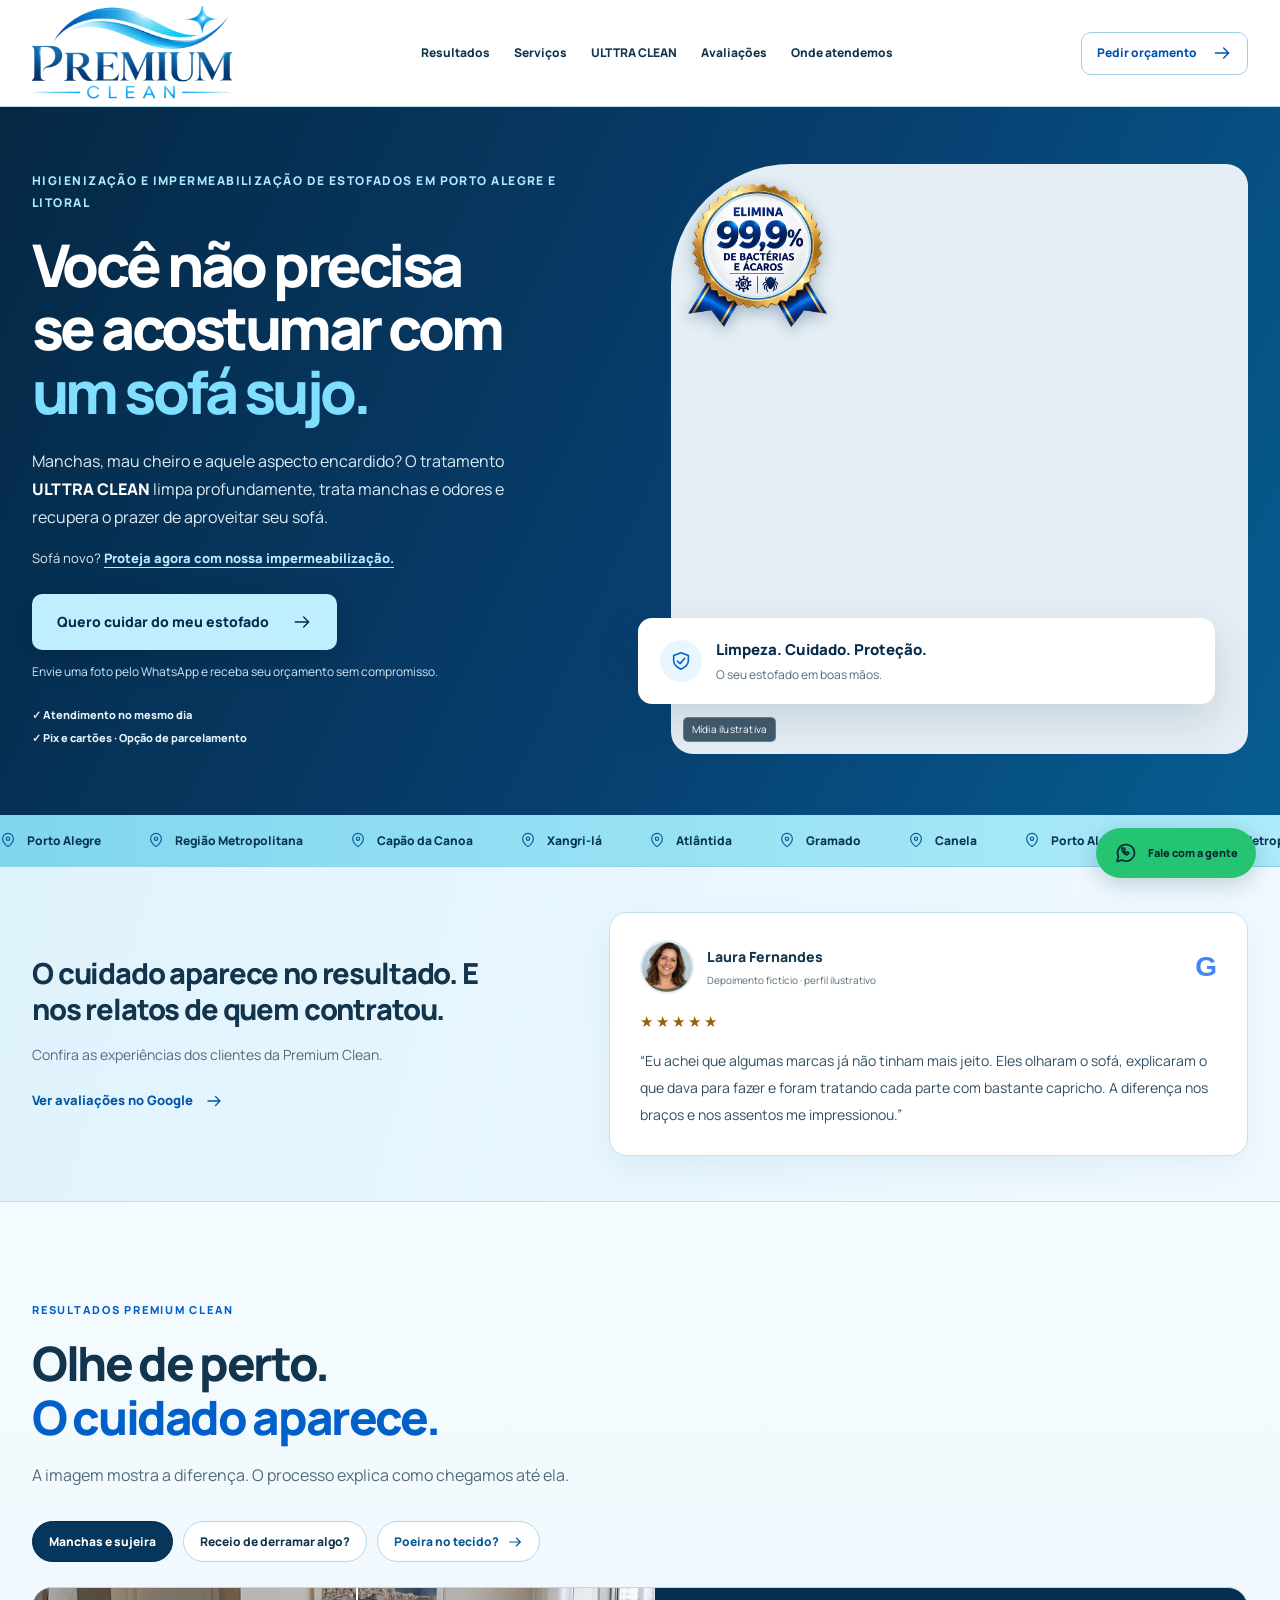
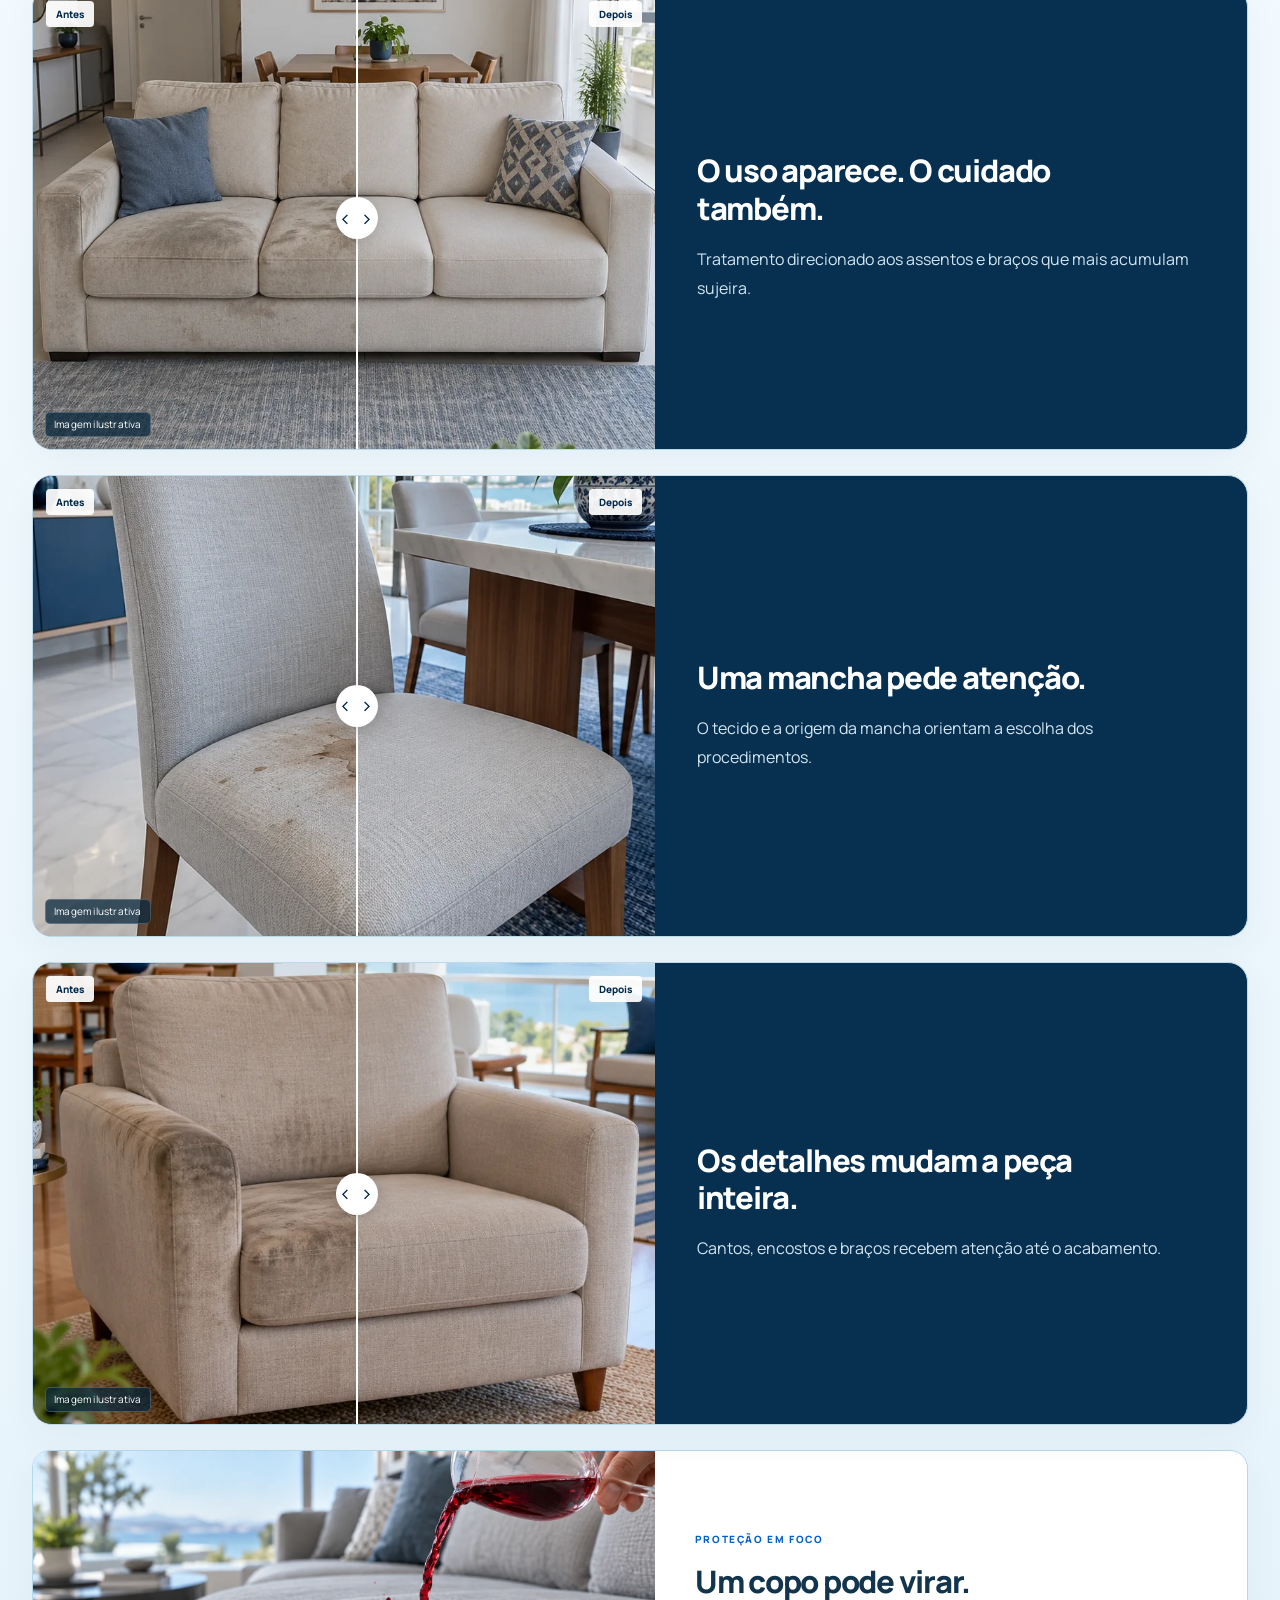
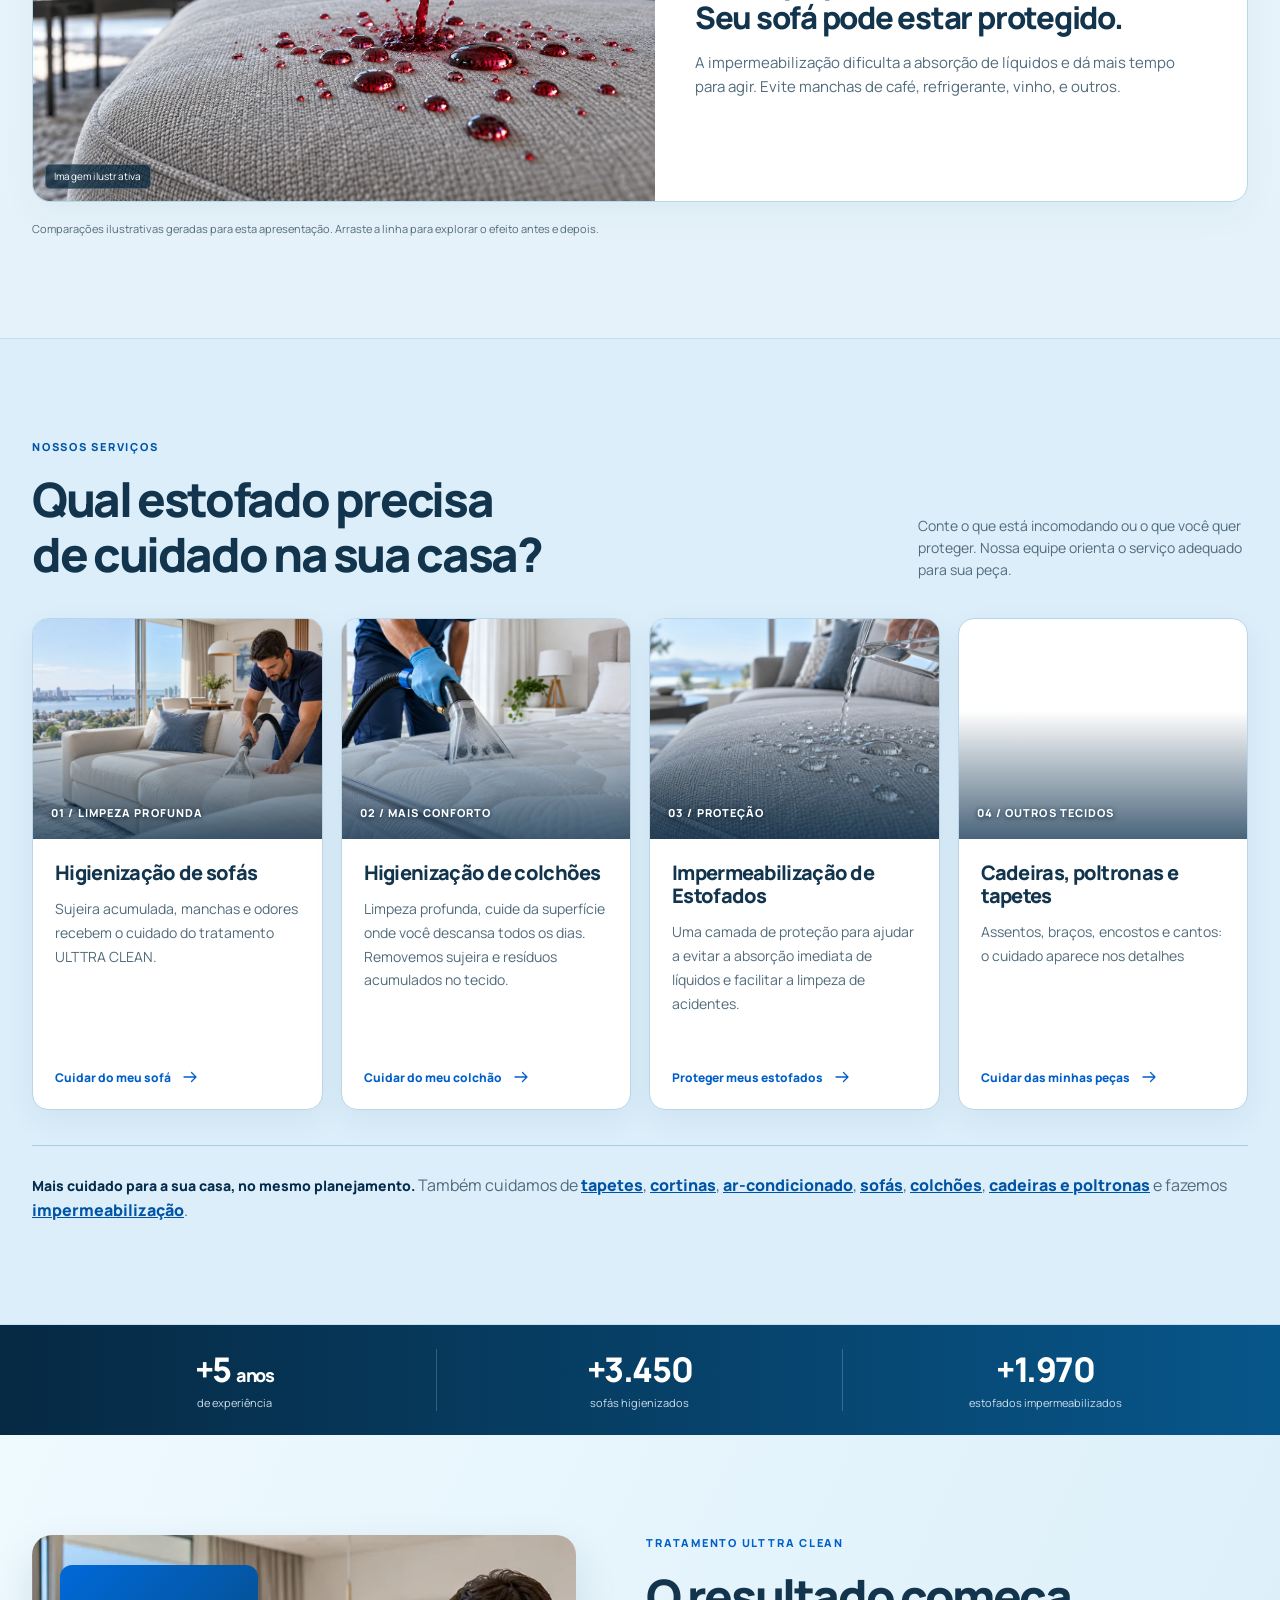
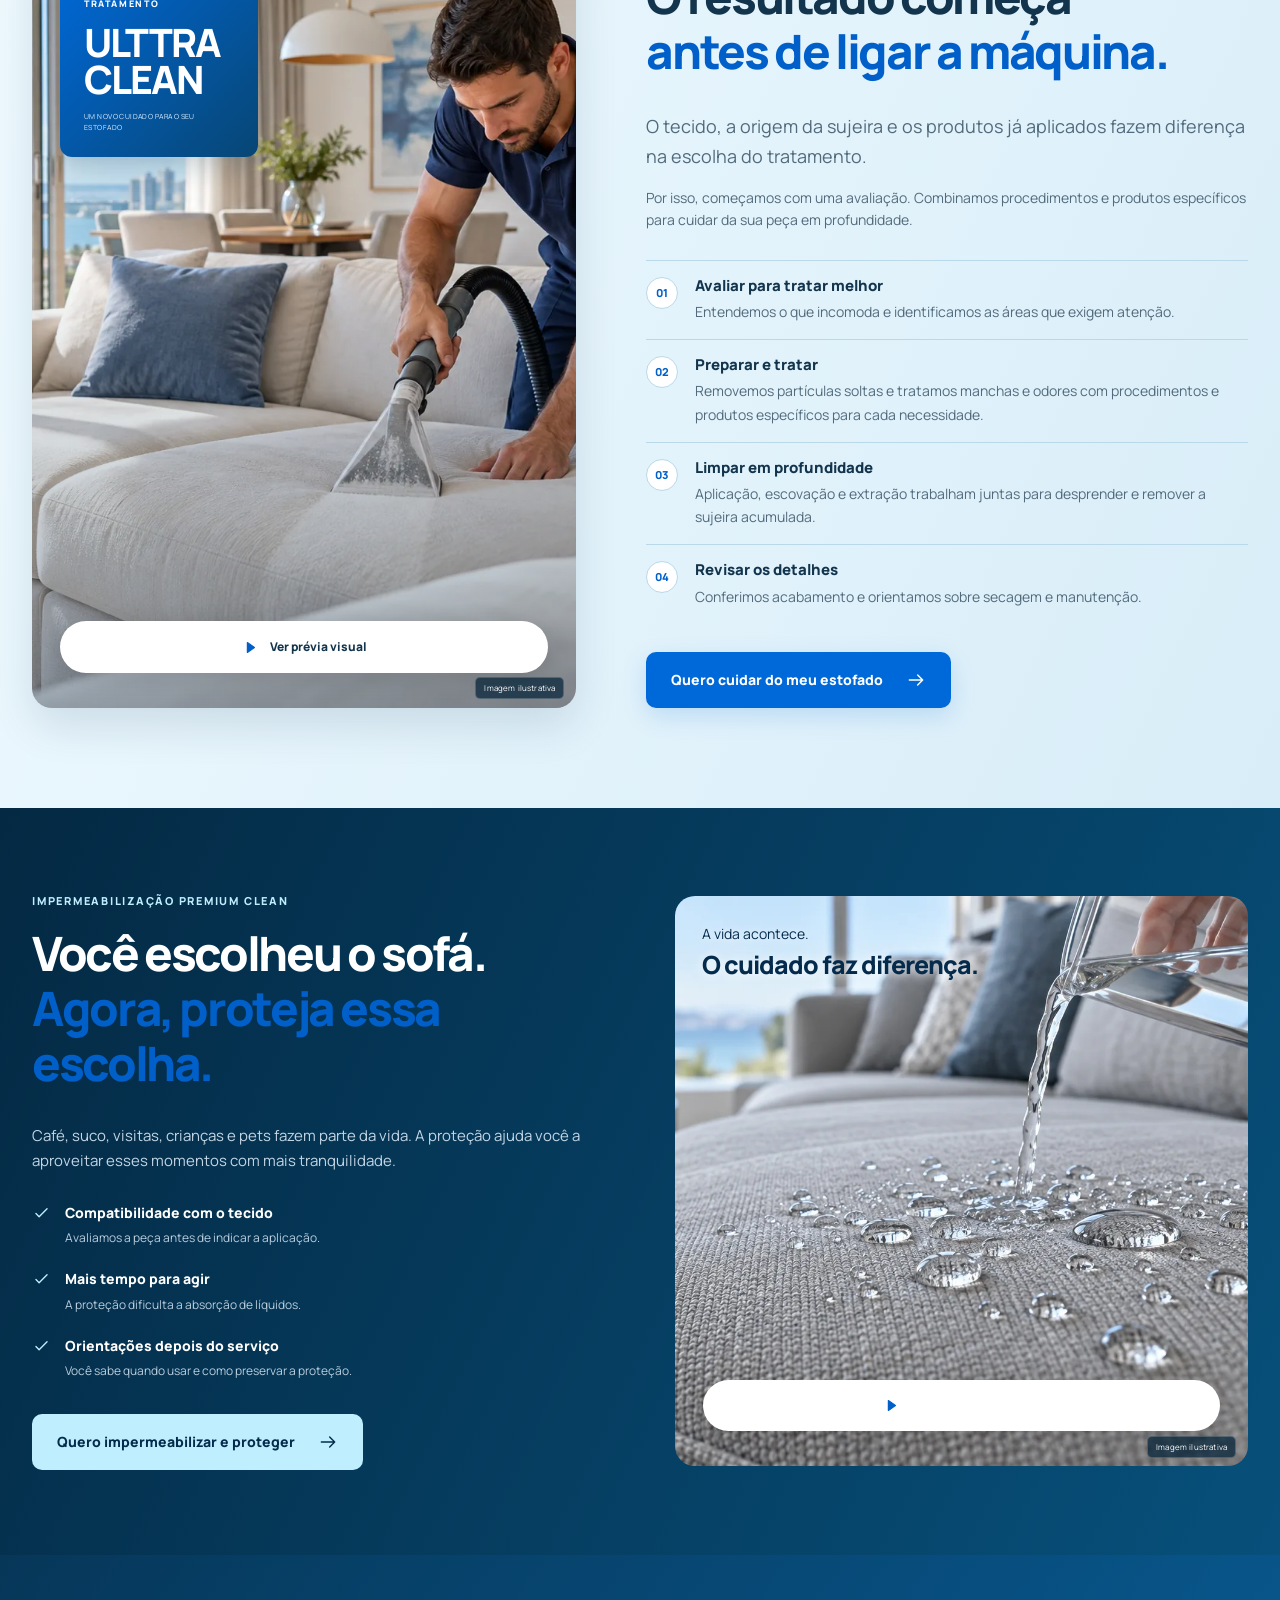
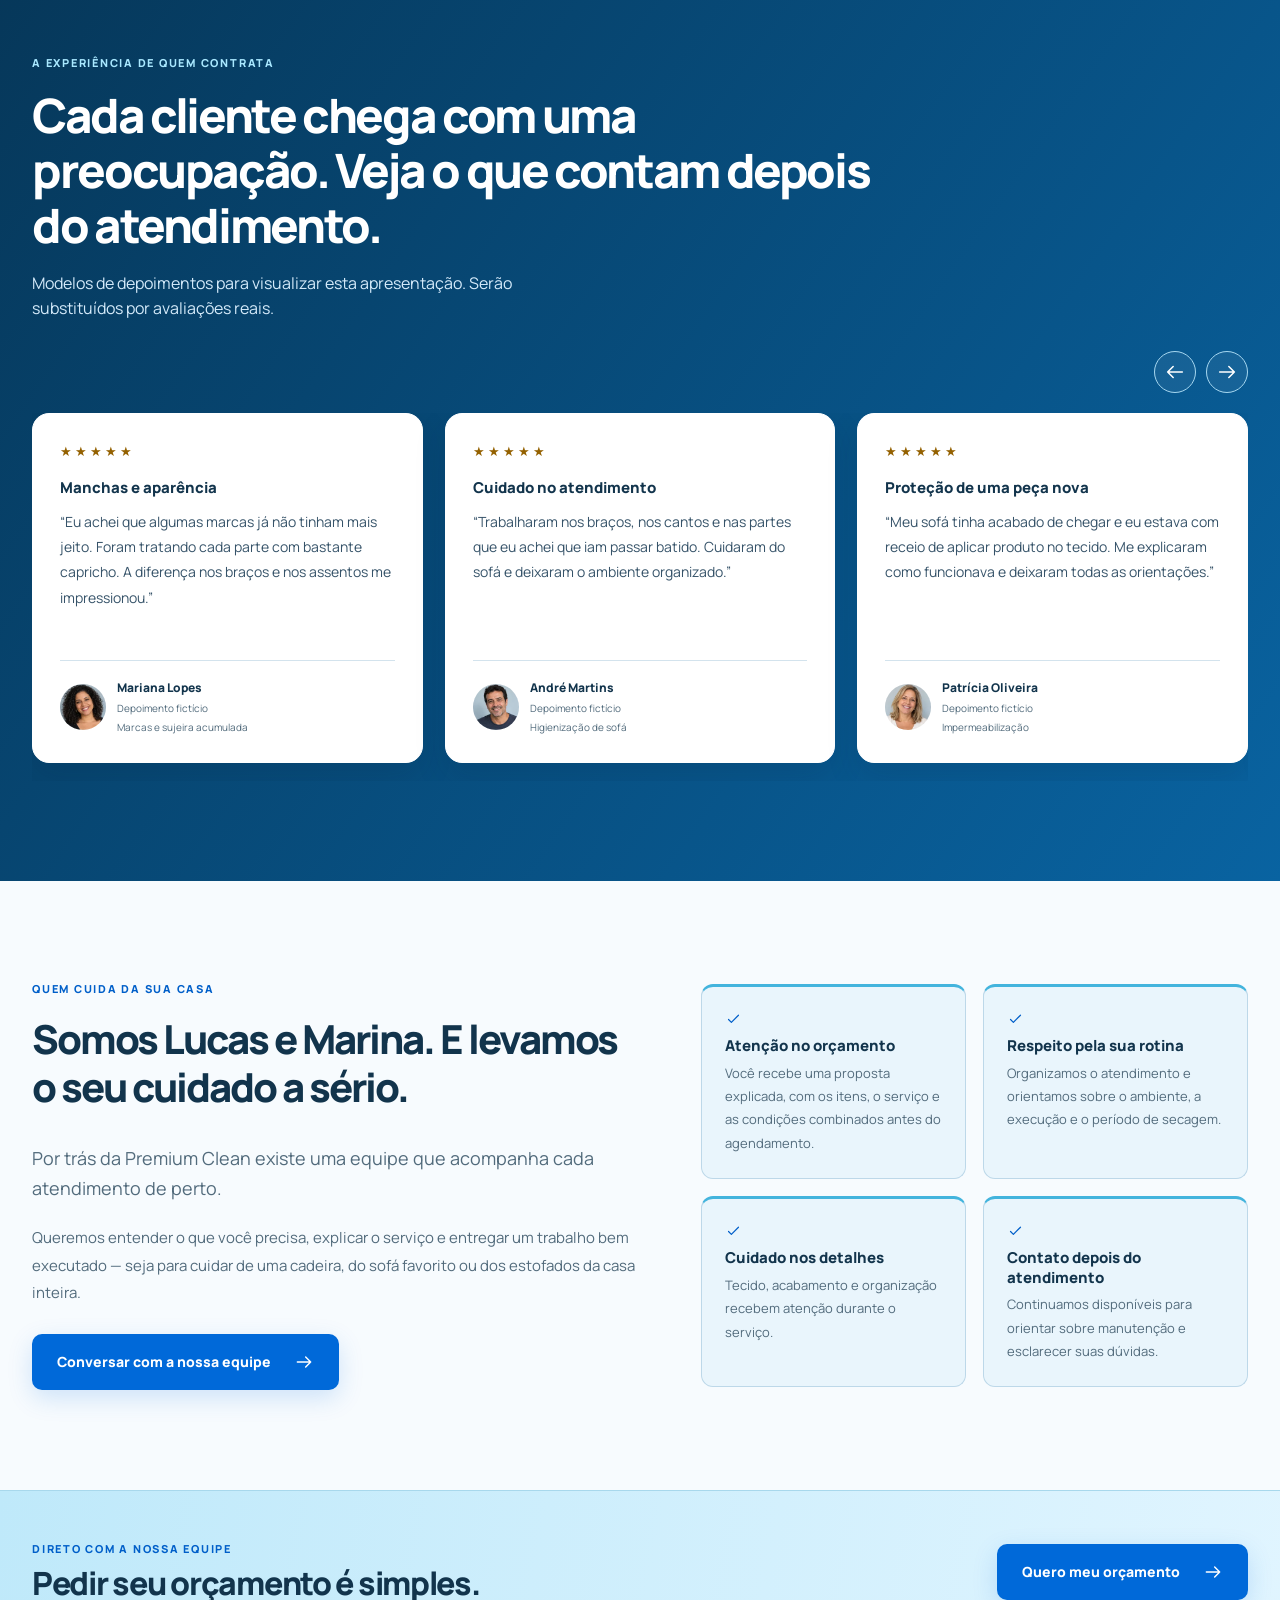
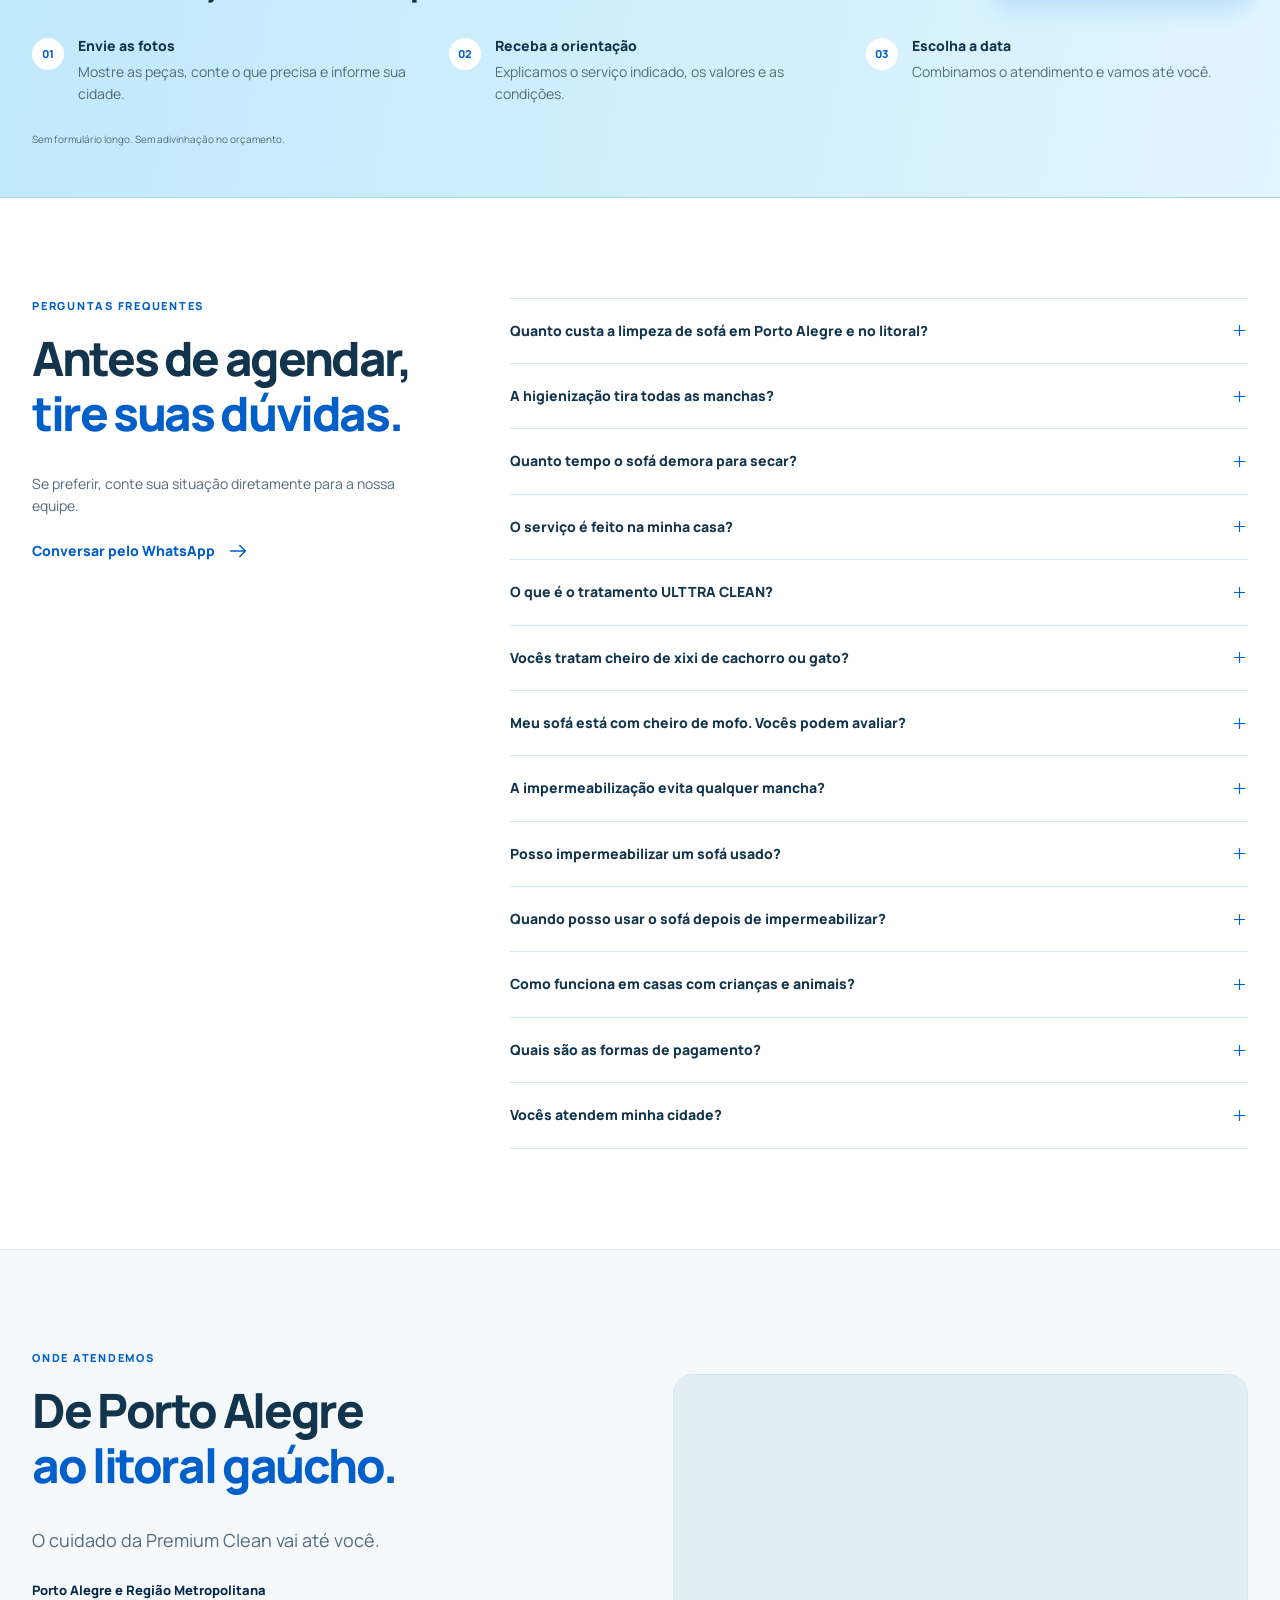
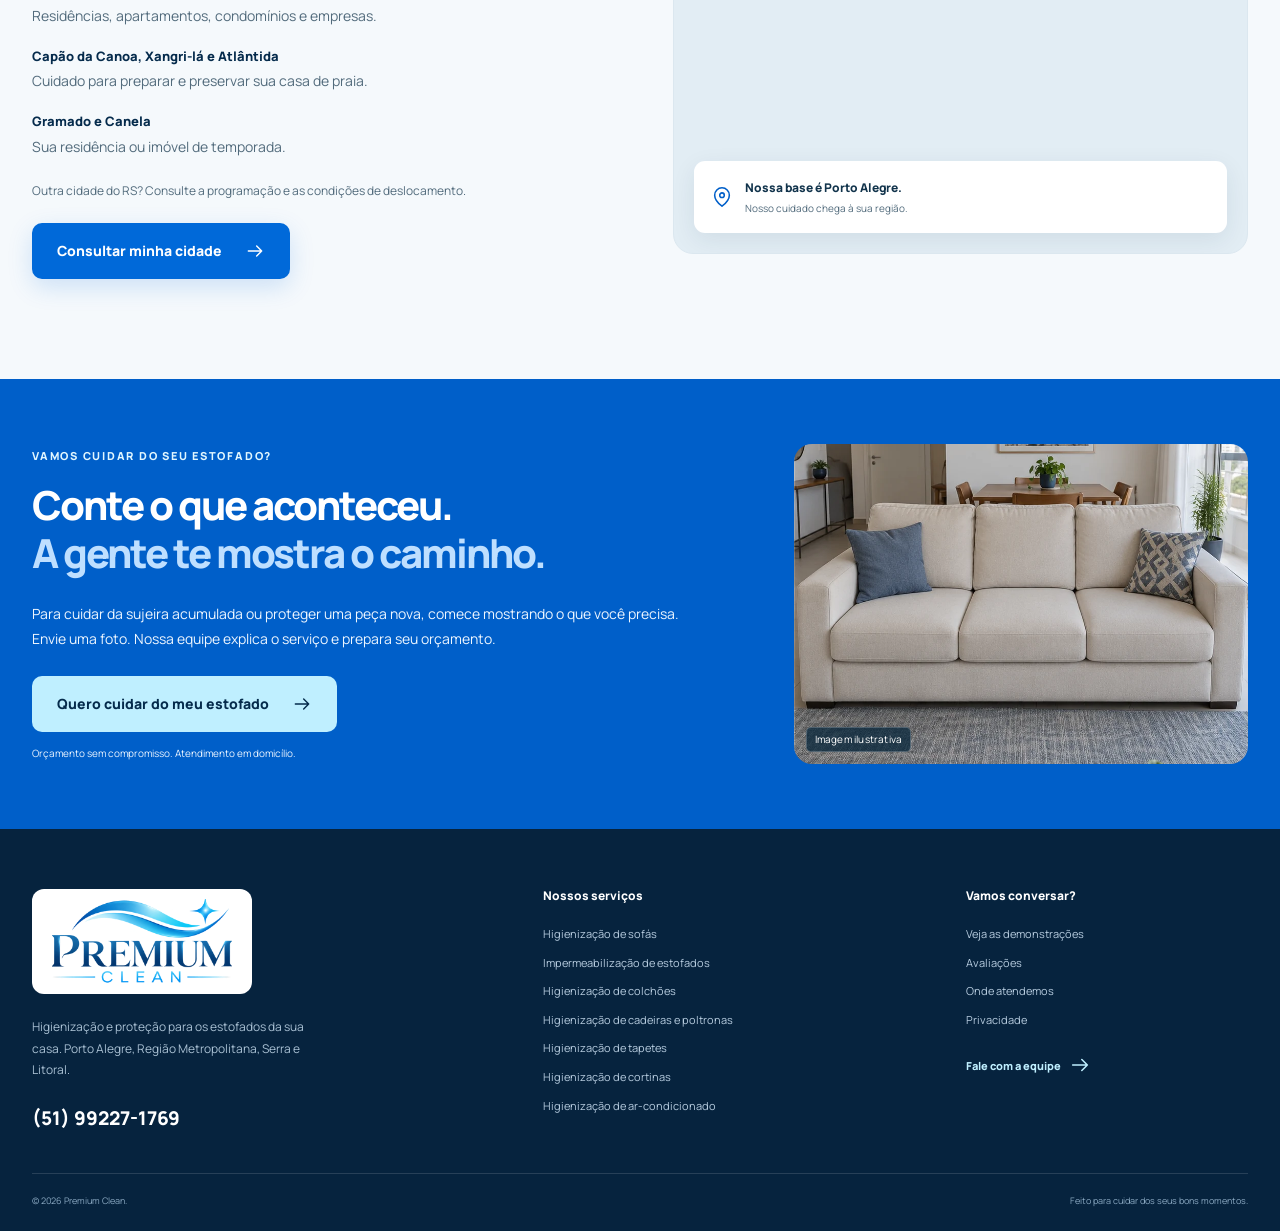
<file: index.html>
<!doctype html><html lang="pt-BR"><head><meta charset="utf-8"><meta name="viewport" content="width=device-width, initial-scale=1"><meta name="theme-color" content="#075be8"><title>Higienização de Estofados em Porto Alegre e Litoral | Premium Clean</title><meta name="description" content="Limpeza de sofás, colchões e cadeiras com ULTTRA CLEAN e impermeabilização. Porto Alegre e Litoral Gaúcho. Peça seu orçamento."><link rel="canonical" href="https://lorensatto.github.io/premiumclean2/"><meta property="og:type" content="website"><meta property="og:locale" content="pt_BR"><meta property="og:title" content="Higienização de Estofados em Porto Alegre e Litoral | Premium Clean"><meta property="og:description" content="Limpeza de sofás, colchões e cadeiras com ULTTRA CLEAN e impermeabilização. Porto Alegre e Litoral Gaúcho. Peça seu orçamento."><meta property="og:url" content="https://lorensatto.github.io/premiumclean2/"><meta property="og:image" content="https://lorensatto.github.io/premiumclean2/higienizacao-sofa.webp"><meta name="twitter:card" content="summary_large_image"><link rel="icon" type="image/png" href="pc-favicon.png"><link rel="apple-touch-icon" href="pc-favicon.png"><link rel="preload" href="pc-manrope-800.woff2" as="font" type="font/woff2" crossorigin><link rel="stylesheet" href="pc-styles.css?v=20261026-2"><script type="application/ld+json">{"@context": "https://schema.org", "@type": "LocalBusiness", "@id": "https://lorensatto.github.io/premiumclean2/#empresa", "name": "Premium Clean", "url": "https://lorensatto.github.io/premiumclean2/", "telephone": "+55-51-99227-1769", "description": "Higienização e impermeabilização de estofados em Porto Alegre e no Litoral Gaúcho", "areaServed": ["Porto Alegre", "Região Metropolitana de Porto Alegre", "Capão da Canoa", "Xangri-lá", "Atlântida", "Gramado", "Canela"], "logo": "https://lorensatto.github.io/premiumclean2/pc-logo.webp"}</script><style>.other-services p b{display:inline}.other-services p a{display:inline;font-size:inherit;text-decoration:underline}.hero-features{flex-direction:column;gap:3px}.hero .media-tag{left:auto;right:18px;top:18px;display:flex;background:#fff;color:#07538a;padding:10px 13px;border-radius:10px;box-shadow:0 3px 16px #06334b30;line-height:1.35;letter-spacing:.02em;font-size:10px}.hero .media-tag .icon{flex:none}@media(max-width:600px){.header .nav{min-height:64px}.header .brand-logo{width:128px;height:60px}.header .nav nav{top:64px}html{scroll-padding-top:70px}.hero .media-tag{font-size:9px;right:12px;top:14px}.hero-features{gap:2px;font-size:11px;line-height:1.5}}.hero .media-tag.clean-seal{display:flex;flex-direction:column;justify-content:center;align-items:center;text-align:center;gap:2px;width:142px;height:142px;padding:12px;border:4px solid #fff;border-radius:50%;background:linear-gradient(145deg,#087fc1,#064b93);color:#fff;box-shadow:0 0 0 3px #0876b2,0 6px 18px #002b5980;line-height:1;letter-spacing:.08em}.clean-seal:before{content:"";position:absolute;inset:7px;border:1px solid #ffffff91;border-radius:50%;pointer-events:none}.clean-seal .seal-top{font-size:10px;font-weight:800}.clean-seal strong{font-size:37px;font-weight:900;letter-spacing:-.05em;line-height:1}.clean-seal strong span{font-size:20px}.clean-seal .seal-bottom{font-size:9px;font-weight:800;line-height:1.25;letter-spacing:.07em}@media(max-width:600px){.hero .media-tag.clean-seal{width:112px;height:112px;right:12px;top:14px;padding:9px}.clean-seal .seal-top{font-size:8px}.clean-seal strong{font-size:29px}.clean-seal strong span{font-size:16px}.clean-seal .seal-bottom{font-size:7.5px}}.region-band .region-track{animation-play-state:paused}.region-band.is-visible .region-track{animation-play-state:running}.region-band.is-visible:hover .region-track{animation-play-state:paused}.hero .seal-seven{position:absolute;z-index:2;top:14px;left:14px;width:145px;height:auto;filter:drop-shadow(0 4px 8px #002b5955)}@media(max-width:600px){.hero .seal-seven{top:10px;left:10px;width:112px}}</style></head><body><a href="#conteudo" class="skip">Pular para o conteúdo</a><header class="header"><div class="wrap nav"><a class="brand" href="index.html"><img class="brand-logo" src="pc-logo.webp" alt="Premium Clean — Higienização e proteção de estofados" width="200" height="95"></a><nav id="navigation" aria-label="Menu principal"><a href="index.html#resultados">Resultados</a><a href="index.html#servicos">Serviços</a><a href="index.html#ulttra">ULTTRA CLEAN</a><a href="index.html#avaliacoes">Avaliações</a><a href="index.html#regioes">Onde atendemos</a></nav><a class="btn btn-outline nav-button" href="https://wa.me/5551992271769?text=Ol%C3%A1%2C%20tudo%20bem%3F%20Vim%20pelo%20site%20e%20gostaria%20de%20higienizar%20meus%20estofados%21" data-wa="geral">Pedir orçamento<svg class="icon" viewBox="0 0 24 24" fill="none" stroke="currentColor" stroke-width="1.7" stroke-linecap="round" stroke-linejoin="round" aria-hidden="true"><path d="M4 12h16M14 6l6 6-6 6"/></svg></a><button class="menu-button" aria-controls="navigation" aria-expanded="false" aria-label="Abrir menu"><svg class="icon" viewBox="0 0 24 24" fill="none" stroke="currentColor" stroke-width="1.7" stroke-linecap="round" stroke-linejoin="round" aria-hidden="true"><path d="M4 7h16M4 12h16M4 17h16"/></svg></button></div></header><main id="conteudo"><section class="hero" id="inicio"><div class="wrap hero-grid"><div class="hero-copy"><span class="eyebrow hero-location">HIGIENIZAÇÃO E IMPERMEABILIZAÇÃO DE ESTOFADOS EM PORTO ALEGRE E LITORAL</span><h1>Você não precisa<br>se acostumar com<br><span>um sofá sujo.</span></h1><p class="hero-lead">Manchas, mau cheiro e aquele aspecto encardido? O tratamento <strong>ULTTRA CLEAN</strong> limpa profundamente, trata manchas e odores e recupera o prazer de aproveitar seu sofá.</p><p class="hero-protect">Sofá novo? <a href="impermeabilizacao-de-estofados.html">Proteja agora com nossa impermeabilização.</a></p><a class="btn btn-blue" href="https://wa.me/5551992271769?text=Ol%C3%A1%2C%20tudo%20bem%3F%20Vim%20pelo%20site%20e%20gostaria%20de%20higienizar%20meus%20estofados%21" data-wa="geral">Quero cuidar do meu estofado<svg class="icon" viewBox="0 0 24 24" fill="none" stroke="currentColor" stroke-width="1.7" stroke-linecap="round" stroke-linejoin="round" aria-hidden="true"><path d="M4 12h16M14 6l6 6-6 6"/></svg></a><p class="microcopy">Envie uma foto pelo WhatsApp e receba seu orçamento sem compromisso.</p><div class="hero-features"><span>✓ Atendimento no mesmo dia</span><span>✓ Pix e cartões · Opção de parcelamento</span></div></div><div class="hero-media"><img src="higienizacao-sofa.webp" alt="Imagem ilustrativa de higienização profissional de sofá" width="1600" height="1000" class="hero-poster" loading="eager" srcset="higienizacao-sofa-mobile.webp 800w, higienizacao-sofa.webp 1600w" sizes="(max-width: 600px) calc(100vw - 36px), 590px" decoding="async" fetchpriority="high"><video class="hero-video" muted loop playsinline preload="none" data-src="pc-hero.mp4" aria-label="Prévia visual ilustrativa da higienização"></video><img class="seal-seven" src="[data-uri]" alt="Elimina 99,9% de bactérias e ácaros" width="500" height="500"><span class="image-label">Mídia ilustrativa</span><div class="hero-float"><span class="float-icon"><svg class="icon" viewBox="0 0 24 24" fill="none" stroke="currentColor" stroke-width="1.7" stroke-linecap="round" stroke-linejoin="round" aria-hidden="true"><path d="m12 3 8 3v6c0 5-8 9-8 9s-8-4-8-9V6Z"/><path d="m8 12 3 3 5-6"/></svg></span><div><b>Limpeza. Cuidado. Proteção.</b><span>O seu estofado em boas mãos.</span></div></div><button class="video-toggle" aria-label="Pausar animação de fundo">Ⅱ</button></div></div></section><div class="region-band" aria-label="Atendemos Porto Alegre, região metropolitana, litoral e serra"><div class="region-track"><div><span><svg class="icon" viewBox="0 0 24 24" fill="none" stroke="currentColor" stroke-width="1.7" stroke-linecap="round" stroke-linejoin="round" aria-hidden="true"><path d="M20 10c0 6-8 12-8 12S4 16 4 10a8 8 0 1 1 16 0Z"/><circle cx="12" cy="10" r="2.5"/></svg>Porto Alegre</span><span><svg class="icon" viewBox="0 0 24 24" fill="none" stroke="currentColor" stroke-width="1.7" stroke-linecap="round" stroke-linejoin="round" aria-hidden="true"><path d="M20 10c0 6-8 12-8 12S4 16 4 10a8 8 0 1 1 16 0Z"/><circle cx="12" cy="10" r="2.5"/></svg>Região Metropolitana</span><span><svg class="icon" viewBox="0 0 24 24" fill="none" stroke="currentColor" stroke-width="1.7" stroke-linecap="round" stroke-linejoin="round" aria-hidden="true"><path d="M20 10c0 6-8 12-8 12S4 16 4 10a8 8 0 1 1 16 0Z"/><circle cx="12" cy="10" r="2.5"/></svg>Capão da Canoa</span><span><svg class="icon" viewBox="0 0 24 24" fill="none" stroke="currentColor" stroke-width="1.7" stroke-linecap="round" stroke-linejoin="round" aria-hidden="true"><path d="M20 10c0 6-8 12-8 12S4 16 4 10a8 8 0 1 1 16 0Z"/><circle cx="12" cy="10" r="2.5"/></svg>Xangri-lá</span><span><svg class="icon" viewBox="0 0 24 24" fill="none" stroke="currentColor" stroke-width="1.7" stroke-linecap="round" stroke-linejoin="round" aria-hidden="true"><path d="M20 10c0 6-8 12-8 12S4 16 4 10a8 8 0 1 1 16 0Z"/><circle cx="12" cy="10" r="2.5"/></svg>Atlântida</span><span><svg class="icon" viewBox="0 0 24 24" fill="none" stroke="currentColor" stroke-width="1.7" stroke-linecap="round" stroke-linejoin="round" aria-hidden="true"><path d="M20 10c0 6-8 12-8 12S4 16 4 10a8 8 0 1 1 16 0Z"/><circle cx="12" cy="10" r="2.5"/></svg>Gramado</span><span><svg class="icon" viewBox="0 0 24 24" fill="none" stroke="currentColor" stroke-width="1.7" stroke-linecap="round" stroke-linejoin="round" aria-hidden="true"><path d="M20 10c0 6-8 12-8 12S4 16 4 10a8 8 0 1 1 16 0Z"/><circle cx="12" cy="10" r="2.5"/></svg>Canela</span></div><div aria-hidden="true"><span><svg class="icon" viewBox="0 0 24 24" fill="none" stroke="currentColor" stroke-width="1.7" stroke-linecap="round" stroke-linejoin="round" aria-hidden="true"><path d="M20 10c0 6-8 12-8 12S4 16 4 10a8 8 0 1 1 16 0Z"/><circle cx="12" cy="10" r="2.5"/></svg>Porto Alegre</span><span><svg class="icon" viewBox="0 0 24 24" fill="none" stroke="currentColor" stroke-width="1.7" stroke-linecap="round" stroke-linejoin="round" aria-hidden="true"><path d="M20 10c0 6-8 12-8 12S4 16 4 10a8 8 0 1 1 16 0Z"/><circle cx="12" cy="10" r="2.5"/></svg>Região Metropolitana</span><span><svg class="icon" viewBox="0 0 24 24" fill="none" stroke="currentColor" stroke-width="1.7" stroke-linecap="round" stroke-linejoin="round" aria-hidden="true"><path d="M20 10c0 6-8 12-8 12S4 16 4 10a8 8 0 1 1 16 0Z"/><circle cx="12" cy="10" r="2.5"/></svg>Capão da Canoa</span><span><svg class="icon" viewBox="0 0 24 24" fill="none" stroke="currentColor" stroke-width="1.7" stroke-linecap="round" stroke-linejoin="round" aria-hidden="true"><path d="M20 10c0 6-8 12-8 12S4 16 4 10a8 8 0 1 1 16 0Z"/><circle cx="12" cy="10" r="2.5"/></svg>Xangri-lá</span><span><svg class="icon" viewBox="0 0 24 24" fill="none" stroke="currentColor" stroke-width="1.7" stroke-linecap="round" stroke-linejoin="round" aria-hidden="true"><path d="M20 10c0 6-8 12-8 12S4 16 4 10a8 8 0 1 1 16 0Z"/><circle cx="12" cy="10" r="2.5"/></svg>Atlântida</span><span><svg class="icon" viewBox="0 0 24 24" fill="none" stroke="currentColor" stroke-width="1.7" stroke-linecap="round" stroke-linejoin="round" aria-hidden="true"><path d="M20 10c0 6-8 12-8 12S4 16 4 10a8 8 0 1 1 16 0Z"/><circle cx="12" cy="10" r="2.5"/></svg>Gramado</span><span><svg class="icon" viewBox="0 0 24 24" fill="none" stroke="currentColor" stroke-width="1.7" stroke-linecap="round" stroke-linejoin="round" aria-hidden="true"><path d="M20 10c0 6-8 12-8 12S4 16 4 10a8 8 0 1 1 16 0Z"/><circle cx="12" cy="10" r="2.5"/></svg>Canela</span></div></div></div><section class="trust-strip"><div class="wrap trust-grid"><div class="trust-intro"><h2>O cuidado aparece no resultado. E nos relatos de quem contratou.</h2><p>Confira as experiências dos clientes da Premium Clean.</p><a class="trust-google" href="https://www.google.com/maps/search/?api=1&amp;query=Premium%20Clean%20Porto%20Alegre" target="_blank" rel="noopener noreferrer">Ver avaliações no Google <svg class="icon" viewBox="0 0 24 24" fill="none" stroke="currentColor" stroke-width="1.7" stroke-linecap="round" stroke-linejoin="round" aria-hidden="true"><path d="M4 12h16M14 6l6 6-6 6"/></svg></a></div><article class="featured-review"><div class="featured-review-top"><div class="review-identity"><img src="pc-cliente-1.webp" alt="Retrato fictício de Laura Fernandes" width="72" height="72" loading="lazy"><div><b>Laura Fernandes</b><small>Depoimento fictício · perfil ilustrativo</small></div></div><span class="google-g" aria-hidden="true">G</span></div><span class="stars" aria-label="Cinco estrelas ilustrativas">★★★★★</span><blockquote>“Eu achei que algumas marcas já não tinham mais jeito. Eles olharam o sofá, explicaram o que dava para fazer e foram tratando cada parte com bastante capricho. A diferença nos braços e nos assentos me impressionou.”</blockquote></article></div></section><section class="section results" id="resultados"><div class="wrap"><div class="section-title "><span class="eyebrow">RESULTADOS PREMIUM CLEAN</span><h2>Olhe de perto.<br><span>O cuidado aparece.</span></h2><p>A imagem mostra a diferença. O processo explica como chegamos até ela.</p></div><div class="need-tabs" role="group" aria-label="Veja a demonstração para sua necessidade"><button class="active" data-filter="higienizacao" aria-pressed="true">Manchas e sujeira</button><button data-filter="impermeabilizacao" aria-pressed="false">Receio de derramar algo?</button><a href="higienizacao-de-colchoes.html">Poeira no tecido?<svg class="icon" viewBox="0 0 24 24" fill="none" stroke="currentColor" stroke-width="1.7" stroke-linecap="round" stroke-linejoin="round" aria-hidden="true"><path d="M4 12h16M14 6l6 6-6 6"/></svg></a></div><div id="result-clean" class="result-grid"><article class="result-card"><div class="comparison" style="--position:52%"><div class="compare-layer compare-after"><img src="pc-antes-depois-sofa.webp" alt="Ilustração da peça após a limpeza" width="1600" height="1000" class="" loading="lazy" decoding="async"></div><div class="compare-layer compare-before"><img src="pc-antes-depois-sofa.webp" alt="Ilustração da peça antes da limpeza" width="1600" height="1000" class="" loading="lazy" decoding="async"></div><span class="compare-label before">Antes</span><span class="compare-label after">Depois</span><div class="compare-handle">‹ ›</div><input type="range" min="0" max="100" value="52" aria-label="Comparar antes e depois: O uso aparece. O cuidado também."><span class="image-label">Imagem ilustrativa</span></div><div class="result-text"><h3>O uso aparece. O cuidado também.</h3><p>Tratamento direcionado aos assentos e braços que mais acumulam sujeira.</p></div></article><article class="result-card"><div class="comparison" style="--position:52%"><div class="compare-layer compare-after"><img src="pc-antes-depois-cadeira.webp" alt="Ilustração da peça após a limpeza" width="1600" height="1000" class="" loading="lazy" decoding="async"></div><div class="compare-layer compare-before"><img src="pc-antes-depois-cadeira.webp" alt="Ilustração da peça antes da limpeza" width="1600" height="1000" class="" loading="lazy" decoding="async"></div><span class="compare-label before">Antes</span><span class="compare-label after">Depois</span><div class="compare-handle">‹ ›</div><input type="range" min="0" max="100" value="52" aria-label="Comparar antes e depois: Uma mancha pede atenção."><span class="image-label">Imagem ilustrativa</span></div><div class="result-text"><h3>Uma mancha pede atenção.</h3><p>O tecido e a origem da mancha orientam a escolha dos procedimentos.</p></div></article><article class="result-card"><div class="comparison" style="--position:52%"><div class="compare-layer compare-after"><img src="pc-antes-depois-poltrona.webp" alt="Ilustração da peça após a limpeza" width="1600" height="1000" class="" loading="lazy" decoding="async"></div><div class="compare-layer compare-before"><img src="pc-antes-depois-poltrona.webp" alt="Ilustração da peça antes da limpeza" width="1600" height="1000" class="" loading="lazy" decoding="async"></div><span class="compare-label before">Antes</span><span class="compare-label after">Depois</span><div class="compare-handle">‹ ›</div><input type="range" min="0" max="100" value="52" aria-label="Comparar antes e depois: Os detalhes mudam a peça inteira."><span class="image-label">Imagem ilustrativa</span></div><div class="result-text"><h3>Os detalhes mudam a peça inteira.</h3><p>Cantos, encostos e braços recebem atenção até o acabamento.</p></div></article></div><div class="result-protection" id="result-protect"><div><img src="impermeabilizacao-vinho.webp" alt="Demonstração ilustrativa de gotas sobre tecido protegido" width="1600" height="1000" class="" loading="lazy" decoding="async"><span class="image-label">Imagem ilustrativa</span></div><div><span class="eyebrow">PROTEÇÃO EM FOCO</span><h3>Um copo pode virar.<br>Seu sofá pode estar protegido.</h3><p>A impermeabilização dificulta a absorção de líquidos e dá mais tempo para agir. Evite manchas de café, refrigerante, vinho, e outros.</p></div></div><p class="section-footnote">Comparações ilustrativas geradas para esta apresentação. Arraste a linha para explorar o efeito antes e depois.</p></div></section><section class="section services" id="servicos"><div class="wrap"><div class="split-head"><div class="section-title "><span class="eyebrow">NOSSOS SERVIÇOS</span><h2>Qual estofado precisa<br>de cuidado na sua casa?</h2></div><p>Conte o que está incomodando ou o que você quer proteger. Nossa equipe orienta o serviço adequado para sua peça.</p></div><div class="service-grid"><article class="service-card"><a class="service-image" href="https://wa.me/5551992271769?text=Ol%C3%A1%2C%20tudo%20bem%3F%20Vim%20pelo%20site%20e%20gostaria%20de%20higienizar%20meus%20estofados%21" data-wa="higienizacao" aria-label="Pedir orçamento: Higienização de sofás"><img src="higienizacao-sofa.webp" alt="Imagem ilustrativa — Higienização de sofás" width="1600" height="1000" loading="lazy" decoding="async"><span class="service-number">01 / LIMPEZA PROFUNDA</span></a><div class="service-body"><h3><a href="https://wa.me/5551992271769?text=Ol%C3%A1%2C%20tudo%20bem%3F%20Vim%20pelo%20site%20e%20gostaria%20de%20higienizar%20meus%20estofados%21" data-wa="higienizacao">Higienização de sofás</a></h3><p>Sujeira acumulada, manchas e odores recebem o cuidado do tratamento ULTTRA CLEAN.</p><a class="service-link" href="https://wa.me/5551992271769?text=Ol%C3%A1%2C%20tudo%20bem%3F%20Vim%20pelo%20site%20e%20gostaria%20de%20higienizar%20meus%20estofados%21" data-wa="higienizacao">Cuidar do meu sofá<svg class="icon" viewBox="0 0 24 24" fill="none" stroke="currentColor" stroke-width="1.7" stroke-linecap="round" stroke-linejoin="round" aria-hidden="true"><path d="M4 12h16M14 6l6 6-6 6"/></svg></a></div></article><article class="service-card"><a class="service-image" href="https://wa.me/5551992271769?text=Ol%C3%A1%2C%20tudo%20bem%3F%20Vim%20pelo%20site%20e%20gostaria%20de%20higienizar%20meus%20estofados%21" data-wa="higienizacao" aria-label="Pedir orçamento: Higienização de colchões"><img src="higienizacao-colchao.webp" alt="Imagem ilustrativa — Higienização de colchões" width="1600" height="1000" loading="lazy" decoding="async"><span class="service-number">02 / MAIS CONFORTO</span></a><div class="service-body"><h3><a href="https://wa.me/5551992271769?text=Ol%C3%A1%2C%20tudo%20bem%3F%20Vim%20pelo%20site%20e%20gostaria%20de%20higienizar%20meus%20estofados%21" data-wa="higienizacao">Higienização de colchões</a></h3><p>Limpeza profunda, cuide da superfície onde você descansa todos os dias. Removemos sujeira e resíduos acumulados no tecido.</p><a class="service-link" href="https://wa.me/5551992271769?text=Ol%C3%A1%2C%20tudo%20bem%3F%20Vim%20pelo%20site%20e%20gostaria%20de%20higienizar%20meus%20estofados%21" data-wa="higienizacao">Cuidar do meu colchão<svg class="icon" viewBox="0 0 24 24" fill="none" stroke="currentColor" stroke-width="1.7" stroke-linecap="round" stroke-linejoin="round" aria-hidden="true"><path d="M4 12h16M14 6l6 6-6 6"/></svg></a></div></article><article class="service-card"><a class="service-image" href="https://wa.me/5551992271769?text=Ol%C3%A1%2C%20tudo%20bem%3F%20Vim%20pelo%20site%20e%20gostaria%20de%20impermeabilizar%20meus%20estofados%21" data-wa="impermeabilizacao" aria-label="Pedir orçamento: Impermeabilização de Estofados"><img src="impermeabilizacao.webp" alt="Imagem ilustrativa — Impermeabilização de Estofados" width="1600" height="1000" loading="lazy" decoding="async"><span class="service-number">03 / PROTEÇÃO</span></a><div class="service-body"><h3><a href="https://wa.me/5551992271769?text=Ol%C3%A1%2C%20tudo%20bem%3F%20Vim%20pelo%20site%20e%20gostaria%20de%20impermeabilizar%20meus%20estofados%21" data-wa="impermeabilizacao">Impermeabilização de Estofados</a></h3><p>Uma camada de proteção para ajudar a evitar a absorção imediata de líquidos e facilitar a limpeza de acidentes.</p><a class="service-link" href="https://wa.me/5551992271769?text=Ol%C3%A1%2C%20tudo%20bem%3F%20Vim%20pelo%20site%20e%20gostaria%20de%20impermeabilizar%20meus%20estofados%21" data-wa="impermeabilizacao">Proteger meus estofados<svg class="icon" viewBox="0 0 24 24" fill="none" stroke="currentColor" stroke-width="1.7" stroke-linecap="round" stroke-linejoin="round" aria-hidden="true"><path d="M4 12h16M14 6l6 6-6 6"/></svg></a></div></article><article class="service-card"><a class="service-image" href="https://wa.me/5551992271769?text=Ol%C3%A1%2C%20tudo%20bem%3F%20Vim%20pelo%20site%20e%20gostaria%20de%20higienizar%20meus%20estofados%21" data-wa="higienizacao" aria-label="Pedir orçamento: Cadeiras, poltronas e tapetes"><img src="higienizacao-tapete.webp" alt="Imagem ilustrativa — Cadeiras, poltronas e tapetes" width="1600" height="1000" loading="lazy" decoding="async"><span class="service-number">04 / OUTROS TECIDOS</span></a><div class="service-body"><h3><a href="https://wa.me/5551992271769?text=Ol%C3%A1%2C%20tudo%20bem%3F%20Vim%20pelo%20site%20e%20gostaria%20de%20higienizar%20meus%20estofados%21" data-wa="higienizacao">Cadeiras, poltronas e tapetes</a></h3><p>Assentos, braços, encostos e cantos: o cuidado aparece nos detalhes</p><a class="service-link" href="https://wa.me/5551992271769?text=Ol%C3%A1%2C%20tudo%20bem%3F%20Vim%20pelo%20site%20e%20gostaria%20de%20higienizar%20meus%20estofados%21" data-wa="higienizacao">Cuidar das minhas peças<svg class="icon" viewBox="0 0 24 24" fill="none" stroke="currentColor" stroke-width="1.7" stroke-linecap="round" stroke-linejoin="round" aria-hidden="true"><path d="M4 12h16M14 6l6 6-6 6"/></svg></a></div></article></div><div class="other-services"><p><b>Mais cuidado para a sua casa, no mesmo planejamento.</b> Também cuidamos de <a href="higienizacao-de-tapetes.html">tapetes</a>, <a href="higienizacao-de-cortinas.html">cortinas</a>, <a href="higienizacao-de-ar-condicionado.html">ar-condicionado</a>, <a href="higienizacao-de-sofas.html">sofás</a>, <a href="higienizacao-de-colchoes.html">colchões</a>, <a href="higienizacao-de-cadeiras-e-poltronas.html">cadeiras e poltronas</a> e fazemos <a href="impermeabilizacao-de-estofados.html">impermeabilização</a>.</p></div></div></section><section class="numbers" aria-label="Experiência da Premium Clean"><div class="wrap number-grid"><div><strong>+5<span>anos</span></strong><small>de experiência</small></div><div><strong>+3.450</strong><small>sofás higienizados</small></div><div><strong>+1.970</strong><small>estofados impermeabilizados</small></div></div></section><section class="section treatment" id="ulttra"><div class="wrap treatment-grid"><div class="treatment-photo"><img src="higienizacao-sofa.webp" alt="Imagem ilustrativa de extração durante a higienização" width="1600" height="1000" class="" loading="lazy" decoding="async"><span class="image-label">Imagem ilustrativa</span><div class="ulttra-stamp"><span>TRATAMENTO</span><b>ULTTRA<br>CLEAN</b><small>UM NOVO CUIDADO PARA O SEU ESTOFADO</small></div><button class="video-pill" data-video="pc-hero.mp4"><svg class="icon" viewBox="0 0 24 24" fill="none" stroke="currentColor" stroke-width="1.7" stroke-linecap="round" stroke-linejoin="round" aria-hidden="true"><path d="m9 5 10 7-10 7z"/></svg>Ver prévia visual</button></div><div><div class="section-title "><span class="eyebrow">TRATAMENTO ULTTRA CLEAN</span><h2>O resultado começa<br><span>antes de ligar a máquina.</span></h2></div><p class="lead">O tecido, a origem da sujeira e os produtos já aplicados fazem diferença na escolha do tratamento.</p><p>Por isso, começamos com uma avaliação. Combinamos procedimentos e produtos específicos para cuidar da sua peça em profundidade.</p><ol class="process-steps"><li><span>01</span><div><h3>Avaliar para tratar melhor</h3><p>Entendemos o que incomoda e identificamos as áreas que exigem atenção.</p></div></li><li><span>02</span><div><h3>Preparar e tratar</h3><p>Removemos partículas soltas e tratamos manchas e odores com procedimentos e produtos específicos para cada necessidade.</p></div></li><li><span>03</span><div><h3>Limpar em profundidade</h3><p>Aplicação, escovação e extração trabalham juntas para desprender e remover a sujeira acumulada.</p></div></li><li><span>04</span><div><h3>Revisar os detalhes</h3><p>Conferimos acabamento e orientamos sobre secagem e manutenção.</p></div></li></ol><a class="btn btn-blue" href="https://wa.me/5551992271769?text=Ol%C3%A1%2C%20tudo%20bem%3F%20Vim%20pelo%20site%20e%20gostaria%20de%20higienizar%20meus%20estofados%21" data-wa="geral">Quero cuidar do meu estofado<svg class="icon" viewBox="0 0 24 24" fill="none" stroke="currentColor" stroke-width="1.7" stroke-linecap="round" stroke-linejoin="round" aria-hidden="true"><path d="M4 12h16M14 6l6 6-6 6"/></svg></a></div></div></section><section class="protection-section" id="protecao"><div class="wrap protection-grid"><div><div class="section-title light-title"><span class="eyebrow">IMPERMEABILIZAÇÃO PREMIUM CLEAN</span><h2>Você escolheu o sofá.<br><span>Agora, proteja essa escolha.</span></h2></div><p class="lead">Café, suco, visitas, crianças e pets fazem parte da vida. A proteção ajuda você a aproveitar esses momentos com mais tranquilidade.</p><ul class="feature-list"><li><svg class="icon" viewBox="0 0 24 24" fill="none" stroke="currentColor" stroke-width="1.7" stroke-linecap="round" stroke-linejoin="round" aria-hidden="true"><path d="m5 12 4 4L19 6"/></svg><span><b>Compatibilidade com o tecido</b>Avaliamos a peça antes de indicar a aplicação.</span></li><li><svg class="icon" viewBox="0 0 24 24" fill="none" stroke="currentColor" stroke-width="1.7" stroke-linecap="round" stroke-linejoin="round" aria-hidden="true"><path d="m5 12 4 4L19 6"/></svg><span><b>Mais tempo para agir</b>A proteção dificulta a absorção de líquidos.</span></li><li><svg class="icon" viewBox="0 0 24 24" fill="none" stroke="currentColor" stroke-width="1.7" stroke-linecap="round" stroke-linejoin="round" aria-hidden="true"><path d="m5 12 4 4L19 6"/></svg><span><b>Orientações depois do serviço</b>Você sabe quando usar e como preservar a proteção.</span></li></ul><a class="btn btn-lime" href="https://wa.me/5551992271769?text=Ol%C3%A1%2C%20tudo%20bem%3F%20Vim%20pelo%20site%20e%20gostaria%20de%20impermeabilizar%20meus%20estofados%21" data-wa="impermeabilização">Quero impermeabilizar e proteger<svg class="icon" viewBox="0 0 24 24" fill="none" stroke="currentColor" stroke-width="1.7" stroke-linecap="round" stroke-linejoin="round" aria-hidden="true"><path d="M4 12h16M14 6l6 6-6 6"/></svg></a></div><div class="protect-photo"><img src="impermeabilizacao.webp" alt="Ilustração de água formando gotas sobre tecido impermeabilizado" width="1600" height="1000" class="" loading="lazy" decoding="async"><span class="image-label">Imagem ilustrativa</span><button class="video-pill" data-video="pc-protecao.mp4"><svg class="icon" viewBox="0 0 24 24" fill="none" stroke="currentColor" stroke-width="1.7" stroke-linecap="round" stroke-linejoin="round" aria-hidden="true"><path d="m9 5 10 7-10 7z"/></svg>Ver prévia da proteção</button><span class="protect-caption">A vida acontece.<b>O cuidado faz diferença.</b></span></div></div></section><section class="section" id="avaliacoes"><div class="wrap"><div class="section-title "><span class="eyebrow">A EXPERIÊNCIA DE QUEM CONTRATA</span><h2>Cada cliente chega com uma preocupação. Veja o que contam depois do atendimento.</h2><p>Modelos de depoimentos para visualizar esta apresentação. Serão substituídos por avaliações reais.</p></div><div class="review-actions"><button class="prev" data-review-dir="-1" aria-label="Ver depoimentos anteriores"><svg class="icon" viewBox="0 0 24 24" fill="none" stroke="currentColor" stroke-width="1.7" stroke-linecap="round" stroke-linejoin="round" aria-hidden="true"><path d="M4 12h16M14 6l6 6-6 6"/></svg></button><button data-review-dir="1" aria-label="Ver próximos depoimentos"><svg class="icon" viewBox="0 0 24 24" fill="none" stroke="currentColor" stroke-width="1.7" stroke-linecap="round" stroke-linejoin="round" aria-hidden="true"><path d="M4 12h16M14 6l6 6-6 6"/></svg></button></div><div class="review-grid" tabindex="0" role="region" aria-label="Depoimentos fictícios para demonstração"><article class="review-card"><span class="stars" aria-label="Cinco estrelas ilustrativas">★★★★★</span><h3>Manchas e aparência</h3><blockquote>“Eu achei que algumas marcas já não tinham mais jeito. Foram tratando cada parte com bastante capricho. A diferença nos braços e nos assentos me impressionou.”</blockquote><div class="review-person"><img class="avatar-photo" src="pc-cliente-2.webp" alt="Retrato fictício de Mariana Lopes" width="48" height="48" loading="lazy"><div><b>Mariana Lopes</b><em>Depoimento fictício</em><small>Marcas e sujeira acumulada</small></div></div></article><article class="review-card"><span class="stars" aria-label="Cinco estrelas ilustrativas">★★★★★</span><h3>Cuidado no atendimento</h3><blockquote>“Trabalharam nos braços, nos cantos e nas partes que eu achei que iam passar batido. Cuidaram do sofá e deixaram o ambiente organizado.”</blockquote><div class="review-person"><img class="avatar-photo" src="pc-cliente-3.webp" alt="Retrato fictício de André Martins" width="48" height="48" loading="lazy"><div><b>André Martins</b><em>Depoimento fictício</em><small>Higienização de sofá</small></div></div></article><article class="review-card"><span class="stars" aria-label="Cinco estrelas ilustrativas">★★★★★</span><h3>Proteção de uma peça nova</h3><blockquote>“Meu sofá tinha acabado de chegar e eu estava com receio de aplicar produto no tecido. Me explicaram como funcionava e deixaram todas as orientações.”</blockquote><div class="review-person"><img class="avatar-photo" src="pc-cliente-4.webp" alt="Retrato fictício de Patrícia Oliveira" width="48" height="48" loading="lazy"><div><b>Patrícia Oliveira</b><em>Depoimento fictício</em><small>Impermeabilização</small></div></div></article><article class="review-card"><span class="stars" aria-label="Cinco estrelas ilustrativas">★★★★★</span><h3>Atendimento de várias peças</h3><blockquote>“Comecei pelo sofá e aproveitei para ver o colchão e as poltronas. Me explicaram o que cada peça precisava e os valores separados.”</blockquote><div class="review-person"><img class="avatar-photo" src="pc-cliente-5.webp" alt="Retrato fictício de Camila Souza" width="48" height="48" loading="lazy"><div><b>Camila Souza</b><em>Depoimento fictício</em><small>Cuidado com a casa</small></div></div></article><article class="review-card"><span class="stars" aria-label="Cinco estrelas ilustrativas">★★★★★</span><h3>Cuidado com a rotina da casa</h3><blockquote>“Sou do time das ‘ites’: rinite, sinusite… então sou bem chato com poeira em casa, hahaha. Aproveitei para cuidar do sofá, do colchão e das poltronas. Me explicaram os cuidados depois e como organizar a manutenção. Gostei de ter tudo bem orientado.”</blockquote><div class="review-person"><img class="avatar-photo" src="pc-cliente-6.webp" alt="Retrato fictício de Renato Almeida" width="48" height="48" loading="lazy"><div><b>Renato Almeida</b><em>Depoimento fictício</em><small>Manutenção dos estofados</small></div></div></article></div></div></section><section class="section team-section"><div class="wrap team-grid team-text-only"><div class="team-intro"><div class="section-title"><span class="eyebrow">QUEM CUIDA DA SUA CASA</span><h2>Somos Lucas e Marina. E levamos o seu cuidado a sério.</h2></div><p class="lead">Por trás da Premium Clean existe uma equipe que acompanha cada atendimento de perto.</p><p>Queremos entender o que você precisa, explicar o serviço e entregar um trabalho bem executado — seja para cuidar de uma cadeira, do sofá favorito ou dos estofados da casa inteira.</p><a class="btn btn-blue" data-wa="geral" href="https://wa.me/5551992271769?text=Ol%C3%A1%2C%20tudo%20bem%3F%20Vim%20pelo%20site%20e%20gostaria%20de%20higienizar%20meus%20estofados%21">Conversar com a nossa equipe<svg class="icon" viewBox="0 0 24 24" fill="none" stroke="currentColor" stroke-width="1.7" stroke-linecap="round" stroke-linejoin="round" aria-hidden="true"><path d="M4 12h16M14 6l6 6-6 6"/></svg></a></div><div class="commitment-grid"><div><svg class="icon" viewBox="0 0 24 24" fill="none" stroke="currentColor" stroke-width="1.7" stroke-linecap="round" stroke-linejoin="round" aria-hidden="true"><path d="m5 12 4 4L19 6"/></svg><h3>Atenção no orçamento</h3><p>Você recebe uma proposta explicada, com os itens, o serviço e as condições combinados antes do agendamento.</p></div><div><svg class="icon" viewBox="0 0 24 24" fill="none" stroke="currentColor" stroke-width="1.7" stroke-linecap="round" stroke-linejoin="round" aria-hidden="true"><path d="m5 12 4 4L19 6"/></svg><h3>Respeito pela sua rotina</h3><p>Organizamos o atendimento e orientamos sobre o ambiente, a execução e o período de secagem.</p></div><div><svg class="icon" viewBox="0 0 24 24" fill="none" stroke="currentColor" stroke-width="1.7" stroke-linecap="round" stroke-linejoin="round" aria-hidden="true"><path d="m5 12 4 4L19 6"/></svg><h3>Cuidado nos detalhes</h3><p>Tecido, acabamento e organização recebem atenção durante o serviço.</p></div><div><svg class="icon" viewBox="0 0 24 24" fill="none" stroke="currentColor" stroke-width="1.7" stroke-linecap="round" stroke-linejoin="round" aria-hidden="true"><path d="m5 12 4 4L19 6"/></svg><h3>Contato depois do atendimento</h3><p>Continuamos disponíveis para orientar sobre manutenção e esclarecer suas dúvidas.</p></div></div></div></section><section class="booking"><div class="wrap"><div class="booking-top"><div><span class="eyebrow">DIRETO COM A NOSSA EQUIPE</span><h2>Pedir seu orçamento é simples.</h2></div><a class="btn btn-blue" href="https://wa.me/5551992271769?text=Ol%C3%A1%2C%20tudo%20bem%3F%20Vim%20pelo%20site%20e%20gostaria%20de%20higienizar%20meus%20estofados%21" data-wa="geral">Quero meu orçamento<svg class="icon" viewBox="0 0 24 24" fill="none" stroke="currentColor" stroke-width="1.7" stroke-linecap="round" stroke-linejoin="round" aria-hidden="true"><path d="M4 12h16M14 6l6 6-6 6"/></svg></a></div><div class="booking-steps"><div><span>01</span><div><h3>Envie as fotos</h3><p>Mostre as peças, conte o que precisa e informe sua cidade.</p></div></div><div><span>02</span><div><h3>Receba a orientação</h3><p>Explicamos o serviço indicado, os valores e as condições.</p></div></div><div><span>03</span><div><h3>Escolha a data</h3><p>Combinamos o atendimento e vamos até você.</p></div></div></div><p class="booking-note">Sem formulário longo. Sem adivinhação no orçamento.</p></div></section><section class="section faq-section" id="duvidas"><div class="wrap faq-grid"><div class="faq-intro"><div class="section-title "><span class="eyebrow">PERGUNTAS FREQUENTES</span><h2>Antes de agendar,<br><span>tire suas dúvidas.</span></h2></div><p>Se preferir, conte sua situação diretamente para a nossa equipe.</p><a class="text-link" href="https://wa.me/5551992271769?text=Ol%C3%A1%2C%20tudo%20bem%3F%20Vim%20pelo%20site%20e%20gostaria%20de%20higienizar%20meus%20estofados%21" data-wa="geral">Conversar pelo WhatsApp<svg class="icon" viewBox="0 0 24 24" fill="none" stroke="currentColor" stroke-width="1.7" stroke-linecap="round" stroke-linejoin="round" aria-hidden="true"><path d="M4 12h16M14 6l6 6-6 6"/></svg></a></div><div class="faq-list"><details><summary>Quanto custa a limpeza de sofá em Porto Alegre e no litoral?<svg class="icon" viewBox="0 0 24 24" fill="none" stroke="currentColor" stroke-width="1.7" stroke-linecap="round" stroke-linejoin="round" aria-hidden="true"><path d="M12 5v14M5 12h14"/></svg></summary><p>O valor depende do tamanho, modelo, tecido, estado da peça e tratamentos necessários. Envie fotos e informe sua cidade pelo WhatsApp. Você recebe um orçamento com o serviço indicado e as condições antes de agendar.</p></details><details><summary>A higienização tira todas as manchas?<svg class="icon" viewBox="0 0 24 24" fill="none" stroke="currentColor" stroke-width="1.7" stroke-linecap="round" stroke-linejoin="round" aria-hidden="true"><path d="M12 5v14M5 12h14"/></svg></summary><p>Utilizamos tratamentos específicos, mas o resultado depende da origem da mancha, do tempo no tecido e de tentativas anteriores de limpeza. Nossa equipe avalia a peça e explica o que pode ser trabalhado.</p></details><details><summary>Quanto tempo o sofá demora para secar?<svg class="icon" viewBox="0 0 24 24" fill="none" stroke="currentColor" stroke-width="1.7" stroke-linecap="round" stroke-linejoin="round" aria-hidden="true"><path d="M12 5v14M5 12h14"/></svg></summary><p>A previsão habitual é de 8 a 10 horas, podendo variar conforme o tecido, o clima e a ventilação. Orientamos como favorecer a secagem e quando voltar a utilizar a peça.</p></details><details><summary>O serviço é feito na minha casa?<svg class="icon" viewBox="0 0 24 24" fill="none" stroke="currentColor" stroke-width="1.7" stroke-linecap="round" stroke-linejoin="round" aria-hidden="true"><path d="M12 5v14M5 12h14"/></svg></summary><p>Sim. Sofás, colchões, cadeiras e poltronas são atendidos no local. Para tapetes, cortinas e outros itens, explicamos a logística indicada durante o orçamento.</p></details><details><summary>O que é o tratamento ULTTRA CLEAN?<svg class="icon" viewBox="0 0 24 24" fill="none" stroke="currentColor" stroke-width="1.7" stroke-linecap="round" stroke-linejoin="round" aria-hidden="true"><path d="M12 5v14M5 12h14"/></svg></summary><p>É o processo de higienização da Premium Clean: avaliação, preparação, tratamento de manchas e odores, limpeza profunda, extração e acabamento. Os procedimentos e produtos são escolhidos conforme a necessidade da peça.</p></details><details><summary>Vocês tratam cheiro de xixi de cachorro ou gato?<svg class="icon" viewBox="0 0 24 24" fill="none" stroke="currentColor" stroke-width="1.7" stroke-linecap="round" stroke-linejoin="round" aria-hidden="true"><path d="M12 5v14M5 12h14"/></svg></summary><p>Sim. Conte onde aconteceu, há quanto tempo e o que já foi aplicado. A área afetada e a profundidade da contaminação entram na avaliação para indicar o tratamento.</p></details><details><summary>Meu sofá está com cheiro de mofo. Vocês podem avaliar?<svg class="icon" viewBox="0 0 24 24" fill="none" stroke="currentColor" stroke-width="1.7" stroke-linecap="round" stroke-linejoin="round" aria-hidden="true"><path d="M12 5v14M5 12h14"/></svg></summary><p>Sim. Precisamos observar o tecido, as condições da peça e a possível presença de umidade. Informe se houve infiltração ou armazenamento em local úmido, pois a origem do problema também precisa ser considerada.</p></details><details><summary>A impermeabilização evita qualquer mancha?<svg class="icon" viewBox="0 0 24 24" fill="none" stroke="currentColor" stroke-width="1.7" stroke-linecap="round" stroke-linejoin="round" aria-hidden="true"><path d="M12 5v14M5 12h14"/></svg></summary><p>Ela dificulta a absorção de líquidos e dá mais tempo para agir. Ainda é importante remover o líquido rapidamente e seguir as orientações. A proteção não torna o tecido imune a todo tipo de mancha.</p></details><details><summary>Posso impermeabilizar um sofá usado?<svg class="icon" viewBox="0 0 24 24" fill="none" stroke="currentColor" stroke-width="1.7" stroke-linecap="round" stroke-linejoin="round" aria-hidden="true"><path d="M12 5v14M5 12h14"/></svg></summary><p>Sim, se o tecido e as condições da peça forem adequados. Quando houver sujeira acumulada, planejamos a higienização, a secagem e a aplicação na sequência apropriada.</p></details><details><summary>Quando posso usar o sofá depois de impermeabilizar?<svg class="icon" viewBox="0 0 24 24" fill="none" stroke="currentColor" stroke-width="1.7" stroke-linecap="round" stroke-linejoin="round" aria-hidden="true"><path d="M12 5v14M5 12h14"/></svg></summary><p>É necessário respeitar o tempo de cura do produto. Você recebe a orientação para a sua aplicação e a liberação de uso da peça.</p></details><details><summary>Como funciona em casas com crianças e animais?<svg class="icon" viewBox="0 0 24 24" fill="none" stroke="currentColor" stroke-width="1.7" stroke-linecap="round" stroke-linejoin="round" aria-hidden="true"><path d="M12 5v14M5 12h14"/></svg></summary><p>Durante a execução, crianças e pets devem ficar afastados da área de trabalho. Ao finalizar, explicamos os cuidados e o momento adequado para voltar a utilizar o ambiente e as peças.</p></details><details><summary>Quais são as formas de pagamento?<svg class="icon" viewBox="0 0 24 24" fill="none" stroke="currentColor" stroke-width="1.7" stroke-linecap="round" stroke-linejoin="round" aria-hidden="true"><path d="M12 5v14M5 12h14"/></svg></summary><p>Apresentamos as opções disponíveis junto com o orçamento. Valores e condições ficam combinados antes da confirmação do atendimento.</p></details><details><summary>Vocês atendem minha cidade?<svg class="icon" viewBox="0 0 24 24" fill="none" stroke="currentColor" stroke-width="1.7" stroke-linecap="round" stroke-linejoin="round" aria-hidden="true"><path d="M12 5v14M5 12h14"/></svg></summary><p>Atendemos Porto Alegre, Região Metropolitana, Capão da Canoa, Xangri-lá, Atlântida, Gramado e Canela. Para outras cidades do RS, consulte nossa programação e as condições de deslocamento.</p></details></div></div></section><section class="section coverage" id="regioes"><div class="wrap coverage-grid"><div><div class="section-title "><span class="eyebrow">ONDE ATENDEMOS</span><h2>De Porto Alegre<br><span>ao litoral gaúcho.</span></h2></div><p class="lead">O cuidado da Premium Clean vai até você.</p><div class="region-list"><div><b>Porto Alegre e Região Metropolitana</b><span>Residências, apartamentos, condomínios e empresas.</span></div><div><b>Capão da Canoa, Xangri-lá e Atlântida</b><span>Cuidado para preparar e preservar sua casa de praia.</span></div><div><b>Gramado e Canela</b><span>Sua residência ou imóvel de temporada.</span></div></div><p>Outra cidade do RS? Consulte a programação e as condições de deslocamento.</p><a class="btn btn-blue" href="https://wa.me/5551992271769?text=Ol%C3%A1%2C%20tudo%20bem%3F%20Vim%20pelo%20site%20e%20gostaria%20de%20higienizar%20meus%20estofados%21" data-wa="regiao">Consultar minha cidade<svg class="icon" viewBox="0 0 24 24" fill="none" stroke="currentColor" stroke-width="1.7" stroke-linecap="round" stroke-linejoin="round" aria-hidden="true"><path d="M4 12h16M14 6l6 6-6 6"/></svg></a></div><div class="map-card"><iframe title="Mapa de Porto Alegre, Região Metropolitana, Serra e Litoral Gaúcho" loading="lazy" referrerpolicy="no-referrer" src="https://www.openstreetmap.org/export/embed.html?bbox=-51.75%2C-30.5%2C-49.3%2C-29.0&amp;layer=mapnik&amp;marker=-30.0346%2C-51.2177"></iframe><div class="map-note"><svg class="icon" viewBox="0 0 24 24" fill="none" stroke="currentColor" stroke-width="1.7" stroke-linecap="round" stroke-linejoin="round" aria-hidden="true"><path d="M20 10c0 6-8 12-8 12S4 16 4 10a8 8 0 1 1 16 0Z"/><circle cx="12" cy="10" r="2.5"/></svg><div><b>Nossa base é Porto Alegre.</b><span>Nosso cuidado chega à sua região.</span></div></div></div></div></section><section class="final-cta"><div class="wrap final-grid"><div><span class="eyebrow">VAMOS CUIDAR DO SEU ESTOFADO?</span><h2>Conte o que aconteceu.<br><span>A gente te mostra o caminho.</span></h2><p>Para cuidar da sujeira acumulada ou proteger uma peça nova, comece mostrando o que você precisa. Envie uma foto. Nossa equipe explica o serviço e prepara seu orçamento.</p><a class="btn btn-lime" href="https://wa.me/5551992271769?text=Ol%C3%A1%2C%20tudo%20bem%3F%20Vim%20pelo%20site%20e%20gostaria%20de%20higienizar%20meus%20estofados%21" data-wa="geral">Quero cuidar do meu estofado<svg class="icon" viewBox="0 0 24 24" fill="none" stroke="currentColor" stroke-width="1.7" stroke-linecap="round" stroke-linejoin="round" aria-hidden="true"><path d="M4 12h16M14 6l6 6-6 6"/></svg></a><small>Orçamento sem compromisso. Atendimento em domicílio.</small></div><div class="final-photo"><img src="pc-casa.webp" alt="Sala ilustrativa com sofá limpo e ambiente acolhedor" width="1600" height="1000" class="" loading="lazy" decoding="async"><span class="image-label">Imagem ilustrativa</span></div></div></section></main><footer class="footer"><div class="wrap footer-grid"><div><a class="brand" href="index.html"><img class="brand-logo" src="pc-logo.webp" alt="Premium Clean — Higienização e proteção de estofados" width="200" height="95"></a><p>Higienização e proteção para os estofados da sua casa. Porto Alegre, Região Metropolitana, Serra e Litoral.</p><a class="footer-phone" href="tel:+5551992271769">(51) 99227-1769</a></div><div><h3>Nossos serviços</h3><a href="higienizacao-de-sofas.html">Higienização de sofás</a><a href="impermeabilizacao-de-estofados.html">Impermeabilização de estofados</a><a href="higienizacao-de-colchoes.html">Higienização de colchões</a><a href="higienizacao-de-cadeiras-e-poltronas.html">Higienização de cadeiras e poltronas</a><a href="higienizacao-de-tapetes.html">Higienização de tapetes</a><a href="higienizacao-de-cortinas.html">Higienização de cortinas</a><a href="higienizacao-de-ar-condicionado.html">Higienização de ar-condicionado</a></div><div><h3>Vamos conversar?</h3><a href="index.html#resultados">Veja as demonstrações</a><a href="index.html#avaliacoes">Avaliações</a><a href="index.html#regioes">Onde atendemos</a><a href="privacidade.html">Privacidade</a><a class="footer-whatsapp" href="https://wa.me/5551992271769?text=Ol%C3%A1%2C%20tudo%20bem%3F%20Vim%20pelo%20site%20e%20gostaria%20de%20higienizar%20meus%20estofados%21" data-wa="geral">Fale com a equipe<svg class="icon" viewBox="0 0 24 24" fill="none" stroke="currentColor" stroke-width="1.7" stroke-linecap="round" stroke-linejoin="round" aria-hidden="true"><path d="M4 12h16M14 6l6 6-6 6"/></svg></a></div></div><div class="wrap footer-bottom"><span>© <span data-year>2026</span> Premium Clean.</span><span>Feito para cuidar dos seus bons momentos.</span></div></footer><a class="floating-wa" aria-label="Fale com a gente pelo WhatsApp" href="https://wa.me/5551992271769?text=Ol%C3%A1%2C%20tudo%20bem%3F%20Vim%20pelo%20site%20e%20gostaria%20de%20higienizar%20meus%20estofados%21" data-wa="geral"><svg class="icon" viewBox="0 0 24 24" fill="none" stroke="currentColor" stroke-width="1.7" stroke-linecap="round" stroke-linejoin="round" aria-hidden="true"><path d="M20.5 11.6a8.5 8.5 0 0 1-12.6 7.5L3 20.5l1.4-4.7a8.5 8.5 0 1 1 16.1-4.2Z"/><path d="M8 7c-1 3 2 6 5 7l2-2-2-1-1 1-2-2 1-1-1-2Z"/></svg><span>Fale com a gente</span><svg class="icon" viewBox="0 0 24 24" fill="none" stroke="currentColor" stroke-width="1.7" stroke-linecap="round" stroke-linejoin="round" aria-hidden="true"><path d="M4 12h16M14 6l6 6-6 6"/></svg></a><dialog id="media-dialog"><button class="dialog-close" aria-label="Fechar vídeo"><svg class="icon" viewBox="0 0 24 24" fill="none" stroke="currentColor" stroke-width="1.7" stroke-linecap="round" stroke-linejoin="round" aria-hidden="true"><path d="m6 6 12 12M18 6 6 18"/></svg></button><video controls playsinline preload="none"></video><p>Prévia ilustrativa animada a partir de imagem. Substituir pelo vídeo real do atendimento.</p></dialog><script src="pc-script.js?v=20261026-2" defer></script><script>(function(){var band=document.querySelector('.region-band');if(!band)return;if(!('IntersectionObserver' in window)){band.classList.add('is-visible');return}var observer=new IntersectionObserver(function(entries){if(entries.some(function(entry){return entry.isIntersecting})){band.classList.add('is-visible');observer.disconnect()}},{threshold:0.1});observer.observe(band)})();</script></body></html>
</file>
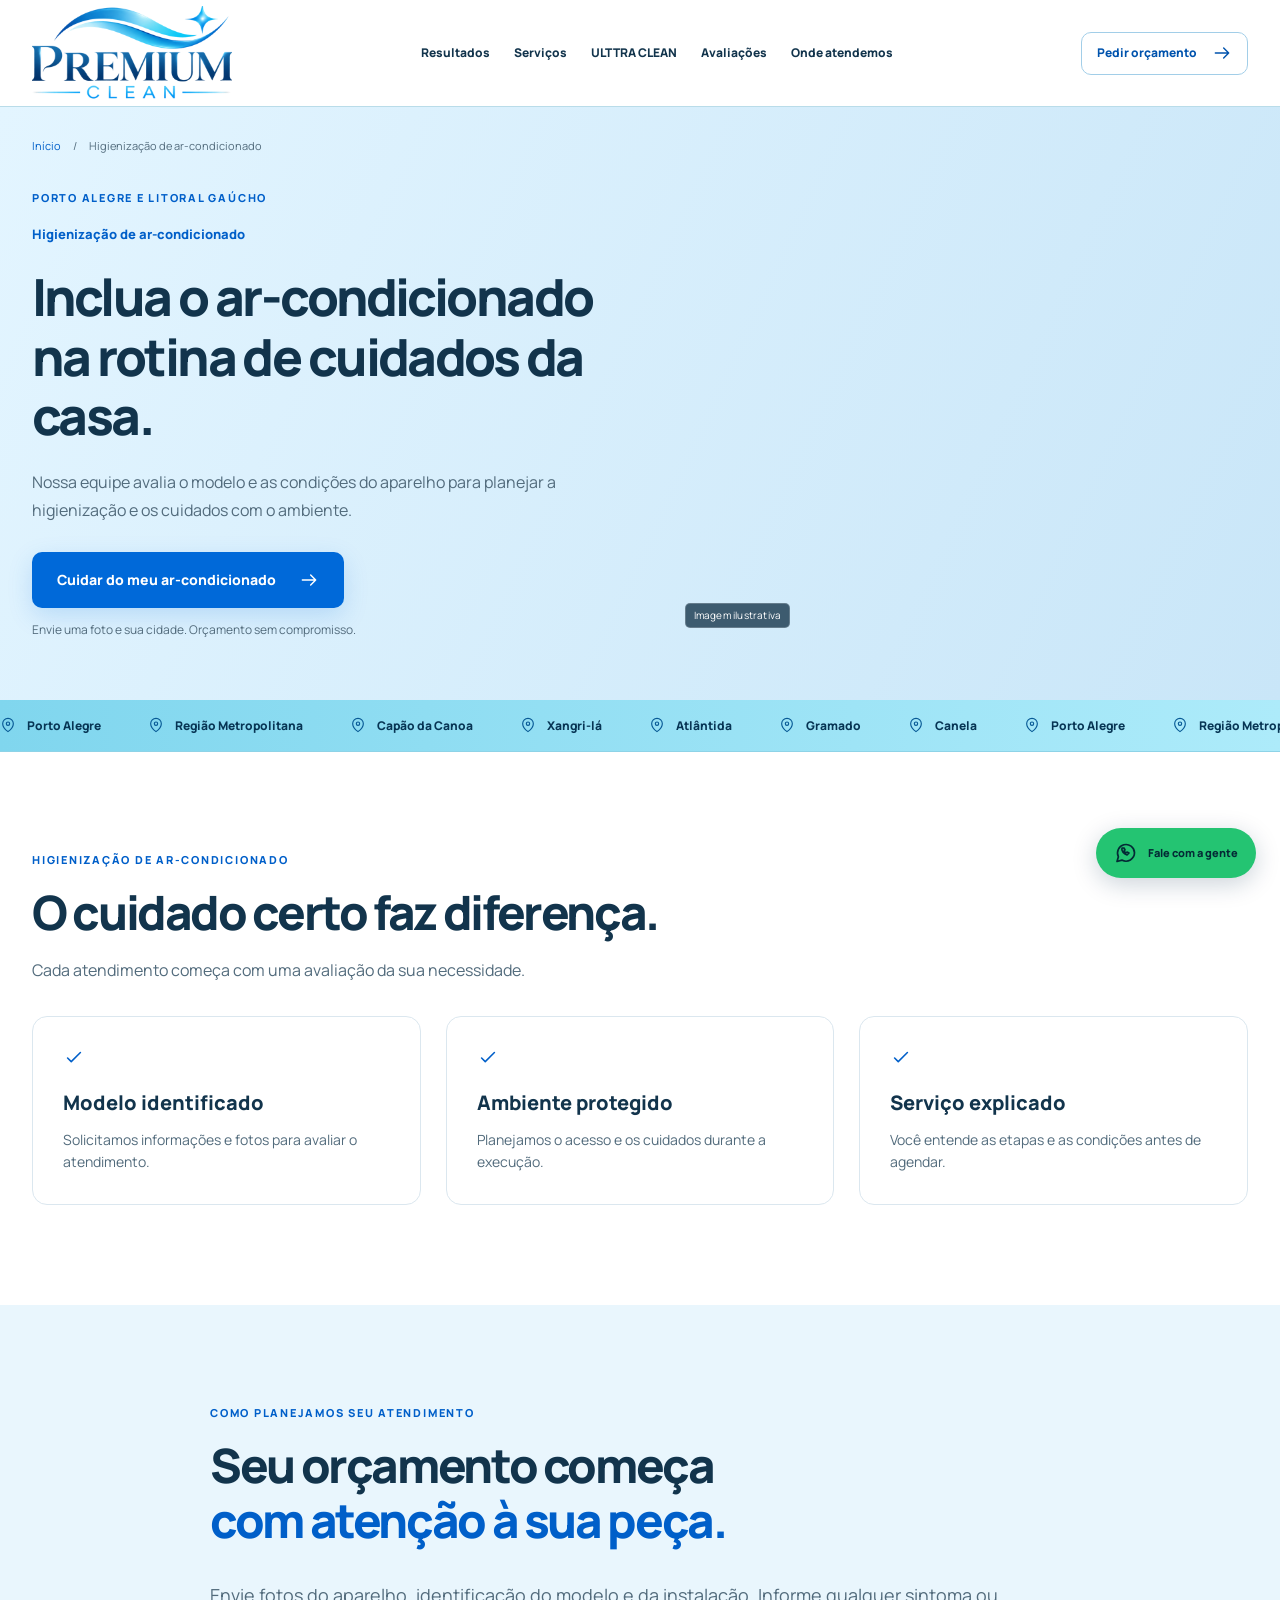
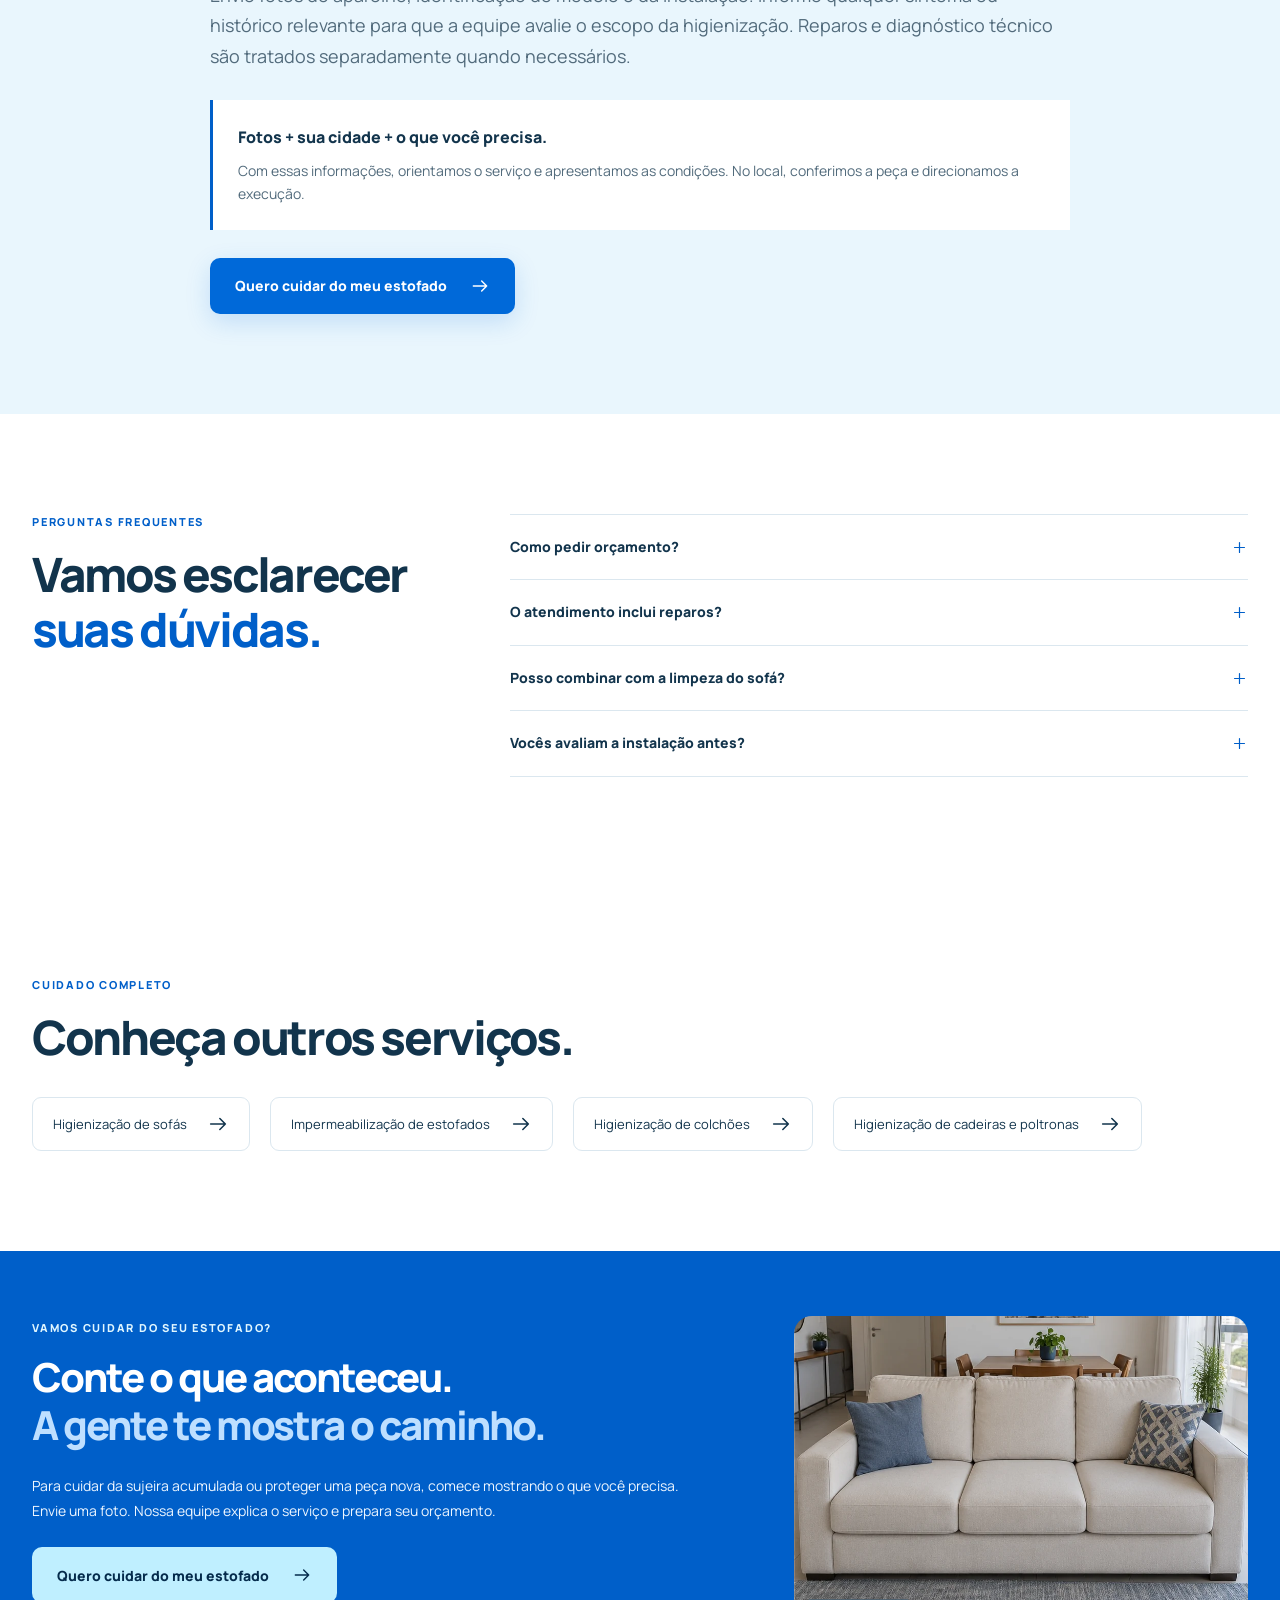
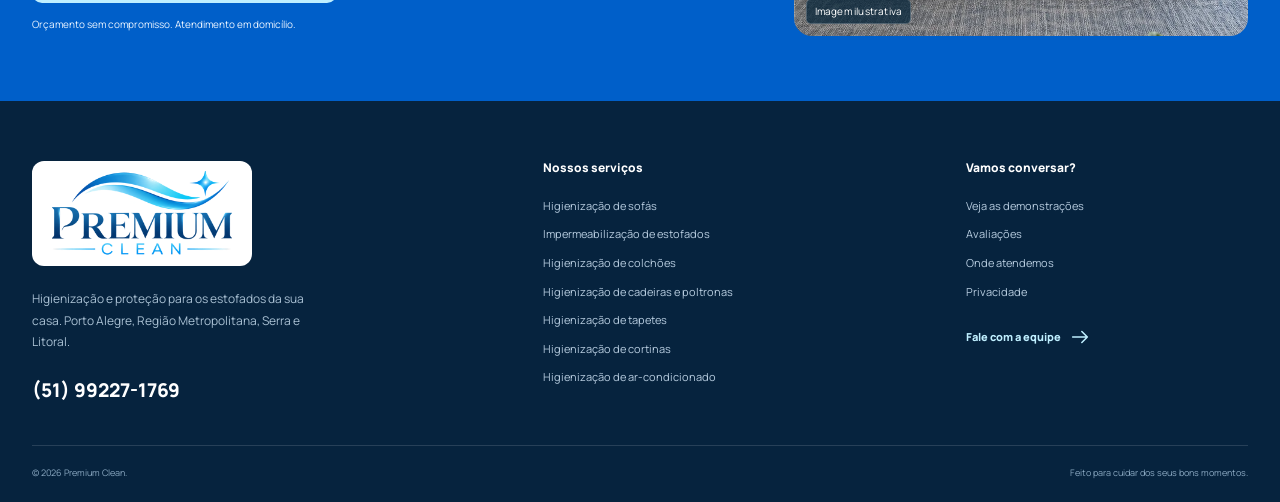
<file: higienizacao-de-ar-condicionado.html>
<!doctype html><html lang="pt-BR"><head><meta charset="utf-8"><meta name="viewport" content="width=device-width, initial-scale=1"><meta name="theme-color" content="#075be8"><title>Higienização de ar-condicionado em Porto Alegre e Litoral | Premium Clean</title><meta name="description" content="Nossa equipe avalia o modelo e as condições do aparelho para planejar a higienização e os cuidados com o ambiente. Atendimento no local. Peça seu orçamento."><link rel="canonical" href="https://lorensatto.github.io/premiumclean2/higienizacao-de-ar-condicionado.html"><meta property="og:type" content="website"><meta property="og:locale" content="pt_BR"><meta property="og:title" content="Higienização de ar-condicionado em Porto Alegre e Litoral | Premium Clean"><meta property="og:description" content="Nossa equipe avalia o modelo e as condições do aparelho para planejar a higienização e os cuidados com o ambiente. Atendimento no local. Peça seu orçamento."><meta property="og:url" content="https://lorensatto.github.io/premiumclean2/higienizacao-de-ar-condicionado.html"><meta property="og:image" content="https://lorensatto.github.io/premiumclean2/pc-casa.webp"><meta name="twitter:card" content="summary_large_image"><link rel="icon" type="image/png" href="pc-favicon.png"><link rel="apple-touch-icon" href="pc-favicon.png"><link rel="preload" href="pc-manrope-800.woff2" as="font" type="font/woff2" crossorigin><link rel="stylesheet" href="pc-styles.css?v=20261026-2"><script type="application/ld+json">{"@context": "https://schema.org", "@type": "Service", "name": "Higienização de ar-condicionado", "serviceType": "Higienização de ar-condicionado", "url": "https://lorensatto.github.io/premiumclean2/higienizacao-de-ar-condicionado.html", "provider": {"@type": "LocalBusiness", "name": "Premium Clean", "@id": "https://lorensatto.github.io/premiumclean2/#empresa", "url": "https://lorensatto.github.io/premiumclean2/", "telephone": "+55-51-99227-1769", "logo": "https://lorensatto.github.io/premiumclean2/pc-logo.webp"}, "areaServed": ["Porto Alegre", "Região Metropolitana de Porto Alegre", "Litoral Gaúcho", "Gramado", "Canela"]}</script></head><body><a href="#conteudo" class="skip">Pular para o conteúdo</a><header class="header"><div class="wrap nav"><a class="brand" href="index.html"><img class="brand-logo" src="pc-logo.webp" alt="Premium Clean — Higienização e proteção de estofados" width="200" height="95"></a><nav id="navigation" aria-label="Menu principal"><a href="index.html#resultados">Resultados</a><a href="index.html#servicos">Serviços</a><a href="index.html#ulttra">ULTTRA CLEAN</a><a href="index.html#avaliacoes">Avaliações</a><a href="index.html#regioes">Onde atendemos</a></nav><a class="btn btn-outline nav-button" href="https://wa.me/5551992271769?text=Ol%C3%A1%2C%20tudo%20bem%3F%20Vim%20pelo%20site%20e%20gostaria%20de%20higienizar%20meus%20estofados%21" data-wa="geral">Pedir orçamento<svg class="icon" viewBox="0 0 24 24" fill="none" stroke="currentColor" stroke-width="1.7" stroke-linecap="round" stroke-linejoin="round" aria-hidden="true"><path d="M4 12h16M14 6l6 6-6 6"/></svg></a><button class="menu-button" aria-controls="navigation" aria-expanded="false" aria-label="Abrir menu"><svg class="icon" viewBox="0 0 24 24" fill="none" stroke="currentColor" stroke-width="1.7" stroke-linecap="round" stroke-linejoin="round" aria-hidden="true"><path d="M4 7h16M4 12h16M4 17h16"/></svg></button></div></header><main id="conteudo"><section class="service-hero"><div class="wrap"><div class="breadcrumb"><a href="index.html">Início</a><span>/</span><span>Higienização de ar-condicionado</span></div><div class="service-hero-grid"><div><span class="eyebrow">PORTO ALEGRE E LITORAL GAÚCHO</span><p class="hero-category">Higienização de ar-condicionado</p><h1>Inclua o ar-condicionado na rotina de cuidados da casa.</h1><p class="lead">Nossa equipe avalia o modelo e as condições do aparelho para planejar a higienização e os cuidados com o ambiente.</p><a class="btn btn-blue" href="https://wa.me/5551992271769?text=Ol%C3%A1%2C%20tudo%20bem%3F%20Vim%20pelo%20site%20e%20gostaria%20de%20higienizar%20meus%20estofados%21" data-wa="Higienização de ar-condicionado">Cuidar do meu ar-condicionado<svg class="icon" viewBox="0 0 24 24" fill="none" stroke="currentColor" stroke-width="1.7" stroke-linecap="round" stroke-linejoin="round" aria-hidden="true"><path d="M4 12h16M14 6l6 6-6 6"/></svg></a><p class="microcopy">Envie uma foto e sua cidade. Orçamento sem compromisso.</p></div><div class="service-cover"><img src="pc-casa.webp" alt="Imagem ilustrativa — Higienização de ar-condicionado" width="1600" height="1000" class="" loading="eager" srcset="pc-casa-mobile.webp 800w, pc-casa.webp 1600w" sizes="(max-width: 600px) calc(100vw - 36px), 590px" decoding="async" fetchpriority="high"><span class="image-label">Imagem ilustrativa</span></div></div></div></section><div class="region-band" aria-label="Atendemos Porto Alegre, região metropolitana, litoral e serra"><div class="region-track"><div><span><svg class="icon" viewBox="0 0 24 24" fill="none" stroke="currentColor" stroke-width="1.7" stroke-linecap="round" stroke-linejoin="round" aria-hidden="true"><path d="M20 10c0 6-8 12-8 12S4 16 4 10a8 8 0 1 1 16 0Z"/><circle cx="12" cy="10" r="2.5"/></svg>Porto Alegre</span><span><svg class="icon" viewBox="0 0 24 24" fill="none" stroke="currentColor" stroke-width="1.7" stroke-linecap="round" stroke-linejoin="round" aria-hidden="true"><path d="M20 10c0 6-8 12-8 12S4 16 4 10a8 8 0 1 1 16 0Z"/><circle cx="12" cy="10" r="2.5"/></svg>Região Metropolitana</span><span><svg class="icon" viewBox="0 0 24 24" fill="none" stroke="currentColor" stroke-width="1.7" stroke-linecap="round" stroke-linejoin="round" aria-hidden="true"><path d="M20 10c0 6-8 12-8 12S4 16 4 10a8 8 0 1 1 16 0Z"/><circle cx="12" cy="10" r="2.5"/></svg>Capão da Canoa</span><span><svg class="icon" viewBox="0 0 24 24" fill="none" stroke="currentColor" stroke-width="1.7" stroke-linecap="round" stroke-linejoin="round" aria-hidden="true"><path d="M20 10c0 6-8 12-8 12S4 16 4 10a8 8 0 1 1 16 0Z"/><circle cx="12" cy="10" r="2.5"/></svg>Xangri-lá</span><span><svg class="icon" viewBox="0 0 24 24" fill="none" stroke="currentColor" stroke-width="1.7" stroke-linecap="round" stroke-linejoin="round" aria-hidden="true"><path d="M20 10c0 6-8 12-8 12S4 16 4 10a8 8 0 1 1 16 0Z"/><circle cx="12" cy="10" r="2.5"/></svg>Atlântida</span><span><svg class="icon" viewBox="0 0 24 24" fill="none" stroke="currentColor" stroke-width="1.7" stroke-linecap="round" stroke-linejoin="round" aria-hidden="true"><path d="M20 10c0 6-8 12-8 12S4 16 4 10a8 8 0 1 1 16 0Z"/><circle cx="12" cy="10" r="2.5"/></svg>Gramado</span><span><svg class="icon" viewBox="0 0 24 24" fill="none" stroke="currentColor" stroke-width="1.7" stroke-linecap="round" stroke-linejoin="round" aria-hidden="true"><path d="M20 10c0 6-8 12-8 12S4 16 4 10a8 8 0 1 1 16 0Z"/><circle cx="12" cy="10" r="2.5"/></svg>Canela</span></div><div aria-hidden="true"><span><svg class="icon" viewBox="0 0 24 24" fill="none" stroke="currentColor" stroke-width="1.7" stroke-linecap="round" stroke-linejoin="round" aria-hidden="true"><path d="M20 10c0 6-8 12-8 12S4 16 4 10a8 8 0 1 1 16 0Z"/><circle cx="12" cy="10" r="2.5"/></svg>Porto Alegre</span><span><svg class="icon" viewBox="0 0 24 24" fill="none" stroke="currentColor" stroke-width="1.7" stroke-linecap="round" stroke-linejoin="round" aria-hidden="true"><path d="M20 10c0 6-8 12-8 12S4 16 4 10a8 8 0 1 1 16 0Z"/><circle cx="12" cy="10" r="2.5"/></svg>Região Metropolitana</span><span><svg class="icon" viewBox="0 0 24 24" fill="none" stroke="currentColor" stroke-width="1.7" stroke-linecap="round" stroke-linejoin="round" aria-hidden="true"><path d="M20 10c0 6-8 12-8 12S4 16 4 10a8 8 0 1 1 16 0Z"/><circle cx="12" cy="10" r="2.5"/></svg>Capão da Canoa</span><span><svg class="icon" viewBox="0 0 24 24" fill="none" stroke="currentColor" stroke-width="1.7" stroke-linecap="round" stroke-linejoin="round" aria-hidden="true"><path d="M20 10c0 6-8 12-8 12S4 16 4 10a8 8 0 1 1 16 0Z"/><circle cx="12" cy="10" r="2.5"/></svg>Xangri-lá</span><span><svg class="icon" viewBox="0 0 24 24" fill="none" stroke="currentColor" stroke-width="1.7" stroke-linecap="round" stroke-linejoin="round" aria-hidden="true"><path d="M20 10c0 6-8 12-8 12S4 16 4 10a8 8 0 1 1 16 0Z"/><circle cx="12" cy="10" r="2.5"/></svg>Atlântida</span><span><svg class="icon" viewBox="0 0 24 24" fill="none" stroke="currentColor" stroke-width="1.7" stroke-linecap="round" stroke-linejoin="round" aria-hidden="true"><path d="M20 10c0 6-8 12-8 12S4 16 4 10a8 8 0 1 1 16 0Z"/><circle cx="12" cy="10" r="2.5"/></svg>Gramado</span><span><svg class="icon" viewBox="0 0 24 24" fill="none" stroke="currentColor" stroke-width="1.7" stroke-linecap="round" stroke-linejoin="round" aria-hidden="true"><path d="M20 10c0 6-8 12-8 12S4 16 4 10a8 8 0 1 1 16 0Z"/><circle cx="12" cy="10" r="2.5"/></svg>Canela</span></div></div></div><section class="section"><div class="wrap"><div class="section-title "><span class="eyebrow">HIGIENIZAÇÃO DE AR-CONDICIONADO</span><h2>O cuidado certo faz diferença.</h2><p>Cada atendimento começa com uma avaliação da sua necessidade.</p></div><div class="benefit-grid"><article><svg class="icon" viewBox="0 0 24 24" fill="none" stroke="currentColor" stroke-width="1.7" stroke-linecap="round" stroke-linejoin="round" aria-hidden="true"><path d="m5 12 4 4L19 6"/></svg><h3>Modelo identificado</h3><p>Solicitamos informações e fotos para avaliar o atendimento.</p></article><article><svg class="icon" viewBox="0 0 24 24" fill="none" stroke="currentColor" stroke-width="1.7" stroke-linecap="round" stroke-linejoin="round" aria-hidden="true"><path d="m5 12 4 4L19 6"/></svg><h3>Ambiente protegido</h3><p>Planejamos o acesso e os cuidados durante a execução.</p></article><article><svg class="icon" viewBox="0 0 24 24" fill="none" stroke="currentColor" stroke-width="1.7" stroke-linecap="round" stroke-linejoin="round" aria-hidden="true"><path d="m5 12 4 4L19 6"/></svg><h3>Serviço explicado</h3><p>Você entende as etapas e as condições antes de agendar.</p></article></div></div></section><section class="section service-detail"><div class="wrap narrow"><div class="section-title "><span class="eyebrow">COMO PLANEJAMOS SEU ATENDIMENTO</span><h2>Seu orçamento começa<br><span>com atenção à sua peça.</span></h2></div><p class="lead">Envie fotos do aparelho, identificação do modelo e da instalação. Informe qualquer sintoma ou histórico relevante para que a equipe avalie o escopo da higienização. Reparos e diagnóstico técnico são tratados separadamente quando necessários.</p><div class="detail-callout"><b>Fotos + sua cidade + o que você precisa.</b><p>Com essas informações, orientamos o serviço e apresentamos as condições. No local, conferimos a peça e direcionamos a execução.</p></div><a class="btn btn-blue" href="https://wa.me/5551992271769?text=Ol%C3%A1%2C%20tudo%20bem%3F%20Vim%20pelo%20site%20e%20gostaria%20de%20higienizar%20meus%20estofados%21" data-wa="Higienização de ar-condicionado">Quero cuidar do meu estofado<svg class="icon" viewBox="0 0 24 24" fill="none" stroke="currentColor" stroke-width="1.7" stroke-linecap="round" stroke-linejoin="round" aria-hidden="true"><path d="M4 12h16M14 6l6 6-6 6"/></svg></a></div></section><section class="section faq-section"><div class="wrap faq-grid"><div><div class="section-title "><span class="eyebrow">PERGUNTAS FREQUENTES</span><h2>Vamos esclarecer<br><span>suas dúvidas.</span></h2></div></div><div class="faq-list"><details><summary>Como pedir orçamento?<svg class="icon" viewBox="0 0 24 24" fill="none" stroke="currentColor" stroke-width="1.7" stroke-linecap="round" stroke-linejoin="round" aria-hidden="true"><path d="M12 5v14M5 12h14"/></svg></summary><p>Envie fotos, modelo, capacidade se souber e sua cidade. Mostre também a instalação e o acesso.</p></details><details><summary>O atendimento inclui reparos?<svg class="icon" viewBox="0 0 24 24" fill="none" stroke="currentColor" stroke-width="1.7" stroke-linecap="round" stroke-linejoin="round" aria-hidden="true"><path d="M12 5v14M5 12h14"/></svg></summary><p>O escopo aqui é higienização. Necessidades de manutenção ou reparo são identificadas e explicadas separadamente.</p></details><details><summary>Posso combinar com a limpeza do sofá?<svg class="icon" viewBox="0 0 24 24" fill="none" stroke="currentColor" stroke-width="1.7" stroke-linecap="round" stroke-linejoin="round" aria-hidden="true"><path d="M12 5v14M5 12h14"/></svg></summary><p>Sim. Informe todos os itens para planejarmos o atendimento e os valores.</p></details><details><summary>Vocês avaliam a instalação antes?<svg class="icon" viewBox="0 0 24 24" fill="none" stroke="currentColor" stroke-width="1.7" stroke-linecap="round" stroke-linejoin="round" aria-hidden="true"><path d="M12 5v14M5 12h14"/></svg></summary><p>As fotos e informações iniciais ajudam a verificar o acesso e as condições de execução.</p></details></div></div></section><section class="section related"><div class="wrap"><div class="section-title "><span class="eyebrow">CUIDADO COMPLETO</span><h2>Conheça outros serviços.</h2></div><div class="related-links"><a href="higienizacao-de-sofas.html">Higienização de sofás<svg class="icon" viewBox="0 0 24 24" fill="none" stroke="currentColor" stroke-width="1.7" stroke-linecap="round" stroke-linejoin="round" aria-hidden="true"><path d="M4 12h16M14 6l6 6-6 6"/></svg></a><a href="impermeabilizacao-de-estofados.html">Impermeabilização de estofados<svg class="icon" viewBox="0 0 24 24" fill="none" stroke="currentColor" stroke-width="1.7" stroke-linecap="round" stroke-linejoin="round" aria-hidden="true"><path d="M4 12h16M14 6l6 6-6 6"/></svg></a><a href="higienizacao-de-colchoes.html">Higienização de colchões<svg class="icon" viewBox="0 0 24 24" fill="none" stroke="currentColor" stroke-width="1.7" stroke-linecap="round" stroke-linejoin="round" aria-hidden="true"><path d="M4 12h16M14 6l6 6-6 6"/></svg></a><a href="higienizacao-de-cadeiras-e-poltronas.html">Higienização de cadeiras e poltronas<svg class="icon" viewBox="0 0 24 24" fill="none" stroke="currentColor" stroke-width="1.7" stroke-linecap="round" stroke-linejoin="round" aria-hidden="true"><path d="M4 12h16M14 6l6 6-6 6"/></svg></a></div></div></section><section class="final-cta"><div class="wrap final-grid"><div><span class="eyebrow">VAMOS CUIDAR DO SEU ESTOFADO?</span><h2>Conte o que aconteceu.<br><span>A gente te mostra o caminho.</span></h2><p>Para cuidar da sujeira acumulada ou proteger uma peça nova, comece mostrando o que você precisa. Envie uma foto. Nossa equipe explica o serviço e prepara seu orçamento.</p><a class="btn btn-lime" href="https://wa.me/5551992271769?text=Ol%C3%A1%2C%20tudo%20bem%3F%20Vim%20pelo%20site%20e%20gostaria%20de%20higienizar%20meus%20estofados%21" data-wa="Higienização de ar-condicionado">Quero cuidar do meu estofado<svg class="icon" viewBox="0 0 24 24" fill="none" stroke="currentColor" stroke-width="1.7" stroke-linecap="round" stroke-linejoin="round" aria-hidden="true"><path d="M4 12h16M14 6l6 6-6 6"/></svg></a><small>Orçamento sem compromisso. Atendimento em domicílio.</small></div><div class="final-photo"><img src="pc-casa.webp" alt="Sala ilustrativa com sofá limpo e ambiente acolhedor" width="1600" height="1000" class="" loading="lazy" decoding="async"><span class="image-label">Imagem ilustrativa</span></div></div></section></main><footer class="footer"><div class="wrap footer-grid"><div><a class="brand" href="index.html"><img class="brand-logo" src="pc-logo.webp" alt="Premium Clean — Higienização e proteção de estofados" width="200" height="95"></a><p>Higienização e proteção para os estofados da sua casa. Porto Alegre, Região Metropolitana, Serra e Litoral.</p><a class="footer-phone" href="tel:+5551992271769">(51) 99227-1769</a></div><div><h3>Nossos serviços</h3><a href="higienizacao-de-sofas.html">Higienização de sofás</a><a href="impermeabilizacao-de-estofados.html">Impermeabilização de estofados</a><a href="higienizacao-de-colchoes.html">Higienização de colchões</a><a href="higienizacao-de-cadeiras-e-poltronas.html">Higienização de cadeiras e poltronas</a><a href="higienizacao-de-tapetes.html">Higienização de tapetes</a><a href="higienizacao-de-cortinas.html">Higienização de cortinas</a><a href="higienizacao-de-ar-condicionado.html">Higienização de ar-condicionado</a></div><div><h3>Vamos conversar?</h3><a href="index.html#resultados">Veja as demonstrações</a><a href="index.html#avaliacoes">Avaliações</a><a href="index.html#regioes">Onde atendemos</a><a href="privacidade.html">Privacidade</a><a class="footer-whatsapp" href="https://wa.me/5551992271769?text=Ol%C3%A1%2C%20tudo%20bem%3F%20Vim%20pelo%20site%20e%20gostaria%20de%20higienizar%20meus%20estofados%21" data-wa="geral">Fale com a equipe<svg class="icon" viewBox="0 0 24 24" fill="none" stroke="currentColor" stroke-width="1.7" stroke-linecap="round" stroke-linejoin="round" aria-hidden="true"><path d="M4 12h16M14 6l6 6-6 6"/></svg></a></div></div><div class="wrap footer-bottom"><span>© <span data-year>2026</span> Premium Clean.</span><span>Feito para cuidar dos seus bons momentos.</span></div></footer><a class="floating-wa" aria-label="Fale com a gente pelo WhatsApp" href="https://wa.me/5551992271769?text=Ol%C3%A1%2C%20tudo%20bem%3F%20Vim%20pelo%20site%20e%20gostaria%20de%20higienizar%20meus%20estofados%21" data-wa="geral"><svg class="icon" viewBox="0 0 24 24" fill="none" stroke="currentColor" stroke-width="1.7" stroke-linecap="round" stroke-linejoin="round" aria-hidden="true"><path d="M20.5 11.6a8.5 8.5 0 0 1-12.6 7.5L3 20.5l1.4-4.7a8.5 8.5 0 1 1 16.1-4.2Z"/><path d="M8 7c-1 3 2 6 5 7l2-2-2-1-1 1-2-2 1-1-1-2Z"/></svg><span>Fale com a gente</span><svg class="icon" viewBox="0 0 24 24" fill="none" stroke="currentColor" stroke-width="1.7" stroke-linecap="round" stroke-linejoin="round" aria-hidden="true"><path d="M4 12h16M14 6l6 6-6 6"/></svg></a><dialog id="media-dialog"><button class="dialog-close" aria-label="Fechar vídeo"><svg class="icon" viewBox="0 0 24 24" fill="none" stroke="currentColor" stroke-width="1.7" stroke-linecap="round" stroke-linejoin="round" aria-hidden="true"><path d="m6 6 12 12M18 6 6 18"/></svg></button><video controls playsinline preload="none"></video><p>Prévia ilustrativa animada a partir de imagem. Substituir pelo vídeo real do atendimento.</p></dialog><script src="pc-script.js?v=20261026-2" defer></script></body></html>
</file>
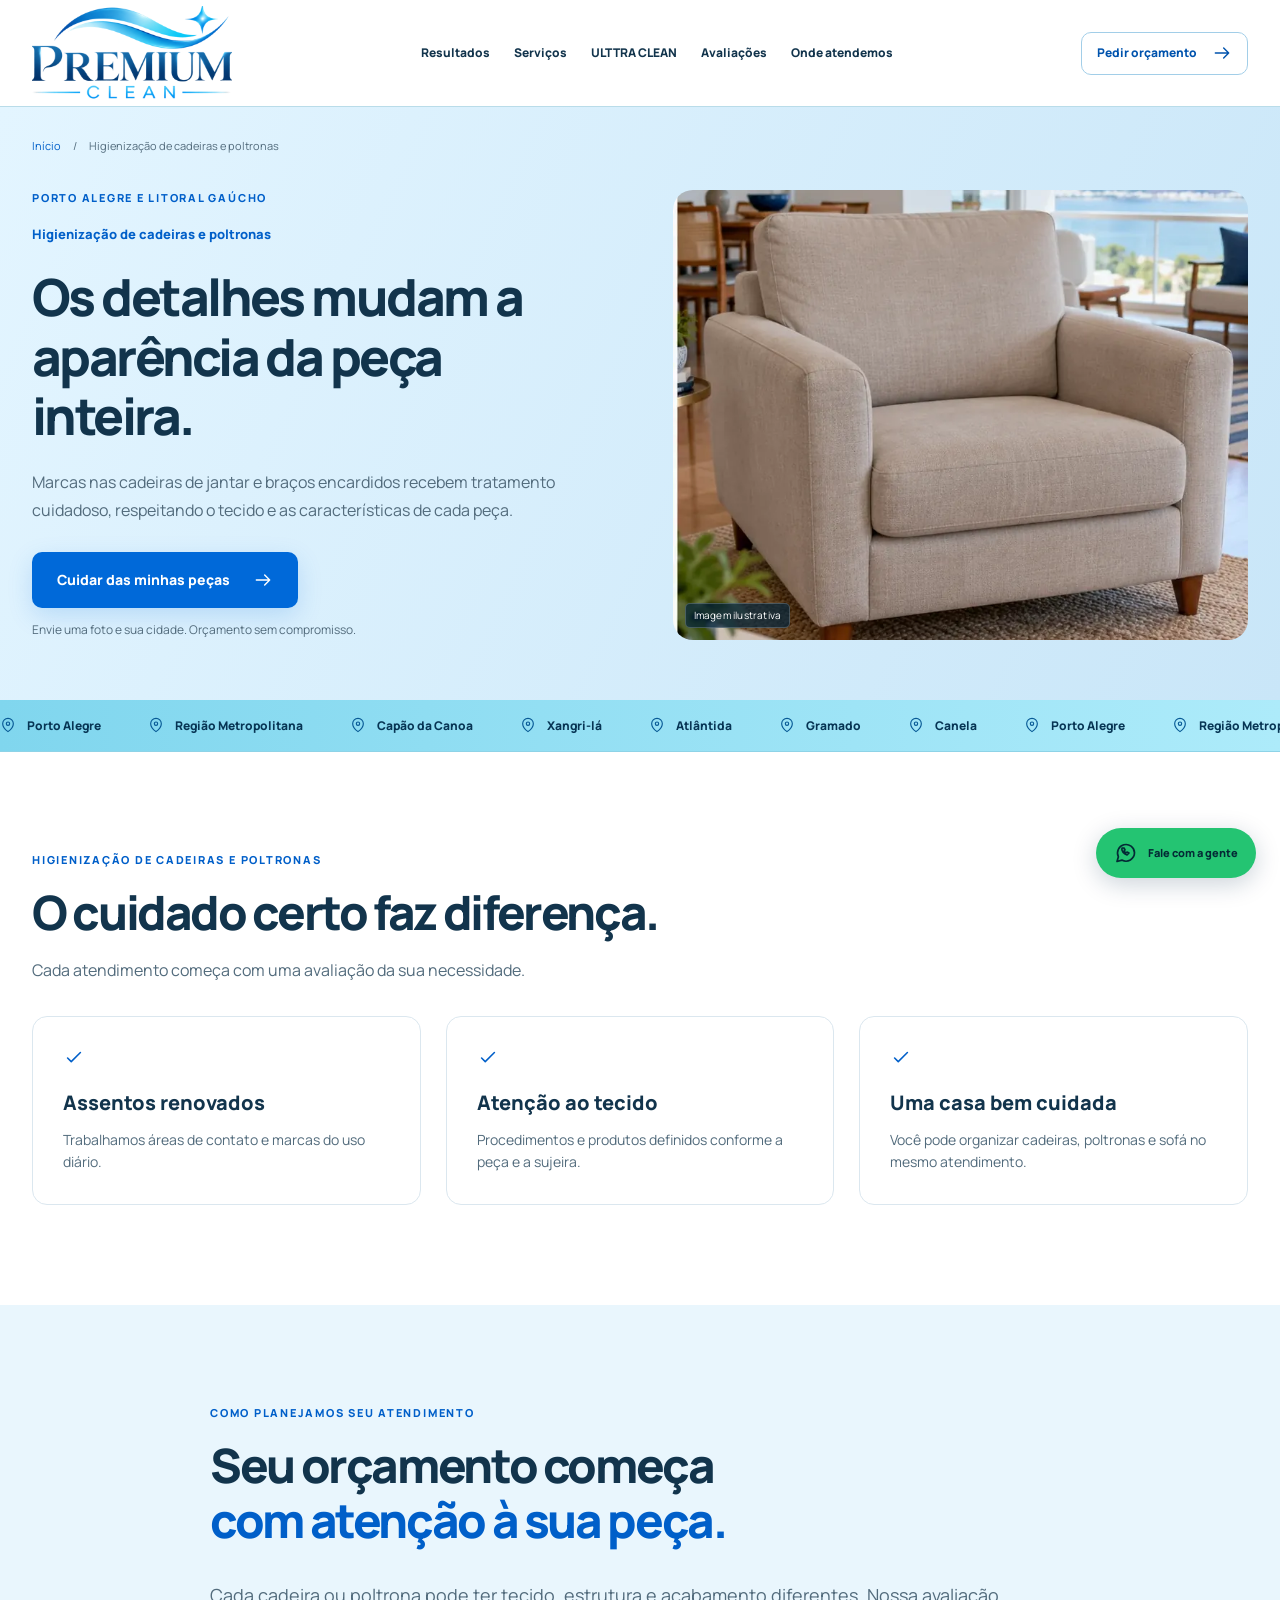
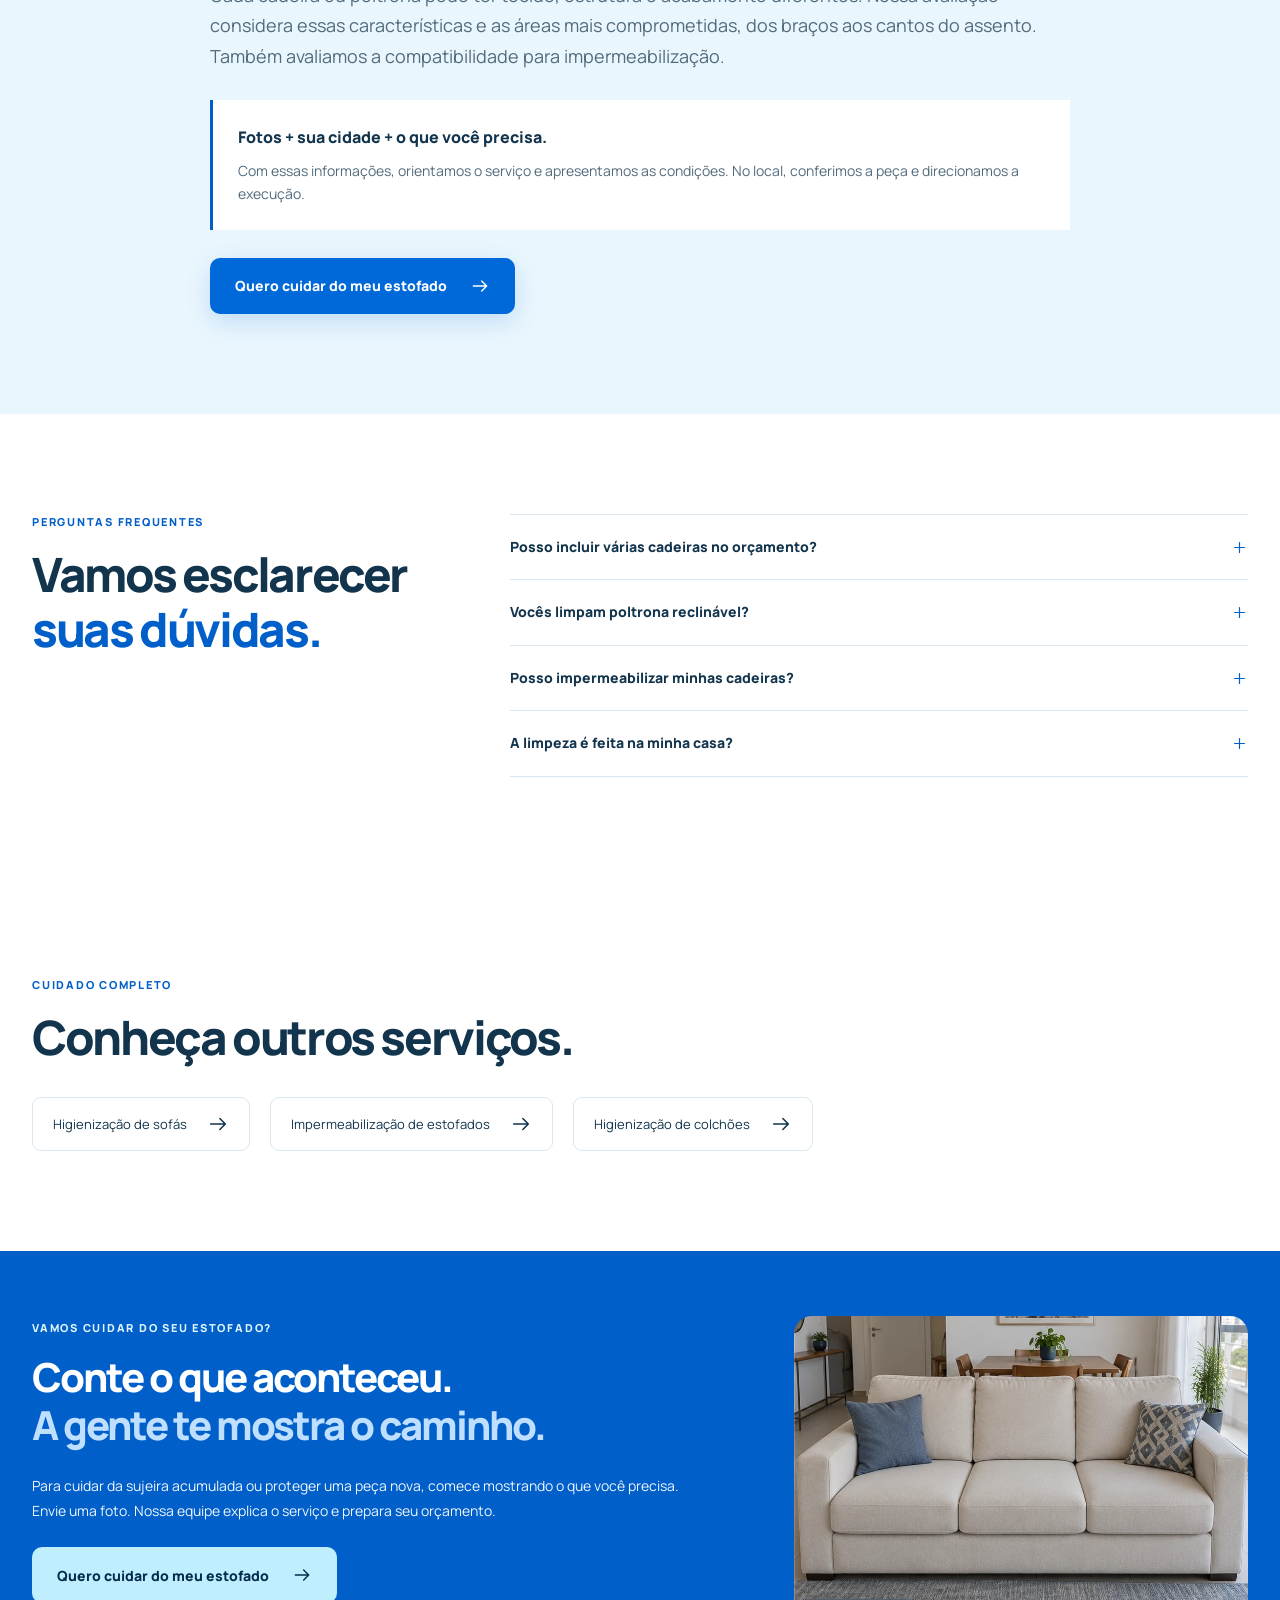
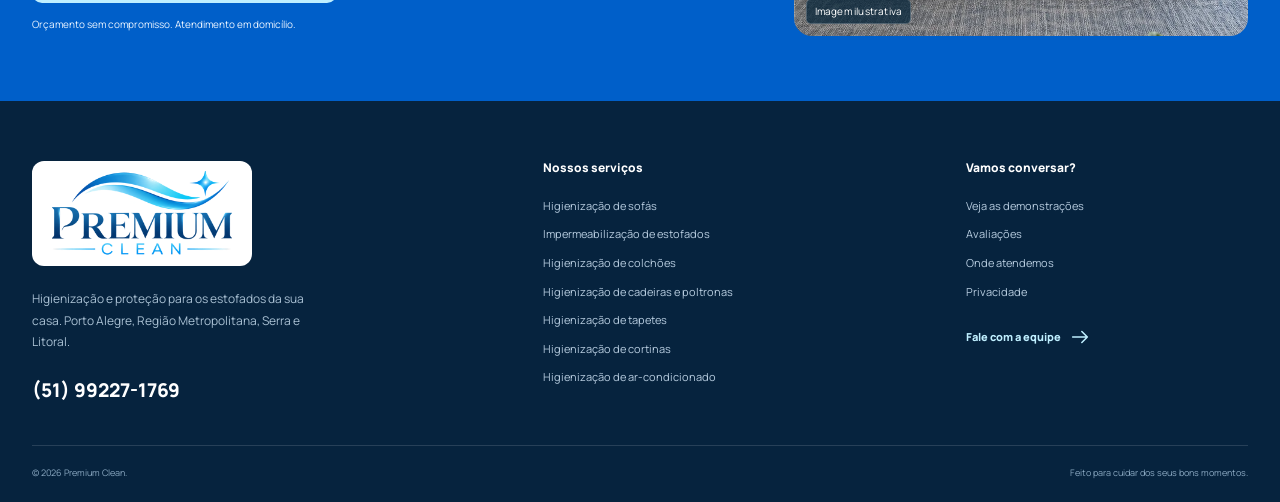
<file: higienizacao-de-cadeiras-e-poltronas.html>
<!doctype html><html lang="pt-BR"><head><meta charset="utf-8"><meta name="viewport" content="width=device-width, initial-scale=1"><meta name="theme-color" content="#075be8"><title>Higienização de cadeiras e poltronas em Porto Alegre e Litoral | Premium Clean</title><meta name="description" content="Marcas nas cadeiras de jantar e braços encardidos recebem tratamento cuidadoso, respeitando o tecido e as características de cada peça. Atendimento no local. Peça seu orçamento."><link rel="canonical" href="https://lorensatto.github.io/premiumclean2/higienizacao-de-cadeiras-e-poltronas.html"><meta property="og:type" content="website"><meta property="og:locale" content="pt_BR"><meta property="og:title" content="Higienização de cadeiras e poltronas em Porto Alegre e Litoral | Premium Clean"><meta property="og:description" content="Marcas nas cadeiras de jantar e braços encardidos recebem tratamento cuidadoso, respeitando o tecido e as características de cada peça. Atendimento no local. Peça seu orçamento."><meta property="og:url" content="https://lorensatto.github.io/premiumclean2/higienizacao-de-cadeiras-e-poltronas.html"><meta property="og:image" content="https://lorensatto.github.io/premiumclean2/pc-poltrona.webp"><meta name="twitter:card" content="summary_large_image"><link rel="icon" type="image/png" href="pc-favicon.png"><link rel="apple-touch-icon" href="pc-favicon.png"><link rel="preload" href="pc-manrope-800.woff2" as="font" type="font/woff2" crossorigin><link rel="stylesheet" href="pc-styles.css?v=20261026-2"><script type="application/ld+json">{"@context": "https://schema.org", "@type": "Service", "name": "Higienização de cadeiras e poltronas", "serviceType": "Higienização de cadeiras e poltronas", "url": "https://lorensatto.github.io/premiumclean2/higienizacao-de-cadeiras-e-poltronas.html", "provider": {"@type": "LocalBusiness", "name": "Premium Clean", "@id": "https://lorensatto.github.io/premiumclean2/#empresa", "url": "https://lorensatto.github.io/premiumclean2/", "telephone": "+55-51-99227-1769", "logo": "https://lorensatto.github.io/premiumclean2/pc-logo.webp"}, "areaServed": ["Porto Alegre", "Região Metropolitana de Porto Alegre", "Litoral Gaúcho", "Gramado", "Canela"]}</script></head><body><a href="#conteudo" class="skip">Pular para o conteúdo</a><header class="header"><div class="wrap nav"><a class="brand" href="index.html"><img class="brand-logo" src="pc-logo.webp" alt="Premium Clean — Higienização e proteção de estofados" width="200" height="95"></a><nav id="navigation" aria-label="Menu principal"><a href="index.html#resultados">Resultados</a><a href="index.html#servicos">Serviços</a><a href="index.html#ulttra">ULTTRA CLEAN</a><a href="index.html#avaliacoes">Avaliações</a><a href="index.html#regioes">Onde atendemos</a></nav><a class="btn btn-outline nav-button" href="https://wa.me/5551992271769?text=Ol%C3%A1%2C%20tudo%20bem%3F%20Vim%20pelo%20site%20e%20gostaria%20de%20higienizar%20meus%20estofados%21" data-wa="geral">Pedir orçamento<svg class="icon" viewBox="0 0 24 24" fill="none" stroke="currentColor" stroke-width="1.7" stroke-linecap="round" stroke-linejoin="round" aria-hidden="true"><path d="M4 12h16M14 6l6 6-6 6"/></svg></a><button class="menu-button" aria-controls="navigation" aria-expanded="false" aria-label="Abrir menu"><svg class="icon" viewBox="0 0 24 24" fill="none" stroke="currentColor" stroke-width="1.7" stroke-linecap="round" stroke-linejoin="round" aria-hidden="true"><path d="M4 7h16M4 12h16M4 17h16"/></svg></button></div></header><main id="conteudo"><section class="service-hero"><div class="wrap"><div class="breadcrumb"><a href="index.html">Início</a><span>/</span><span>Higienização de cadeiras e poltronas</span></div><div class="service-hero-grid"><div><span class="eyebrow">PORTO ALEGRE E LITORAL GAÚCHO</span><p class="hero-category">Higienização de cadeiras e poltronas</p><h1>Os detalhes mudam a aparência da peça inteira.</h1><p class="lead">Marcas nas cadeiras de jantar e braços encardidos recebem tratamento cuidadoso, respeitando o tecido e as características de cada peça.</p><a class="btn btn-blue" href="https://wa.me/5551992271769?text=Ol%C3%A1%2C%20tudo%20bem%3F%20Vim%20pelo%20site%20e%20gostaria%20de%20higienizar%20meus%20estofados%21" data-wa="Higienização de cadeiras e poltronas">Cuidar das minhas peças<svg class="icon" viewBox="0 0 24 24" fill="none" stroke="currentColor" stroke-width="1.7" stroke-linecap="round" stroke-linejoin="round" aria-hidden="true"><path d="M4 12h16M14 6l6 6-6 6"/></svg></a><p class="microcopy">Envie uma foto e sua cidade. Orçamento sem compromisso.</p></div><div class="service-cover"><img src="pc-poltrona.webp" alt="Imagem ilustrativa — Higienização de cadeiras e poltronas" width="1600" height="1000" class="" loading="eager" srcset="pc-poltrona-mobile.webp 800w, pc-poltrona.webp 1600w" sizes="(max-width: 600px) calc(100vw - 36px), 590px" decoding="async" fetchpriority="high"><span class="image-label">Imagem ilustrativa</span></div></div></div></section><div class="region-band" aria-label="Atendemos Porto Alegre, região metropolitana, litoral e serra"><div class="region-track"><div><span><svg class="icon" viewBox="0 0 24 24" fill="none" stroke="currentColor" stroke-width="1.7" stroke-linecap="round" stroke-linejoin="round" aria-hidden="true"><path d="M20 10c0 6-8 12-8 12S4 16 4 10a8 8 0 1 1 16 0Z"/><circle cx="12" cy="10" r="2.5"/></svg>Porto Alegre</span><span><svg class="icon" viewBox="0 0 24 24" fill="none" stroke="currentColor" stroke-width="1.7" stroke-linecap="round" stroke-linejoin="round" aria-hidden="true"><path d="M20 10c0 6-8 12-8 12S4 16 4 10a8 8 0 1 1 16 0Z"/><circle cx="12" cy="10" r="2.5"/></svg>Região Metropolitana</span><span><svg class="icon" viewBox="0 0 24 24" fill="none" stroke="currentColor" stroke-width="1.7" stroke-linecap="round" stroke-linejoin="round" aria-hidden="true"><path d="M20 10c0 6-8 12-8 12S4 16 4 10a8 8 0 1 1 16 0Z"/><circle cx="12" cy="10" r="2.5"/></svg>Capão da Canoa</span><span><svg class="icon" viewBox="0 0 24 24" fill="none" stroke="currentColor" stroke-width="1.7" stroke-linecap="round" stroke-linejoin="round" aria-hidden="true"><path d="M20 10c0 6-8 12-8 12S4 16 4 10a8 8 0 1 1 16 0Z"/><circle cx="12" cy="10" r="2.5"/></svg>Xangri-lá</span><span><svg class="icon" viewBox="0 0 24 24" fill="none" stroke="currentColor" stroke-width="1.7" stroke-linecap="round" stroke-linejoin="round" aria-hidden="true"><path d="M20 10c0 6-8 12-8 12S4 16 4 10a8 8 0 1 1 16 0Z"/><circle cx="12" cy="10" r="2.5"/></svg>Atlântida</span><span><svg class="icon" viewBox="0 0 24 24" fill="none" stroke="currentColor" stroke-width="1.7" stroke-linecap="round" stroke-linejoin="round" aria-hidden="true"><path d="M20 10c0 6-8 12-8 12S4 16 4 10a8 8 0 1 1 16 0Z"/><circle cx="12" cy="10" r="2.5"/></svg>Gramado</span><span><svg class="icon" viewBox="0 0 24 24" fill="none" stroke="currentColor" stroke-width="1.7" stroke-linecap="round" stroke-linejoin="round" aria-hidden="true"><path d="M20 10c0 6-8 12-8 12S4 16 4 10a8 8 0 1 1 16 0Z"/><circle cx="12" cy="10" r="2.5"/></svg>Canela</span></div><div aria-hidden="true"><span><svg class="icon" viewBox="0 0 24 24" fill="none" stroke="currentColor" stroke-width="1.7" stroke-linecap="round" stroke-linejoin="round" aria-hidden="true"><path d="M20 10c0 6-8 12-8 12S4 16 4 10a8 8 0 1 1 16 0Z"/><circle cx="12" cy="10" r="2.5"/></svg>Porto Alegre</span><span><svg class="icon" viewBox="0 0 24 24" fill="none" stroke="currentColor" stroke-width="1.7" stroke-linecap="round" stroke-linejoin="round" aria-hidden="true"><path d="M20 10c0 6-8 12-8 12S4 16 4 10a8 8 0 1 1 16 0Z"/><circle cx="12" cy="10" r="2.5"/></svg>Região Metropolitana</span><span><svg class="icon" viewBox="0 0 24 24" fill="none" stroke="currentColor" stroke-width="1.7" stroke-linecap="round" stroke-linejoin="round" aria-hidden="true"><path d="M20 10c0 6-8 12-8 12S4 16 4 10a8 8 0 1 1 16 0Z"/><circle cx="12" cy="10" r="2.5"/></svg>Capão da Canoa</span><span><svg class="icon" viewBox="0 0 24 24" fill="none" stroke="currentColor" stroke-width="1.7" stroke-linecap="round" stroke-linejoin="round" aria-hidden="true"><path d="M20 10c0 6-8 12-8 12S4 16 4 10a8 8 0 1 1 16 0Z"/><circle cx="12" cy="10" r="2.5"/></svg>Xangri-lá</span><span><svg class="icon" viewBox="0 0 24 24" fill="none" stroke="currentColor" stroke-width="1.7" stroke-linecap="round" stroke-linejoin="round" aria-hidden="true"><path d="M20 10c0 6-8 12-8 12S4 16 4 10a8 8 0 1 1 16 0Z"/><circle cx="12" cy="10" r="2.5"/></svg>Atlântida</span><span><svg class="icon" viewBox="0 0 24 24" fill="none" stroke="currentColor" stroke-width="1.7" stroke-linecap="round" stroke-linejoin="round" aria-hidden="true"><path d="M20 10c0 6-8 12-8 12S4 16 4 10a8 8 0 1 1 16 0Z"/><circle cx="12" cy="10" r="2.5"/></svg>Gramado</span><span><svg class="icon" viewBox="0 0 24 24" fill="none" stroke="currentColor" stroke-width="1.7" stroke-linecap="round" stroke-linejoin="round" aria-hidden="true"><path d="M20 10c0 6-8 12-8 12S4 16 4 10a8 8 0 1 1 16 0Z"/><circle cx="12" cy="10" r="2.5"/></svg>Canela</span></div></div></div><section class="section"><div class="wrap"><div class="section-title "><span class="eyebrow">HIGIENIZAÇÃO DE CADEIRAS E POLTRONAS</span><h2>O cuidado certo faz diferença.</h2><p>Cada atendimento começa com uma avaliação da sua necessidade.</p></div><div class="benefit-grid"><article><svg class="icon" viewBox="0 0 24 24" fill="none" stroke="currentColor" stroke-width="1.7" stroke-linecap="round" stroke-linejoin="round" aria-hidden="true"><path d="m5 12 4 4L19 6"/></svg><h3>Assentos renovados</h3><p>Trabalhamos áreas de contato e marcas do uso diário.</p></article><article><svg class="icon" viewBox="0 0 24 24" fill="none" stroke="currentColor" stroke-width="1.7" stroke-linecap="round" stroke-linejoin="round" aria-hidden="true"><path d="m5 12 4 4L19 6"/></svg><h3>Atenção ao tecido</h3><p>Procedimentos e produtos definidos conforme a peça e a sujeira.</p></article><article><svg class="icon" viewBox="0 0 24 24" fill="none" stroke="currentColor" stroke-width="1.7" stroke-linecap="round" stroke-linejoin="round" aria-hidden="true"><path d="m5 12 4 4L19 6"/></svg><h3>Uma casa bem cuidada</h3><p>Você pode organizar cadeiras, poltronas e sofá no mesmo atendimento.</p></article></div></div></section><section class="section service-detail"><div class="wrap narrow"><div class="section-title "><span class="eyebrow">COMO PLANEJAMOS SEU ATENDIMENTO</span><h2>Seu orçamento começa<br><span>com atenção à sua peça.</span></h2></div><p class="lead">Cada cadeira ou poltrona pode ter tecido, estrutura e acabamento diferentes. Nossa avaliação considera essas características e as áreas mais comprometidas, dos braços aos cantos do assento. Também avaliamos a compatibilidade para impermeabilização.</p><div class="detail-callout"><b>Fotos + sua cidade + o que você precisa.</b><p>Com essas informações, orientamos o serviço e apresentamos as condições. No local, conferimos a peça e direcionamos a execução.</p></div><a class="btn btn-blue" href="https://wa.me/5551992271769?text=Ol%C3%A1%2C%20tudo%20bem%3F%20Vim%20pelo%20site%20e%20gostaria%20de%20higienizar%20meus%20estofados%21" data-wa="Higienização de cadeiras e poltronas">Quero cuidar do meu estofado<svg class="icon" viewBox="0 0 24 24" fill="none" stroke="currentColor" stroke-width="1.7" stroke-linecap="round" stroke-linejoin="round" aria-hidden="true"><path d="M4 12h16M14 6l6 6-6 6"/></svg></a></div></section><section class="section faq-section"><div class="wrap faq-grid"><div><div class="section-title "><span class="eyebrow">PERGUNTAS FREQUENTES</span><h2>Vamos esclarecer<br><span>suas dúvidas.</span></h2></div></div><div class="faq-list"><details><summary>Posso incluir várias cadeiras no orçamento?<svg class="icon" viewBox="0 0 24 24" fill="none" stroke="currentColor" stroke-width="1.7" stroke-linecap="round" stroke-linejoin="round" aria-hidden="true"><path d="M12 5v14M5 12h14"/></svg></summary><p>Sim. Envie fotos e a quantidade. Apresentamos o valor e as condições para o conjunto.</p></details><details><summary>Vocês limpam poltrona reclinável?<svg class="icon" viewBox="0 0 24 24" fill="none" stroke="currentColor" stroke-width="1.7" stroke-linecap="round" stroke-linejoin="round" aria-hidden="true"><path d="M12 5v14M5 12h14"/></svg></summary><p>Avaliamos o modelo, tecido e partes acessíveis. Envie imagens da peça aberta e fechada para orientar o orçamento.</p></details><details><summary>Posso impermeabilizar minhas cadeiras?<svg class="icon" viewBox="0 0 24 24" fill="none" stroke="currentColor" stroke-width="1.7" stroke-linecap="round" stroke-linejoin="round" aria-hidden="true"><path d="M12 5v14M5 12h14"/></svg></summary><p>Sim, quando o tecido e as condições forem compatíveis. A avaliação indica a preparação e aplicação adequadas.</p></details><details><summary>A limpeza é feita na minha casa?<svg class="icon" viewBox="0 0 24 24" fill="none" stroke="currentColor" stroke-width="1.7" stroke-linecap="round" stroke-linejoin="round" aria-hidden="true"><path d="M12 5v14M5 12h14"/></svg></summary><p>Sim. Combinamos a preparação do ambiente e executamos o serviço no local.</p></details></div></div></section><section class="section related"><div class="wrap"><div class="section-title "><span class="eyebrow">CUIDADO COMPLETO</span><h2>Conheça outros serviços.</h2></div><div class="related-links"><a href="higienizacao-de-sofas.html">Higienização de sofás<svg class="icon" viewBox="0 0 24 24" fill="none" stroke="currentColor" stroke-width="1.7" stroke-linecap="round" stroke-linejoin="round" aria-hidden="true"><path d="M4 12h16M14 6l6 6-6 6"/></svg></a><a href="impermeabilizacao-de-estofados.html">Impermeabilização de estofados<svg class="icon" viewBox="0 0 24 24" fill="none" stroke="currentColor" stroke-width="1.7" stroke-linecap="round" stroke-linejoin="round" aria-hidden="true"><path d="M4 12h16M14 6l6 6-6 6"/></svg></a><a href="higienizacao-de-colchoes.html">Higienização de colchões<svg class="icon" viewBox="0 0 24 24" fill="none" stroke="currentColor" stroke-width="1.7" stroke-linecap="round" stroke-linejoin="round" aria-hidden="true"><path d="M4 12h16M14 6l6 6-6 6"/></svg></a></div></div></section><section class="final-cta"><div class="wrap final-grid"><div><span class="eyebrow">VAMOS CUIDAR DO SEU ESTOFADO?</span><h2>Conte o que aconteceu.<br><span>A gente te mostra o caminho.</span></h2><p>Para cuidar da sujeira acumulada ou proteger uma peça nova, comece mostrando o que você precisa. Envie uma foto. Nossa equipe explica o serviço e prepara seu orçamento.</p><a class="btn btn-lime" href="https://wa.me/5551992271769?text=Ol%C3%A1%2C%20tudo%20bem%3F%20Vim%20pelo%20site%20e%20gostaria%20de%20higienizar%20meus%20estofados%21" data-wa="Higienização de cadeiras e poltronas">Quero cuidar do meu estofado<svg class="icon" viewBox="0 0 24 24" fill="none" stroke="currentColor" stroke-width="1.7" stroke-linecap="round" stroke-linejoin="round" aria-hidden="true"><path d="M4 12h16M14 6l6 6-6 6"/></svg></a><small>Orçamento sem compromisso. Atendimento em domicílio.</small></div><div class="final-photo"><img src="pc-casa.webp" alt="Sala ilustrativa com sofá limpo e ambiente acolhedor" width="1600" height="1000" class="" loading="lazy" decoding="async"><span class="image-label">Imagem ilustrativa</span></div></div></section></main><footer class="footer"><div class="wrap footer-grid"><div><a class="brand" href="index.html"><img class="brand-logo" src="pc-logo.webp" alt="Premium Clean — Higienização e proteção de estofados" width="200" height="95"></a><p>Higienização e proteção para os estofados da sua casa. Porto Alegre, Região Metropolitana, Serra e Litoral.</p><a class="footer-phone" href="tel:+5551992271769">(51) 99227-1769</a></div><div><h3>Nossos serviços</h3><a href="higienizacao-de-sofas.html">Higienização de sofás</a><a href="impermeabilizacao-de-estofados.html">Impermeabilização de estofados</a><a href="higienizacao-de-colchoes.html">Higienização de colchões</a><a href="higienizacao-de-cadeiras-e-poltronas.html">Higienização de cadeiras e poltronas</a><a href="higienizacao-de-tapetes.html">Higienização de tapetes</a><a href="higienizacao-de-cortinas.html">Higienização de cortinas</a><a href="higienizacao-de-ar-condicionado.html">Higienização de ar-condicionado</a></div><div><h3>Vamos conversar?</h3><a href="index.html#resultados">Veja as demonstrações</a><a href="index.html#avaliacoes">Avaliações</a><a href="index.html#regioes">Onde atendemos</a><a href="privacidade.html">Privacidade</a><a class="footer-whatsapp" href="https://wa.me/5551992271769?text=Ol%C3%A1%2C%20tudo%20bem%3F%20Vim%20pelo%20site%20e%20gostaria%20de%20higienizar%20meus%20estofados%21" data-wa="geral">Fale com a equipe<svg class="icon" viewBox="0 0 24 24" fill="none" stroke="currentColor" stroke-width="1.7" stroke-linecap="round" stroke-linejoin="round" aria-hidden="true"><path d="M4 12h16M14 6l6 6-6 6"/></svg></a></div></div><div class="wrap footer-bottom"><span>© <span data-year>2026</span> Premium Clean.</span><span>Feito para cuidar dos seus bons momentos.</span></div></footer><a class="floating-wa" aria-label="Fale com a gente pelo WhatsApp" href="https://wa.me/5551992271769?text=Ol%C3%A1%2C%20tudo%20bem%3F%20Vim%20pelo%20site%20e%20gostaria%20de%20higienizar%20meus%20estofados%21" data-wa="geral"><svg class="icon" viewBox="0 0 24 24" fill="none" stroke="currentColor" stroke-width="1.7" stroke-linecap="round" stroke-linejoin="round" aria-hidden="true"><path d="M20.5 11.6a8.5 8.5 0 0 1-12.6 7.5L3 20.5l1.4-4.7a8.5 8.5 0 1 1 16.1-4.2Z"/><path d="M8 7c-1 3 2 6 5 7l2-2-2-1-1 1-2-2 1-1-1-2Z"/></svg><span>Fale com a gente</span><svg class="icon" viewBox="0 0 24 24" fill="none" stroke="currentColor" stroke-width="1.7" stroke-linecap="round" stroke-linejoin="round" aria-hidden="true"><path d="M4 12h16M14 6l6 6-6 6"/></svg></a><dialog id="media-dialog"><button class="dialog-close" aria-label="Fechar vídeo"><svg class="icon" viewBox="0 0 24 24" fill="none" stroke="currentColor" stroke-width="1.7" stroke-linecap="round" stroke-linejoin="round" aria-hidden="true"><path d="m6 6 12 12M18 6 6 18"/></svg></button><video controls playsinline preload="none"></video><p>Prévia ilustrativa animada a partir de imagem. Substituir pelo vídeo real do atendimento.</p></dialog><script src="pc-script.js?v=20261026-2" defer></script></body></html>
</file>
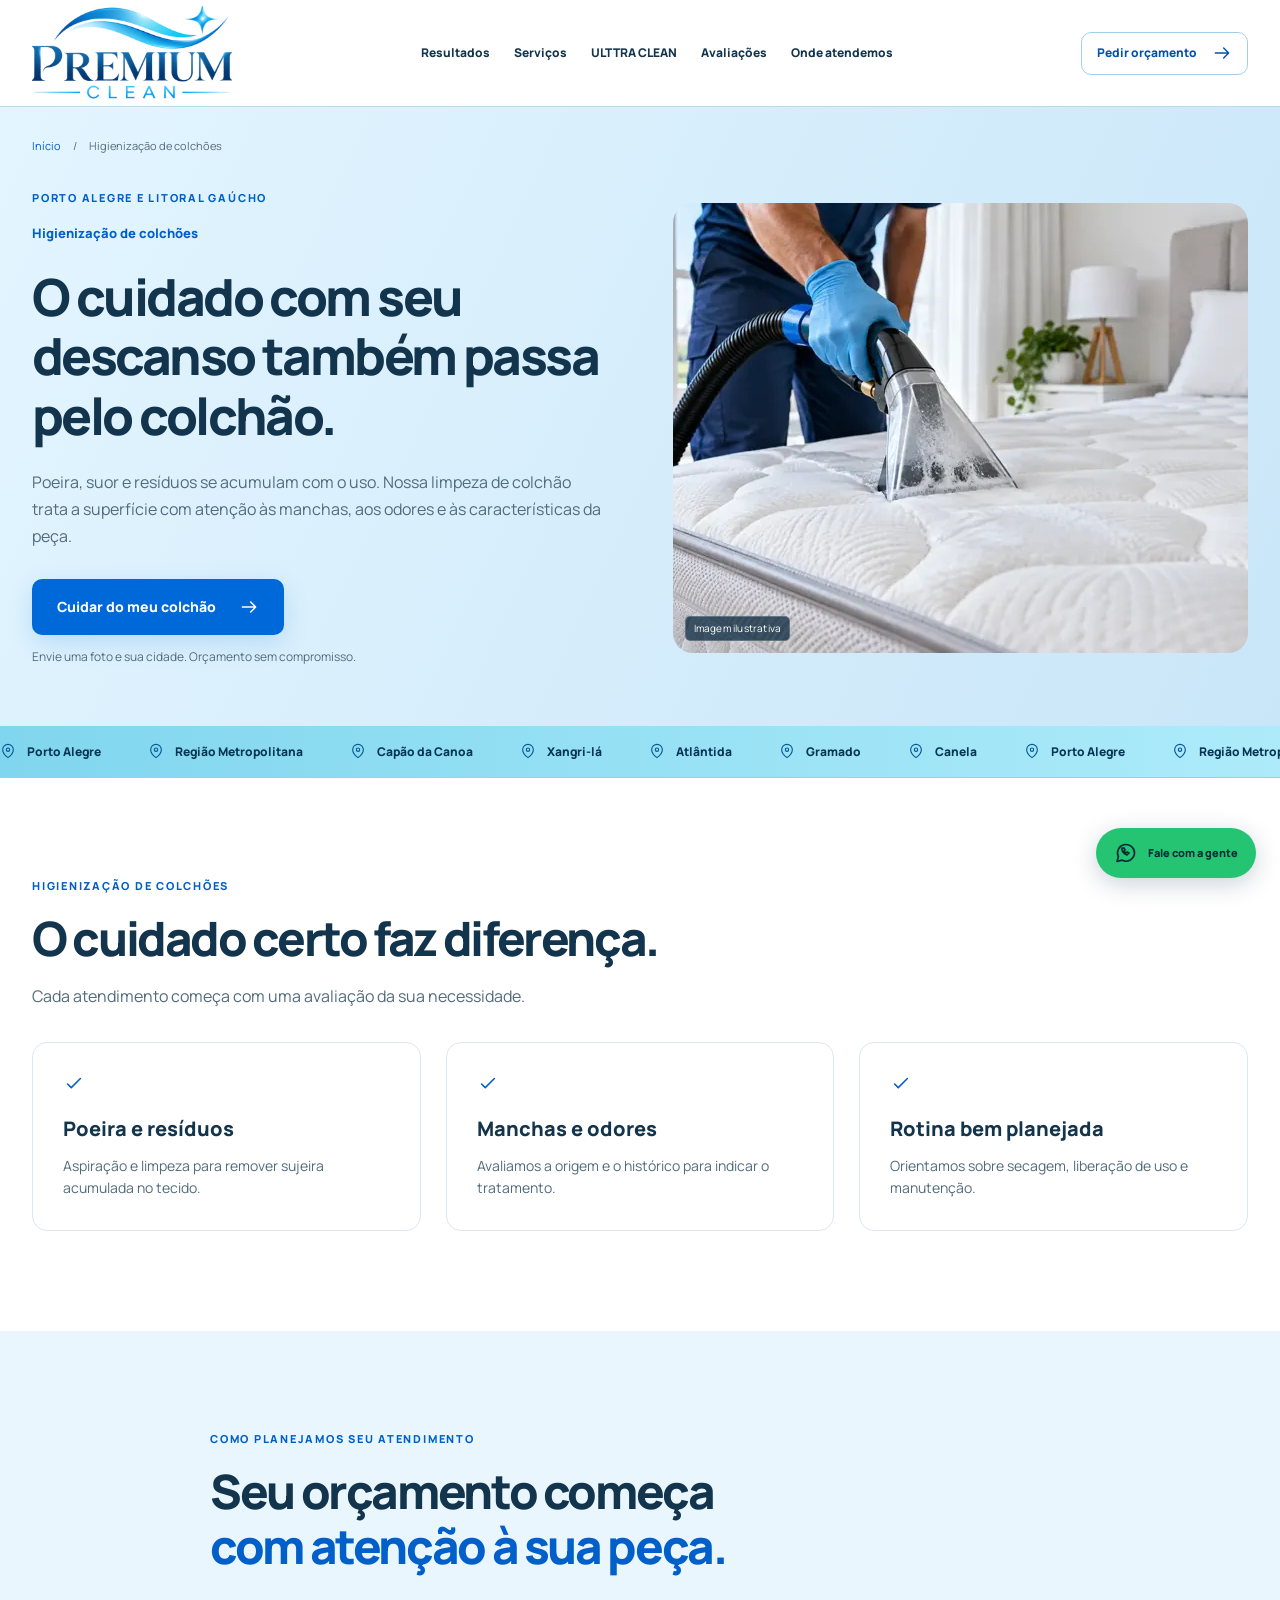
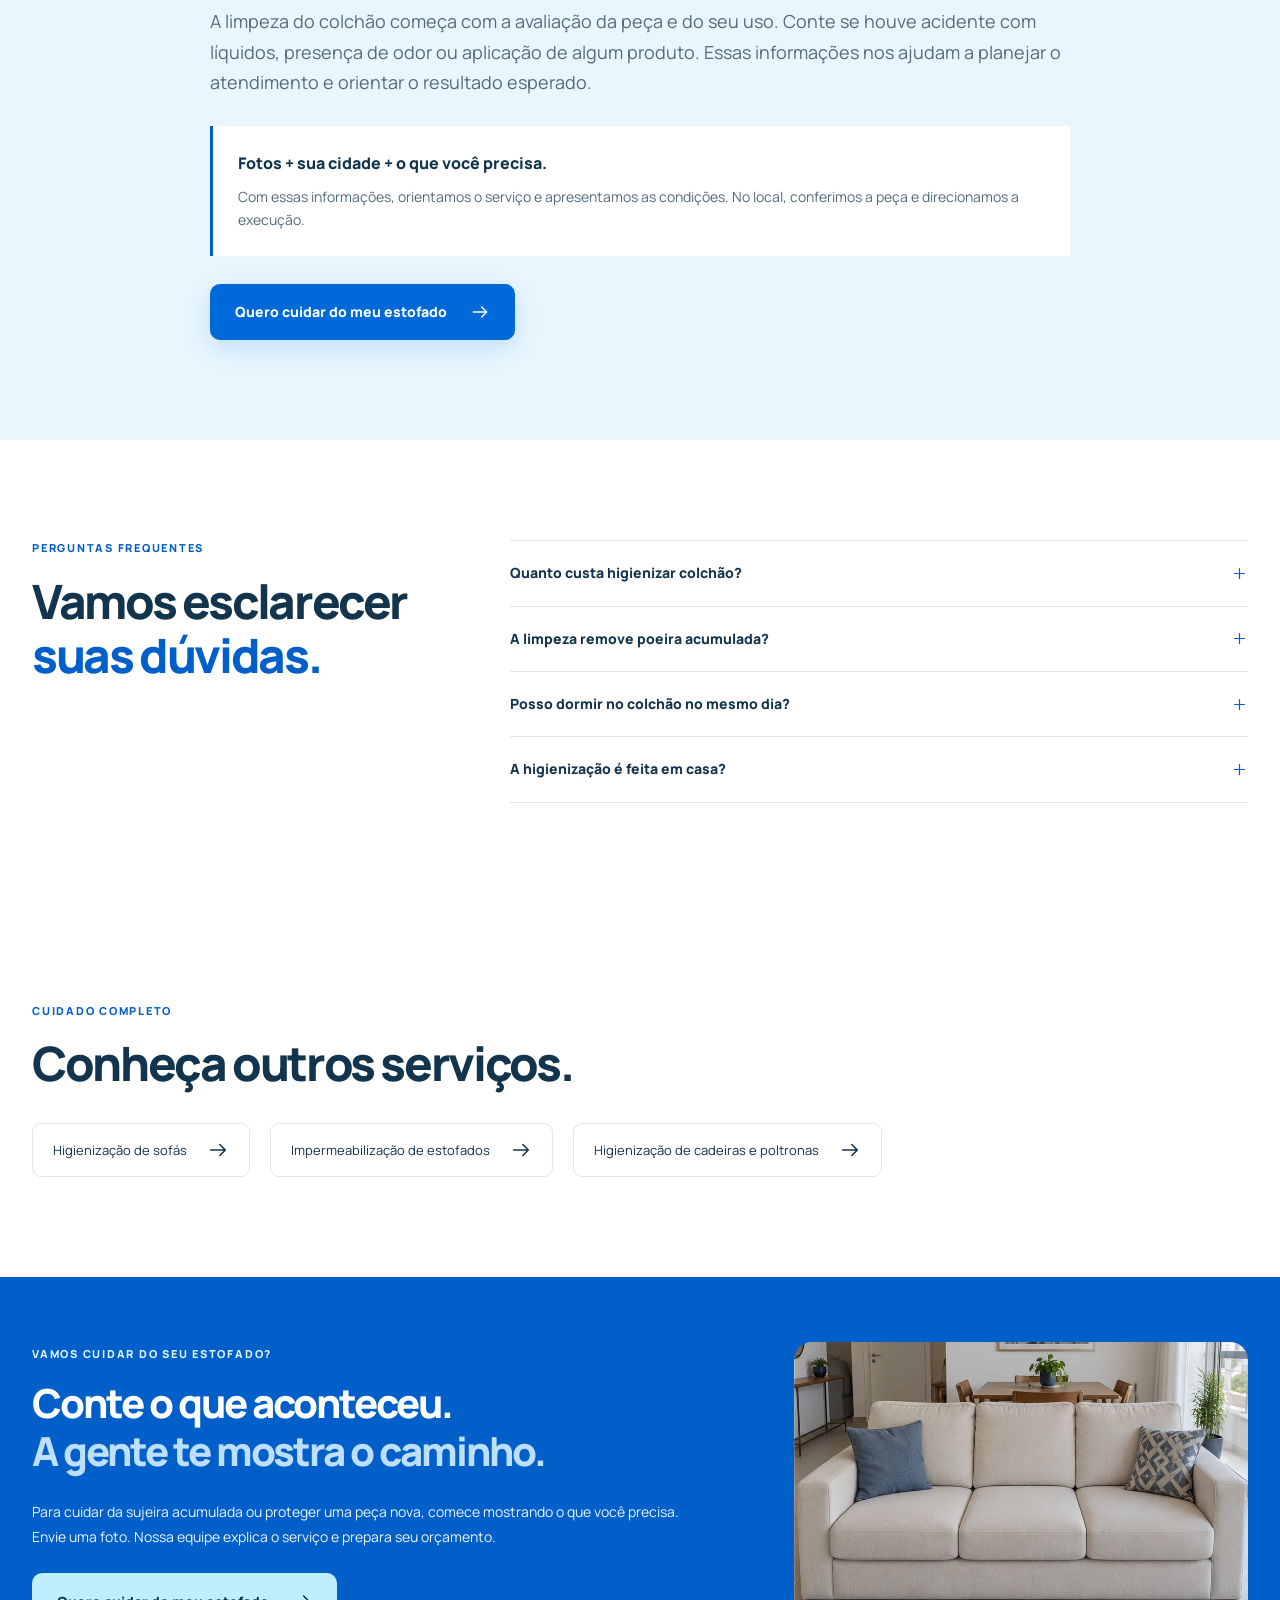
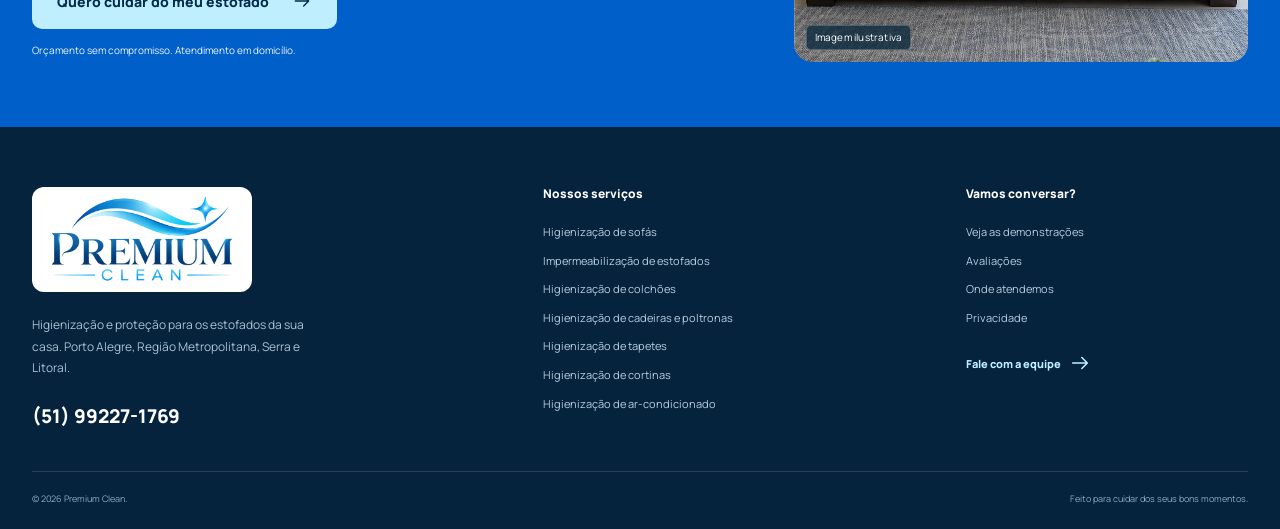
<file: higienizacao-de-colchoes.html>
<!doctype html><html lang="pt-BR"><head><meta charset="utf-8"><meta name="viewport" content="width=device-width, initial-scale=1"><meta name="theme-color" content="#075be8"><title>Higienização de colchões em Porto Alegre e Litoral | Premium Clean</title><meta name="description" content="Poeira, suor e resíduos se acumulam com o uso. Nossa limpeza de colchão trata a superfície com atenção às manchas, aos odores e às características da peça. Atendimento no local. Peça seu orçamento."><link rel="canonical" href="https://lorensatto.github.io/premiumclean2/higienizacao-de-colchoes.html"><meta property="og:type" content="website"><meta property="og:locale" content="pt_BR"><meta property="og:title" content="Higienização de colchões em Porto Alegre e Litoral | Premium Clean"><meta property="og:description" content="Poeira, suor e resíduos se acumulam com o uso. Nossa limpeza de colchão trata a superfície com atenção às manchas, aos odores e às características da peça. Atendimento no local. Peça seu orçamento."><meta property="og:url" content="https://lorensatto.github.io/premiumclean2/higienizacao-de-colchoes.html"><meta property="og:image" content="https://lorensatto.github.io/premiumclean2/higienizacao-colchao.webp"><meta name="twitter:card" content="summary_large_image"><link rel="icon" type="image/png" href="pc-favicon.png"><link rel="apple-touch-icon" href="pc-favicon.png"><link rel="preload" href="pc-manrope-800.woff2" as="font" type="font/woff2" crossorigin><link rel="stylesheet" href="pc-styles.css?v=20261026-2"><script type="application/ld+json">{"@context": "https://schema.org", "@type": "Service", "name": "Higienização de colchões", "serviceType": "Higienização de colchões", "url": "https://lorensatto.github.io/premiumclean2/higienizacao-de-colchoes.html", "provider": {"@type": "LocalBusiness", "name": "Premium Clean", "@id": "https://lorensatto.github.io/premiumclean2/#empresa", "url": "https://lorensatto.github.io/premiumclean2/", "telephone": "+55-51-99227-1769", "logo": "https://lorensatto.github.io/premiumclean2/pc-logo.webp"}, "areaServed": ["Porto Alegre", "Região Metropolitana de Porto Alegre", "Litoral Gaúcho", "Gramado", "Canela"]}</script></head><body><a href="#conteudo" class="skip">Pular para o conteúdo</a><header class="header"><div class="wrap nav"><a class="brand" href="index.html"><img class="brand-logo" src="pc-logo.webp" alt="Premium Clean — Higienização e proteção de estofados" width="200" height="95"></a><nav id="navigation" aria-label="Menu principal"><a href="index.html#resultados">Resultados</a><a href="index.html#servicos">Serviços</a><a href="index.html#ulttra">ULTTRA CLEAN</a><a href="index.html#avaliacoes">Avaliações</a><a href="index.html#regioes">Onde atendemos</a></nav><a class="btn btn-outline nav-button" href="https://wa.me/5551992271769?text=Ol%C3%A1%2C%20tudo%20bem%3F%20Vim%20pelo%20site%20e%20gostaria%20de%20higienizar%20meus%20estofados%21" data-wa="geral">Pedir orçamento<svg class="icon" viewBox="0 0 24 24" fill="none" stroke="currentColor" stroke-width="1.7" stroke-linecap="round" stroke-linejoin="round" aria-hidden="true"><path d="M4 12h16M14 6l6 6-6 6"/></svg></a><button class="menu-button" aria-controls="navigation" aria-expanded="false" aria-label="Abrir menu"><svg class="icon" viewBox="0 0 24 24" fill="none" stroke="currentColor" stroke-width="1.7" stroke-linecap="round" stroke-linejoin="round" aria-hidden="true"><path d="M4 7h16M4 12h16M4 17h16"/></svg></button></div></header><main id="conteudo"><section class="service-hero"><div class="wrap"><div class="breadcrumb"><a href="index.html">Início</a><span>/</span><span>Higienização de colchões</span></div><div class="service-hero-grid"><div><span class="eyebrow">PORTO ALEGRE E LITORAL GAÚCHO</span><p class="hero-category">Higienização de colchões</p><h1>O cuidado com seu descanso também passa pelo colchão.</h1><p class="lead">Poeira, suor e resíduos se acumulam com o uso. Nossa limpeza de colchão trata a superfície com atenção às manchas, aos odores e às características da peça.</p><a class="btn btn-blue" href="https://wa.me/5551992271769?text=Ol%C3%A1%2C%20tudo%20bem%3F%20Vim%20pelo%20site%20e%20gostaria%20de%20higienizar%20meus%20estofados%21" data-wa="Higienização de colchões">Cuidar do meu colchão<svg class="icon" viewBox="0 0 24 24" fill="none" stroke="currentColor" stroke-width="1.7" stroke-linecap="round" stroke-linejoin="round" aria-hidden="true"><path d="M4 12h16M14 6l6 6-6 6"/></svg></a><p class="microcopy">Envie uma foto e sua cidade. Orçamento sem compromisso.</p></div><div class="service-cover"><img src="higienizacao-colchao.webp" alt="Imagem ilustrativa — Higienização de colchões" width="1600" height="1000" class="" loading="eager" srcset="higienizacao-colchao-mobile.webp 800w, higienizacao-colchao.webp 1600w" sizes="(max-width: 600px) calc(100vw - 36px), 590px" decoding="async" fetchpriority="high"><span class="image-label">Imagem ilustrativa</span></div></div></div></section><div class="region-band" aria-label="Atendemos Porto Alegre, região metropolitana, litoral e serra"><div class="region-track"><div><span><svg class="icon" viewBox="0 0 24 24" fill="none" stroke="currentColor" stroke-width="1.7" stroke-linecap="round" stroke-linejoin="round" aria-hidden="true"><path d="M20 10c0 6-8 12-8 12S4 16 4 10a8 8 0 1 1 16 0Z"/><circle cx="12" cy="10" r="2.5"/></svg>Porto Alegre</span><span><svg class="icon" viewBox="0 0 24 24" fill="none" stroke="currentColor" stroke-width="1.7" stroke-linecap="round" stroke-linejoin="round" aria-hidden="true"><path d="M20 10c0 6-8 12-8 12S4 16 4 10a8 8 0 1 1 16 0Z"/><circle cx="12" cy="10" r="2.5"/></svg>Região Metropolitana</span><span><svg class="icon" viewBox="0 0 24 24" fill="none" stroke="currentColor" stroke-width="1.7" stroke-linecap="round" stroke-linejoin="round" aria-hidden="true"><path d="M20 10c0 6-8 12-8 12S4 16 4 10a8 8 0 1 1 16 0Z"/><circle cx="12" cy="10" r="2.5"/></svg>Capão da Canoa</span><span><svg class="icon" viewBox="0 0 24 24" fill="none" stroke="currentColor" stroke-width="1.7" stroke-linecap="round" stroke-linejoin="round" aria-hidden="true"><path d="M20 10c0 6-8 12-8 12S4 16 4 10a8 8 0 1 1 16 0Z"/><circle cx="12" cy="10" r="2.5"/></svg>Xangri-lá</span><span><svg class="icon" viewBox="0 0 24 24" fill="none" stroke="currentColor" stroke-width="1.7" stroke-linecap="round" stroke-linejoin="round" aria-hidden="true"><path d="M20 10c0 6-8 12-8 12S4 16 4 10a8 8 0 1 1 16 0Z"/><circle cx="12" cy="10" r="2.5"/></svg>Atlântida</span><span><svg class="icon" viewBox="0 0 24 24" fill="none" stroke="currentColor" stroke-width="1.7" stroke-linecap="round" stroke-linejoin="round" aria-hidden="true"><path d="M20 10c0 6-8 12-8 12S4 16 4 10a8 8 0 1 1 16 0Z"/><circle cx="12" cy="10" r="2.5"/></svg>Gramado</span><span><svg class="icon" viewBox="0 0 24 24" fill="none" stroke="currentColor" stroke-width="1.7" stroke-linecap="round" stroke-linejoin="round" aria-hidden="true"><path d="M20 10c0 6-8 12-8 12S4 16 4 10a8 8 0 1 1 16 0Z"/><circle cx="12" cy="10" r="2.5"/></svg>Canela</span></div><div aria-hidden="true"><span><svg class="icon" viewBox="0 0 24 24" fill="none" stroke="currentColor" stroke-width="1.7" stroke-linecap="round" stroke-linejoin="round" aria-hidden="true"><path d="M20 10c0 6-8 12-8 12S4 16 4 10a8 8 0 1 1 16 0Z"/><circle cx="12" cy="10" r="2.5"/></svg>Porto Alegre</span><span><svg class="icon" viewBox="0 0 24 24" fill="none" stroke="currentColor" stroke-width="1.7" stroke-linecap="round" stroke-linejoin="round" aria-hidden="true"><path d="M20 10c0 6-8 12-8 12S4 16 4 10a8 8 0 1 1 16 0Z"/><circle cx="12" cy="10" r="2.5"/></svg>Região Metropolitana</span><span><svg class="icon" viewBox="0 0 24 24" fill="none" stroke="currentColor" stroke-width="1.7" stroke-linecap="round" stroke-linejoin="round" aria-hidden="true"><path d="M20 10c0 6-8 12-8 12S4 16 4 10a8 8 0 1 1 16 0Z"/><circle cx="12" cy="10" r="2.5"/></svg>Capão da Canoa</span><span><svg class="icon" viewBox="0 0 24 24" fill="none" stroke="currentColor" stroke-width="1.7" stroke-linecap="round" stroke-linejoin="round" aria-hidden="true"><path d="M20 10c0 6-8 12-8 12S4 16 4 10a8 8 0 1 1 16 0Z"/><circle cx="12" cy="10" r="2.5"/></svg>Xangri-lá</span><span><svg class="icon" viewBox="0 0 24 24" fill="none" stroke="currentColor" stroke-width="1.7" stroke-linecap="round" stroke-linejoin="round" aria-hidden="true"><path d="M20 10c0 6-8 12-8 12S4 16 4 10a8 8 0 1 1 16 0Z"/><circle cx="12" cy="10" r="2.5"/></svg>Atlântida</span><span><svg class="icon" viewBox="0 0 24 24" fill="none" stroke="currentColor" stroke-width="1.7" stroke-linecap="round" stroke-linejoin="round" aria-hidden="true"><path d="M20 10c0 6-8 12-8 12S4 16 4 10a8 8 0 1 1 16 0Z"/><circle cx="12" cy="10" r="2.5"/></svg>Gramado</span><span><svg class="icon" viewBox="0 0 24 24" fill="none" stroke="currentColor" stroke-width="1.7" stroke-linecap="round" stroke-linejoin="round" aria-hidden="true"><path d="M20 10c0 6-8 12-8 12S4 16 4 10a8 8 0 1 1 16 0Z"/><circle cx="12" cy="10" r="2.5"/></svg>Canela</span></div></div></div><section class="section"><div class="wrap"><div class="section-title "><span class="eyebrow">HIGIENIZAÇÃO DE COLCHÕES</span><h2>O cuidado certo faz diferença.</h2><p>Cada atendimento começa com uma avaliação da sua necessidade.</p></div><div class="benefit-grid"><article><svg class="icon" viewBox="0 0 24 24" fill="none" stroke="currentColor" stroke-width="1.7" stroke-linecap="round" stroke-linejoin="round" aria-hidden="true"><path d="m5 12 4 4L19 6"/></svg><h3>Poeira e resíduos</h3><p>Aspiração e limpeza para remover sujeira acumulada no tecido.</p></article><article><svg class="icon" viewBox="0 0 24 24" fill="none" stroke="currentColor" stroke-width="1.7" stroke-linecap="round" stroke-linejoin="round" aria-hidden="true"><path d="m5 12 4 4L19 6"/></svg><h3>Manchas e odores</h3><p>Avaliamos a origem e o histórico para indicar o tratamento.</p></article><article><svg class="icon" viewBox="0 0 24 24" fill="none" stroke="currentColor" stroke-width="1.7" stroke-linecap="round" stroke-linejoin="round" aria-hidden="true"><path d="m5 12 4 4L19 6"/></svg><h3>Rotina bem planejada</h3><p>Orientamos sobre secagem, liberação de uso e manutenção.</p></article></div></div></section><section class="section service-detail"><div class="wrap narrow"><div class="section-title "><span class="eyebrow">COMO PLANEJAMOS SEU ATENDIMENTO</span><h2>Seu orçamento começa<br><span>com atenção à sua peça.</span></h2></div><p class="lead">A limpeza do colchão começa com a avaliação da peça e do seu uso. Conte se houve acidente com líquidos, presença de odor ou aplicação de algum produto. Essas informações nos ajudam a planejar o atendimento e orientar o resultado esperado.</p><div class="detail-callout"><b>Fotos + sua cidade + o que você precisa.</b><p>Com essas informações, orientamos o serviço e apresentamos as condições. No local, conferimos a peça e direcionamos a execução.</p></div><a class="btn btn-blue" href="https://wa.me/5551992271769?text=Ol%C3%A1%2C%20tudo%20bem%3F%20Vim%20pelo%20site%20e%20gostaria%20de%20higienizar%20meus%20estofados%21" data-wa="Higienização de colchões">Quero cuidar do meu estofado<svg class="icon" viewBox="0 0 24 24" fill="none" stroke="currentColor" stroke-width="1.7" stroke-linecap="round" stroke-linejoin="round" aria-hidden="true"><path d="M4 12h16M14 6l6 6-6 6"/></svg></a></div></section><section class="section faq-section"><div class="wrap faq-grid"><div><div class="section-title "><span class="eyebrow">PERGUNTAS FREQUENTES</span><h2>Vamos esclarecer<br><span>suas dúvidas.</span></h2></div></div><div class="faq-list"><details><summary>Quanto custa higienizar colchão?<svg class="icon" viewBox="0 0 24 24" fill="none" stroke="currentColor" stroke-width="1.7" stroke-linecap="round" stroke-linejoin="round" aria-hidden="true"><path d="M12 5v14M5 12h14"/></svg></summary><p>O tamanho, a quantidade de faces e a necessidade de tratamento influenciam o orçamento. Envie fotos e informe o modelo e sua cidade.</p></details><details><summary>A limpeza remove poeira acumulada?<svg class="icon" viewBox="0 0 24 24" fill="none" stroke="currentColor" stroke-width="1.7" stroke-linecap="round" stroke-linejoin="round" aria-hidden="true"><path d="M12 5v14M5 12h14"/></svg></summary><p>Sim. O processo remove poeira e resíduos presentes no tecido e permite tratar áreas que precisam de atenção.</p></details><details><summary>Posso dormir no colchão no mesmo dia?<svg class="icon" viewBox="0 0 24 24" fill="none" stroke="currentColor" stroke-width="1.7" stroke-linecap="round" stroke-linejoin="round" aria-hidden="true"><path d="M12 5v14M5 12h14"/></svg></summary><p>Depende da secagem completa. A equipe orienta sobre o prazo considerando tecido, clima e ventilação.</p></details><details><summary>A higienização é feita em casa?<svg class="icon" viewBox="0 0 24 24" fill="none" stroke="currentColor" stroke-width="1.7" stroke-linecap="round" stroke-linejoin="round" aria-hidden="true"><path d="M12 5v14M5 12h14"/></svg></summary><p>Sim. O atendimento é realizado no local, com a preparação e os cuidados necessários.</p></details></div></div></section><section class="section related"><div class="wrap"><div class="section-title "><span class="eyebrow">CUIDADO COMPLETO</span><h2>Conheça outros serviços.</h2></div><div class="related-links"><a href="higienizacao-de-sofas.html">Higienização de sofás<svg class="icon" viewBox="0 0 24 24" fill="none" stroke="currentColor" stroke-width="1.7" stroke-linecap="round" stroke-linejoin="round" aria-hidden="true"><path d="M4 12h16M14 6l6 6-6 6"/></svg></a><a href="impermeabilizacao-de-estofados.html">Impermeabilização de estofados<svg class="icon" viewBox="0 0 24 24" fill="none" stroke="currentColor" stroke-width="1.7" stroke-linecap="round" stroke-linejoin="round" aria-hidden="true"><path d="M4 12h16M14 6l6 6-6 6"/></svg></a><a href="higienizacao-de-cadeiras-e-poltronas.html">Higienização de cadeiras e poltronas<svg class="icon" viewBox="0 0 24 24" fill="none" stroke="currentColor" stroke-width="1.7" stroke-linecap="round" stroke-linejoin="round" aria-hidden="true"><path d="M4 12h16M14 6l6 6-6 6"/></svg></a></div></div></section><section class="final-cta"><div class="wrap final-grid"><div><span class="eyebrow">VAMOS CUIDAR DO SEU ESTOFADO?</span><h2>Conte o que aconteceu.<br><span>A gente te mostra o caminho.</span></h2><p>Para cuidar da sujeira acumulada ou proteger uma peça nova, comece mostrando o que você precisa. Envie uma foto. Nossa equipe explica o serviço e prepara seu orçamento.</p><a class="btn btn-lime" href="https://wa.me/5551992271769?text=Ol%C3%A1%2C%20tudo%20bem%3F%20Vim%20pelo%20site%20e%20gostaria%20de%20higienizar%20meus%20estofados%21" data-wa="Higienização de colchões">Quero cuidar do meu estofado<svg class="icon" viewBox="0 0 24 24" fill="none" stroke="currentColor" stroke-width="1.7" stroke-linecap="round" stroke-linejoin="round" aria-hidden="true"><path d="M4 12h16M14 6l6 6-6 6"/></svg></a><small>Orçamento sem compromisso. Atendimento em domicílio.</small></div><div class="final-photo"><img src="pc-casa.webp" alt="Sala ilustrativa com sofá limpo e ambiente acolhedor" width="1600" height="1000" class="" loading="lazy" decoding="async"><span class="image-label">Imagem ilustrativa</span></div></div></section></main><footer class="footer"><div class="wrap footer-grid"><div><a class="brand" href="index.html"><img class="brand-logo" src="pc-logo.webp" alt="Premium Clean — Higienização e proteção de estofados" width="200" height="95"></a><p>Higienização e proteção para os estofados da sua casa. Porto Alegre, Região Metropolitana, Serra e Litoral.</p><a class="footer-phone" href="tel:+5551992271769">(51) 99227-1769</a></div><div><h3>Nossos serviços</h3><a href="higienizacao-de-sofas.html">Higienização de sofás</a><a href="impermeabilizacao-de-estofados.html">Impermeabilização de estofados</a><a href="higienizacao-de-colchoes.html">Higienização de colchões</a><a href="higienizacao-de-cadeiras-e-poltronas.html">Higienização de cadeiras e poltronas</a><a href="higienizacao-de-tapetes.html">Higienização de tapetes</a><a href="higienizacao-de-cortinas.html">Higienização de cortinas</a><a href="higienizacao-de-ar-condicionado.html">Higienização de ar-condicionado</a></div><div><h3>Vamos conversar?</h3><a href="index.html#resultados">Veja as demonstrações</a><a href="index.html#avaliacoes">Avaliações</a><a href="index.html#regioes">Onde atendemos</a><a href="privacidade.html">Privacidade</a><a class="footer-whatsapp" href="https://wa.me/5551992271769?text=Ol%C3%A1%2C%20tudo%20bem%3F%20Vim%20pelo%20site%20e%20gostaria%20de%20higienizar%20meus%20estofados%21" data-wa="geral">Fale com a equipe<svg class="icon" viewBox="0 0 24 24" fill="none" stroke="currentColor" stroke-width="1.7" stroke-linecap="round" stroke-linejoin="round" aria-hidden="true"><path d="M4 12h16M14 6l6 6-6 6"/></svg></a></div></div><div class="wrap footer-bottom"><span>© <span data-year>2026</span> Premium Clean.</span><span>Feito para cuidar dos seus bons momentos.</span></div></footer><a class="floating-wa" aria-label="Fale com a gente pelo WhatsApp" href="https://wa.me/5551992271769?text=Ol%C3%A1%2C%20tudo%20bem%3F%20Vim%20pelo%20site%20e%20gostaria%20de%20higienizar%20meus%20estofados%21" data-wa="geral"><svg class="icon" viewBox="0 0 24 24" fill="none" stroke="currentColor" stroke-width="1.7" stroke-linecap="round" stroke-linejoin="round" aria-hidden="true"><path d="M20.5 11.6a8.5 8.5 0 0 1-12.6 7.5L3 20.5l1.4-4.7a8.5 8.5 0 1 1 16.1-4.2Z"/><path d="M8 7c-1 3 2 6 5 7l2-2-2-1-1 1-2-2 1-1-1-2Z"/></svg><span>Fale com a gente</span><svg class="icon" viewBox="0 0 24 24" fill="none" stroke="currentColor" stroke-width="1.7" stroke-linecap="round" stroke-linejoin="round" aria-hidden="true"><path d="M4 12h16M14 6l6 6-6 6"/></svg></a><dialog id="media-dialog"><button class="dialog-close" aria-label="Fechar vídeo"><svg class="icon" viewBox="0 0 24 24" fill="none" stroke="currentColor" stroke-width="1.7" stroke-linecap="round" stroke-linejoin="round" aria-hidden="true"><path d="m6 6 12 12M18 6 6 18"/></svg></button><video controls playsinline preload="none"></video><p>Prévia ilustrativa animada a partir de imagem. Substituir pelo vídeo real do atendimento.</p></dialog><script src="pc-script.js?v=20261026-2" defer></script></body></html>
</file>
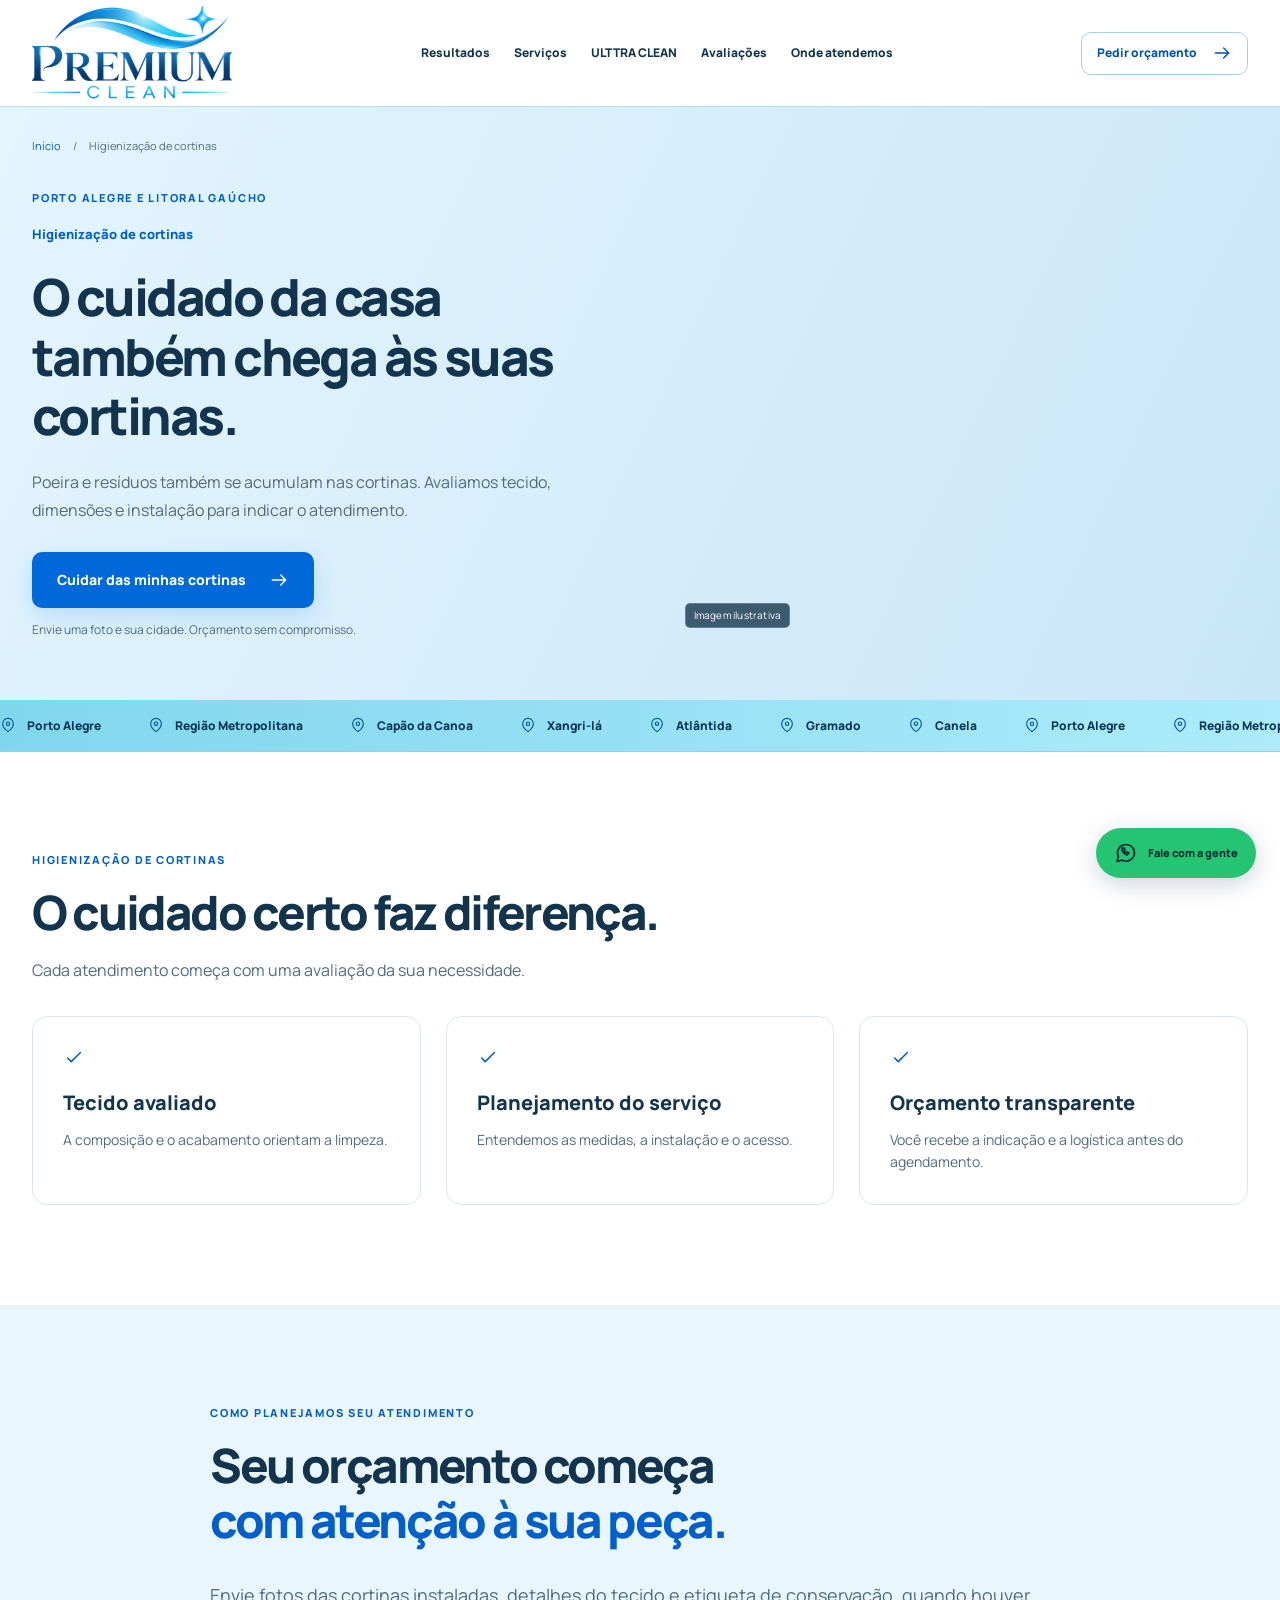
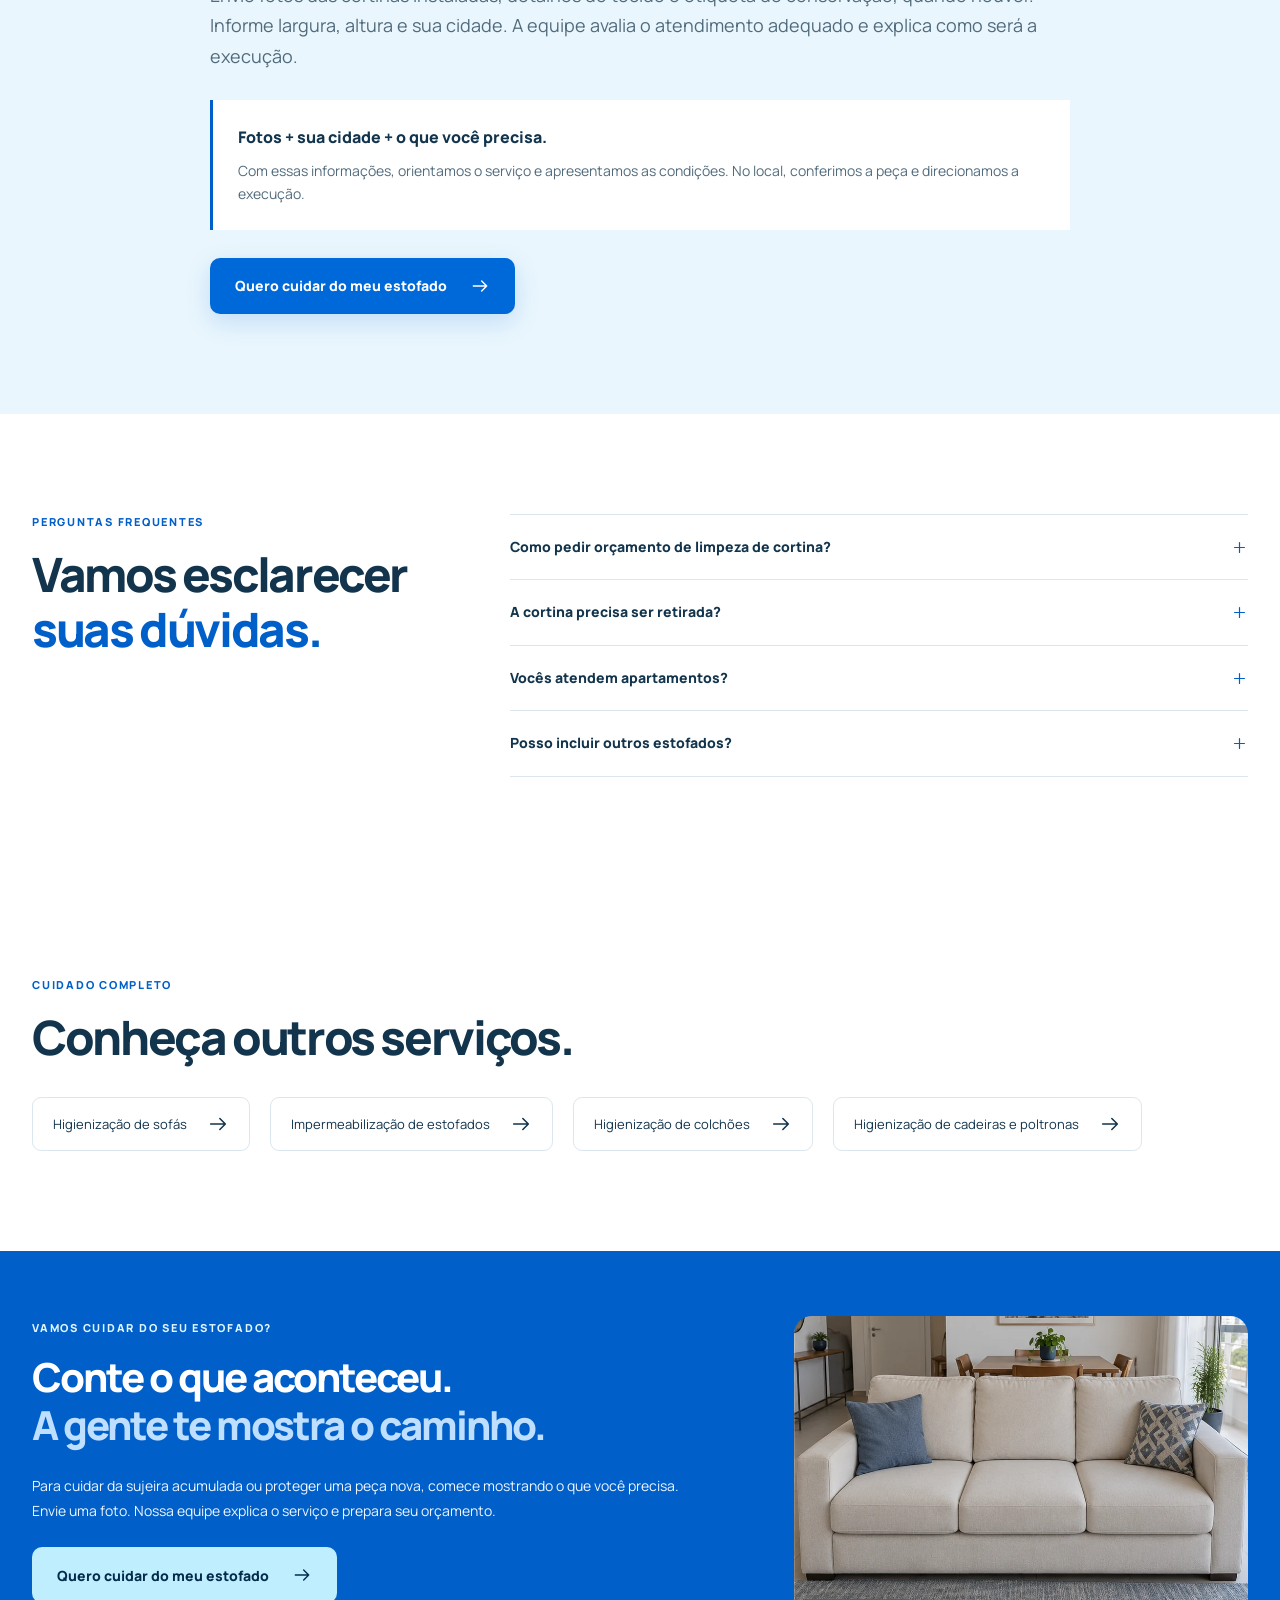
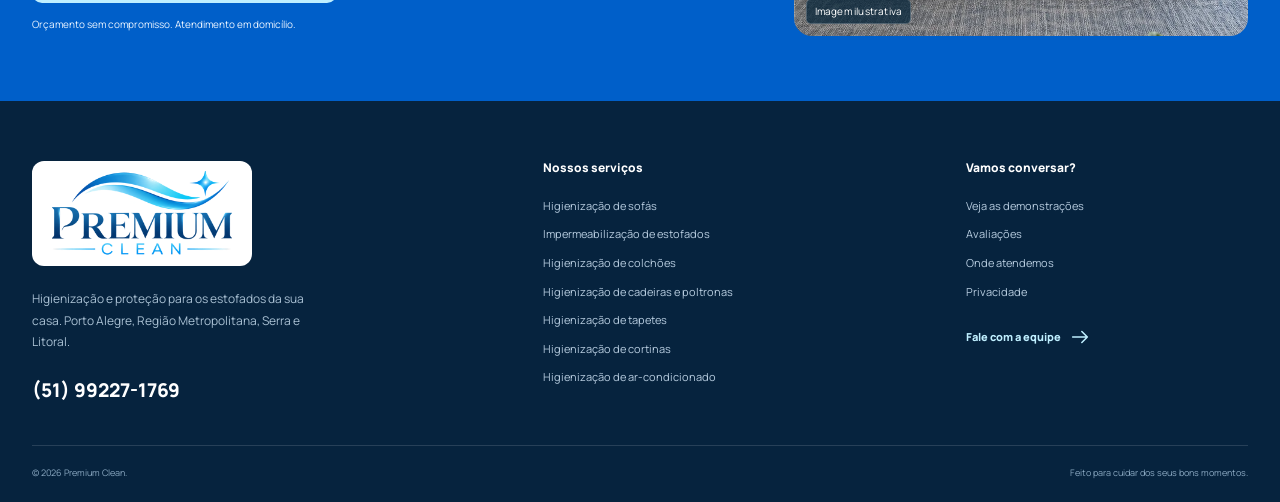
<file: higienizacao-de-cortinas.html>
<!doctype html><html lang="pt-BR"><head><meta charset="utf-8"><meta name="viewport" content="width=device-width, initial-scale=1"><meta name="theme-color" content="#075be8"><title>Higienização de cortinas em Porto Alegre e Litoral | Premium Clean</title><meta name="description" content="Poeira e resíduos também se acumulam nas cortinas. Avaliamos tecido, dimensões e instalação para indicar o atendimento. Atendimento no local. Peça seu orçamento."><link rel="canonical" href="https://lorensatto.github.io/premiumclean2/higienizacao-de-cortinas.html"><meta property="og:type" content="website"><meta property="og:locale" content="pt_BR"><meta property="og:title" content="Higienização de cortinas em Porto Alegre e Litoral | Premium Clean"><meta property="og:description" content="Poeira e resíduos também se acumulam nas cortinas. Avaliamos tecido, dimensões e instalação para indicar o atendimento. Atendimento no local. Peça seu orçamento."><meta property="og:url" content="https://lorensatto.github.io/premiumclean2/higienizacao-de-cortinas.html"><meta property="og:image" content="https://lorensatto.github.io/premiumclean2/pc-casa.webp"><meta name="twitter:card" content="summary_large_image"><link rel="icon" type="image/png" href="pc-favicon.png"><link rel="apple-touch-icon" href="pc-favicon.png"><link rel="preload" href="pc-manrope-800.woff2" as="font" type="font/woff2" crossorigin><link rel="stylesheet" href="pc-styles.css?v=20261026-2"><script type="application/ld+json">{"@context": "https://schema.org", "@type": "Service", "name": "Higienização de cortinas", "serviceType": "Higienização de cortinas", "url": "https://lorensatto.github.io/premiumclean2/higienizacao-de-cortinas.html", "provider": {"@type": "LocalBusiness", "name": "Premium Clean", "@id": "https://lorensatto.github.io/premiumclean2/#empresa", "url": "https://lorensatto.github.io/premiumclean2/", "telephone": "+55-51-99227-1769", "logo": "https://lorensatto.github.io/premiumclean2/pc-logo.webp"}, "areaServed": ["Porto Alegre", "Região Metropolitana de Porto Alegre", "Litoral Gaúcho", "Gramado", "Canela"]}</script></head><body><a href="#conteudo" class="skip">Pular para o conteúdo</a><header class="header"><div class="wrap nav"><a class="brand" href="index.html"><img class="brand-logo" src="pc-logo.webp" alt="Premium Clean — Higienização e proteção de estofados" width="200" height="95"></a><nav id="navigation" aria-label="Menu principal"><a href="index.html#resultados">Resultados</a><a href="index.html#servicos">Serviços</a><a href="index.html#ulttra">ULTTRA CLEAN</a><a href="index.html#avaliacoes">Avaliações</a><a href="index.html#regioes">Onde atendemos</a></nav><a class="btn btn-outline nav-button" href="https://wa.me/5551992271769?text=Ol%C3%A1%2C%20tudo%20bem%3F%20Vim%20pelo%20site%20e%20gostaria%20de%20higienizar%20meus%20estofados%21" data-wa="geral">Pedir orçamento<svg class="icon" viewBox="0 0 24 24" fill="none" stroke="currentColor" stroke-width="1.7" stroke-linecap="round" stroke-linejoin="round" aria-hidden="true"><path d="M4 12h16M14 6l6 6-6 6"/></svg></a><button class="menu-button" aria-controls="navigation" aria-expanded="false" aria-label="Abrir menu"><svg class="icon" viewBox="0 0 24 24" fill="none" stroke="currentColor" stroke-width="1.7" stroke-linecap="round" stroke-linejoin="round" aria-hidden="true"><path d="M4 7h16M4 12h16M4 17h16"/></svg></button></div></header><main id="conteudo"><section class="service-hero"><div class="wrap"><div class="breadcrumb"><a href="index.html">Início</a><span>/</span><span>Higienização de cortinas</span></div><div class="service-hero-grid"><div><span class="eyebrow">PORTO ALEGRE E LITORAL GAÚCHO</span><p class="hero-category">Higienização de cortinas</p><h1>O cuidado da casa também chega às suas cortinas.</h1><p class="lead">Poeira e resíduos também se acumulam nas cortinas. Avaliamos tecido, dimensões e instalação para indicar o atendimento.</p><a class="btn btn-blue" href="https://wa.me/5551992271769?text=Ol%C3%A1%2C%20tudo%20bem%3F%20Vim%20pelo%20site%20e%20gostaria%20de%20higienizar%20meus%20estofados%21" data-wa="Higienização de cortinas">Cuidar das minhas cortinas<svg class="icon" viewBox="0 0 24 24" fill="none" stroke="currentColor" stroke-width="1.7" stroke-linecap="round" stroke-linejoin="round" aria-hidden="true"><path d="M4 12h16M14 6l6 6-6 6"/></svg></a><p class="microcopy">Envie uma foto e sua cidade. Orçamento sem compromisso.</p></div><div class="service-cover"><img src="pc-casa.webp" alt="Imagem ilustrativa — Higienização de cortinas" width="1600" height="1000" class="" loading="eager" srcset="pc-casa-mobile.webp 800w, pc-casa.webp 1600w" sizes="(max-width: 600px) calc(100vw - 36px), 590px" decoding="async" fetchpriority="high"><span class="image-label">Imagem ilustrativa</span></div></div></div></section><div class="region-band" aria-label="Atendemos Porto Alegre, região metropolitana, litoral e serra"><div class="region-track"><div><span><svg class="icon" viewBox="0 0 24 24" fill="none" stroke="currentColor" stroke-width="1.7" stroke-linecap="round" stroke-linejoin="round" aria-hidden="true"><path d="M20 10c0 6-8 12-8 12S4 16 4 10a8 8 0 1 1 16 0Z"/><circle cx="12" cy="10" r="2.5"/></svg>Porto Alegre</span><span><svg class="icon" viewBox="0 0 24 24" fill="none" stroke="currentColor" stroke-width="1.7" stroke-linecap="round" stroke-linejoin="round" aria-hidden="true"><path d="M20 10c0 6-8 12-8 12S4 16 4 10a8 8 0 1 1 16 0Z"/><circle cx="12" cy="10" r="2.5"/></svg>Região Metropolitana</span><span><svg class="icon" viewBox="0 0 24 24" fill="none" stroke="currentColor" stroke-width="1.7" stroke-linecap="round" stroke-linejoin="round" aria-hidden="true"><path d="M20 10c0 6-8 12-8 12S4 16 4 10a8 8 0 1 1 16 0Z"/><circle cx="12" cy="10" r="2.5"/></svg>Capão da Canoa</span><span><svg class="icon" viewBox="0 0 24 24" fill="none" stroke="currentColor" stroke-width="1.7" stroke-linecap="round" stroke-linejoin="round" aria-hidden="true"><path d="M20 10c0 6-8 12-8 12S4 16 4 10a8 8 0 1 1 16 0Z"/><circle cx="12" cy="10" r="2.5"/></svg>Xangri-lá</span><span><svg class="icon" viewBox="0 0 24 24" fill="none" stroke="currentColor" stroke-width="1.7" stroke-linecap="round" stroke-linejoin="round" aria-hidden="true"><path d="M20 10c0 6-8 12-8 12S4 16 4 10a8 8 0 1 1 16 0Z"/><circle cx="12" cy="10" r="2.5"/></svg>Atlântida</span><span><svg class="icon" viewBox="0 0 24 24" fill="none" stroke="currentColor" stroke-width="1.7" stroke-linecap="round" stroke-linejoin="round" aria-hidden="true"><path d="M20 10c0 6-8 12-8 12S4 16 4 10a8 8 0 1 1 16 0Z"/><circle cx="12" cy="10" r="2.5"/></svg>Gramado</span><span><svg class="icon" viewBox="0 0 24 24" fill="none" stroke="currentColor" stroke-width="1.7" stroke-linecap="round" stroke-linejoin="round" aria-hidden="true"><path d="M20 10c0 6-8 12-8 12S4 16 4 10a8 8 0 1 1 16 0Z"/><circle cx="12" cy="10" r="2.5"/></svg>Canela</span></div><div aria-hidden="true"><span><svg class="icon" viewBox="0 0 24 24" fill="none" stroke="currentColor" stroke-width="1.7" stroke-linecap="round" stroke-linejoin="round" aria-hidden="true"><path d="M20 10c0 6-8 12-8 12S4 16 4 10a8 8 0 1 1 16 0Z"/><circle cx="12" cy="10" r="2.5"/></svg>Porto Alegre</span><span><svg class="icon" viewBox="0 0 24 24" fill="none" stroke="currentColor" stroke-width="1.7" stroke-linecap="round" stroke-linejoin="round" aria-hidden="true"><path d="M20 10c0 6-8 12-8 12S4 16 4 10a8 8 0 1 1 16 0Z"/><circle cx="12" cy="10" r="2.5"/></svg>Região Metropolitana</span><span><svg class="icon" viewBox="0 0 24 24" fill="none" stroke="currentColor" stroke-width="1.7" stroke-linecap="round" stroke-linejoin="round" aria-hidden="true"><path d="M20 10c0 6-8 12-8 12S4 16 4 10a8 8 0 1 1 16 0Z"/><circle cx="12" cy="10" r="2.5"/></svg>Capão da Canoa</span><span><svg class="icon" viewBox="0 0 24 24" fill="none" stroke="currentColor" stroke-width="1.7" stroke-linecap="round" stroke-linejoin="round" aria-hidden="true"><path d="M20 10c0 6-8 12-8 12S4 16 4 10a8 8 0 1 1 16 0Z"/><circle cx="12" cy="10" r="2.5"/></svg>Xangri-lá</span><span><svg class="icon" viewBox="0 0 24 24" fill="none" stroke="currentColor" stroke-width="1.7" stroke-linecap="round" stroke-linejoin="round" aria-hidden="true"><path d="M20 10c0 6-8 12-8 12S4 16 4 10a8 8 0 1 1 16 0Z"/><circle cx="12" cy="10" r="2.5"/></svg>Atlântida</span><span><svg class="icon" viewBox="0 0 24 24" fill="none" stroke="currentColor" stroke-width="1.7" stroke-linecap="round" stroke-linejoin="round" aria-hidden="true"><path d="M20 10c0 6-8 12-8 12S4 16 4 10a8 8 0 1 1 16 0Z"/><circle cx="12" cy="10" r="2.5"/></svg>Gramado</span><span><svg class="icon" viewBox="0 0 24 24" fill="none" stroke="currentColor" stroke-width="1.7" stroke-linecap="round" stroke-linejoin="round" aria-hidden="true"><path d="M20 10c0 6-8 12-8 12S4 16 4 10a8 8 0 1 1 16 0Z"/><circle cx="12" cy="10" r="2.5"/></svg>Canela</span></div></div></div><section class="section"><div class="wrap"><div class="section-title "><span class="eyebrow">HIGIENIZAÇÃO DE CORTINAS</span><h2>O cuidado certo faz diferença.</h2><p>Cada atendimento começa com uma avaliação da sua necessidade.</p></div><div class="benefit-grid"><article><svg class="icon" viewBox="0 0 24 24" fill="none" stroke="currentColor" stroke-width="1.7" stroke-linecap="round" stroke-linejoin="round" aria-hidden="true"><path d="m5 12 4 4L19 6"/></svg><h3>Tecido avaliado</h3><p>A composição e o acabamento orientam a limpeza.</p></article><article><svg class="icon" viewBox="0 0 24 24" fill="none" stroke="currentColor" stroke-width="1.7" stroke-linecap="round" stroke-linejoin="round" aria-hidden="true"><path d="m5 12 4 4L19 6"/></svg><h3>Planejamento do serviço</h3><p>Entendemos as medidas, a instalação e o acesso.</p></article><article><svg class="icon" viewBox="0 0 24 24" fill="none" stroke="currentColor" stroke-width="1.7" stroke-linecap="round" stroke-linejoin="round" aria-hidden="true"><path d="m5 12 4 4L19 6"/></svg><h3>Orçamento transparente</h3><p>Você recebe a indicação e a logística antes do agendamento.</p></article></div></div></section><section class="section service-detail"><div class="wrap narrow"><div class="section-title "><span class="eyebrow">COMO PLANEJAMOS SEU ATENDIMENTO</span><h2>Seu orçamento começa<br><span>com atenção à sua peça.</span></h2></div><p class="lead">Envie fotos das cortinas instaladas, detalhes do tecido e etiqueta de conservação, quando houver. Informe largura, altura e sua cidade. A equipe avalia o atendimento adequado e explica como será a execução.</p><div class="detail-callout"><b>Fotos + sua cidade + o que você precisa.</b><p>Com essas informações, orientamos o serviço e apresentamos as condições. No local, conferimos a peça e direcionamos a execução.</p></div><a class="btn btn-blue" href="https://wa.me/5551992271769?text=Ol%C3%A1%2C%20tudo%20bem%3F%20Vim%20pelo%20site%20e%20gostaria%20de%20higienizar%20meus%20estofados%21" data-wa="Higienização de cortinas">Quero cuidar do meu estofado<svg class="icon" viewBox="0 0 24 24" fill="none" stroke="currentColor" stroke-width="1.7" stroke-linecap="round" stroke-linejoin="round" aria-hidden="true"><path d="M4 12h16M14 6l6 6-6 6"/></svg></a></div></section><section class="section faq-section"><div class="wrap faq-grid"><div><div class="section-title "><span class="eyebrow">PERGUNTAS FREQUENTES</span><h2>Vamos esclarecer<br><span>suas dúvidas.</span></h2></div></div><div class="faq-list"><details><summary>Como pedir orçamento de limpeza de cortina?<svg class="icon" viewBox="0 0 24 24" fill="none" stroke="currentColor" stroke-width="1.7" stroke-linecap="round" stroke-linejoin="round" aria-hidden="true"><path d="M12 5v14M5 12h14"/></svg></summary><p>Envie fotos, medidas e, se possível, a etiqueta de conservação. Conte sua cidade e as condições de acesso.</p></details><details><summary>A cortina precisa ser retirada?<svg class="icon" viewBox="0 0 24 24" fill="none" stroke="currentColor" stroke-width="1.7" stroke-linecap="round" stroke-linejoin="round" aria-hidden="true"><path d="M12 5v14M5 12h14"/></svg></summary><p>Depende do modelo, tecido e processo indicado. A logística é combinada antes do serviço.</p></details><details><summary>Vocês atendem apartamentos?<svg class="icon" viewBox="0 0 24 24" fill="none" stroke="currentColor" stroke-width="1.7" stroke-linecap="round" stroke-linejoin="round" aria-hidden="true"><path d="M12 5v14M5 12h14"/></svg></summary><p>Sim. Precisamos avaliar a instalação, altura e condições de acesso.</p></details><details><summary>Posso incluir outros estofados?<svg class="icon" viewBox="0 0 24 24" fill="none" stroke="currentColor" stroke-width="1.7" stroke-linecap="round" stroke-linejoin="round" aria-hidden="true"><path d="M12 5v14M5 12h14"/></svg></summary><p>Sim. Podemos organizar os itens e apresentar os valores de cada serviço.</p></details></div></div></section><section class="section related"><div class="wrap"><div class="section-title "><span class="eyebrow">CUIDADO COMPLETO</span><h2>Conheça outros serviços.</h2></div><div class="related-links"><a href="higienizacao-de-sofas.html">Higienização de sofás<svg class="icon" viewBox="0 0 24 24" fill="none" stroke="currentColor" stroke-width="1.7" stroke-linecap="round" stroke-linejoin="round" aria-hidden="true"><path d="M4 12h16M14 6l6 6-6 6"/></svg></a><a href="impermeabilizacao-de-estofados.html">Impermeabilização de estofados<svg class="icon" viewBox="0 0 24 24" fill="none" stroke="currentColor" stroke-width="1.7" stroke-linecap="round" stroke-linejoin="round" aria-hidden="true"><path d="M4 12h16M14 6l6 6-6 6"/></svg></a><a href="higienizacao-de-colchoes.html">Higienização de colchões<svg class="icon" viewBox="0 0 24 24" fill="none" stroke="currentColor" stroke-width="1.7" stroke-linecap="round" stroke-linejoin="round" aria-hidden="true"><path d="M4 12h16M14 6l6 6-6 6"/></svg></a><a href="higienizacao-de-cadeiras-e-poltronas.html">Higienização de cadeiras e poltronas<svg class="icon" viewBox="0 0 24 24" fill="none" stroke="currentColor" stroke-width="1.7" stroke-linecap="round" stroke-linejoin="round" aria-hidden="true"><path d="M4 12h16M14 6l6 6-6 6"/></svg></a></div></div></section><section class="final-cta"><div class="wrap final-grid"><div><span class="eyebrow">VAMOS CUIDAR DO SEU ESTOFADO?</span><h2>Conte o que aconteceu.<br><span>A gente te mostra o caminho.</span></h2><p>Para cuidar da sujeira acumulada ou proteger uma peça nova, comece mostrando o que você precisa. Envie uma foto. Nossa equipe explica o serviço e prepara seu orçamento.</p><a class="btn btn-lime" href="https://wa.me/5551992271769?text=Ol%C3%A1%2C%20tudo%20bem%3F%20Vim%20pelo%20site%20e%20gostaria%20de%20higienizar%20meus%20estofados%21" data-wa="Higienização de cortinas">Quero cuidar do meu estofado<svg class="icon" viewBox="0 0 24 24" fill="none" stroke="currentColor" stroke-width="1.7" stroke-linecap="round" stroke-linejoin="round" aria-hidden="true"><path d="M4 12h16M14 6l6 6-6 6"/></svg></a><small>Orçamento sem compromisso. Atendimento em domicílio.</small></div><div class="final-photo"><img src="pc-casa.webp" alt="Sala ilustrativa com sofá limpo e ambiente acolhedor" width="1600" height="1000" class="" loading="lazy" decoding="async"><span class="image-label">Imagem ilustrativa</span></div></div></section></main><footer class="footer"><div class="wrap footer-grid"><div><a class="brand" href="index.html"><img class="brand-logo" src="pc-logo.webp" alt="Premium Clean — Higienização e proteção de estofados" width="200" height="95"></a><p>Higienização e proteção para os estofados da sua casa. Porto Alegre, Região Metropolitana, Serra e Litoral.</p><a class="footer-phone" href="tel:+5551992271769">(51) 99227-1769</a></div><div><h3>Nossos serviços</h3><a href="higienizacao-de-sofas.html">Higienização de sofás</a><a href="impermeabilizacao-de-estofados.html">Impermeabilização de estofados</a><a href="higienizacao-de-colchoes.html">Higienização de colchões</a><a href="higienizacao-de-cadeiras-e-poltronas.html">Higienização de cadeiras e poltronas</a><a href="higienizacao-de-tapetes.html">Higienização de tapetes</a><a href="higienizacao-de-cortinas.html">Higienização de cortinas</a><a href="higienizacao-de-ar-condicionado.html">Higienização de ar-condicionado</a></div><div><h3>Vamos conversar?</h3><a href="index.html#resultados">Veja as demonstrações</a><a href="index.html#avaliacoes">Avaliações</a><a href="index.html#regioes">Onde atendemos</a><a href="privacidade.html">Privacidade</a><a class="footer-whatsapp" href="https://wa.me/5551992271769?text=Ol%C3%A1%2C%20tudo%20bem%3F%20Vim%20pelo%20site%20e%20gostaria%20de%20higienizar%20meus%20estofados%21" data-wa="geral">Fale com a equipe<svg class="icon" viewBox="0 0 24 24" fill="none" stroke="currentColor" stroke-width="1.7" stroke-linecap="round" stroke-linejoin="round" aria-hidden="true"><path d="M4 12h16M14 6l6 6-6 6"/></svg></a></div></div><div class="wrap footer-bottom"><span>© <span data-year>2026</span> Premium Clean.</span><span>Feito para cuidar dos seus bons momentos.</span></div></footer><a class="floating-wa" aria-label="Fale com a gente pelo WhatsApp" href="https://wa.me/5551992271769?text=Ol%C3%A1%2C%20tudo%20bem%3F%20Vim%20pelo%20site%20e%20gostaria%20de%20higienizar%20meus%20estofados%21" data-wa="geral"><svg class="icon" viewBox="0 0 24 24" fill="none" stroke="currentColor" stroke-width="1.7" stroke-linecap="round" stroke-linejoin="round" aria-hidden="true"><path d="M20.5 11.6a8.5 8.5 0 0 1-12.6 7.5L3 20.5l1.4-4.7a8.5 8.5 0 1 1 16.1-4.2Z"/><path d="M8 7c-1 3 2 6 5 7l2-2-2-1-1 1-2-2 1-1-1-2Z"/></svg><span>Fale com a gente</span><svg class="icon" viewBox="0 0 24 24" fill="none" stroke="currentColor" stroke-width="1.7" stroke-linecap="round" stroke-linejoin="round" aria-hidden="true"><path d="M4 12h16M14 6l6 6-6 6"/></svg></a><dialog id="media-dialog"><button class="dialog-close" aria-label="Fechar vídeo"><svg class="icon" viewBox="0 0 24 24" fill="none" stroke="currentColor" stroke-width="1.7" stroke-linecap="round" stroke-linejoin="round" aria-hidden="true"><path d="m6 6 12 12M18 6 6 18"/></svg></button><video controls playsinline preload="none"></video><p>Prévia ilustrativa animada a partir de imagem. Substituir pelo vídeo real do atendimento.</p></dialog><script src="pc-script.js?v=20261026-2" defer></script></body></html>
</file>
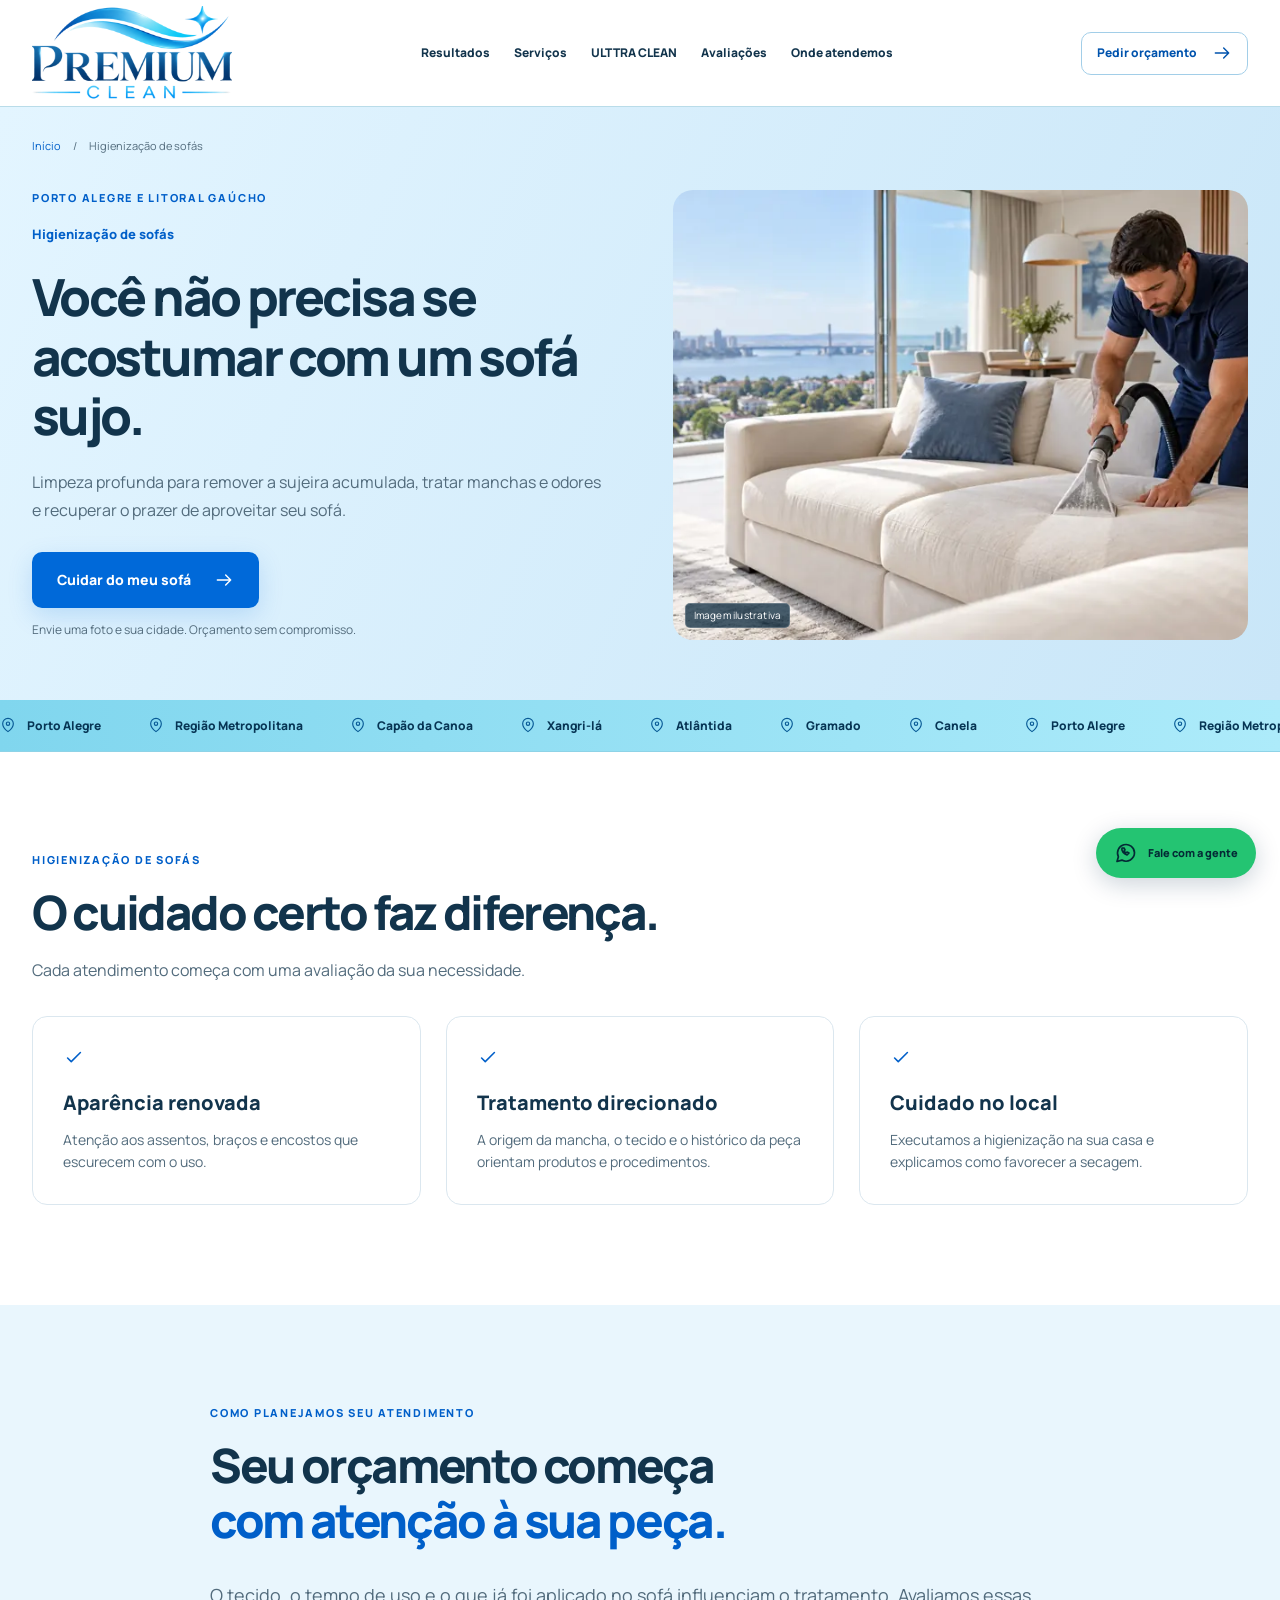
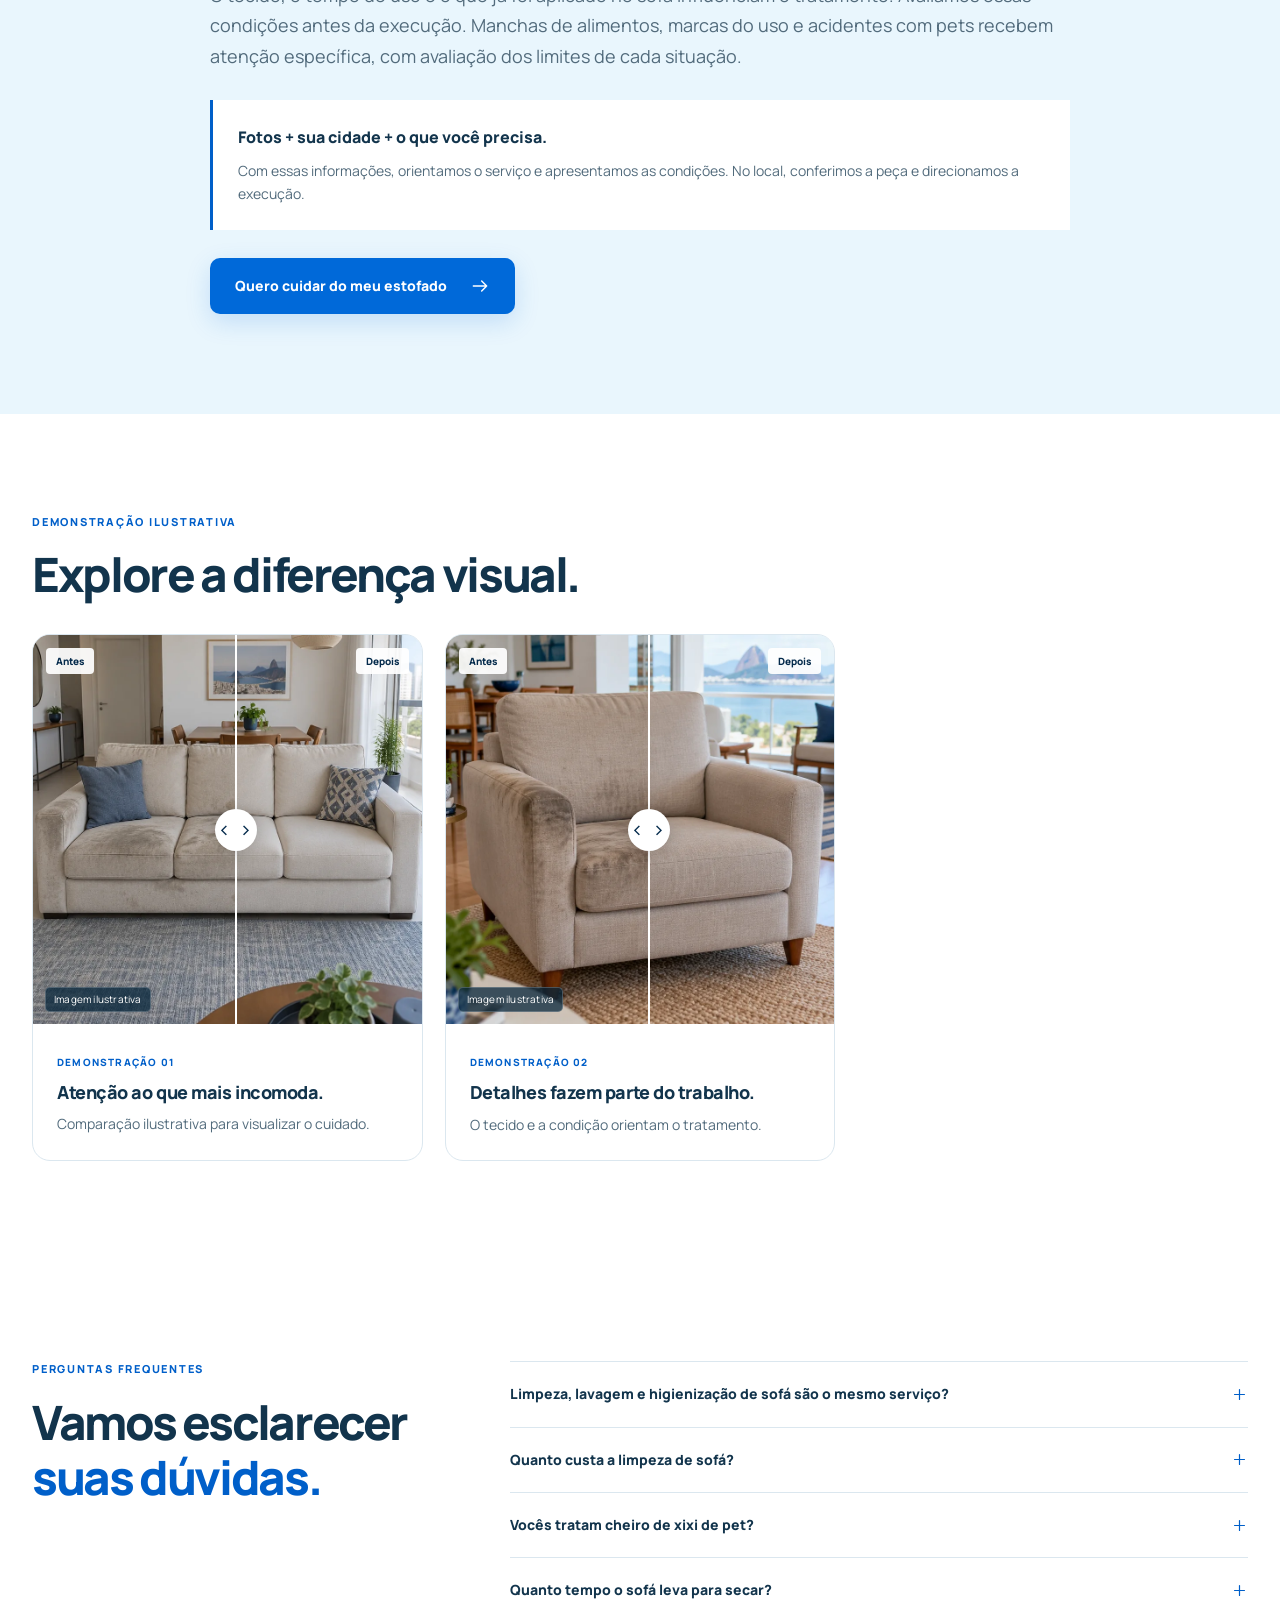
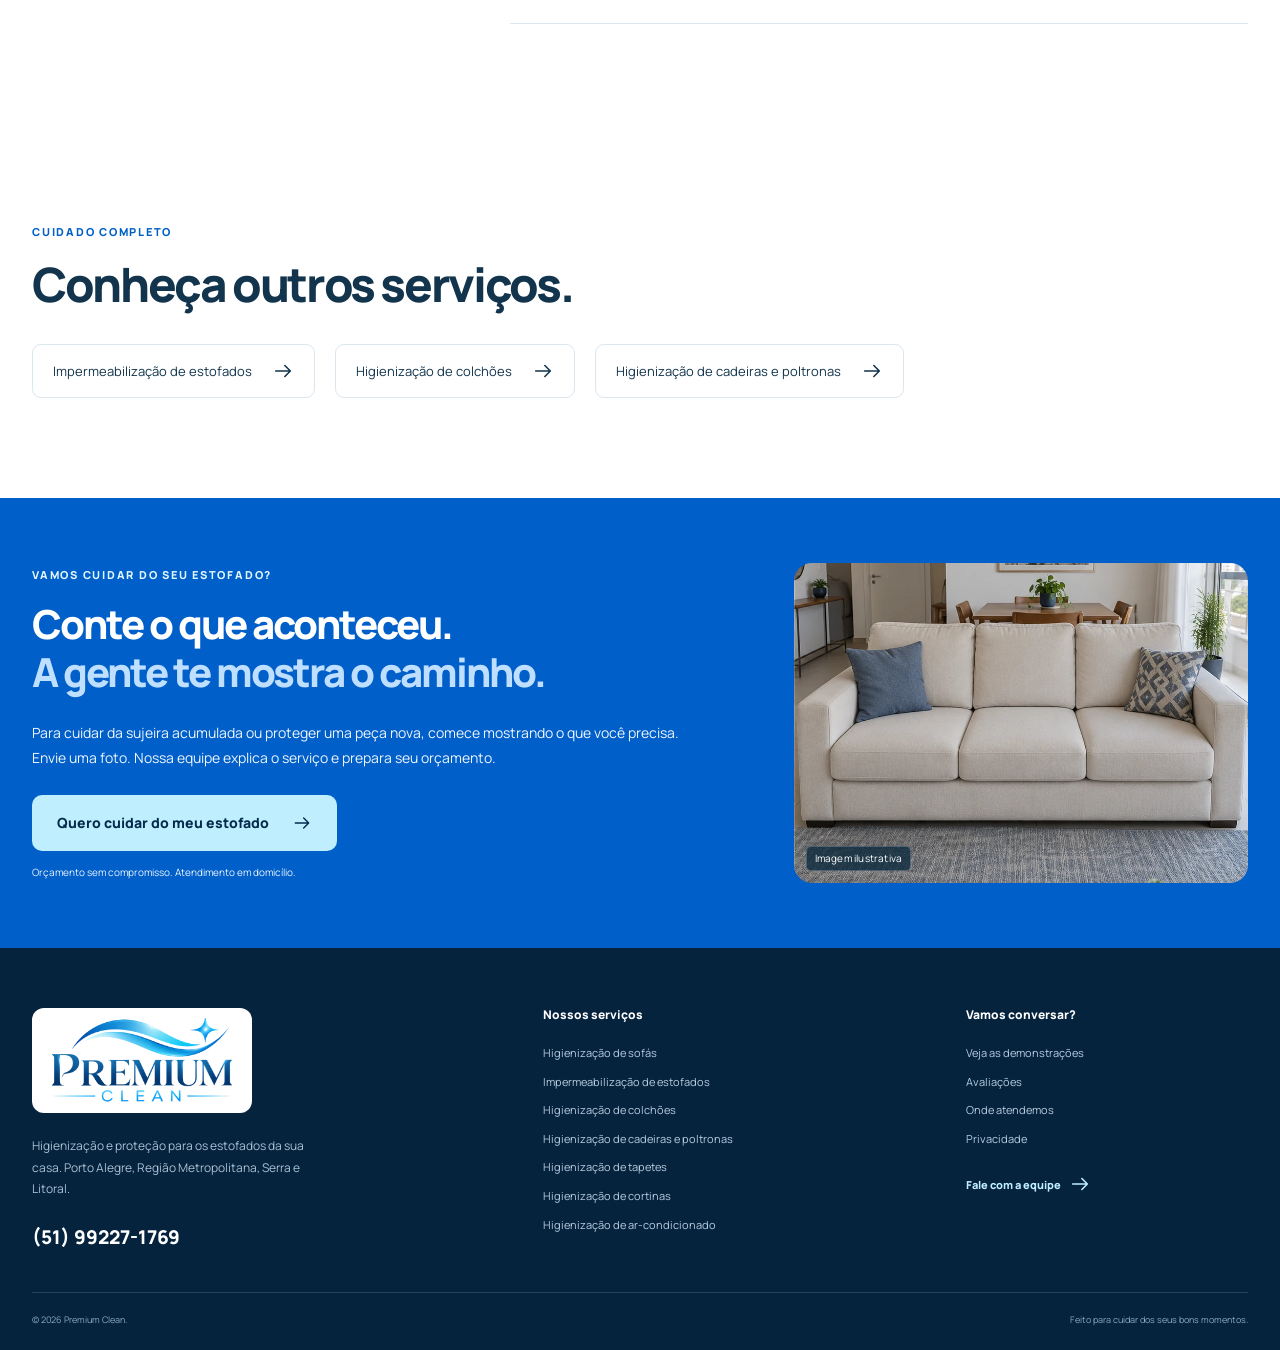
<file: higienizacao-de-sofas.html>
<!doctype html><html lang="pt-BR"><head><meta charset="utf-8"><meta name="viewport" content="width=device-width, initial-scale=1"><meta name="theme-color" content="#075be8"><title>Higienização de sofás em Porto Alegre e Litoral | Premium Clean</title><meta name="description" content="Limpeza profunda para remover a sujeira acumulada, tratar manchas e odores e recuperar o prazer de aproveitar seu sofá. Atendimento no local. Peça seu orçamento."><link rel="canonical" href="https://lorensatto.github.io/premiumclean2/higienizacao-de-sofas.html"><meta property="og:type" content="website"><meta property="og:locale" content="pt_BR"><meta property="og:title" content="Higienização de sofás em Porto Alegre e Litoral | Premium Clean"><meta property="og:description" content="Limpeza profunda para remover a sujeira acumulada, tratar manchas e odores e recuperar o prazer de aproveitar seu sofá. Atendimento no local. Peça seu orçamento."><meta property="og:url" content="https://lorensatto.github.io/premiumclean2/higienizacao-de-sofas.html"><meta property="og:image" content="https://lorensatto.github.io/premiumclean2/higienizacao-sofa.webp"><meta name="twitter:card" content="summary_large_image"><link rel="icon" type="image/png" href="pc-favicon.png"><link rel="apple-touch-icon" href="pc-favicon.png"><link rel="preload" href="pc-manrope-800.woff2" as="font" type="font/woff2" crossorigin><link rel="stylesheet" href="pc-styles.css?v=20261026-2"><script type="application/ld+json">{"@context": "https://schema.org", "@type": "Service", "name": "Higienização de sofás", "serviceType": "Higienização de sofás", "url": "https://lorensatto.github.io/premiumclean2/higienizacao-de-sofas.html", "provider": {"@type": "LocalBusiness", "name": "Premium Clean", "@id": "https://lorensatto.github.io/premiumclean2/#empresa", "url": "https://lorensatto.github.io/premiumclean2/", "telephone": "+55-51-99227-1769", "logo": "https://lorensatto.github.io/premiumclean2/pc-logo.webp"}, "areaServed": ["Porto Alegre", "Região Metropolitana de Porto Alegre", "Litoral Gaúcho", "Gramado", "Canela"]}</script></head><body><a href="#conteudo" class="skip">Pular para o conteúdo</a><header class="header"><div class="wrap nav"><a class="brand" href="index.html"><img class="brand-logo" src="pc-logo.webp" alt="Premium Clean — Higienização e proteção de estofados" width="200" height="95"></a><nav id="navigation" aria-label="Menu principal"><a href="index.html#resultados">Resultados</a><a href="index.html#servicos">Serviços</a><a href="index.html#ulttra">ULTTRA CLEAN</a><a href="index.html#avaliacoes">Avaliações</a><a href="index.html#regioes">Onde atendemos</a></nav><a class="btn btn-outline nav-button" href="https://wa.me/5551992271769?text=Ol%C3%A1%2C%20tudo%20bem%3F%20Vim%20pelo%20site%20e%20gostaria%20de%20higienizar%20meus%20estofados%21" data-wa="geral">Pedir orçamento<svg class="icon" viewBox="0 0 24 24" fill="none" stroke="currentColor" stroke-width="1.7" stroke-linecap="round" stroke-linejoin="round" aria-hidden="true"><path d="M4 12h16M14 6l6 6-6 6"/></svg></a><button class="menu-button" aria-controls="navigation" aria-expanded="false" aria-label="Abrir menu"><svg class="icon" viewBox="0 0 24 24" fill="none" stroke="currentColor" stroke-width="1.7" stroke-linecap="round" stroke-linejoin="round" aria-hidden="true"><path d="M4 7h16M4 12h16M4 17h16"/></svg></button></div></header><main id="conteudo"><section class="service-hero"><div class="wrap"><div class="breadcrumb"><a href="index.html">Início</a><span>/</span><span>Higienização de sofás</span></div><div class="service-hero-grid"><div><span class="eyebrow">PORTO ALEGRE E LITORAL GAÚCHO</span><p class="hero-category">Higienização de sofás</p><h1>Você não precisa se acostumar com um sofá sujo.</h1><p class="lead">Limpeza profunda para remover a sujeira acumulada, tratar manchas e odores e recuperar o prazer de aproveitar seu sofá.</p><a class="btn btn-blue" href="https://wa.me/5551992271769?text=Ol%C3%A1%2C%20tudo%20bem%3F%20Vim%20pelo%20site%20e%20gostaria%20de%20higienizar%20meus%20estofados%21" data-wa="Higienização de sofás">Cuidar do meu sofá<svg class="icon" viewBox="0 0 24 24" fill="none" stroke="currentColor" stroke-width="1.7" stroke-linecap="round" stroke-linejoin="round" aria-hidden="true"><path d="M4 12h16M14 6l6 6-6 6"/></svg></a><p class="microcopy">Envie uma foto e sua cidade. Orçamento sem compromisso.</p></div><div class="service-cover"><img src="higienizacao-sofa.webp" alt="Imagem ilustrativa — Higienização de sofás" width="1600" height="1000" class="" loading="eager" srcset="higienizacao-sofa-mobile.webp 800w, higienizacao-sofa.webp 1600w" sizes="(max-width: 600px) calc(100vw - 36px), 590px" decoding="async" fetchpriority="high"><span class="image-label">Imagem ilustrativa</span></div></div></div></section><div class="region-band" aria-label="Atendemos Porto Alegre, região metropolitana, litoral e serra"><div class="region-track"><div><span><svg class="icon" viewBox="0 0 24 24" fill="none" stroke="currentColor" stroke-width="1.7" stroke-linecap="round" stroke-linejoin="round" aria-hidden="true"><path d="M20 10c0 6-8 12-8 12S4 16 4 10a8 8 0 1 1 16 0Z"/><circle cx="12" cy="10" r="2.5"/></svg>Porto Alegre</span><span><svg class="icon" viewBox="0 0 24 24" fill="none" stroke="currentColor" stroke-width="1.7" stroke-linecap="round" stroke-linejoin="round" aria-hidden="true"><path d="M20 10c0 6-8 12-8 12S4 16 4 10a8 8 0 1 1 16 0Z"/><circle cx="12" cy="10" r="2.5"/></svg>Região Metropolitana</span><span><svg class="icon" viewBox="0 0 24 24" fill="none" stroke="currentColor" stroke-width="1.7" stroke-linecap="round" stroke-linejoin="round" aria-hidden="true"><path d="M20 10c0 6-8 12-8 12S4 16 4 10a8 8 0 1 1 16 0Z"/><circle cx="12" cy="10" r="2.5"/></svg>Capão da Canoa</span><span><svg class="icon" viewBox="0 0 24 24" fill="none" stroke="currentColor" stroke-width="1.7" stroke-linecap="round" stroke-linejoin="round" aria-hidden="true"><path d="M20 10c0 6-8 12-8 12S4 16 4 10a8 8 0 1 1 16 0Z"/><circle cx="12" cy="10" r="2.5"/></svg>Xangri-lá</span><span><svg class="icon" viewBox="0 0 24 24" fill="none" stroke="currentColor" stroke-width="1.7" stroke-linecap="round" stroke-linejoin="round" aria-hidden="true"><path d="M20 10c0 6-8 12-8 12S4 16 4 10a8 8 0 1 1 16 0Z"/><circle cx="12" cy="10" r="2.5"/></svg>Atlântida</span><span><svg class="icon" viewBox="0 0 24 24" fill="none" stroke="currentColor" stroke-width="1.7" stroke-linecap="round" stroke-linejoin="round" aria-hidden="true"><path d="M20 10c0 6-8 12-8 12S4 16 4 10a8 8 0 1 1 16 0Z"/><circle cx="12" cy="10" r="2.5"/></svg>Gramado</span><span><svg class="icon" viewBox="0 0 24 24" fill="none" stroke="currentColor" stroke-width="1.7" stroke-linecap="round" stroke-linejoin="round" aria-hidden="true"><path d="M20 10c0 6-8 12-8 12S4 16 4 10a8 8 0 1 1 16 0Z"/><circle cx="12" cy="10" r="2.5"/></svg>Canela</span></div><div aria-hidden="true"><span><svg class="icon" viewBox="0 0 24 24" fill="none" stroke="currentColor" stroke-width="1.7" stroke-linecap="round" stroke-linejoin="round" aria-hidden="true"><path d="M20 10c0 6-8 12-8 12S4 16 4 10a8 8 0 1 1 16 0Z"/><circle cx="12" cy="10" r="2.5"/></svg>Porto Alegre</span><span><svg class="icon" viewBox="0 0 24 24" fill="none" stroke="currentColor" stroke-width="1.7" stroke-linecap="round" stroke-linejoin="round" aria-hidden="true"><path d="M20 10c0 6-8 12-8 12S4 16 4 10a8 8 0 1 1 16 0Z"/><circle cx="12" cy="10" r="2.5"/></svg>Região Metropolitana</span><span><svg class="icon" viewBox="0 0 24 24" fill="none" stroke="currentColor" stroke-width="1.7" stroke-linecap="round" stroke-linejoin="round" aria-hidden="true"><path d="M20 10c0 6-8 12-8 12S4 16 4 10a8 8 0 1 1 16 0Z"/><circle cx="12" cy="10" r="2.5"/></svg>Capão da Canoa</span><span><svg class="icon" viewBox="0 0 24 24" fill="none" stroke="currentColor" stroke-width="1.7" stroke-linecap="round" stroke-linejoin="round" aria-hidden="true"><path d="M20 10c0 6-8 12-8 12S4 16 4 10a8 8 0 1 1 16 0Z"/><circle cx="12" cy="10" r="2.5"/></svg>Xangri-lá</span><span><svg class="icon" viewBox="0 0 24 24" fill="none" stroke="currentColor" stroke-width="1.7" stroke-linecap="round" stroke-linejoin="round" aria-hidden="true"><path d="M20 10c0 6-8 12-8 12S4 16 4 10a8 8 0 1 1 16 0Z"/><circle cx="12" cy="10" r="2.5"/></svg>Atlântida</span><span><svg class="icon" viewBox="0 0 24 24" fill="none" stroke="currentColor" stroke-width="1.7" stroke-linecap="round" stroke-linejoin="round" aria-hidden="true"><path d="M20 10c0 6-8 12-8 12S4 16 4 10a8 8 0 1 1 16 0Z"/><circle cx="12" cy="10" r="2.5"/></svg>Gramado</span><span><svg class="icon" viewBox="0 0 24 24" fill="none" stroke="currentColor" stroke-width="1.7" stroke-linecap="round" stroke-linejoin="round" aria-hidden="true"><path d="M20 10c0 6-8 12-8 12S4 16 4 10a8 8 0 1 1 16 0Z"/><circle cx="12" cy="10" r="2.5"/></svg>Canela</span></div></div></div><section class="section"><div class="wrap"><div class="section-title "><span class="eyebrow">HIGIENIZAÇÃO DE SOFÁS</span><h2>O cuidado certo faz diferença.</h2><p>Cada atendimento começa com uma avaliação da sua necessidade.</p></div><div class="benefit-grid"><article><svg class="icon" viewBox="0 0 24 24" fill="none" stroke="currentColor" stroke-width="1.7" stroke-linecap="round" stroke-linejoin="round" aria-hidden="true"><path d="m5 12 4 4L19 6"/></svg><h3>Aparência renovada</h3><p>Atenção aos assentos, braços e encostos que escurecem com o uso.</p></article><article><svg class="icon" viewBox="0 0 24 24" fill="none" stroke="currentColor" stroke-width="1.7" stroke-linecap="round" stroke-linejoin="round" aria-hidden="true"><path d="m5 12 4 4L19 6"/></svg><h3>Tratamento direcionado</h3><p>A origem da mancha, o tecido e o histórico da peça orientam produtos e procedimentos.</p></article><article><svg class="icon" viewBox="0 0 24 24" fill="none" stroke="currentColor" stroke-width="1.7" stroke-linecap="round" stroke-linejoin="round" aria-hidden="true"><path d="m5 12 4 4L19 6"/></svg><h3>Cuidado no local</h3><p>Executamos a higienização na sua casa e explicamos como favorecer a secagem.</p></article></div></div></section><section class="section service-detail"><div class="wrap narrow"><div class="section-title "><span class="eyebrow">COMO PLANEJAMOS SEU ATENDIMENTO</span><h2>Seu orçamento começa<br><span>com atenção à sua peça.</span></h2></div><p class="lead">O tecido, o tempo de uso e o que já foi aplicado no sofá influenciam o tratamento. Avaliamos essas condições antes da execução. Manchas de alimentos, marcas do uso e acidentes com pets recebem atenção específica, com avaliação dos limites de cada situação.</p><div class="detail-callout"><b>Fotos + sua cidade + o que você precisa.</b><p>Com essas informações, orientamos o serviço e apresentamos as condições. No local, conferimos a peça e direcionamos a execução.</p></div><a class="btn btn-blue" href="https://wa.me/5551992271769?text=Ol%C3%A1%2C%20tudo%20bem%3F%20Vim%20pelo%20site%20e%20gostaria%20de%20higienizar%20meus%20estofados%21" data-wa="Higienização de sofás">Quero cuidar do meu estofado<svg class="icon" viewBox="0 0 24 24" fill="none" stroke="currentColor" stroke-width="1.7" stroke-linecap="round" stroke-linejoin="round" aria-hidden="true"><path d="M4 12h16M14 6l6 6-6 6"/></svg></a></div></section><section class="section"><div class="wrap"><div class="section-title "><span class="eyebrow">DEMONSTRAÇÃO ILUSTRATIVA</span><h2>Explore a diferença visual.</h2></div><div class="result-grid"><article class="result-card"><div class="comparison" style="--position:52%"><div class="compare-layer compare-after"><img src="pc-antes-depois-sofa.webp" alt="Ilustração da peça após a limpeza" width="1600" height="1000" class="" loading="lazy" decoding="async"></div><div class="compare-layer compare-before"><img src="pc-antes-depois-sofa.webp" alt="Ilustração da peça antes da limpeza" width="1600" height="1000" class="" loading="lazy" decoding="async"></div><span class="compare-label before">Antes</span><span class="compare-label after">Depois</span><div class="compare-handle">‹ ›</div><input type="range" min="0" max="100" value="52" aria-label="Comparar antes e depois: Atenção ao que mais incomoda."><span class="image-label">Imagem ilustrativa</span></div><div class="result-text"><span class="mini-label">DEMONSTRAÇÃO 01</span><h3>Atenção ao que mais incomoda.</h3><p>Comparação ilustrativa para visualizar o cuidado.</p></div></article><article class="result-card"><div class="comparison" style="--position:52%"><div class="compare-layer compare-after"><img src="pc-antes-depois-poltrona.webp" alt="Ilustração da peça após a limpeza" width="1600" height="1000" class="" loading="lazy" decoding="async"></div><div class="compare-layer compare-before"><img src="pc-antes-depois-poltrona.webp" alt="Ilustração da peça antes da limpeza" width="1600" height="1000" class="" loading="lazy" decoding="async"></div><span class="compare-label before">Antes</span><span class="compare-label after">Depois</span><div class="compare-handle">‹ ›</div><input type="range" min="0" max="100" value="52" aria-label="Comparar antes e depois: Detalhes fazem parte do trabalho."><span class="image-label">Imagem ilustrativa</span></div><div class="result-text"><span class="mini-label">DEMONSTRAÇÃO 02</span><h3>Detalhes fazem parte do trabalho.</h3><p>O tecido e a condição orientam o tratamento.</p></div></article></div></div></section><section class="section faq-section"><div class="wrap faq-grid"><div><div class="section-title "><span class="eyebrow">PERGUNTAS FREQUENTES</span><h2>Vamos esclarecer<br><span>suas dúvidas.</span></h2></div></div><div class="faq-list"><details><summary>Limpeza, lavagem e higienização de sofá são o mesmo serviço?<svg class="icon" viewBox="0 0 24 24" fill="none" stroke="currentColor" stroke-width="1.7" stroke-linecap="round" stroke-linejoin="round" aria-hidden="true"><path d="M12 5v14M5 12h14"/></svg></summary><p>São expressões usadas para procurar a limpeza profissional de sofás. Na Premium Clean, o ULTTRA CLEAN identifica nosso processo de avaliação, preparação, tratamento, limpeza, extração e acabamento.</p></details><details><summary>Quanto custa a limpeza de sofá?<svg class="icon" viewBox="0 0 24 24" fill="none" stroke="currentColor" stroke-width="1.7" stroke-linecap="round" stroke-linejoin="round" aria-hidden="true"><path d="M12 5v14M5 12h14"/></svg></summary><p>O valor depende do tamanho, modelo, tecido e necessidade de tratamento. Envie fotos e sua cidade para receber o orçamento explicado antes de agendar.</p></details><details><summary>Vocês tratam cheiro de xixi de pet?<svg class="icon" viewBox="0 0 24 24" fill="none" stroke="currentColor" stroke-width="1.7" stroke-linecap="round" stroke-linejoin="round" aria-hidden="true"><path d="M12 5v14M5 12h14"/></svg></summary><p>Sim. Precisamos saber onde aconteceu, há quanto tempo e o que já foi aplicado. A profundidade da contaminação também entra na avaliação.</p></details><details><summary>Quanto tempo o sofá leva para secar?<svg class="icon" viewBox="0 0 24 24" fill="none" stroke="currentColor" stroke-width="1.7" stroke-linecap="round" stroke-linejoin="round" aria-hidden="true"><path d="M12 5v14M5 12h14"/></svg></summary><p>A previsão habitual é de 8 a 10 horas, podendo variar com tecido, clima e ventilação. Você recebe orientações para o seu ambiente.</p></details></div></div></section><section class="section related"><div class="wrap"><div class="section-title "><span class="eyebrow">CUIDADO COMPLETO</span><h2>Conheça outros serviços.</h2></div><div class="related-links"><a href="impermeabilizacao-de-estofados.html">Impermeabilização de estofados<svg class="icon" viewBox="0 0 24 24" fill="none" stroke="currentColor" stroke-width="1.7" stroke-linecap="round" stroke-linejoin="round" aria-hidden="true"><path d="M4 12h16M14 6l6 6-6 6"/></svg></a><a href="higienizacao-de-colchoes.html">Higienização de colchões<svg class="icon" viewBox="0 0 24 24" fill="none" stroke="currentColor" stroke-width="1.7" stroke-linecap="round" stroke-linejoin="round" aria-hidden="true"><path d="M4 12h16M14 6l6 6-6 6"/></svg></a><a href="higienizacao-de-cadeiras-e-poltronas.html">Higienização de cadeiras e poltronas<svg class="icon" viewBox="0 0 24 24" fill="none" stroke="currentColor" stroke-width="1.7" stroke-linecap="round" stroke-linejoin="round" aria-hidden="true"><path d="M4 12h16M14 6l6 6-6 6"/></svg></a></div></div></section><section class="final-cta"><div class="wrap final-grid"><div><span class="eyebrow">VAMOS CUIDAR DO SEU ESTOFADO?</span><h2>Conte o que aconteceu.<br><span>A gente te mostra o caminho.</span></h2><p>Para cuidar da sujeira acumulada ou proteger uma peça nova, comece mostrando o que você precisa. Envie uma foto. Nossa equipe explica o serviço e prepara seu orçamento.</p><a class="btn btn-lime" href="https://wa.me/5551992271769?text=Ol%C3%A1%2C%20tudo%20bem%3F%20Vim%20pelo%20site%20e%20gostaria%20de%20higienizar%20meus%20estofados%21" data-wa="Higienização de sofás">Quero cuidar do meu estofado<svg class="icon" viewBox="0 0 24 24" fill="none" stroke="currentColor" stroke-width="1.7" stroke-linecap="round" stroke-linejoin="round" aria-hidden="true"><path d="M4 12h16M14 6l6 6-6 6"/></svg></a><small>Orçamento sem compromisso. Atendimento em domicílio.</small></div><div class="final-photo"><img src="pc-casa.webp" alt="Sala ilustrativa com sofá limpo e ambiente acolhedor" width="1600" height="1000" class="" loading="lazy" decoding="async"><span class="image-label">Imagem ilustrativa</span></div></div></section></main><footer class="footer"><div class="wrap footer-grid"><div><a class="brand" href="index.html"><img class="brand-logo" src="pc-logo.webp" alt="Premium Clean — Higienização e proteção de estofados" width="200" height="95"></a><p>Higienização e proteção para os estofados da sua casa. Porto Alegre, Região Metropolitana, Serra e Litoral.</p><a class="footer-phone" href="tel:+5551992271769">(51) 99227-1769</a></div><div><h3>Nossos serviços</h3><a href="higienizacao-de-sofas.html">Higienização de sofás</a><a href="impermeabilizacao-de-estofados.html">Impermeabilização de estofados</a><a href="higienizacao-de-colchoes.html">Higienização de colchões</a><a href="higienizacao-de-cadeiras-e-poltronas.html">Higienização de cadeiras e poltronas</a><a href="higienizacao-de-tapetes.html">Higienização de tapetes</a><a href="higienizacao-de-cortinas.html">Higienização de cortinas</a><a href="higienizacao-de-ar-condicionado.html">Higienização de ar-condicionado</a></div><div><h3>Vamos conversar?</h3><a href="index.html#resultados">Veja as demonstrações</a><a href="index.html#avaliacoes">Avaliações</a><a href="index.html#regioes">Onde atendemos</a><a href="privacidade.html">Privacidade</a><a class="footer-whatsapp" href="https://wa.me/5551992271769?text=Ol%C3%A1%2C%20tudo%20bem%3F%20Vim%20pelo%20site%20e%20gostaria%20de%20higienizar%20meus%20estofados%21" data-wa="geral">Fale com a equipe<svg class="icon" viewBox="0 0 24 24" fill="none" stroke="currentColor" stroke-width="1.7" stroke-linecap="round" stroke-linejoin="round" aria-hidden="true"><path d="M4 12h16M14 6l6 6-6 6"/></svg></a></div></div><div class="wrap footer-bottom"><span>© <span data-year>2026</span> Premium Clean.</span><span>Feito para cuidar dos seus bons momentos.</span></div></footer><a class="floating-wa" aria-label="Fale com a gente pelo WhatsApp" href="https://wa.me/5551992271769?text=Ol%C3%A1%2C%20tudo%20bem%3F%20Vim%20pelo%20site%20e%20gostaria%20de%20higienizar%20meus%20estofados%21" data-wa="geral"><svg class="icon" viewBox="0 0 24 24" fill="none" stroke="currentColor" stroke-width="1.7" stroke-linecap="round" stroke-linejoin="round" aria-hidden="true"><path d="M20.5 11.6a8.5 8.5 0 0 1-12.6 7.5L3 20.5l1.4-4.7a8.5 8.5 0 1 1 16.1-4.2Z"/><path d="M8 7c-1 3 2 6 5 7l2-2-2-1-1 1-2-2 1-1-1-2Z"/></svg><span>Fale com a gente</span><svg class="icon" viewBox="0 0 24 24" fill="none" stroke="currentColor" stroke-width="1.7" stroke-linecap="round" stroke-linejoin="round" aria-hidden="true"><path d="M4 12h16M14 6l6 6-6 6"/></svg></a><dialog id="media-dialog"><button class="dialog-close" aria-label="Fechar vídeo"><svg class="icon" viewBox="0 0 24 24" fill="none" stroke="currentColor" stroke-width="1.7" stroke-linecap="round" stroke-linejoin="round" aria-hidden="true"><path d="m6 6 12 12M18 6 6 18"/></svg></button><video controls playsinline preload="none"></video><p>Prévia ilustrativa animada a partir de imagem. Substituir pelo vídeo real do atendimento.</p></dialog><script src="pc-script.js?v=20261026-2" defer></script></body></html>
</file>
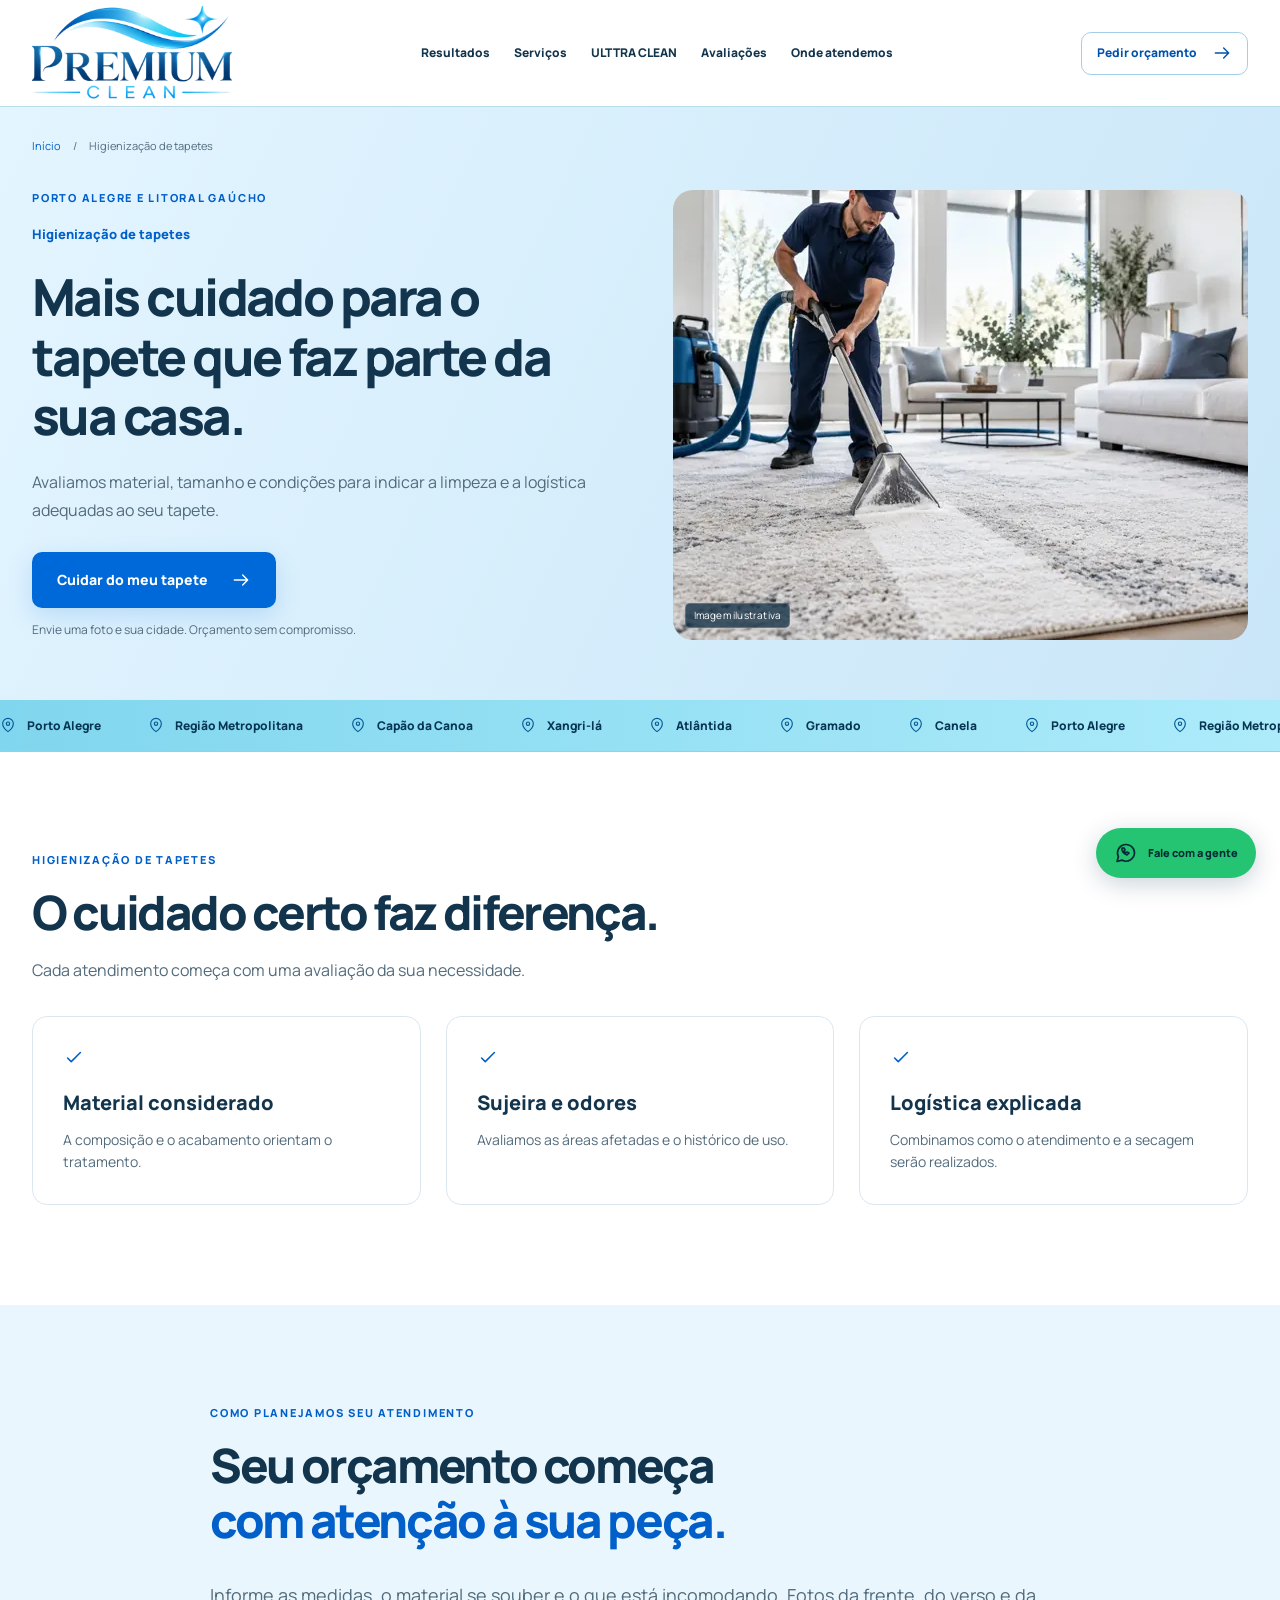
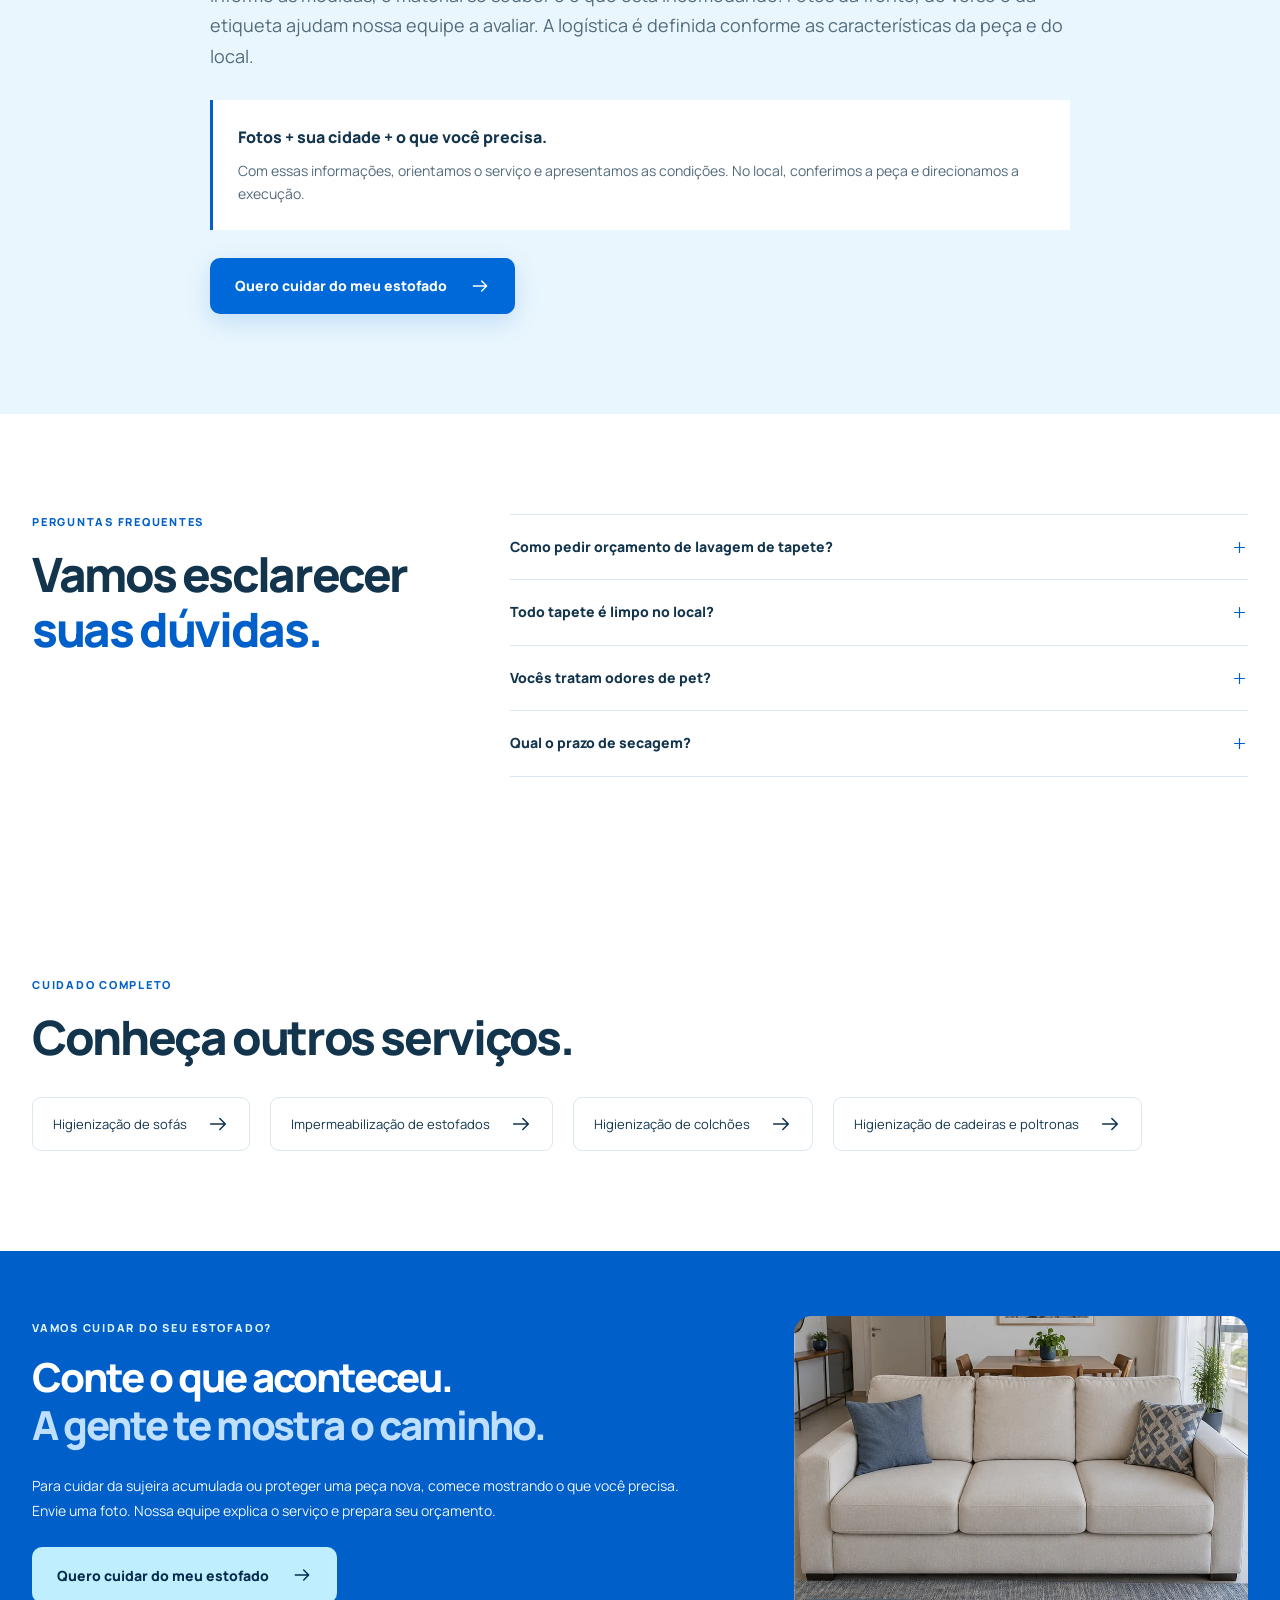
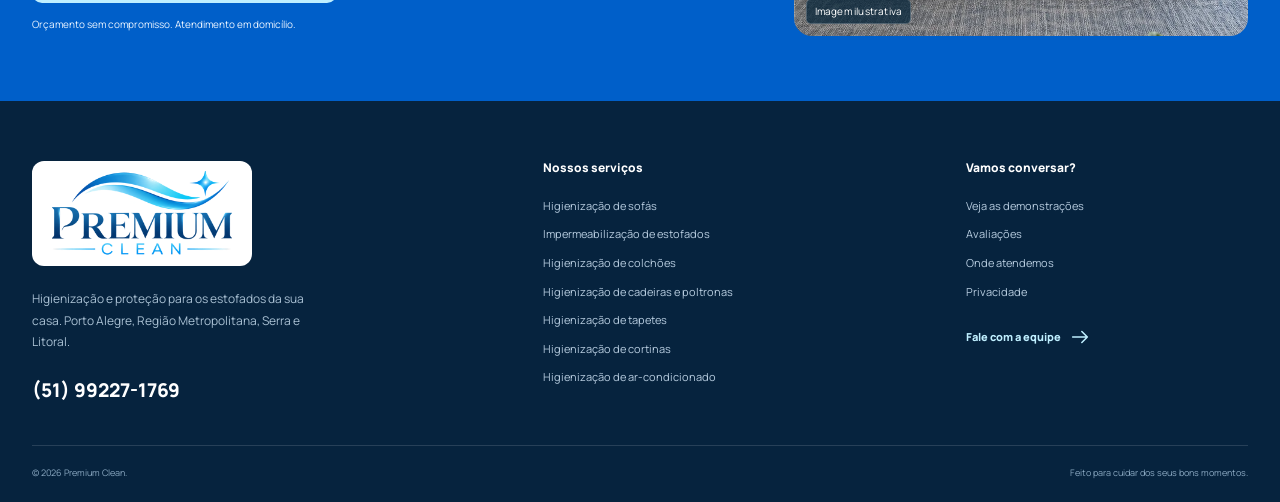
<file: higienizacao-de-tapetes.html>
<!doctype html><html lang="pt-BR"><head><meta charset="utf-8"><meta name="viewport" content="width=device-width, initial-scale=1"><meta name="theme-color" content="#075be8"><title>Higienização de tapetes em Porto Alegre e Litoral | Premium Clean</title><meta name="description" content="Avaliamos material, tamanho e condições para indicar a limpeza e a logística adequadas ao seu tapete. Atendimento no local. Peça seu orçamento."><link rel="canonical" href="https://lorensatto.github.io/premiumclean2/higienizacao-de-tapetes.html"><meta property="og:type" content="website"><meta property="og:locale" content="pt_BR"><meta property="og:title" content="Higienização de tapetes em Porto Alegre e Litoral | Premium Clean"><meta property="og:description" content="Avaliamos material, tamanho e condições para indicar a limpeza e a logística adequadas ao seu tapete. Atendimento no local. Peça seu orçamento."><meta property="og:url" content="https://lorensatto.github.io/premiumclean2/higienizacao-de-tapetes.html"><meta property="og:image" content="https://lorensatto.github.io/premiumclean2/higienizacao-tapete.webp"><meta name="twitter:card" content="summary_large_image"><link rel="icon" type="image/png" href="pc-favicon.png"><link rel="apple-touch-icon" href="pc-favicon.png"><link rel="preload" href="pc-manrope-800.woff2" as="font" type="font/woff2" crossorigin><link rel="stylesheet" href="pc-styles.css?v=20261026-2"><script type="application/ld+json">{"@context": "https://schema.org", "@type": "Service", "name": "Higienização de tapetes", "serviceType": "Higienização de tapetes", "url": "https://lorensatto.github.io/premiumclean2/higienizacao-de-tapetes.html", "provider": {"@type": "LocalBusiness", "name": "Premium Clean", "@id": "https://lorensatto.github.io/premiumclean2/#empresa", "url": "https://lorensatto.github.io/premiumclean2/", "telephone": "+55-51-99227-1769", "logo": "https://lorensatto.github.io/premiumclean2/pc-logo.webp"}, "areaServed": ["Porto Alegre", "Região Metropolitana de Porto Alegre", "Litoral Gaúcho", "Gramado", "Canela"]}</script></head><body><a href="#conteudo" class="skip">Pular para o conteúdo</a><header class="header"><div class="wrap nav"><a class="brand" href="index.html"><img class="brand-logo" src="pc-logo.webp" alt="Premium Clean — Higienização e proteção de estofados" width="200" height="95"></a><nav id="navigation" aria-label="Menu principal"><a href="index.html#resultados">Resultados</a><a href="index.html#servicos">Serviços</a><a href="index.html#ulttra">ULTTRA CLEAN</a><a href="index.html#avaliacoes">Avaliações</a><a href="index.html#regioes">Onde atendemos</a></nav><a class="btn btn-outline nav-button" href="https://wa.me/5551992271769?text=Ol%C3%A1%2C%20tudo%20bem%3F%20Vim%20pelo%20site%20e%20gostaria%20de%20higienizar%20meus%20estofados%21" data-wa="geral">Pedir orçamento<svg class="icon" viewBox="0 0 24 24" fill="none" stroke="currentColor" stroke-width="1.7" stroke-linecap="round" stroke-linejoin="round" aria-hidden="true"><path d="M4 12h16M14 6l6 6-6 6"/></svg></a><button class="menu-button" aria-controls="navigation" aria-expanded="false" aria-label="Abrir menu"><svg class="icon" viewBox="0 0 24 24" fill="none" stroke="currentColor" stroke-width="1.7" stroke-linecap="round" stroke-linejoin="round" aria-hidden="true"><path d="M4 7h16M4 12h16M4 17h16"/></svg></button></div></header><main id="conteudo"><section class="service-hero"><div class="wrap"><div class="breadcrumb"><a href="index.html">Início</a><span>/</span><span>Higienização de tapetes</span></div><div class="service-hero-grid"><div><span class="eyebrow">PORTO ALEGRE E LITORAL GAÚCHO</span><p class="hero-category">Higienização de tapetes</p><h1>Mais cuidado para o tapete que faz parte da sua casa.</h1><p class="lead">Avaliamos material, tamanho e condições para indicar a limpeza e a logística adequadas ao seu tapete.</p><a class="btn btn-blue" href="https://wa.me/5551992271769?text=Ol%C3%A1%2C%20tudo%20bem%3F%20Vim%20pelo%20site%20e%20gostaria%20de%20higienizar%20meus%20estofados%21" data-wa="Higienização de tapetes">Cuidar do meu tapete<svg class="icon" viewBox="0 0 24 24" fill="none" stroke="currentColor" stroke-width="1.7" stroke-linecap="round" stroke-linejoin="round" aria-hidden="true"><path d="M4 12h16M14 6l6 6-6 6"/></svg></a><p class="microcopy">Envie uma foto e sua cidade. Orçamento sem compromisso.</p></div><div class="service-cover"><img src="higienizacao-tapete.webp" alt="Imagem ilustrativa — Higienização de tapetes" width="1600" height="1000" class="" loading="eager" srcset="higienizacao-tapete-mobile.webp 800w, higienizacao-tapete.webp 1600w" sizes="(max-width: 600px) calc(100vw - 36px), 590px" decoding="async" fetchpriority="high"><span class="image-label">Imagem ilustrativa</span></div></div></div></section><div class="region-band" aria-label="Atendemos Porto Alegre, região metropolitana, litoral e serra"><div class="region-track"><div><span><svg class="icon" viewBox="0 0 24 24" fill="none" stroke="currentColor" stroke-width="1.7" stroke-linecap="round" stroke-linejoin="round" aria-hidden="true"><path d="M20 10c0 6-8 12-8 12S4 16 4 10a8 8 0 1 1 16 0Z"/><circle cx="12" cy="10" r="2.5"/></svg>Porto Alegre</span><span><svg class="icon" viewBox="0 0 24 24" fill="none" stroke="currentColor" stroke-width="1.7" stroke-linecap="round" stroke-linejoin="round" aria-hidden="true"><path d="M20 10c0 6-8 12-8 12S4 16 4 10a8 8 0 1 1 16 0Z"/><circle cx="12" cy="10" r="2.5"/></svg>Região Metropolitana</span><span><svg class="icon" viewBox="0 0 24 24" fill="none" stroke="currentColor" stroke-width="1.7" stroke-linecap="round" stroke-linejoin="round" aria-hidden="true"><path d="M20 10c0 6-8 12-8 12S4 16 4 10a8 8 0 1 1 16 0Z"/><circle cx="12" cy="10" r="2.5"/></svg>Capão da Canoa</span><span><svg class="icon" viewBox="0 0 24 24" fill="none" stroke="currentColor" stroke-width="1.7" stroke-linecap="round" stroke-linejoin="round" aria-hidden="true"><path d="M20 10c0 6-8 12-8 12S4 16 4 10a8 8 0 1 1 16 0Z"/><circle cx="12" cy="10" r="2.5"/></svg>Xangri-lá</span><span><svg class="icon" viewBox="0 0 24 24" fill="none" stroke="currentColor" stroke-width="1.7" stroke-linecap="round" stroke-linejoin="round" aria-hidden="true"><path d="M20 10c0 6-8 12-8 12S4 16 4 10a8 8 0 1 1 16 0Z"/><circle cx="12" cy="10" r="2.5"/></svg>Atlântida</span><span><svg class="icon" viewBox="0 0 24 24" fill="none" stroke="currentColor" stroke-width="1.7" stroke-linecap="round" stroke-linejoin="round" aria-hidden="true"><path d="M20 10c0 6-8 12-8 12S4 16 4 10a8 8 0 1 1 16 0Z"/><circle cx="12" cy="10" r="2.5"/></svg>Gramado</span><span><svg class="icon" viewBox="0 0 24 24" fill="none" stroke="currentColor" stroke-width="1.7" stroke-linecap="round" stroke-linejoin="round" aria-hidden="true"><path d="M20 10c0 6-8 12-8 12S4 16 4 10a8 8 0 1 1 16 0Z"/><circle cx="12" cy="10" r="2.5"/></svg>Canela</span></div><div aria-hidden="true"><span><svg class="icon" viewBox="0 0 24 24" fill="none" stroke="currentColor" stroke-width="1.7" stroke-linecap="round" stroke-linejoin="round" aria-hidden="true"><path d="M20 10c0 6-8 12-8 12S4 16 4 10a8 8 0 1 1 16 0Z"/><circle cx="12" cy="10" r="2.5"/></svg>Porto Alegre</span><span><svg class="icon" viewBox="0 0 24 24" fill="none" stroke="currentColor" stroke-width="1.7" stroke-linecap="round" stroke-linejoin="round" aria-hidden="true"><path d="M20 10c0 6-8 12-8 12S4 16 4 10a8 8 0 1 1 16 0Z"/><circle cx="12" cy="10" r="2.5"/></svg>Região Metropolitana</span><span><svg class="icon" viewBox="0 0 24 24" fill="none" stroke="currentColor" stroke-width="1.7" stroke-linecap="round" stroke-linejoin="round" aria-hidden="true"><path d="M20 10c0 6-8 12-8 12S4 16 4 10a8 8 0 1 1 16 0Z"/><circle cx="12" cy="10" r="2.5"/></svg>Capão da Canoa</span><span><svg class="icon" viewBox="0 0 24 24" fill="none" stroke="currentColor" stroke-width="1.7" stroke-linecap="round" stroke-linejoin="round" aria-hidden="true"><path d="M20 10c0 6-8 12-8 12S4 16 4 10a8 8 0 1 1 16 0Z"/><circle cx="12" cy="10" r="2.5"/></svg>Xangri-lá</span><span><svg class="icon" viewBox="0 0 24 24" fill="none" stroke="currentColor" stroke-width="1.7" stroke-linecap="round" stroke-linejoin="round" aria-hidden="true"><path d="M20 10c0 6-8 12-8 12S4 16 4 10a8 8 0 1 1 16 0Z"/><circle cx="12" cy="10" r="2.5"/></svg>Atlântida</span><span><svg class="icon" viewBox="0 0 24 24" fill="none" stroke="currentColor" stroke-width="1.7" stroke-linecap="round" stroke-linejoin="round" aria-hidden="true"><path d="M20 10c0 6-8 12-8 12S4 16 4 10a8 8 0 1 1 16 0Z"/><circle cx="12" cy="10" r="2.5"/></svg>Gramado</span><span><svg class="icon" viewBox="0 0 24 24" fill="none" stroke="currentColor" stroke-width="1.7" stroke-linecap="round" stroke-linejoin="round" aria-hidden="true"><path d="M20 10c0 6-8 12-8 12S4 16 4 10a8 8 0 1 1 16 0Z"/><circle cx="12" cy="10" r="2.5"/></svg>Canela</span></div></div></div><section class="section"><div class="wrap"><div class="section-title "><span class="eyebrow">HIGIENIZAÇÃO DE TAPETES</span><h2>O cuidado certo faz diferença.</h2><p>Cada atendimento começa com uma avaliação da sua necessidade.</p></div><div class="benefit-grid"><article><svg class="icon" viewBox="0 0 24 24" fill="none" stroke="currentColor" stroke-width="1.7" stroke-linecap="round" stroke-linejoin="round" aria-hidden="true"><path d="m5 12 4 4L19 6"/></svg><h3>Material considerado</h3><p>A composição e o acabamento orientam o tratamento.</p></article><article><svg class="icon" viewBox="0 0 24 24" fill="none" stroke="currentColor" stroke-width="1.7" stroke-linecap="round" stroke-linejoin="round" aria-hidden="true"><path d="m5 12 4 4L19 6"/></svg><h3>Sujeira e odores</h3><p>Avaliamos as áreas afetadas e o histórico de uso.</p></article><article><svg class="icon" viewBox="0 0 24 24" fill="none" stroke="currentColor" stroke-width="1.7" stroke-linecap="round" stroke-linejoin="round" aria-hidden="true"><path d="m5 12 4 4L19 6"/></svg><h3>Logística explicada</h3><p>Combinamos como o atendimento e a secagem serão realizados.</p></article></div></div></section><section class="section service-detail"><div class="wrap narrow"><div class="section-title "><span class="eyebrow">COMO PLANEJAMOS SEU ATENDIMENTO</span><h2>Seu orçamento começa<br><span>com atenção à sua peça.</span></h2></div><p class="lead">Informe as medidas, o material se souber e o que está incomodando. Fotos da frente, do verso e da etiqueta ajudam nossa equipe a avaliar. A logística é definida conforme as características da peça e do local.</p><div class="detail-callout"><b>Fotos + sua cidade + o que você precisa.</b><p>Com essas informações, orientamos o serviço e apresentamos as condições. No local, conferimos a peça e direcionamos a execução.</p></div><a class="btn btn-blue" href="https://wa.me/5551992271769?text=Ol%C3%A1%2C%20tudo%20bem%3F%20Vim%20pelo%20site%20e%20gostaria%20de%20higienizar%20meus%20estofados%21" data-wa="Higienização de tapetes">Quero cuidar do meu estofado<svg class="icon" viewBox="0 0 24 24" fill="none" stroke="currentColor" stroke-width="1.7" stroke-linecap="round" stroke-linejoin="round" aria-hidden="true"><path d="M4 12h16M14 6l6 6-6 6"/></svg></a></div></section><section class="section faq-section"><div class="wrap faq-grid"><div><div class="section-title "><span class="eyebrow">PERGUNTAS FREQUENTES</span><h2>Vamos esclarecer<br><span>suas dúvidas.</span></h2></div></div><div class="faq-list"><details><summary>Como pedir orçamento de lavagem de tapete?<svg class="icon" viewBox="0 0 24 24" fill="none" stroke="currentColor" stroke-width="1.7" stroke-linecap="round" stroke-linejoin="round" aria-hidden="true"><path d="M12 5v14M5 12h14"/></svg></summary><p>Envie fotos da frente, do verso, da etiqueta e as medidas. Informe também sua cidade e o motivo da limpeza.</p></details><details><summary>Todo tapete é limpo no local?<svg class="icon" viewBox="0 0 24 24" fill="none" stroke="currentColor" stroke-width="1.7" stroke-linecap="round" stroke-linejoin="round" aria-hidden="true"><path d="M12 5v14M5 12h14"/></svg></summary><p>A logística depende da composição, tamanho e condições. Confirmamos a indicação antes de agendar.</p></details><details><summary>Vocês tratam odores de pet?<svg class="icon" viewBox="0 0 24 24" fill="none" stroke="currentColor" stroke-width="1.7" stroke-linecap="round" stroke-linejoin="round" aria-hidden="true"><path d="M12 5v14M5 12h14"/></svg></summary><p>Avaliamos a área afetada, o material e a profundidade da contaminação para indicar o tratamento.</p></details><details><summary>Qual o prazo de secagem?<svg class="icon" viewBox="0 0 24 24" fill="none" stroke="currentColor" stroke-width="1.7" stroke-linecap="round" stroke-linejoin="round" aria-hidden="true"><path d="M12 5v14M5 12h14"/></svg></summary><p>Varia conforme a peça e o processo indicado. O prazo é explicado no orçamento.</p></details></div></div></section><section class="section related"><div class="wrap"><div class="section-title "><span class="eyebrow">CUIDADO COMPLETO</span><h2>Conheça outros serviços.</h2></div><div class="related-links"><a href="higienizacao-de-sofas.html">Higienização de sofás<svg class="icon" viewBox="0 0 24 24" fill="none" stroke="currentColor" stroke-width="1.7" stroke-linecap="round" stroke-linejoin="round" aria-hidden="true"><path d="M4 12h16M14 6l6 6-6 6"/></svg></a><a href="impermeabilizacao-de-estofados.html">Impermeabilização de estofados<svg class="icon" viewBox="0 0 24 24" fill="none" stroke="currentColor" stroke-width="1.7" stroke-linecap="round" stroke-linejoin="round" aria-hidden="true"><path d="M4 12h16M14 6l6 6-6 6"/></svg></a><a href="higienizacao-de-colchoes.html">Higienização de colchões<svg class="icon" viewBox="0 0 24 24" fill="none" stroke="currentColor" stroke-width="1.7" stroke-linecap="round" stroke-linejoin="round" aria-hidden="true"><path d="M4 12h16M14 6l6 6-6 6"/></svg></a><a href="higienizacao-de-cadeiras-e-poltronas.html">Higienização de cadeiras e poltronas<svg class="icon" viewBox="0 0 24 24" fill="none" stroke="currentColor" stroke-width="1.7" stroke-linecap="round" stroke-linejoin="round" aria-hidden="true"><path d="M4 12h16M14 6l6 6-6 6"/></svg></a></div></div></section><section class="final-cta"><div class="wrap final-grid"><div><span class="eyebrow">VAMOS CUIDAR DO SEU ESTOFADO?</span><h2>Conte o que aconteceu.<br><span>A gente te mostra o caminho.</span></h2><p>Para cuidar da sujeira acumulada ou proteger uma peça nova, comece mostrando o que você precisa. Envie uma foto. Nossa equipe explica o serviço e prepara seu orçamento.</p><a class="btn btn-lime" href="https://wa.me/5551992271769?text=Ol%C3%A1%2C%20tudo%20bem%3F%20Vim%20pelo%20site%20e%20gostaria%20de%20higienizar%20meus%20estofados%21" data-wa="Higienização de tapetes">Quero cuidar do meu estofado<svg class="icon" viewBox="0 0 24 24" fill="none" stroke="currentColor" stroke-width="1.7" stroke-linecap="round" stroke-linejoin="round" aria-hidden="true"><path d="M4 12h16M14 6l6 6-6 6"/></svg></a><small>Orçamento sem compromisso. Atendimento em domicílio.</small></div><div class="final-photo"><img src="pc-casa.webp" alt="Sala ilustrativa com sofá limpo e ambiente acolhedor" width="1600" height="1000" class="" loading="lazy" decoding="async"><span class="image-label">Imagem ilustrativa</span></div></div></section></main><footer class="footer"><div class="wrap footer-grid"><div><a class="brand" href="index.html"><img class="brand-logo" src="pc-logo.webp" alt="Premium Clean — Higienização e proteção de estofados" width="200" height="95"></a><p>Higienização e proteção para os estofados da sua casa. Porto Alegre, Região Metropolitana, Serra e Litoral.</p><a class="footer-phone" href="tel:+5551992271769">(51) 99227-1769</a></div><div><h3>Nossos serviços</h3><a href="higienizacao-de-sofas.html">Higienização de sofás</a><a href="impermeabilizacao-de-estofados.html">Impermeabilização de estofados</a><a href="higienizacao-de-colchoes.html">Higienização de colchões</a><a href="higienizacao-de-cadeiras-e-poltronas.html">Higienização de cadeiras e poltronas</a><a href="higienizacao-de-tapetes.html">Higienização de tapetes</a><a href="higienizacao-de-cortinas.html">Higienização de cortinas</a><a href="higienizacao-de-ar-condicionado.html">Higienização de ar-condicionado</a></div><div><h3>Vamos conversar?</h3><a href="index.html#resultados">Veja as demonstrações</a><a href="index.html#avaliacoes">Avaliações</a><a href="index.html#regioes">Onde atendemos</a><a href="privacidade.html">Privacidade</a><a class="footer-whatsapp" href="https://wa.me/5551992271769?text=Ol%C3%A1%2C%20tudo%20bem%3F%20Vim%20pelo%20site%20e%20gostaria%20de%20higienizar%20meus%20estofados%21" data-wa="geral">Fale com a equipe<svg class="icon" viewBox="0 0 24 24" fill="none" stroke="currentColor" stroke-width="1.7" stroke-linecap="round" stroke-linejoin="round" aria-hidden="true"><path d="M4 12h16M14 6l6 6-6 6"/></svg></a></div></div><div class="wrap footer-bottom"><span>© <span data-year>2026</span> Premium Clean.</span><span>Feito para cuidar dos seus bons momentos.</span></div></footer><a class="floating-wa" aria-label="Fale com a gente pelo WhatsApp" href="https://wa.me/5551992271769?text=Ol%C3%A1%2C%20tudo%20bem%3F%20Vim%20pelo%20site%20e%20gostaria%20de%20higienizar%20meus%20estofados%21" data-wa="geral"><svg class="icon" viewBox="0 0 24 24" fill="none" stroke="currentColor" stroke-width="1.7" stroke-linecap="round" stroke-linejoin="round" aria-hidden="true"><path d="M20.5 11.6a8.5 8.5 0 0 1-12.6 7.5L3 20.5l1.4-4.7a8.5 8.5 0 1 1 16.1-4.2Z"/><path d="M8 7c-1 3 2 6 5 7l2-2-2-1-1 1-2-2 1-1-1-2Z"/></svg><span>Fale com a gente</span><svg class="icon" viewBox="0 0 24 24" fill="none" stroke="currentColor" stroke-width="1.7" stroke-linecap="round" stroke-linejoin="round" aria-hidden="true"><path d="M4 12h16M14 6l6 6-6 6"/></svg></a><dialog id="media-dialog"><button class="dialog-close" aria-label="Fechar vídeo"><svg class="icon" viewBox="0 0 24 24" fill="none" stroke="currentColor" stroke-width="1.7" stroke-linecap="round" stroke-linejoin="round" aria-hidden="true"><path d="m6 6 12 12M18 6 6 18"/></svg></button><video controls playsinline preload="none"></video><p>Prévia ilustrativa animada a partir de imagem. Substituir pelo vídeo real do atendimento.</p></dialog><script src="pc-script.js?v=20261026-2" defer></script></body></html>
</file>
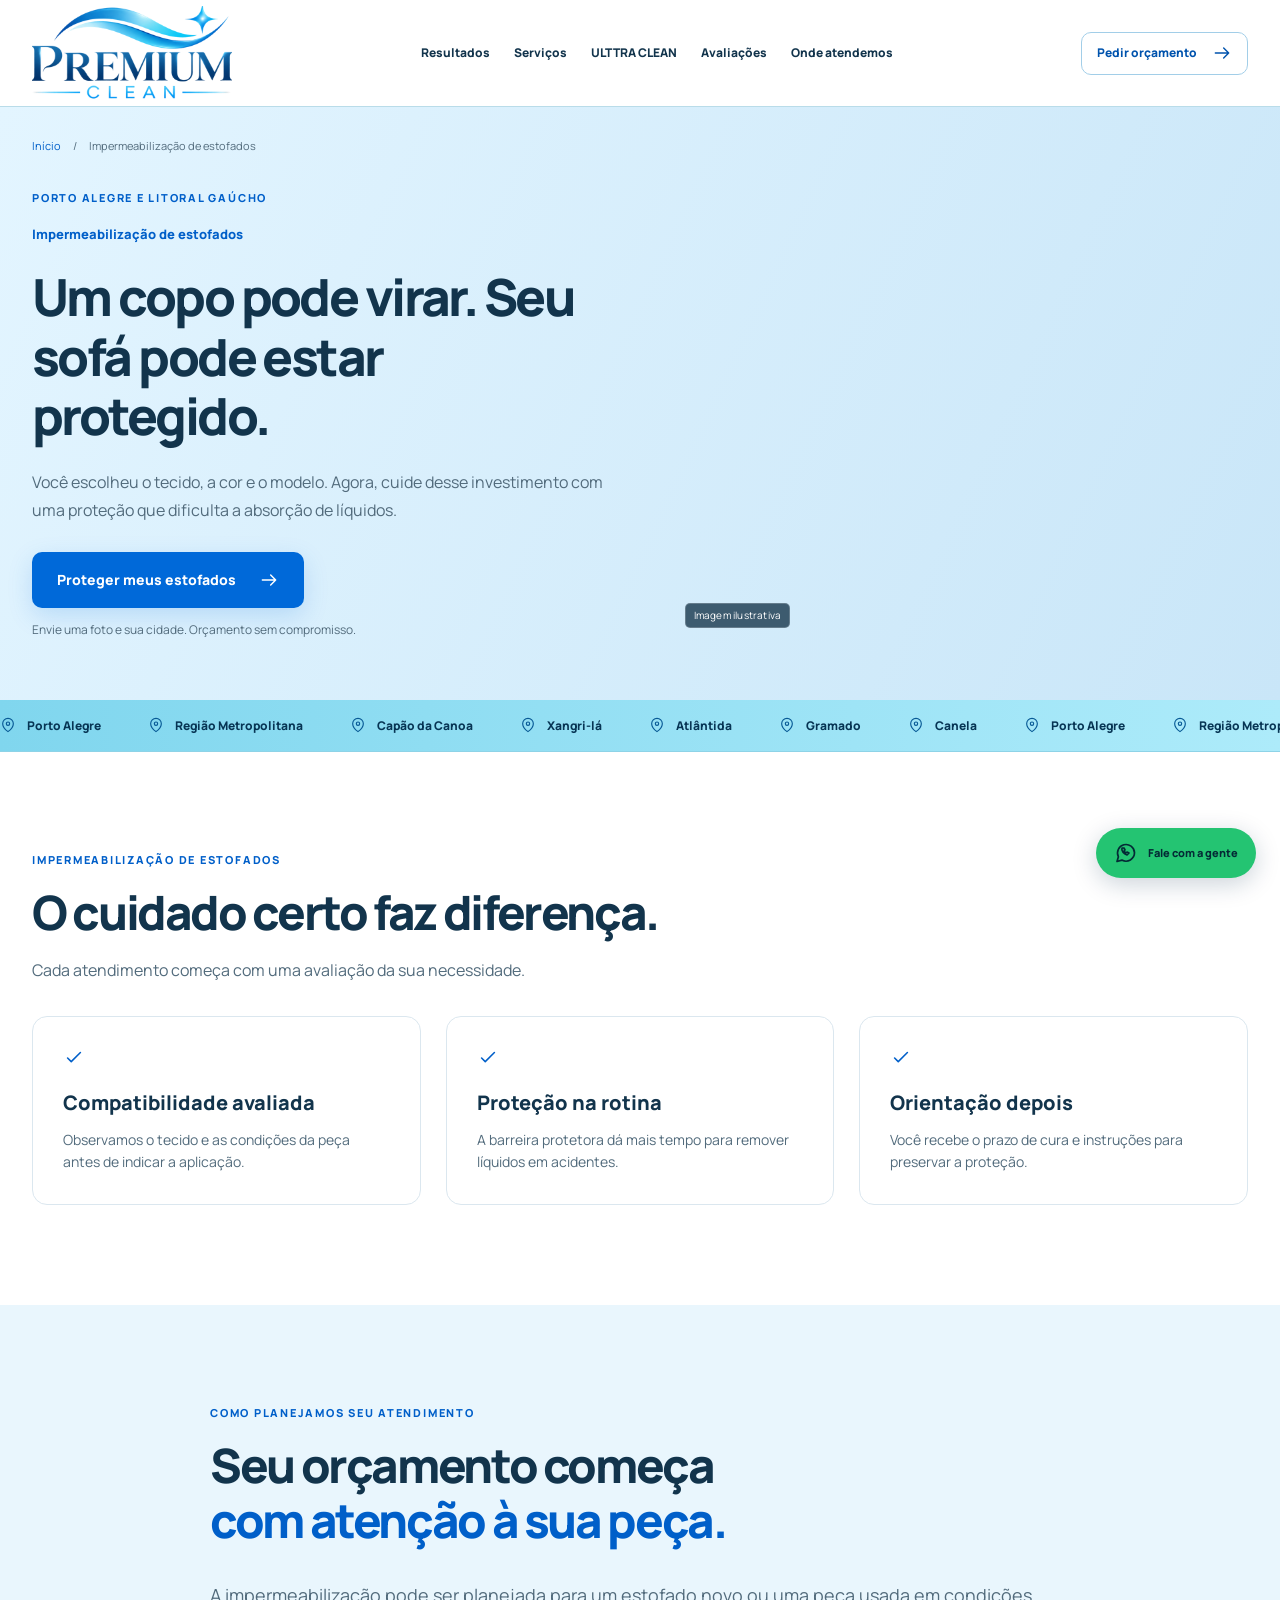
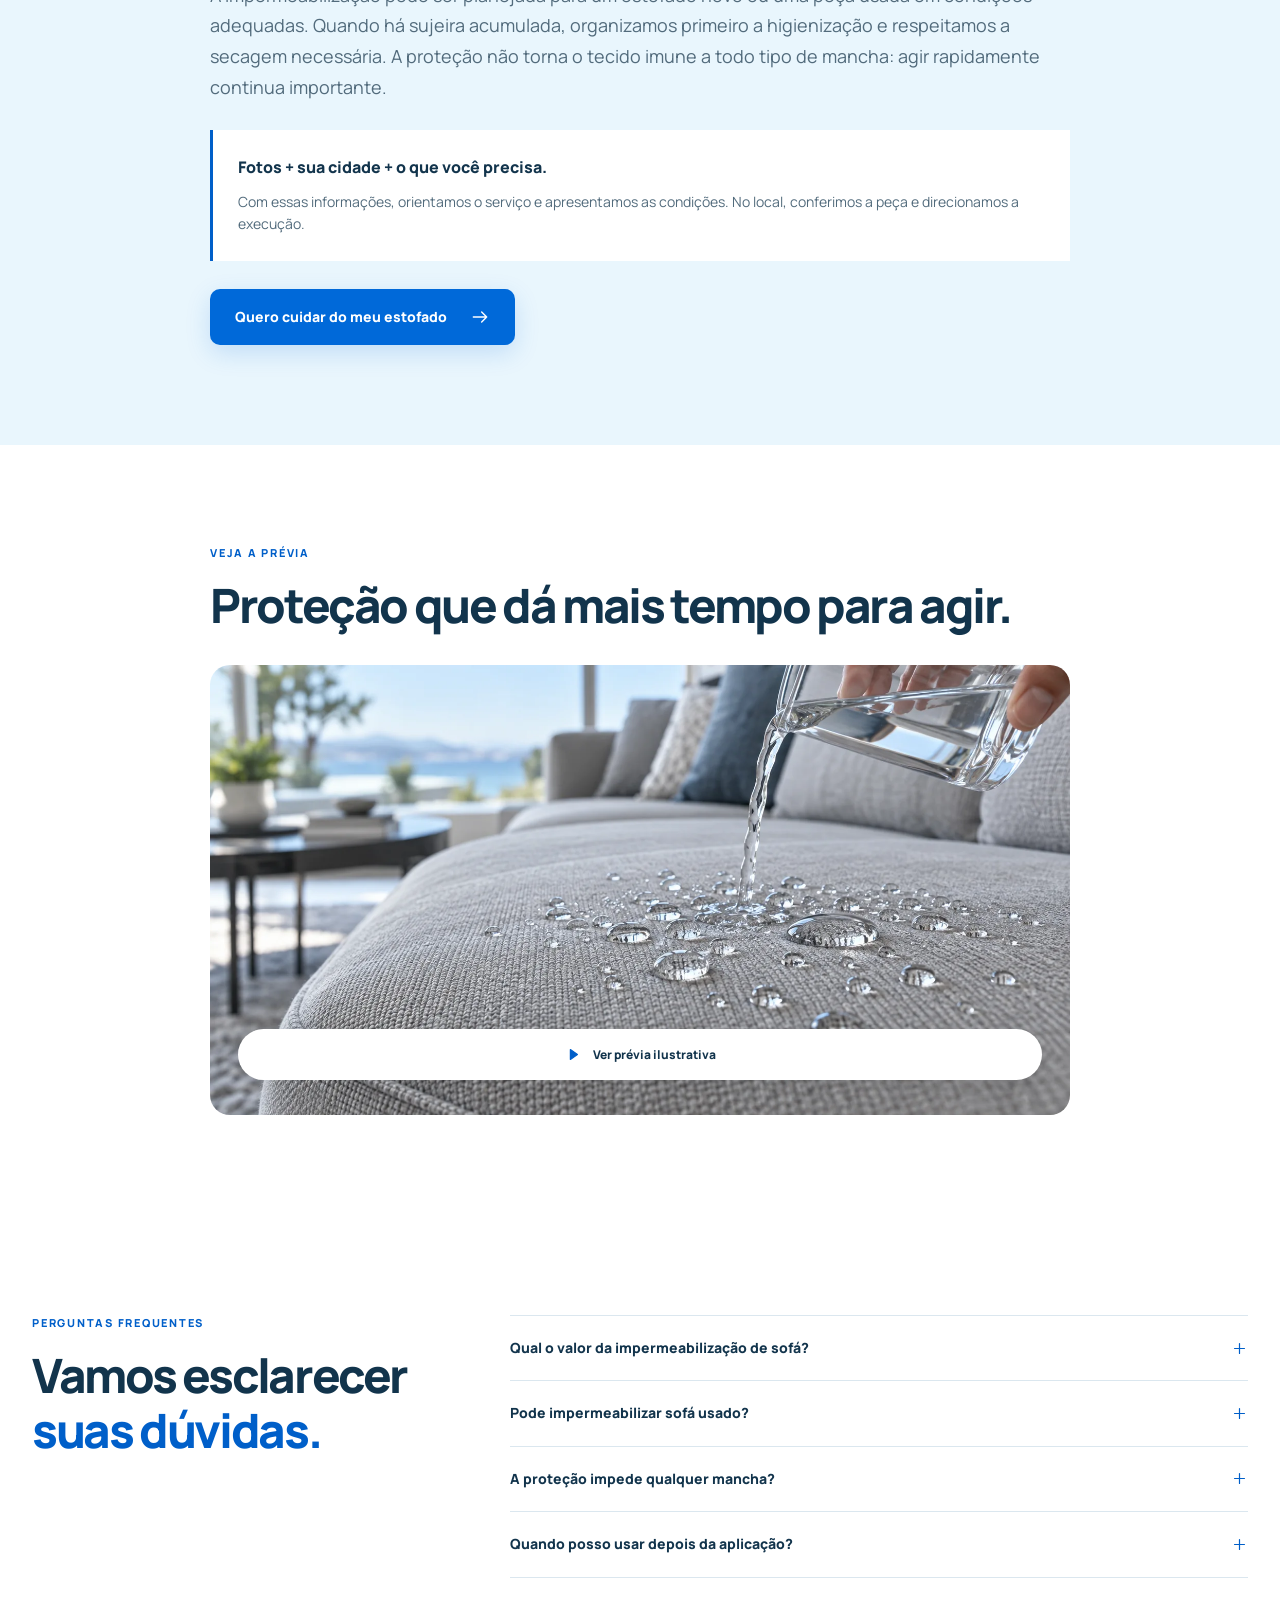
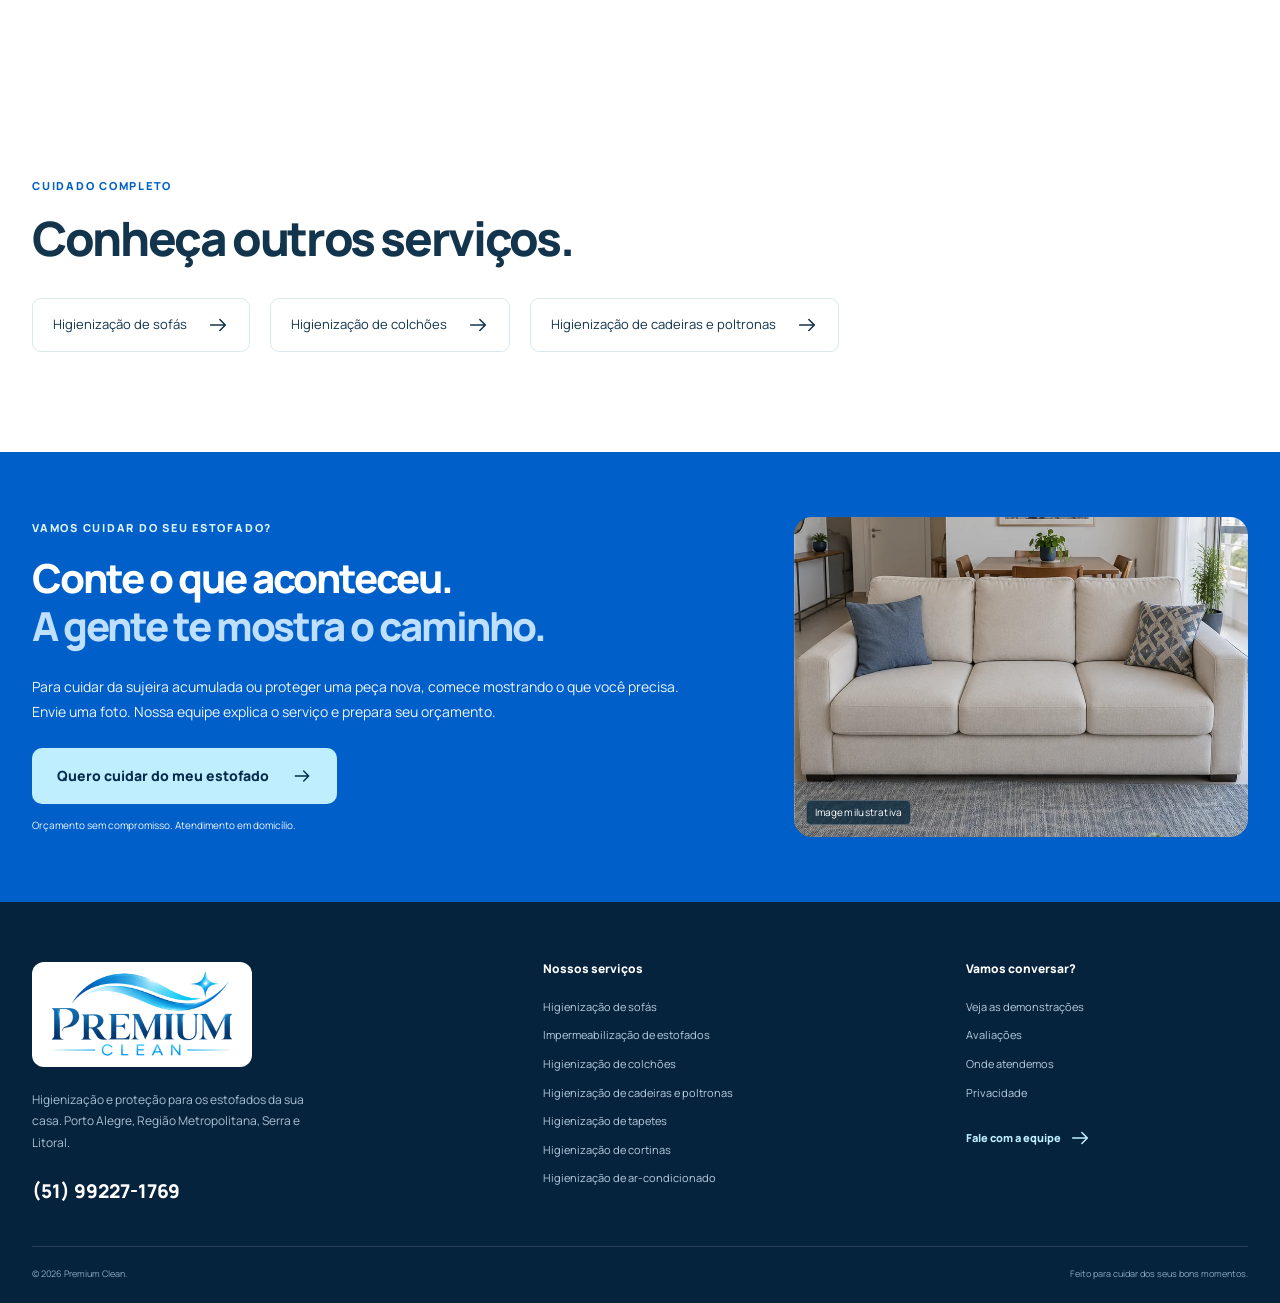
<file: impermeabilizacao-de-estofados.html>
<!doctype html><html lang="pt-BR"><head><meta charset="utf-8"><meta name="viewport" content="width=device-width, initial-scale=1"><meta name="theme-color" content="#075be8"><title>Impermeabilização de estofados em Porto Alegre e Litoral | Premium Clean</title><meta name="description" content="Você escolheu o tecido, a cor e o modelo. Agora, cuide desse investimento com uma proteção que dificulta a absorção de líquidos. Atendimento no local. Peça seu orçamento."><link rel="canonical" href="https://lorensatto.github.io/premiumclean2/impermeabilizacao-de-estofados.html"><meta property="og:type" content="website"><meta property="og:locale" content="pt_BR"><meta property="og:title" content="Impermeabilização de estofados em Porto Alegre e Litoral | Premium Clean"><meta property="og:description" content="Você escolheu o tecido, a cor e o modelo. Agora, cuide desse investimento com uma proteção que dificulta a absorção de líquidos. Atendimento no local. Peça seu orçamento."><meta property="og:url" content="https://lorensatto.github.io/premiumclean2/impermeabilizacao-de-estofados.html"><meta property="og:image" content="https://lorensatto.github.io/premiumclean2/impermeabilizacao.webp"><meta name="twitter:card" content="summary_large_image"><link rel="icon" type="image/png" href="pc-favicon.png"><link rel="apple-touch-icon" href="pc-favicon.png"><link rel="preload" href="pc-manrope-800.woff2" as="font" type="font/woff2" crossorigin><link rel="stylesheet" href="pc-styles.css?v=20261026-2"><script type="application/ld+json">{"@context": "https://schema.org", "@type": "Service", "name": "Impermeabilização de estofados", "serviceType": "Impermeabilização de estofados", "url": "https://lorensatto.github.io/premiumclean2/impermeabilizacao-de-estofados.html", "provider": {"@type": "LocalBusiness", "name": "Premium Clean", "@id": "https://lorensatto.github.io/premiumclean2/#empresa", "url": "https://lorensatto.github.io/premiumclean2/", "telephone": "+55-51-99227-1769", "logo": "https://lorensatto.github.io/premiumclean2/pc-logo.webp"}, "areaServed": ["Porto Alegre", "Região Metropolitana de Porto Alegre", "Litoral Gaúcho", "Gramado", "Canela"]}</script></head><body><a href="#conteudo" class="skip">Pular para o conteúdo</a><header class="header"><div class="wrap nav"><a class="brand" href="index.html"><img class="brand-logo" src="pc-logo.webp" alt="Premium Clean — Higienização e proteção de estofados" width="200" height="95"></a><nav id="navigation" aria-label="Menu principal"><a href="index.html#resultados">Resultados</a><a href="index.html#servicos">Serviços</a><a href="index.html#ulttra">ULTTRA CLEAN</a><a href="index.html#avaliacoes">Avaliações</a><a href="index.html#regioes">Onde atendemos</a></nav><a class="btn btn-outline nav-button" href="https://wa.me/5551992271769?text=Ol%C3%A1%2C%20tudo%20bem%3F%20Vim%20pelo%20site%20e%20gostaria%20de%20impermeabilizar%20meus%20estofados%21" data-wa="impermeabilizacao">Pedir orçamento<svg class="icon" viewBox="0 0 24 24" fill="none" stroke="currentColor" stroke-width="1.7" stroke-linecap="round" stroke-linejoin="round" aria-hidden="true"><path d="M4 12h16M14 6l6 6-6 6"/></svg></a><button class="menu-button" aria-controls="navigation" aria-expanded="false" aria-label="Abrir menu"><svg class="icon" viewBox="0 0 24 24" fill="none" stroke="currentColor" stroke-width="1.7" stroke-linecap="round" stroke-linejoin="round" aria-hidden="true"><path d="M4 7h16M4 12h16M4 17h16"/></svg></button></div></header><main id="conteudo"><section class="service-hero"><div class="wrap"><div class="breadcrumb"><a href="index.html">Início</a><span>/</span><span>Impermeabilização de estofados</span></div><div class="service-hero-grid"><div><span class="eyebrow">PORTO ALEGRE E LITORAL GAÚCHO</span><p class="hero-category">Impermeabilização de estofados</p><h1>Um copo pode virar. Seu sofá pode estar protegido.</h1><p class="lead">Você escolheu o tecido, a cor e o modelo. Agora, cuide desse investimento com uma proteção que dificulta a absorção de líquidos.</p><a class="btn btn-blue" href="https://wa.me/5551992271769?text=Ol%C3%A1%2C%20tudo%20bem%3F%20Vim%20pelo%20site%20e%20gostaria%20de%20impermeabilizar%20meus%20estofados%21" data-wa="Impermeabilização de estofados">Proteger meus estofados<svg class="icon" viewBox="0 0 24 24" fill="none" stroke="currentColor" stroke-width="1.7" stroke-linecap="round" stroke-linejoin="round" aria-hidden="true"><path d="M4 12h16M14 6l6 6-6 6"/></svg></a><p class="microcopy">Envie uma foto e sua cidade. Orçamento sem compromisso.</p></div><div class="service-cover"><img src="impermeabilizacao.webp" alt="Imagem ilustrativa — Impermeabilização de estofados" width="1600" height="1000" class="" loading="eager" srcset="impermeabilizacao-mobile.webp 800w, impermeabilizacao.webp 1600w" sizes="(max-width: 600px) calc(100vw - 36px), 590px" decoding="async" fetchpriority="high"><span class="image-label">Imagem ilustrativa</span></div></div></div></section><div class="region-band" aria-label="Atendemos Porto Alegre, região metropolitana, litoral e serra"><div class="region-track"><div><span><svg class="icon" viewBox="0 0 24 24" fill="none" stroke="currentColor" stroke-width="1.7" stroke-linecap="round" stroke-linejoin="round" aria-hidden="true"><path d="M20 10c0 6-8 12-8 12S4 16 4 10a8 8 0 1 1 16 0Z"/><circle cx="12" cy="10" r="2.5"/></svg>Porto Alegre</span><span><svg class="icon" viewBox="0 0 24 24" fill="none" stroke="currentColor" stroke-width="1.7" stroke-linecap="round" stroke-linejoin="round" aria-hidden="true"><path d="M20 10c0 6-8 12-8 12S4 16 4 10a8 8 0 1 1 16 0Z"/><circle cx="12" cy="10" r="2.5"/></svg>Região Metropolitana</span><span><svg class="icon" viewBox="0 0 24 24" fill="none" stroke="currentColor" stroke-width="1.7" stroke-linecap="round" stroke-linejoin="round" aria-hidden="true"><path d="M20 10c0 6-8 12-8 12S4 16 4 10a8 8 0 1 1 16 0Z"/><circle cx="12" cy="10" r="2.5"/></svg>Capão da Canoa</span><span><svg class="icon" viewBox="0 0 24 24" fill="none" stroke="currentColor" stroke-width="1.7" stroke-linecap="round" stroke-linejoin="round" aria-hidden="true"><path d="M20 10c0 6-8 12-8 12S4 16 4 10a8 8 0 1 1 16 0Z"/><circle cx="12" cy="10" r="2.5"/></svg>Xangri-lá</span><span><svg class="icon" viewBox="0 0 24 24" fill="none" stroke="currentColor" stroke-width="1.7" stroke-linecap="round" stroke-linejoin="round" aria-hidden="true"><path d="M20 10c0 6-8 12-8 12S4 16 4 10a8 8 0 1 1 16 0Z"/><circle cx="12" cy="10" r="2.5"/></svg>Atlântida</span><span><svg class="icon" viewBox="0 0 24 24" fill="none" stroke="currentColor" stroke-width="1.7" stroke-linecap="round" stroke-linejoin="round" aria-hidden="true"><path d="M20 10c0 6-8 12-8 12S4 16 4 10a8 8 0 1 1 16 0Z"/><circle cx="12" cy="10" r="2.5"/></svg>Gramado</span><span><svg class="icon" viewBox="0 0 24 24" fill="none" stroke="currentColor" stroke-width="1.7" stroke-linecap="round" stroke-linejoin="round" aria-hidden="true"><path d="M20 10c0 6-8 12-8 12S4 16 4 10a8 8 0 1 1 16 0Z"/><circle cx="12" cy="10" r="2.5"/></svg>Canela</span></div><div aria-hidden="true"><span><svg class="icon" viewBox="0 0 24 24" fill="none" stroke="currentColor" stroke-width="1.7" stroke-linecap="round" stroke-linejoin="round" aria-hidden="true"><path d="M20 10c0 6-8 12-8 12S4 16 4 10a8 8 0 1 1 16 0Z"/><circle cx="12" cy="10" r="2.5"/></svg>Porto Alegre</span><span><svg class="icon" viewBox="0 0 24 24" fill="none" stroke="currentColor" stroke-width="1.7" stroke-linecap="round" stroke-linejoin="round" aria-hidden="true"><path d="M20 10c0 6-8 12-8 12S4 16 4 10a8 8 0 1 1 16 0Z"/><circle cx="12" cy="10" r="2.5"/></svg>Região Metropolitana</span><span><svg class="icon" viewBox="0 0 24 24" fill="none" stroke="currentColor" stroke-width="1.7" stroke-linecap="round" stroke-linejoin="round" aria-hidden="true"><path d="M20 10c0 6-8 12-8 12S4 16 4 10a8 8 0 1 1 16 0Z"/><circle cx="12" cy="10" r="2.5"/></svg>Capão da Canoa</span><span><svg class="icon" viewBox="0 0 24 24" fill="none" stroke="currentColor" stroke-width="1.7" stroke-linecap="round" stroke-linejoin="round" aria-hidden="true"><path d="M20 10c0 6-8 12-8 12S4 16 4 10a8 8 0 1 1 16 0Z"/><circle cx="12" cy="10" r="2.5"/></svg>Xangri-lá</span><span><svg class="icon" viewBox="0 0 24 24" fill="none" stroke="currentColor" stroke-width="1.7" stroke-linecap="round" stroke-linejoin="round" aria-hidden="true"><path d="M20 10c0 6-8 12-8 12S4 16 4 10a8 8 0 1 1 16 0Z"/><circle cx="12" cy="10" r="2.5"/></svg>Atlântida</span><span><svg class="icon" viewBox="0 0 24 24" fill="none" stroke="currentColor" stroke-width="1.7" stroke-linecap="round" stroke-linejoin="round" aria-hidden="true"><path d="M20 10c0 6-8 12-8 12S4 16 4 10a8 8 0 1 1 16 0Z"/><circle cx="12" cy="10" r="2.5"/></svg>Gramado</span><span><svg class="icon" viewBox="0 0 24 24" fill="none" stroke="currentColor" stroke-width="1.7" stroke-linecap="round" stroke-linejoin="round" aria-hidden="true"><path d="M20 10c0 6-8 12-8 12S4 16 4 10a8 8 0 1 1 16 0Z"/><circle cx="12" cy="10" r="2.5"/></svg>Canela</span></div></div></div><section class="section"><div class="wrap"><div class="section-title "><span class="eyebrow">IMPERMEABILIZAÇÃO DE ESTOFADOS</span><h2>O cuidado certo faz diferença.</h2><p>Cada atendimento começa com uma avaliação da sua necessidade.</p></div><div class="benefit-grid"><article><svg class="icon" viewBox="0 0 24 24" fill="none" stroke="currentColor" stroke-width="1.7" stroke-linecap="round" stroke-linejoin="round" aria-hidden="true"><path d="m5 12 4 4L19 6"/></svg><h3>Compatibilidade avaliada</h3><p>Observamos o tecido e as condições da peça antes de indicar a aplicação.</p></article><article><svg class="icon" viewBox="0 0 24 24" fill="none" stroke="currentColor" stroke-width="1.7" stroke-linecap="round" stroke-linejoin="round" aria-hidden="true"><path d="m5 12 4 4L19 6"/></svg><h3>Proteção na rotina</h3><p>A barreira protetora dá mais tempo para remover líquidos em acidentes.</p></article><article><svg class="icon" viewBox="0 0 24 24" fill="none" stroke="currentColor" stroke-width="1.7" stroke-linecap="round" stroke-linejoin="round" aria-hidden="true"><path d="m5 12 4 4L19 6"/></svg><h3>Orientação depois</h3><p>Você recebe o prazo de cura e instruções para preservar a proteção.</p></article></div></div></section><section class="section service-detail"><div class="wrap narrow"><div class="section-title "><span class="eyebrow">COMO PLANEJAMOS SEU ATENDIMENTO</span><h2>Seu orçamento começa<br><span>com atenção à sua peça.</span></h2></div><p class="lead">A impermeabilização pode ser planejada para um estofado novo ou uma peça usada em condições adequadas. Quando há sujeira acumulada, organizamos primeiro a higienização e respeitamos a secagem necessária. A proteção não torna o tecido imune a todo tipo de mancha: agir rapidamente continua importante.</p><div class="detail-callout"><b>Fotos + sua cidade + o que você precisa.</b><p>Com essas informações, orientamos o serviço e apresentamos as condições. No local, conferimos a peça e direcionamos a execução.</p></div><a class="btn btn-blue" href="https://wa.me/5551992271769?text=Ol%C3%A1%2C%20tudo%20bem%3F%20Vim%20pelo%20site%20e%20gostaria%20de%20impermeabilizar%20meus%20estofados%21" data-wa="Impermeabilização de estofados">Quero cuidar do meu estofado<svg class="icon" viewBox="0 0 24 24" fill="none" stroke="currentColor" stroke-width="1.7" stroke-linecap="round" stroke-linejoin="round" aria-hidden="true"><path d="M4 12h16M14 6l6 6-6 6"/></svg></a></div></section><section class="section"><div class="wrap narrow"><div class="section-title "><span class="eyebrow">VEJA A PRÉVIA</span><h2>Proteção que dá mais tempo para agir.</h2></div><div class="service-cover"><img src="impermeabilizacao.webp" alt="Demonstração ilustrativa da proteção de tecido" width="1600" height="1000" class="" loading="lazy" decoding="async"><button class="video-pill" data-video="pc-protecao.mp4"><svg class="icon" viewBox="0 0 24 24" fill="none" stroke="currentColor" stroke-width="1.7" stroke-linecap="round" stroke-linejoin="round" aria-hidden="true"><path d="m9 5 10 7-10 7z"/></svg>Ver prévia ilustrativa</button></div></div></section><section class="section faq-section"><div class="wrap faq-grid"><div><div class="section-title "><span class="eyebrow">PERGUNTAS FREQUENTES</span><h2>Vamos esclarecer<br><span>suas dúvidas.</span></h2></div></div><div class="faq-list"><details><summary>Qual o valor da impermeabilização de sofá?<svg class="icon" viewBox="0 0 24 24" fill="none" stroke="currentColor" stroke-width="1.7" stroke-linecap="round" stroke-linejoin="round" aria-hidden="true"><path d="M12 5v14M5 12h14"/></svg></summary><p>O valor depende do tamanho, tecido, modelo e condições da peça. Envie fotos e sua localização para receber uma indicação e orçamento.</p></details><details><summary>Pode impermeabilizar sofá usado?<svg class="icon" viewBox="0 0 24 24" fill="none" stroke="currentColor" stroke-width="1.7" stroke-linecap="round" stroke-linejoin="round" aria-hidden="true"><path d="M12 5v14M5 12h14"/></svg></summary><p>Sim, se o tecido for compatível e a peça estiver preparada. Pode ser necessário higienizar e aguardar a secagem antes.</p></details><details><summary>A proteção impede qualquer mancha?<svg class="icon" viewBox="0 0 24 24" fill="none" stroke="currentColor" stroke-width="1.7" stroke-linecap="round" stroke-linejoin="round" aria-hidden="true"><path d="M12 5v14M5 12h14"/></svg></summary><p>Não. Ela dificulta a absorção de líquidos e dá mais tempo para agir. A remoção rápida e a manutenção correta continuam necessárias.</p></details><details><summary>Quando posso usar depois da aplicação?<svg class="icon" viewBox="0 0 24 24" fill="none" stroke="currentColor" stroke-width="1.7" stroke-linecap="round" stroke-linejoin="round" aria-hidden="true"><path d="M12 5v14M5 12h14"/></svg></summary><p>É necessário respeitar a cura do produto. A equipe informa o prazo para o seu atendimento e as orientações de uso.</p></details></div></div></section><section class="section related"><div class="wrap"><div class="section-title "><span class="eyebrow">CUIDADO COMPLETO</span><h2>Conheça outros serviços.</h2></div><div class="related-links"><a href="higienizacao-de-sofas.html">Higienização de sofás<svg class="icon" viewBox="0 0 24 24" fill="none" stroke="currentColor" stroke-width="1.7" stroke-linecap="round" stroke-linejoin="round" aria-hidden="true"><path d="M4 12h16M14 6l6 6-6 6"/></svg></a><a href="higienizacao-de-colchoes.html">Higienização de colchões<svg class="icon" viewBox="0 0 24 24" fill="none" stroke="currentColor" stroke-width="1.7" stroke-linecap="round" stroke-linejoin="round" aria-hidden="true"><path d="M4 12h16M14 6l6 6-6 6"/></svg></a><a href="higienizacao-de-cadeiras-e-poltronas.html">Higienização de cadeiras e poltronas<svg class="icon" viewBox="0 0 24 24" fill="none" stroke="currentColor" stroke-width="1.7" stroke-linecap="round" stroke-linejoin="round" aria-hidden="true"><path d="M4 12h16M14 6l6 6-6 6"/></svg></a></div></div></section><section class="final-cta"><div class="wrap final-grid"><div><span class="eyebrow">VAMOS CUIDAR DO SEU ESTOFADO?</span><h2>Conte o que aconteceu.<br><span>A gente te mostra o caminho.</span></h2><p>Para cuidar da sujeira acumulada ou proteger uma peça nova, comece mostrando o que você precisa. Envie uma foto. Nossa equipe explica o serviço e prepara seu orçamento.</p><a class="btn btn-lime" href="https://wa.me/5551992271769?text=Ol%C3%A1%2C%20tudo%20bem%3F%20Vim%20pelo%20site%20e%20gostaria%20de%20impermeabilizar%20meus%20estofados%21" data-wa="Impermeabilização de estofados">Quero cuidar do meu estofado<svg class="icon" viewBox="0 0 24 24" fill="none" stroke="currentColor" stroke-width="1.7" stroke-linecap="round" stroke-linejoin="round" aria-hidden="true"><path d="M4 12h16M14 6l6 6-6 6"/></svg></a><small>Orçamento sem compromisso. Atendimento em domicílio.</small></div><div class="final-photo"><img src="pc-casa.webp" alt="Sala ilustrativa com sofá limpo e ambiente acolhedor" width="1600" height="1000" class="" loading="lazy" decoding="async"><span class="image-label">Imagem ilustrativa</span></div></div></section></main><footer class="footer"><div class="wrap footer-grid"><div><a class="brand" href="index.html"><img class="brand-logo" src="pc-logo.webp" alt="Premium Clean — Higienização e proteção de estofados" width="200" height="95"></a><p>Higienização e proteção para os estofados da sua casa. Porto Alegre, Região Metropolitana, Serra e Litoral.</p><a class="footer-phone" href="tel:+5551992271769">(51) 99227-1769</a></div><div><h3>Nossos serviços</h3><a href="higienizacao-de-sofas.html">Higienização de sofás</a><a href="impermeabilizacao-de-estofados.html">Impermeabilização de estofados</a><a href="higienizacao-de-colchoes.html">Higienização de colchões</a><a href="higienizacao-de-cadeiras-e-poltronas.html">Higienização de cadeiras e poltronas</a><a href="higienizacao-de-tapetes.html">Higienização de tapetes</a><a href="higienizacao-de-cortinas.html">Higienização de cortinas</a><a href="higienizacao-de-ar-condicionado.html">Higienização de ar-condicionado</a></div><div><h3>Vamos conversar?</h3><a href="index.html#resultados">Veja as demonstrações</a><a href="index.html#avaliacoes">Avaliações</a><a href="index.html#regioes">Onde atendemos</a><a href="privacidade.html">Privacidade</a><a class="footer-whatsapp" href="https://wa.me/5551992271769?text=Ol%C3%A1%2C%20tudo%20bem%3F%20Vim%20pelo%20site%20e%20gostaria%20de%20impermeabilizar%20meus%20estofados%21" data-wa="impermeabilizacao">Fale com a equipe<svg class="icon" viewBox="0 0 24 24" fill="none" stroke="currentColor" stroke-width="1.7" stroke-linecap="round" stroke-linejoin="round" aria-hidden="true"><path d="M4 12h16M14 6l6 6-6 6"/></svg></a></div></div><div class="wrap footer-bottom"><span>© <span data-year>2026</span> Premium Clean.</span><span>Feito para cuidar dos seus bons momentos.</span></div></footer><a class="floating-wa" aria-label="Fale com a gente pelo WhatsApp" href="https://wa.me/5551992271769?text=Ol%C3%A1%2C%20tudo%20bem%3F%20Vim%20pelo%20site%20e%20gostaria%20de%20impermeabilizar%20meus%20estofados%21" data-wa="impermeabilizacao"><svg class="icon" viewBox="0 0 24 24" fill="none" stroke="currentColor" stroke-width="1.7" stroke-linecap="round" stroke-linejoin="round" aria-hidden="true"><path d="M20.5 11.6a8.5 8.5 0 0 1-12.6 7.5L3 20.5l1.4-4.7a8.5 8.5 0 1 1 16.1-4.2Z"/><path d="M8 7c-1 3 2 6 5 7l2-2-2-1-1 1-2-2 1-1-1-2Z"/></svg><span>Fale com a gente</span><svg class="icon" viewBox="0 0 24 24" fill="none" stroke="currentColor" stroke-width="1.7" stroke-linecap="round" stroke-linejoin="round" aria-hidden="true"><path d="M4 12h16M14 6l6 6-6 6"/></svg></a><dialog id="media-dialog"><button class="dialog-close" aria-label="Fechar vídeo"><svg class="icon" viewBox="0 0 24 24" fill="none" stroke="currentColor" stroke-width="1.7" stroke-linecap="round" stroke-linejoin="round" aria-hidden="true"><path d="m6 6 12 12M18 6 6 18"/></svg></button><video controls playsinline preload="none"></video><p>Prévia ilustrativa animada a partir de imagem. Substituir pelo vídeo real do atendimento.</p></dialog><script src="pc-script.js?v=20261026-2" defer></script></body></html>
</file>
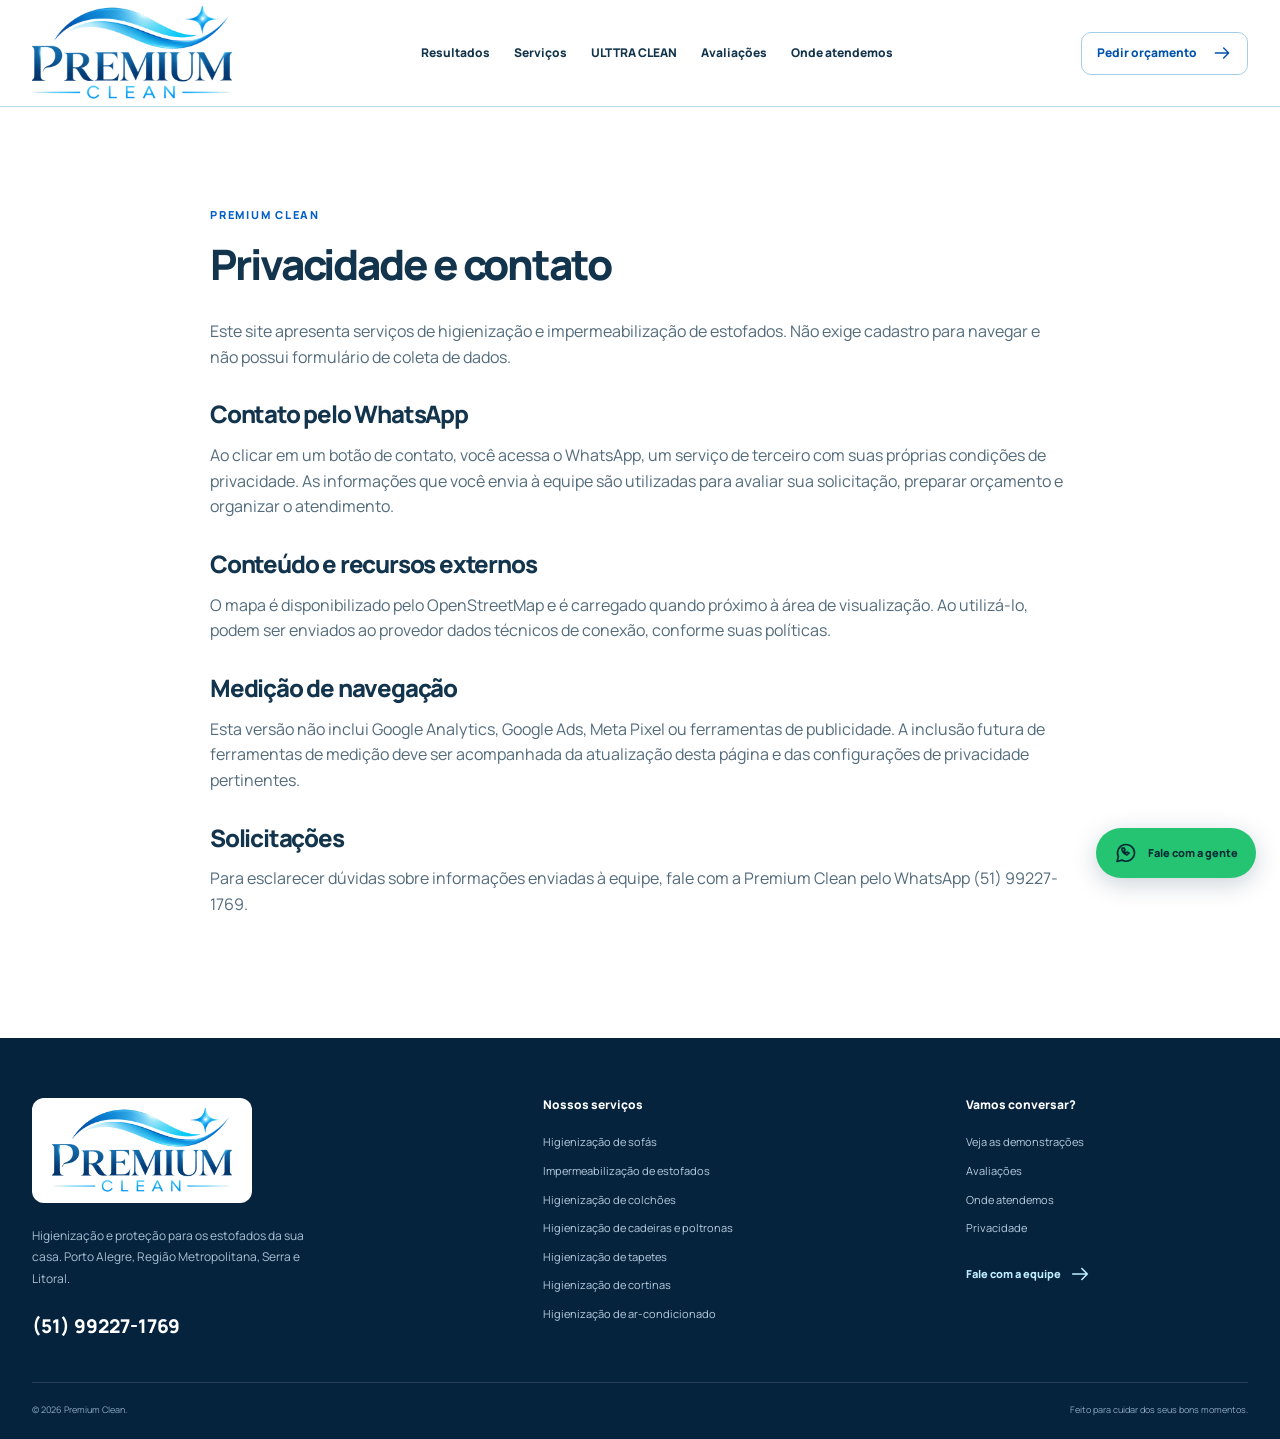
<file: privacidade.html>
<!doctype html><html lang="pt-BR"><head><meta charset="utf-8"><meta name="viewport" content="width=device-width, initial-scale=1"><meta name="theme-color" content="#075be8"><title>Privacidade | Premium Clean</title><meta name="description" content="Informações sobre contato, navegação e dados no site da Premium Clean."><link rel="canonical" href="https://lorensatto.github.io/premiumclean2/privacidade.html"><meta property="og:type" content="website"><meta property="og:locale" content="pt_BR"><meta property="og:title" content="Privacidade | Premium Clean"><meta property="og:description" content="Informações sobre contato, navegação e dados no site da Premium Clean."><meta property="og:url" content="https://lorensatto.github.io/premiumclean2/privacidade.html"><meta property="og:image" content="https://lorensatto.github.io/premiumclean2/higienizacao-sofa.webp"><meta name="twitter:card" content="summary_large_image"><link rel="icon" type="image/png" href="pc-favicon.png"><link rel="apple-touch-icon" href="pc-favicon.png"><link rel="preload" href="pc-manrope-800.woff2" as="font" type="font/woff2" crossorigin><link rel="stylesheet" href="pc-styles.css?v=20261026-2"><script type="application/ld+json">{"@context": "https://schema.org", "@type": "LocalBusiness", "@id": "https://lorensatto.github.io/premiumclean2/#empresa", "name": "Premium Clean", "url": "https://lorensatto.github.io/premiumclean2/", "telephone": "+55-51-99227-1769", "description": "Higienização e impermeabilização de estofados em Porto Alegre e no Litoral Gaúcho", "areaServed": ["Porto Alegre", "Região Metropolitana de Porto Alegre", "Capão da Canoa", "Xangri-lá", "Atlântida", "Gramado", "Canela"], "logo": "https://lorensatto.github.io/premiumclean2/pc-logo.webp"}</script></head><body><a href="#conteudo" class="skip">Pular para o conteúdo</a><header class="header"><div class="wrap nav"><a class="brand" href="index.html"><img class="brand-logo" src="pc-logo.webp" alt="Premium Clean — Higienização e proteção de estofados" width="200" height="95"></a><nav id="navigation" aria-label="Menu principal"><a href="index.html#resultados">Resultados</a><a href="index.html#servicos">Serviços</a><a href="index.html#ulttra">ULTTRA CLEAN</a><a href="index.html#avaliacoes">Avaliações</a><a href="index.html#regioes">Onde atendemos</a></nav><a class="btn btn-outline nav-button" href="https://wa.me/5551992271769?text=Ol%C3%A1%2C%20tudo%20bem%3F%20Vim%20pelo%20site%20e%20gostaria%20de%20higienizar%20meus%20estofados%21" data-wa="geral">Pedir orçamento<svg class="icon" viewBox="0 0 24 24" fill="none" stroke="currentColor" stroke-width="1.7" stroke-linecap="round" stroke-linejoin="round" aria-hidden="true"><path d="M4 12h16M14 6l6 6-6 6"/></svg></a><button class="menu-button" aria-controls="navigation" aria-expanded="false" aria-label="Abrir menu"><svg class="icon" viewBox="0 0 24 24" fill="none" stroke="currentColor" stroke-width="1.7" stroke-linecap="round" stroke-linejoin="round" aria-hidden="true"><path d="M4 7h16M4 12h16M4 17h16"/></svg></button></div></header><main id="conteudo" class="section"><div class="wrap narrow"><span class="eyebrow">PREMIUM CLEAN</span><h1>Privacidade e contato</h1><p>Este site apresenta serviços de higienização e impermeabilização de estofados. Não exige cadastro para navegar e não possui formulário de coleta de dados.</p><h2>Contato pelo WhatsApp</h2><p>Ao clicar em um botão de contato, você acessa o WhatsApp, um serviço de terceiro com suas próprias condições de privacidade. As informações que você envia à equipe são utilizadas para avaliar sua solicitação, preparar orçamento e organizar o atendimento.</p><h2>Conteúdo e recursos externos</h2><p>O mapa é disponibilizado pelo OpenStreetMap e é carregado quando próximo à área de visualização. Ao utilizá-lo, podem ser enviados ao provedor dados técnicos de conexão, conforme suas políticas.</p><h2>Medição de navegação</h2><p>Esta versão não inclui Google Analytics, Google Ads, Meta Pixel ou ferramentas de publicidade. A inclusão futura de ferramentas de medição deve ser acompanhada da atualização desta página e das configurações de privacidade pertinentes.</p><h2>Solicitações</h2><p>Para esclarecer dúvidas sobre informações enviadas à equipe, fale com a Premium Clean pelo WhatsApp (51) 99227-1769.</p></div></main><footer class="footer"><div class="wrap footer-grid"><div><a class="brand" href="index.html"><img class="brand-logo" src="pc-logo.webp" alt="Premium Clean — Higienização e proteção de estofados" width="200" height="95"></a><p>Higienização e proteção para os estofados da sua casa. Porto Alegre, Região Metropolitana, Serra e Litoral.</p><a class="footer-phone" href="tel:+5551992271769">(51) 99227-1769</a></div><div><h3>Nossos serviços</h3><a href="higienizacao-de-sofas.html">Higienização de sofás</a><a href="impermeabilizacao-de-estofados.html">Impermeabilização de estofados</a><a href="higienizacao-de-colchoes.html">Higienização de colchões</a><a href="higienizacao-de-cadeiras-e-poltronas.html">Higienização de cadeiras e poltronas</a><a href="higienizacao-de-tapetes.html">Higienização de tapetes</a><a href="higienizacao-de-cortinas.html">Higienização de cortinas</a><a href="higienizacao-de-ar-condicionado.html">Higienização de ar-condicionado</a></div><div><h3>Vamos conversar?</h3><a href="index.html#resultados">Veja as demonstrações</a><a href="index.html#avaliacoes">Avaliações</a><a href="index.html#regioes">Onde atendemos</a><a href="privacidade.html">Privacidade</a><a class="footer-whatsapp" href="https://wa.me/5551992271769?text=Ol%C3%A1%2C%20tudo%20bem%3F%20Vim%20pelo%20site%20e%20gostaria%20de%20higienizar%20meus%20estofados%21" data-wa="geral">Fale com a equipe<svg class="icon" viewBox="0 0 24 24" fill="none" stroke="currentColor" stroke-width="1.7" stroke-linecap="round" stroke-linejoin="round" aria-hidden="true"><path d="M4 12h16M14 6l6 6-6 6"/></svg></a></div></div><div class="wrap footer-bottom"><span>© <span data-year>2026</span> Premium Clean.</span><span>Feito para cuidar dos seus bons momentos.</span></div></footer><a class="floating-wa" aria-label="Fale com a gente pelo WhatsApp" href="https://wa.me/5551992271769?text=Ol%C3%A1%2C%20tudo%20bem%3F%20Vim%20pelo%20site%20e%20gostaria%20de%20higienizar%20meus%20estofados%21" data-wa="geral"><svg class="icon" viewBox="0 0 24 24" fill="none" stroke="currentColor" stroke-width="1.7" stroke-linecap="round" stroke-linejoin="round" aria-hidden="true"><path d="M20.5 11.6a8.5 8.5 0 0 1-12.6 7.5L3 20.5l1.4-4.7a8.5 8.5 0 1 1 16.1-4.2Z"/><path d="M8 7c-1 3 2 6 5 7l2-2-2-1-1 1-2-2 1-1-1-2Z"/></svg><span>Fale com a gente</span><svg class="icon" viewBox="0 0 24 24" fill="none" stroke="currentColor" stroke-width="1.7" stroke-linecap="round" stroke-linejoin="round" aria-hidden="true"><path d="M4 12h16M14 6l6 6-6 6"/></svg></a><dialog id="media-dialog"><button class="dialog-close" aria-label="Fechar vídeo"><svg class="icon" viewBox="0 0 24 24" fill="none" stroke="currentColor" stroke-width="1.7" stroke-linecap="round" stroke-linejoin="round" aria-hidden="true"><path d="m6 6 12 12M18 6 6 18"/></svg></button><video controls playsinline preload="none"></video><p>Prévia ilustrativa animada a partir de imagem. Substituir pelo vídeo real do atendimento.</p></dialog><script src="pc-script.js?v=20261026-2" defer></script></body></html>
</file>
<file: pc-styles.css>
@font-face{font-family:Manrope;src:url('pc-manrope-400.woff2') format('woff2');font-style:normal;font-weight:400;font-display:swap}
@font-face{font-family:Manrope;src:url('pc-manrope-600.woff2') format('woff2');font-style:normal;font-weight:600;font-display:swap}
@font-face{font-family:Manrope;src:url('pc-manrope-800.woff2') format('woff2');font-style:normal;font-weight:800;font-display:swap}
:root{--blue:#075be8;--blue-dark:#0547bb;--navy:#082c4e;--ink:#132f47;--muted:#52697b;--ice:#eff7fd;--line:#dbe7ef;--lime:#dcfa91;--white:#fff;--radius:18px}*{box-sizing:border-box}html{scroll-behavior:smooth;scroll-padding-top:100px}body{margin:0;color:var(--ink);background:#fff;font-family:Manrope,Arial,sans-serif;font-size:16px;line-height:1.6;-webkit-font-smoothing:antialiased}body.modal-open{overflow:hidden}button,input{font:inherit}button,a,input{-webkit-tap-highlight-color:transparent}a{color:inherit;text-decoration:none}button{cursor:pointer}img{display:block;width:100%;max-width:100%;object-fit:cover}button:focus-visible,a:focus-visible,input:focus-visible,summary:focus-visible{outline:3px solid #f0b62b;outline-offset:5px}button{color:inherit}h1,h2,h3,p,blockquote{margin:0}h1,h2,h3{line-height:1.16;font-weight:800}h1,h2{letter-spacing:-.05em}p{color:var(--muted)}.wrap{width:min(1240px,calc(100% - 64px));margin-inline:auto}.narrow{max-width:860px}.section{padding:100px 0}.icon{width:22px;height:22px;display:inline-block;flex-shrink:0;vertical-align:middle}.skip{position:absolute;left:-9999px;z-index:100;background:#fff;padding:15px}.skip:focus{left:12px;top:12px}.btn{display:inline-flex;align-items:center;justify-content:center;gap:23px;min-height:56px;border-radius:10px;padding:15px 24px;border:1px solid transparent;font-size:14px;line-height:1.4;font-weight:800;transition:background .18s,transform .18s,box-shadow .18s}.btn .icon{width:20px;height:20px}.btn:hover{transform:translateY(-2px)}.btn-blue{background:var(--blue);color:#fff;box-shadow:0 6px 18px #075be81a}.btn-blue:hover{background:var(--blue-dark);box-shadow:0 9px 22px #075be830}.btn-outline{border-color:var(--line);background:#fff;color:var(--blue)}.btn-outline:hover{border-color:var(--blue);background:var(--ice)}.btn-lime{background:var(--lime);color:var(--navy)}.btn-lime:hover{background:#e7ffb2}.text-link{display:inline-flex;gap:12px;align-items:center;font-weight:800;font-size:14px;color:var(--blue)}.eyebrow{display:block;font-size:11px;line-height:1.4;letter-spacing:.16em;font-weight:800;color:var(--blue);margin-bottom:18px}.microcopy{font-size:12px;margin-top:12px}.image-label{position:absolute;z-index:3;bottom:12px;left:12px;color:#fff;background:#06253cba;border:1px solid #ffffff35;border-radius:5px;padding:4px 8px;font-size:10px;letter-spacing:.02em;line-height:1.5}.section-title{margin-bottom:32px}.section-title h2{font-size:clamp(32px,3.7vw,49px)}.section-title h2 span{color:var(--blue)}.section-title>p{max-width:560px;margin-top:18px;font-size:16px}.lead{font-size:18px;line-height:1.7}.mini-label{font-size:10px;font-weight:800;letter-spacing:.12em;color:var(--blue)}
/* Navigation */
.header{position:sticky;top:0;z-index:40;background:#ffffffef;backdrop-filter:blur(12px);border-bottom:1px solid #e2edf5}.nav{min-height:88px;display:flex;align-items:center;justify-content:space-between;gap:24px}.brand{display:inline-flex;gap:9px;align-items:center;white-space:nowrap;font-size:22px;line-height:1;font-weight:800;letter-spacing:-1.2px;color:var(--navy)}.brand-clean{color:var(--blue)}.brand small{font-size:7px;display:block;font-weight:700;letter-spacing:1.7px;margin-top:7px}.brand-symbol{display:flex;align-items:center;justify-content:center;background:var(--blue);color:var(--lime);width:38px;height:43px;border-radius:12px 12px 12px 2px}.brand-symbol .icon{width:26px;height:26px}.nav nav{display:flex;gap:24px;align-items:center}.nav nav>a{font-size:12px;font-weight:700;white-space:nowrap}.nav nav>a:hover{color:var(--blue)}.nav-button{min-height:43px;padding:10px 15px;font-size:12px;gap:15px}.menu-button{display:none;background:none;border:0;padding:8px}
/* Hero */
.hero{background:linear-gradient(110deg,#f4faff,#fff 63%);padding:35px 0 45px;overflow:hidden}.hero-grid{display:grid;grid-template-columns:1.02fr 1fr;gap:50px;align-items:center}.hero-copy{padding:25px 0}.hero-copy>.eyebrow{margin-bottom:8px}.hero-category{font-weight:600;font-size:13px;color:var(--muted);margin-bottom:23px}.hero h1{font-size:clamp(41px,4.6vw,65px);line-height:1.075;font-weight:800;letter-spacing:-.06em;margin-bottom:24px}.hero h1 span{color:var(--blue)}.hero-lead{font-size:16px;line-height:1.75;max-width:510px}.hero-lead strong{color:var(--navy);font-weight:800}.hero-protect{font-size:13px;margin:17px 0 25px;max-width:480px}.hero-protect a{font-weight:700;color:var(--blue)}.hero .btn{font-size:14px}.hero-features{display:flex;gap:20px;margin-top:24px;font-size:11px;font-weight:700}.hero-features span{display:flex;align-items:center;gap:6px}.hero-features .icon{width:15px;height:15px;color:var(--blue)}.hero-media{position:relative;min-height:590px;border-radius:120px 22px 22px 22px;background:#e5eef4;isolation:isolate}.hero-poster,.hero-video{position:absolute;inset:0;height:100%;width:100%;object-fit:cover;object-position:66% center;border-radius:inherit}.hero-video{z-index:1}.media-tag{position:absolute;left:24px;right:24px;top:30px;z-index:2;font-size:10px;letter-spacing:.1em;font-weight:800;display:flex;align-items:center;justify-content:flex-end;gap:8px;color:var(--navy)}.media-tag .icon{width:17px;height:17px}.hero-float{position:absolute;left:-33px;right:33px;bottom:50px;z-index:2;display:flex;align-items:center;gap:14px;background:#fff;padding:20px 22px;border-radius:14px;box-shadow:0 15px 45px #082c4e25}.hero-float b{display:block;font-size:15px;color:var(--navy)}.hero-float div>span{display:block;color:var(--muted);font-size:12px;margin-top:3px}.float-icon{background:var(--ice);color:var(--blue);width:42px;height:42px;border-radius:50%;display:grid;place-items:center}.video-toggle{position:absolute;z-index:4;bottom:13px;right:15px;background:#ffffffd9;width:30px;height:30px;border:1px solid #ffffff80;border-radius:50%;font-size:12px}.region-band{background:var(--blue);overflow:hidden;color:#fff;padding:16px 0}.region-track{display:flex;width:max-content;animation:marquee 40s linear infinite}.region-track>div{display:flex;align-items:center;gap:47px;padding-right:47px}.region-track span{display:inline-flex;gap:11px;align-items:center;font-size:12px;font-weight:700;white-space:nowrap}.region-track .icon{color:var(--lime);width:16px;height:16px}.region-band:hover .region-track{animation-play-state:paused}@keyframes marquee{to{transform:translateX(-50%)}}
/* Trust */
.trust-strip{padding:26px 0;border-bottom:1px solid var(--line)}.trust-grid{display:grid;grid-template-columns:260px 1fr 130px;gap:35px;align-items:center}.trust-heading{display:flex;align-items:center;gap:17px}.google-g{font-family:Arial,sans-serif;font-size:38px;font-weight:700;color:#4285f4;line-height:1}.trust-heading b{font-size:13px;line-height:1.5;display:block}.trust-heading a{font-size:10px;color:var(--blue);font-weight:700}.trust-strip blockquote{border-left:1px solid var(--line);padding-left:30px;font-size:13px;line-height:1.65;color:#3a5369}.trust-strip cite{display:block;font-style:normal;font-size:10px;color:var(--muted);margin-top:5px}.trust-link{font-size:12px;font-weight:800;color:var(--blue);display:flex;align-items:center;gap:12px}
/* Results */
.results{background:#fff}.need-tabs{display:flex;gap:10px;margin:25px 0;align-items:center;flex-wrap:wrap}.need-tabs button,.need-tabs>a{background:#f3f8fc;border:1px solid var(--line);padding:10px 16px;border-radius:30px;font-size:12px;font-weight:700;display:inline-flex;align-items:center;gap:8px}.need-tabs button.active{background:var(--navy);color:#fff;border-color:var(--navy)}.need-tabs>a{background:none;color:var(--blue);border-color:transparent}.need-tabs .icon{width:16px;height:16px}.result-grid{display:grid;grid-template-columns:repeat(3,minmax(0,1fr));gap:22px}.result-card{border:1px solid var(--line);border-radius:var(--radius);overflow:hidden}.comparison{position:relative;aspect-ratio:1;overflow:hidden;background:#e3edf5;isolation:isolate}.compare-layer{position:absolute;inset:0;overflow:hidden}.compare-layer img{position:absolute;height:100%;width:200%;max-width:none;object-fit:fill;top:0}.compare-before img{left:0}.compare-after img{right:0}.compare-before{clip-path:inset(0 calc(100% - var(--position)) 0 0);z-index:1}.comparison input{position:absolute;z-index:6;inset:0;margin:0;width:100%;height:100%;opacity:0;cursor:ew-resize;touch-action:pan-y}.comparison:focus-within{outline:3px solid var(--blue);outline-offset:-3px}.compare-handle{position:absolute;z-index:4;top:0;bottom:0;left:var(--position);width:2px;background:#fff;display:grid;place-items:center;pointer-events:none;font-size:0}.compare-handle:after{content:'‹ ›';font-size:21px;letter-spacing:2px;color:var(--navy);background:#fff;position:absolute;top:calc(50% - 21px);width:42px;height:42px;border-radius:50%;box-shadow:0 3px 18px #0003;display:grid;place-items:center;white-space:nowrap}.compare-label{position:absolute;z-index:3;top:13px;padding:5px 10px;background:#ffffffec;border-radius:4px;font-size:10px;font-weight:800;color:var(--navy)}.compare-label.before{left:13px}.compare-label.after{right:13px}.result-text{padding:24px}.result-text h3{font-size:18px;letter-spacing:-.025em;margin:8px 0 10px}.result-text p{font-size:13px;line-height:1.7}.section-footnote{font-size:10px;margin-top:18px;color:#52697b}.result-protection{display:grid;grid-template-columns:1.05fr 1fr;gap:40px;margin-top:28px;background:var(--ice);border-radius:18px;overflow:hidden;align-items:center}.result-protection>div:first-child{height:300px;position:relative}.result-protection img{height:100%;object-position:center 55%}.result-protection>div:last-child{padding:30px 35px 30px 0}.result-protection h3{font-size:28px;letter-spacing:-.04em;margin-bottom:15px}.result-protection p{font-size:14px;margin-bottom:20px}.result-protection .eyebrow{font-size:10px}
/* Services */
.services{background:var(--ice)}.split-head{display:flex;gap:50px;justify-content:space-between;align-items:end;margin-bottom:36px}.split-head .section-title{margin:0}.split-head>p{max-width:330px;font-size:14px}.service-grid{display:grid;grid-template-columns:repeat(4,minmax(0,1fr));gap:18px}.service-card{background:#fff;border:1px solid #d8e7f2;border-radius:16px;overflow:hidden;transition:transform .2s,box-shadow .2s}.service-card:hover{transform:translateY(-5px);box-shadow:0 15px 35px #082c4e12}.service-image{display:block;position:relative;height:205px;overflow:hidden}.service-image img{height:100%;transition:transform .4s}.service-card:hover .service-image img{transform:scale(1.035)}.service-number{position:absolute;top:12px;left:12px;background:#fff;color:var(--blue);border-radius:50%;font-size:10px;font-weight:800;width:27px;height:27px;display:grid;place-items:center}.service-body{padding:22px;display:flex;flex-direction:column;min-height:236px}.service-body h3{font-size:20px;letter-spacing:-.035em;margin-bottom:13px}.service-body p{font-size:13px;line-height:1.7;margin-bottom:24px}.service-link{display:flex;gap:10px;align-items:center;color:var(--blue);font-size:11px;font-weight:800;margin-top:auto}.service-link .icon{width:18px;height:18px}.other-services{border-top:1px solid #ccdfea;margin-top:35px;padding-top:27px;display:flex;align-items:center;justify-content:space-between;gap:25px}.other-services p b{display:block;font-size:14px;color:var(--navy);margin-bottom:5px}.other-services p span{font-size:12px}.other-services>div{display:flex;gap:16px;flex-wrap:wrap}.other-services a{font-size:11px;color:var(--blue);font-weight:800;display:flex;gap:7px;align-items:center}.other-services .icon{width:16px;height:16px}.numbers{background:var(--navy);color:#fff;padding:24px 0 12px}.number-grid{display:grid;grid-template-columns:repeat(3,minmax(0,1fr));text-align:center}.number-grid>div{border-right:1px solid #ffffff33}.number-grid>div:last-child{border:0}.number-grid strong{font-size:34px;font-weight:800;letter-spacing:-.04em;display:block;line-height:1.2}.number-grid strong span{font-size:18px;margin-left:5px}.number-grid small{display:block;font-size:11px;color:#cfdfeb;margin-top:4px}.number-note{color:#c0d2e0;text-align:center;font-size:9px;margin-top:12px}
/* Treatment */
.treatment-grid{display:grid;grid-template-columns:.95fr 1.05fr;gap:70px;align-items:center}.treatment-photo{position:relative;min-height:710px;height:100%;border-radius:20px;overflow:hidden}.treatment-photo>img{position:absolute;height:100%;object-position:69% center}.treatment-photo:after{content:'';position:absolute;inset:0;background:linear-gradient(0deg,#062b4c60,transparent 60%)}.ulttra-stamp{position:absolute;z-index:2;left:28px;top:30px;background:var(--blue);color:#fff;padding:24px;border-radius:12px}.ulttra-stamp>span{font-size:9px;letter-spacing:.18em;font-weight:700}.ulttra-stamp>b{display:block;font-size:39px;line-height:.95;letter-spacing:-.05em;margin:9px 0 13px}.ulttra-stamp small{font-size:7px;letter-spacing:.06em;display:block;max-width:150px;color:#daedff}.treatment .lead{margin-bottom:15px}.treatment-grid>div:last-child>p:not(.lead){font-size:14px}.process-steps{list-style:none;padding:0;margin:28px 0}.process-steps li{display:flex;gap:17px;padding:16px 0;border-top:1px solid var(--line)}.process-steps li>span{font-size:11px;color:var(--blue);font-weight:800;padding-top:3px}.process-steps h3{font-size:15px;margin-bottom:6px}.process-steps p{font-size:12px;line-height:1.65}.video-pill{position:absolute;bottom:35px;left:28px;right:28px;z-index:3;display:flex;align-items:center;justify-content:center;gap:12px;background:#fff;border:0;border-radius:50px;padding:16px 22px;font-size:12px;font-weight:800;box-shadow:0 5px 25px #0002}.video-pill .icon{width:17px;height:17px;fill:var(--blue);color:var(--blue)}.treatment-photo .image-label{bottom:9px;left:auto;right:12px;font-size:8px}.protection-section{background:var(--navy);color:#fff;padding:85px 0}.protection-grid{display:grid;grid-template-columns:1fr 1fr;gap:70px;align-items:center}.light-title .eyebrow{color:var(--lime)}.light-title h2 span{color:#a7d7ff}.protection-section p{color:#c3d6e5;font-size:15px}.feature-list{list-style:none;padding:0;margin:28px 0 33px;display:grid;gap:21px}.feature-list li{display:flex;gap:14px;align-items:start}.feature-list .icon{width:19px;height:19px;color:var(--lime);margin-top:2px}.feature-list b{display:block;color:#fff;font-size:14px;margin-bottom:4px}.feature-list span{color:#b9cddd;font-size:12px}.protect-photo{position:relative;height:570px;border-radius:20px;overflow:hidden}.protect-photo>img{height:100%;object-position:64% center}.protect-caption{position:absolute;z-index:2;left:27px;right:27px;top:27px;color:var(--navy);font-size:14px;text-shadow:0 1px 10px #fff}.protect-caption>b{display:block;font-size:25px;line-height:1.2;margin-top:5px;letter-spacing:-.04em}.protect-photo .image-label{bottom:8px;right:12px;left:auto;font-size:8px}
/* Reviews and team */
.review-grid{display:grid;grid-template-columns:repeat(4,minmax(0,1fr));gap:18px}.review-card{padding:26px;background:#f7fafc;border:1px solid var(--line);border-radius:15px;display:flex;flex-direction:column}.stars{color:#eaa72d;font-size:13px;letter-spacing:3px}.review-card h3{font-size:14px;margin:17px 0 13px}.review-card blockquote{font-size:13px;color:#4d6478;line-height:1.8;margin-bottom:25px}.review-person{display:flex;gap:9px;align-items:center;margin-top:auto;padding-top:17px;border-top:1px solid var(--line)}.avatar{background:#e2edf7;color:var(--blue);width:30px;height:30px;border-radius:50%;display:grid;place-items:center;flex-shrink:0}.avatar .icon{width:15px;height:15px}.review-person b{display:block;font-size:10px}.review-person small{display:block;font-size:8px;color:var(--muted);margin-top:2px}.team-section{background:#f3f8fc}.team-grid{display:grid;grid-template-columns:.85fr 1.15fr;gap:70px;align-items:center}.team-card{position:relative;height:560px;border-radius:20px;overflow:hidden}.team-card>img{height:100%}.team-card:after{content:'';position:absolute;inset:35% 0 0;background:linear-gradient(transparent,#062b4ce8)}.team-caption{position:absolute;bottom:40px;left:30px;right:30px;color:#fff;z-index:2}.team-caption>span{font-size:9px;letter-spacing:.14em;color:var(--lime);font-weight:800}.team-caption strong{display:block;font-size:36px;letter-spacing:-.04em;margin-top:9px;line-height:1.2}.team-caption p{font-size:13px;color:#e5f0f8;margin-top:12px}.team-grid .lead{margin-bottom:18px}.team-grid>div:last-child>p:not(.lead){font-size:14px}.commitment-grid{display:grid;grid-template-columns:1fr 1fr;gap:25px;margin-top:30px}.commitment-grid>div>.icon{width:17px;height:17px;color:var(--blue);margin-bottom:8px}.commitment-grid h3{font-size:13px;margin-bottom:6px}.commitment-grid p{font-size:11px;line-height:1.7}
/* Booking, FAQs, map */
.booking{padding:50px 0;background:#e9f3ff}.booking-top{display:flex;justify-content:space-between;align-items:center;gap:30px}.booking-top h2{font-size:32px;letter-spacing:-.04em}.booking-top .eyebrow{margin-bottom:9px}.booking-steps{display:grid;grid-template-columns:repeat(3,minmax(0,1fr));gap:35px;margin-top:35px}.booking-steps>div{display:flex;gap:14px}.booking-steps>div>span{color:var(--blue);font-size:11px;font-weight:800;padding-top:3px}.booking-steps h3{font-size:14px;margin-bottom:7px}.booking-steps p{font-size:12px}.booking-note{font-size:10px;margin-top:25px}.faq-grid{display:grid;grid-template-columns:.7fr 1.3fr;gap:80px;align-items:start}.faq-intro{position:sticky;top:125px}.faq-intro>p{font-size:14px;margin-bottom:20px}.faq-list{border-top:1px solid var(--line)}.faq-list details{border-bottom:1px solid var(--line)}.faq-list summary{list-style:none;padding:21px 0;display:flex;align-items:center;justify-content:space-between;gap:25px;font-size:14px;font-weight:700;cursor:pointer}.faq-list summary::-webkit-details-marker{display:none}.faq-list summary .icon{width:17px;height:17px;color:var(--blue);transition:transform .2s}.faq-list details[open] summary .icon{transform:rotate(45deg)}.faq-list details>p{font-size:13px;line-height:1.8;padding:0 30px 22px 0}.coverage{background:#f5f9fc;border-top:1px solid var(--line)}.coverage-grid{display:grid;grid-template-columns:1fr 1fr;gap:65px;align-items:center}.coverage .lead{margin-bottom:25px}.region-list{display:grid;gap:18px}.region-list b{display:block;font-size:13px;color:var(--navy)}.region-list span{display:block;font-size:12px;color:var(--muted);margin-top:4px}.coverage-grid>div:first-child>p:not(.lead){font-size:12px;margin:23px 0}.map-card{height:480px;position:relative;border-radius:20px;overflow:hidden;background:#e2edf4;border:1px solid var(--line)}.map-card iframe{border:0;width:100%;height:100%;filter:saturate(.65)}.map-note{position:absolute;left:20px;right:20px;bottom:20px;background:#fff;border-radius:11px;padding:17px;display:flex;gap:12px;align-items:center;box-shadow:0 7px 25px #082c4e15}.map-note .icon{color:var(--blue)}.map-note b{display:block;font-size:12px}.map-note span{display:block;font-size:10px;color:var(--muted);margin-top:3px}
/* Final and footer */
.final-cta{background:var(--blue);padding:65px 0;color:#fff}.final-grid{display:grid;grid-template-columns:1.2fr .8fr;gap:80px;align-items:center}.final-cta .eyebrow{color:var(--lime)}.final-cta h2{font-size:40px;line-height:1.2;letter-spacing:-.05em}.final-cta h2 span{color:#bedfff}.final-cta p{color:#e1eeff;font-size:14px;line-height:1.8;margin:24px 0}.final-cta small{display:block;color:#eaf4ff;font-size:10px;margin-top:13px}.final-photo{position:relative;border-radius:18px;overflow:hidden;height:320px}.final-photo img{height:100%}.footer{padding:60px 0 22px;background:#06233e;color:#d1e0ed}.footer .brand{color:#fff}.footer .brand-clean{color:#9bcaff}.footer-grid{display:grid;grid-template-columns:1.25fr 1fr .8fr;gap:70px}.footer-grid>div>p{font-size:12px;color:#a9c0d3;max-width:300px;line-height:1.8;margin:22px 0}.footer-phone{font-size:19px;font-weight:800;color:#fff}.footer h3{font-size:12px;color:#fff;margin:0 0 22px}.footer-grid>div:not(:first-child)>a{display:block;font-size:11px;color:#b8cde0;margin-bottom:11px}.footer-grid a:hover{color:#fff}.footer-grid .footer-whatsapp{display:inline-flex!important;gap:8px;align-items:center;color:var(--lime)!important;font-weight:800;margin-top:15px}.footer-bottom{display:flex;justify-content:space-between;gap:25px;border-top:1px solid #ffffff22;margin-top:40px;padding-top:20px;font-size:9px;color:#8ba9c2}.floating-wa{position:fixed;right:24px;bottom:22px;z-index:45;border-radius:40px;background:#24c472;color:#042a35;box-shadow:0 6px 24px #082c4e35;padding:13px 18px;display:flex;gap:10px;align-items:center;font-size:11px;font-weight:800}.floating-wa>.icon:first-child{width:24px;height:24px}.floating-wa>.icon:last-child{display:none}dialog{border:0;padding:45px 20px 20px;border-radius:15px;width:min(900px,94vw);max-height:92vh;background:#fff;color:var(--ink);box-shadow:0 20px 100px #0005}dialog::backdrop{background:#031b30d9}dialog video{display:block;width:100%;max-height:68vh;background:#09243d;border-radius:7px}dialog p{font-size:11px;margin-top:13px}.dialog-close{position:absolute;right:12px;top:9px;background:none;border:0;padding:4px}
/* Service pages */
.service-hero{padding:30px 0 60px;background:var(--ice)}.breadcrumb{display:flex;gap:12px;font-size:11px;color:var(--muted);margin-bottom:35px;flex-wrap:wrap}.breadcrumb>a{color:var(--blue)}.service-hero-grid{display:grid;grid-template-columns:1fr 1fr;align-items:center;gap:65px}.service-hero h1{font-size:clamp(34px,4vw,53px);margin-bottom:24px}.service-hero .lead{font-size:16px;margin-bottom:28px}.service-hero .hero-category{color:var(--blue);font-weight:800}.service-cover{position:relative;height:450px;border-radius:20px;overflow:hidden}.service-cover img{height:100%}.benefit-grid{display:grid;grid-template-columns:repeat(3,1fr);gap:25px}.benefit-grid>article{padding:30px;border:1px solid var(--line);border-radius:15px}.benefit-grid .icon{color:var(--blue);margin-bottom:22px}.benefit-grid h3{font-size:20px;margin-bottom:15px}.benefit-grid p{font-size:14px}.service-detail{background:var(--ice)}.detail-callout{background:#fff;border-left:3px solid var(--blue);padding:25px;margin:28px 0}.detail-callout p{font-size:14px;margin-top:10px}.related-links{display:flex;gap:20px;flex-wrap:wrap}.related-links>a{border:1px solid var(--line);padding:15px 20px;border-radius:9px;font-size:13px;display:flex;align-items:center;gap:20px}.narrow>h1{font-size:42px;margin-bottom:30px}.narrow>h2{font-size:24px;margin:30px 0 15px}.narrow>p{margin-bottom:20px}
/* Tablet and mobile */
@media(min-width:1440px){.hero-media{min-height:650px}.hero h1{font-size:68px}}
@media(max-width:1100px){.nav nav{gap:14px}.nav nav>a{font-size:10px}.nav-button{padding:10px;font-size:10px}.hero-grid{gap:35px}.hero h1{font-size:51px}.hero-media{min-height:560px}.treatment-grid,.protection-grid,.team-grid{gap:40px}.service-body{padding:18px}.service-body h3{font-size:18px}.review-grid{grid-template-columns:repeat(2,1fr)}.trust-grid{grid-template-columns:220px 1fr;gap:25px}.trust-link{display:none}}
@media(max-width:800px){.wrap{width:calc(100% - 40px)}.nav{min-height:74px;gap:14px}.nav nav{display:none;position:absolute;top:74px;left:0;right:0;padding:25px 20px;background:#fff;border-bottom:1px solid var(--line);box-shadow:0 15px 25px #082c4e10;align-items:stretch}.nav nav.open{display:flex;flex-direction:column;gap:0}.nav nav>a{font-size:15px;padding:13px 0}.menu-button{display:block}.nav-button{margin-left:auto;min-height:39px;padding:9px 13px;font-size:11px}.brand{font-size:21px}.brand small{font-size:6px;letter-spacing:1.4px}.hero-grid{gap:25px;grid-template-columns:1fr 1fr}.hero h1{font-size:40px}.hero-lead{font-size:14px}.hero-media{min-height:530px;border-top-left-radius:85px}.hero-float{left:-15px;right:15px;padding:15px;bottom:45px;gap:10px}.hero-float b{font-size:11px}.hero-float div>span{font-size:10px}.float-icon{width:30px;height:30px}.hero .btn{font-size:12px;gap:10px;padding:14px 16px}.hero-category{font-size:11px}.hero-features{flex-wrap:wrap;gap:8px;font-size:10px}.hero-protect{font-size:11px}.media-tag{font-size:8px;left:15px;right:15px}.service-grid{grid-template-columns:repeat(2,1fr)}.service-body{min-height:205px;padding:22px}.section{padding:75px 0}.result-grid{gap:13px}.result-text{padding:18px}.result-text h3{font-size:15px}.result-text p{font-size:11px}.treatment-grid,.team-grid,.protection-grid{gap:30px}.treatment-photo{min-height:760px}.section-title h2{font-size:35px}.protect-photo{height:540px}.feature-list{gap:17px}.faq-grid{gap:35px;grid-template-columns:.8fr 1.2fr}.faq-list summary{font-size:12px}.coverage-grid{gap:30px}.final-grid{gap:35px}.final-cta h2{font-size:32px}.footer-grid{gap:35px}.service-hero-grid{gap:30px}.service-cover{height:400px}.benefit-grid{gap:15px}.benefit-grid>article{padding:22px}}
@media(max-width:600px){html{scroll-padding-top:85px}.wrap{width:calc(100% - 36px)}.nav{min-height:70px}.nav nav{top:70px}.nav-button{display:none}.brand{font-size:22px}.brand-symbol{height:39px;width:34px}.hero{padding:18px 0 26px}.hero-grid{grid-template-columns:1fr;gap:20px}.hero-copy{padding:17px 0 0}.hero-copy>.eyebrow{font-size:9px;letter-spacing:.13em}.hero-category{font-size:11px;margin-bottom:17px}.hero h1{font-size:clamp(39px,10.8vw,57px);line-height:1.06;margin-bottom:20px}.hero-lead{font-size:14px;line-height:1.75}.hero-protect{font-size:12px;margin:14px 0 20px}.hero .btn{min-height:53px;font-size:13px;padding:15px 19px;gap:20px}.microcopy{font-size:10px}.hero-features{gap:17px;margin-top:19px}.hero-media{min-height:0;height:310px;border-radius:65px 15px 15px 15px;margin-top:5px}.hero-poster,.hero-video{object-position:center 52%}.hero-float{left:15px;right:15px;bottom:41px;padding:14px}.hero-float b{font-size:12px}.hero-float div>span{font-size:10px}.media-tag{top:20px;font-size:8px}.hero-media .image-label{font-size:8px;bottom:10px}.region-band{padding:13px 0}.region-track>div{gap:30px;padding-right:30px}.region-track span{font-size:11px}.trust-strip{padding:23px 0}.trust-grid{grid-template-columns:1fr;gap:15px}.trust-heading{gap:13px}.trust-heading b{font-size:13px}.trust-heading b br{display:none}.trust-heading a{font-size:10px}.google-g{font-size:30px}.trust-strip blockquote{padding-left:14px;font-size:12px}.trust-strip cite{font-size:9px}.section{padding:62px 0}.section-title{margin-bottom:27px}.eyebrow{font-size:9px;margin-bottom:13px}.section-title h2{font-size:32px;line-height:1.18}.section-title>p{font-size:13px;margin-top:15px}.need-tabs{gap:8px;margin:22px 0}.need-tabs button,.need-tabs>a{font-size:10px;padding:9px 12px}.need-tabs>a{padding:5px 2px}.result-grid{display:flex;overflow-x:auto;gap:14px;scroll-snap-type:x mandatory;padding:0 0 13px;scrollbar-width:thin;scrollbar-color:#a5c9f5 transparent}.result-card{flex:0 0 88%;scroll-snap-align:start}.result-text{padding:20px}.result-text h3{font-size:18px}.result-text p{font-size:12px}.compare-label{font-size:9px}.result-protection{grid-template-columns:1fr;gap:0;margin-top:22px}.result-protection>div:first-child{height:240px}.result-protection>div:last-child{padding:25px}.result-protection h3{font-size:26px}.result-protection p{font-size:13px}.section-footnote{font-size:9px}.split-head{display:block;margin-bottom:28px}.split-head>p{font-size:13px;max-width:none;margin-top:18px}.service-grid{grid-template-columns:repeat(2,minmax(0,1fr));gap:12px}.service-image{height:165px}.service-body{min-height:245px;padding:17px 14px}.service-body h3{font-size:17px;line-height:1.25}.service-body p{font-size:11px;line-height:1.75;margin-bottom:17px}.service-link{font-size:10px;gap:6px;line-height:1.5;align-items:start}.service-link .icon{width:15px;height:15px;margin-top:1px}.other-services{display:block;margin-top:27px;padding-top:23px}.other-services p b{font-size:13px}.other-services p span{font-size:11px}.other-services>div{margin-top:20px;gap:17px}.numbers{padding:19px 0 10px}.number-grid strong{font-size:26px}.number-grid strong span{font-size:13px;margin-left:3px}.number-grid small{font-size:9px;line-height:1.3;margin-top:5px}.number-note{font-size:8px;margin-top:10px}.treatment-grid,.protection-grid,.team-grid{grid-template-columns:1fr;gap:35px}.treatment-photo{min-height:0;height:390px}.ulttra-stamp{padding:18px;top:20px;left:20px}.ulttra-stamp>b{font-size:31px}.ulttra-stamp>span{font-size:8px}.ulttra-stamp small{font-size:6px;max-width:120px}.video-pill{left:20px;right:20px;bottom:30px;font-size:11px;padding:13px}.treatment .lead,.team-grid .lead{font-size:16px}.treatment-grid>div:last-child>p:not(.lead),.team-grid>div:last-child>p:not(.lead){font-size:13px}.process-steps{margin:23px 0}.process-steps h3{font-size:14px}.process-steps p{font-size:12px}.protection-section{padding:60px 0}.protection-section p{font-size:14px}.protect-photo{height:390px}.protect-caption{left:20px;top:20px}.protect-caption>b{font-size:23px}.review-grid{display:flex;overflow-x:auto;scroll-snap-type:x mandatory;gap:14px;padding-bottom:13px;scrollbar-width:thin;scrollbar-color:#a5c9f5 transparent}.review-card{flex:0 0 86%;scroll-snap-align:start;padding:25px}.review-card h3{font-size:15px}.review-card blockquote{font-size:13px}.team-card{height:400px}.team-caption{left:25px;bottom:33px}.team-caption strong{font-size:32px}.commitment-grid{gap:23px 19px}.commitment-grid h3{font-size:12px}.commitment-grid p{font-size:11px}.booking{padding:37px 0}.booking-top{display:block}.booking-top h2{font-size:28px}.booking-top .btn{margin-top:22px}.booking-steps{grid-template-columns:1fr;gap:22px;margin-top:28px}.booking-steps h3{font-size:14px}.booking-steps p{font-size:12px}.booking-note{margin-top:22px}.faq-grid{grid-template-columns:1fr;gap:27px}.faq-intro{position:static}.faq-intro .section-title{margin-bottom:18px}.faq-intro>p{font-size:13px}.faq-list summary{font-size:13px;padding:20px 0;line-height:1.6}.faq-list details>p{font-size:12px;padding-right:15px}.coverage-grid{grid-template-columns:1fr;gap:35px}.coverage .lead{font-size:16px}.region-list b{font-size:13px}.region-list span{font-size:11px}.coverage-grid>div:first-child>p:not(.lead){font-size:12px}.map-card{height:350px}.map-note{left:14px;right:14px;bottom:14px;padding:14px}.final-cta{padding:50px 0}.final-grid{grid-template-columns:1fr;gap:30px}.final-cta h2{font-size:32px}.final-cta p{font-size:13px;margin:20px 0}.final-photo{height:235px}.footer{padding:45px 0 80px}.footer-grid{grid-template-columns:1fr 1fr;gap:35px 20px}.footer-grid>div:first-child{grid-column:1/-1}.footer-grid>div>p{margin:20px 0 14px;max-width:330px}.footer h3{margin-bottom:19px}.footer-grid>div:not(:first-child)>a{font-size:10px;line-height:1.6}.footer-bottom{display:block;margin-top:32px}.footer-bottom>span{display:block;margin-bottom:7px}.floating-wa{right:16px;bottom:16px;width:52px;height:52px;justify-content:center;padding:0}.floating-wa>span{display:none}.floating-wa>.icon:first-child{width:27px;height:27px}.service-hero{padding:20px 0 35px}.breadcrumb{font-size:10px;gap:8px;margin-bottom:25px}.service-hero-grid{grid-template-columns:1fr;gap:28px}.service-hero h1{font-size:36px;line-height:1.15}.service-hero .lead{font-size:14px;margin-bottom:22px}.service-cover{height:300px}.benefit-grid{grid-template-columns:1fr;gap:15px}.benefit-grid>article{padding:25px}.benefit-grid .icon{margin-bottom:15px}.benefit-grid h3{font-size:20px}.benefit-grid p{font-size:13px}.service-detail .lead{font-size:15px}.detail-callout{padding:20px}.detail-callout b{font-size:14px}.detail-callout p{font-size:13px}.related-links{display:grid;gap:12px}.related-links>a{font-size:12px;justify-content:space-between}.narrow>h1{font-size:35px}.narrow>p{font-size:14px}}
@media(max-width:360px){.hero h1{font-size:37px}.hero .btn{font-size:12px;padding:14px 16px}.hero-features{font-size:9px;gap:11px}.service-body h3{font-size:15px}.service-body{padding:14px 11px;min-height:245px}.service-image{height:140px}.number-grid strong{font-size:23px}.number-grid small{font-size:8px}.btn{font-size:12px;padding:14px 17px}}
@media(prefers-reduced-motion:reduce){html{scroll-behavior:auto}*,*:before,*:after{animation:none!important;transition:none!important}.region-track{width:100%}.region-track>div:first-child{flex-wrap:wrap;justify-content:center;gap:10px 20px;padding:0 18px}.region-track>div:last-child{display:none}.hero-video{display:none}}

.numbers{padding-bottom:24px}@media(max-width:600px){.numbers{padding-bottom:19px}}

/* Leitura confortável no conteúdo principal */
.service-body p,.result-text p,.process-steps p,.review-card blockquote,.region-list span,.booking-steps p{font-size:14px}.service-body{min-height:255px}.section-footnote{font-size:11px}.other-services p span{font-size:13px}.commitment-grid p{font-size:13px}
@media(max-width:600px){.service-body p{font-size:13px}.service-body{min-height:265px}.service-link{font-size:11px}.result-text p,.process-steps p,.review-card blockquote,.faq-list details>p,.booking-steps p{font-size:14px}.region-list span,.commitment-grid p{font-size:12px}.review-person small{font-size:10px}.review-person b{font-size:11px}.trust-strip cite{font-size:10px}.hero .microcopy{font-size:11px}.footer-grid>div:not(:first-child)>a{font-size:12px}.footer h3{font-size:13px}.booking-note{font-size:11px}}

.hero-video{opacity:0}.hero-video.is-ready{opacity:1}
/* Revisão visual: azul profundo, ciano da marca e áreas de leitura claras. */
:root{--blue:#0069d9;--blue-dark:#0053ad;--navy:#052b4c;--ink:#12344c;--muted:#526b7c;--ice:#e9f6fd;--lime:#bfefff}
html{scroll-padding-top:118px}.header{border-bottom:1px solid #b9dce9;background:#fffffffa}.nav{min-height:106px}.brand{display:inline-flex;line-height:1;letter-spacing:0}.brand-logo{width:200px;height:95px;object-fit:contain;flex:none}.nav nav>a{font-size:12px}.nav-button{border-color:#a2cee8;color:#0053ad}.btn-blue{background:#0069d9;box-shadow:0 8px 24px #0069d92b}.btn-blue:hover{background:#0055b3}.btn-lime{background:#bfefff;color:#052b4c}.btn-lime:hover{background:#ddf7ff}
.hero{background:linear-gradient(115deg,#052844 0%,#073f6f 55%,#065d92 100%);color:#fff;padding-top:38px;padding-bottom:42px}.hero .hero-location{color:#aeeaff;font-size:12px;line-height:1.8;letter-spacing:.12em;max-width:540px;margin-bottom:20px}.hero h1{color:#fff}.hero h1 span{color:#80dfff}.hero-lead{color:#deedf6}.hero-lead strong{color:#fff}.hero-protect{color:#dcecf6}.hero-protect a{color:#b8edff;text-decoration:underline;text-underline-offset:4px}.hero .btn-blue{background:#bfefff;color:#052b4c;box-shadow:0 9px 27px #0015283d}.hero .btn-blue:hover{background:#e3f9ff}.hero .microcopy{color:#d5e8f4}.hero-features{color:#e4f4fc;line-height:1.8;font-size:11px;max-width:540px}.hero-features>span{display:block}.region-band{background:linear-gradient(90deg,#80d6ee,#adebfa);color:#073554;border-bottom:1px solid #8ed3e7}.region-track .icon{color:#075995}.region-track span{font-weight:800}
/* Confiança completa, sem inventar nota/quantidade de avaliações. */
.trust-strip{background:linear-gradient(105deg,#dff3fd,#f2faff);padding:45px 0;border-bottom:1px solid #bfdeef}.trust-grid{grid-template-columns:.9fr 1.1fr;gap:55px;align-items:center}.trust-intro h2{font-size:29px;letter-spacing:-.04em;line-height:1.25;max-width:465px}.trust-intro>p{font-size:14px;margin:16px 0 21px}.trust-google{display:inline-flex;align-items:center;gap:12px;font-size:13px;color:#0056a7;font-weight:800}.trust-google .icon{width:18px;height:18px}.featured-review{background:#fff;border:1px solid #c6e0ec;border-radius:18px;padding:27px 30px;box-shadow:0 14px 35px #0b518710}.featured-review-top{display:flex;align-items:center;justify-content:space-between;gap:16px;margin-bottom:15px}.review-identity{display:flex;align-items:center;gap:13px}.review-identity img{height:54px;width:54px;object-fit:cover;border-radius:50%;border:2px solid #e0eff7}.review-identity b{font-size:14px;display:block}.review-identity small{font-size:10px;display:block;color:#526b7c;margin-top:4px}.featured-review .google-g{font-size:28px}.featured-review .stars{color:#946100;font-size:15px;letter-spacing:3px}.trust-strip .featured-review blockquote{border:0;padding:0;margin-top:14px;font-size:14px;line-height:1.9;color:#304f65}.featured-review .image-label{position:static}
/* Os três casos passam a ser blocos verticais, como a proteção. */
.results{background:linear-gradient(180deg,#f4fbff,#e5f2fa)}.results #result-clean{display:grid;grid-template-columns:1fr;gap:25px;overflow:visible;padding:0}.results .result-card{display:grid;grid-template-columns:1.05fr 1fr;border-radius:20px;border:1px solid #bddaea;background:#062f50;box-shadow:0 12px 35px #06385a0c;overflow:hidden}.results .comparison{aspect-ratio:1.35;min-height:350px}.results .compare-layer img{object-fit:cover}.results .result-text{padding:42px;display:flex;flex-direction:column;justify-content:center;position:relative}.results .result-text .mini-label{color:#a6e8ff;font-size:11px;letter-spacing:.16em}.results .result-text h3{color:#fff;font-size:31px;line-height:1.2;letter-spacing:-.04em;max-width:410px;margin:18px 0}.results .result-text p{color:#d3e6f2;font-size:16px;line-height:1.8}.result-protection{border:1px solid #b5d9ec;background:#fff;box-shadow:0 12px 35px #06385a0c;margin-top:25px;gap:0}.result-protection>div:first-child{height:350px}.result-protection>div:last-child{padding:40px}.result-protection h3{font-size:31px}.result-protection p{font-size:15px}.need-tabs button,.need-tabs>a{background:#fff;border-color:#b5d7e8}.need-tabs button.active{background:#06365b}.need-tabs>a{color:#075993}.section-footnote{color:#526b7c}
/* Serviços: fotos, legendas e links diretos para WhatsApp. */
.services{background:#dbeefa;border-top:1px solid #c5dfef;border-bottom:1px solid #c5dfef}.service-card{border-color:#b9d5e7;box-shadow:0 10px 30px #063c6410}.service-image{isolation:isolate;height:220px}.service-image:after{content:'';position:absolute;inset:42% 0 0;background:linear-gradient(transparent,#052a48ba);z-index:1}.service-number{top:auto;bottom:17px;left:18px;right:13px;width:auto;height:auto;display:block;border-radius:0;background:none;color:#fff;font-size:11px;letter-spacing:.1em;font-weight:800;z-index:2;text-shadow:0 1px 5px #042038}.service-body{min-height:270px;padding:22px}.service-body h3{font-size:20px}.service-body p{font-size:14px}.service-link{font-size:12px}.other-services{border-color:#a9cddd}.service-details-links{display:flex;gap:12px 25px;flex-wrap:wrap;margin-top:22px;padding-top:18px;border-top:1px solid #b5d2e4}.service-details-links a{display:inline-flex;align-items:center;gap:8px;font-size:11px;font-weight:700;color:#075993}.service-details-links .icon{width:15px;height:15px}.numbers{background:linear-gradient(90deg,#062943,#07568a)}
/* Etapas do tratamento preservadas; contraste pelo fundo e moldura. */
.treatment{background:linear-gradient(115deg,#effaff,#d8edf8)}.treatment-photo{box-shadow:0 18px 44px #052b4c1f}.ulttra-stamp{background:linear-gradient(135deg,#0069d9,#074674);box-shadow:0 8px 28px #052b4c33}.process-steps li{border-color:#b9d8e9}.process-steps li>span{background:#fff;border:1px solid #bad8e9;border-radius:50%;height:32px;width:32px;display:grid;place-items:center;flex:none;padding:0}.protection-section{background:linear-gradient(115deg,#042943,#07507b)}
/* Avaliações: quinta experiência e retratos identificados como fictícios. */
#avaliacoes{background:linear-gradient(125deg,#063759,#0963a1);color:#fff}.section-title h2 span{color:var(--blue)}#avaliacoes .eyebrow{color:#a9e8ff}#avaliacoes .section-title h2{color:#fff;max-width:880px}#avaliacoes .section-title>p{color:#d4eafa}.review-grid{display:flex;gap:22px;overflow-x:auto;scroll-snap-type:x mandatory;padding:0 0 18px;scrollbar-width:thin;scrollbar-color:#b3e7fb #ffffff25}.review-card{flex:0 0 calc((100% - 44px)/3);background:#fff;color:#12344c;border:1px solid #fff;border-radius:17px;padding:27px;scroll-snap-align:start;box-shadow:0 14px 32px #031f3920}.review-card .stars{color:#946100}.review-card h3{font-size:15px}.review-card blockquote{font-size:14px;color:#365369}.avatar-photo{width:46px;height:46px;border-radius:50%;object-fit:cover;flex:none}.review-person{gap:11px;border-color:#d3e3ed}.review-person b{font-size:12px}.review-person em{display:block;font-style:normal;font-size:10px;color:#526b7c;margin:3px 0}.review-person small{font-size:10px}.review-actions{display:flex;justify-content:flex-end;gap:10px;margin:-3px 0 20px}.review-actions button{width:42px;height:42px;border:1px solid #a6d7f0;border-radius:50%;display:grid;place-items:center;color:#fff;background:#ffffff0e}.review-actions button:hover{background:#ffffff25}.review-actions .prev .icon{transform:rotate(180deg)}
/* Sobre nós exclusivamente em texto. */
.team-section{background:#f7fbfe}.team-text-only{grid-template-columns:1.05fr .95fr;gap:65px}.team-text-only .section-title h2{font-size:40px;line-height:1.2}.team-text-only .lead{font-size:18px}.team-text-only .team-intro>p:not(.lead){font-size:15px;line-height:1.85;margin:20px 0 27px}.team-text-only .commitment-grid{gap:17px;margin:0}.team-text-only .commitment-grid>div{border:1px solid #bdd8e9;border-top:3px solid #43b4dd;border-radius:12px;background:#e9f5fc;padding:23px}.team-text-only .commitment-grid h3{font-size:15px;line-height:1.3}.team-text-only .commitment-grid p{font-size:13px;line-height:1.8}.booking{background:linear-gradient(100deg,#bfe9fa,#e1f5ff);border-top:1px solid #a8d8ec;border-bottom:1px solid #a8d8ec}.booking-steps>div>span{height:32px;min-width:32px;background:#fff;border-radius:50%;display:grid;place-items:center;padding:0}.footer .brand{background:#fff;padding:10px 20px;border-radius:12px}.footer .brand-logo{width:180px;height:85px}.service-hero{background:linear-gradient(115deg,#e3f5ff,#c9e6f8)}
@media(max-width:1100px){.nav nav{gap:16px}.nav nav>a{font-size:11px}.brand-logo{width:175px;height:83px}.trust-grid{gap:30px}.trust-intro h2{font-size:26px}.results .result-text{padding:30px}.results .result-text h3,.result-protection h3{font-size:27px}.review-card{flex-basis:calc((100% - 22px)/2)}.team-text-only{gap:35px}.team-text-only .section-title h2{font-size:35px}}
@media(max-width:800px){html{scroll-padding-top:96px}.nav{min-height:88px}.brand-logo{width:160px;height:76px}.nav nav{top:88px}.hero .hero-location{font-size:10px;letter-spacing:.08em}.hero-features{font-size:10px}.trust-grid{grid-template-columns:1fr;gap:25px}.trust-intro h2{max-width:600px;font-size:28px}.trust-intro>p{margin:13px 0 15px}.trust-strip{padding:35px 0}.results .comparison{min-height:310px}.results .result-text h3{font-size:24px}.results .result-text p{font-size:14px}.result-protection>div:first-child{height:310px}.result-protection>div:last-child{padding:28px}.service-body{min-height:245px}.team-text-only{grid-template-columns:1fr;gap:30px}.team-text-only .commitment-grid{grid-template-columns:1fr 1fr}.team-text-only .section-title h2{font-size:35px}}
@media(max-width:600px){html{scroll-padding-top:89px}.nav{min-height:80px}.nav nav{top:80px}.brand-logo{width:151px;height:71px}.hero{padding-top:20px;padding-bottom:26px}.hero .hero-location{font-size:10px;line-height:1.8;letter-spacing:.08em;margin-bottom:19px;max-width:345px}.hero h1{font-size:clamp(38px,10.4vw,52px)}.hero-lead{font-size:14px}.hero .microcopy{font-size:11px;line-height:1.7}.hero-features{font-size:10px;line-height:1.9;margin-top:17px}.hero-protect{font-size:12px}.trust-strip{padding:30px 0}.trust-intro h2{font-size:25px}.trust-intro>p{font-size:13px}.trust-google{font-size:12px}.featured-review{padding:23px 21px}.review-identity{gap:11px}.review-identity img{width:48px;height:48px}.review-identity b{font-size:13px}.review-identity small{font-size:9px}.trust-strip .featured-review blockquote{font-size:13px;line-height:1.9}.featured-review .stars{font-size:13px}.results #result-clean{display:grid;gap:23px;overflow:visible}.results .result-card{display:block;flex:none;min-width:0}.results .comparison{aspect-ratio:1;min-height:0}.results .result-text{padding:26px 24px}.results .result-text .mini-label{font-size:10px}.results .result-text h3{font-size:25px;margin:13px 0}.results .result-text p{font-size:14px;line-height:1.8}.result-protection>div:first-child{height:270px}.result-protection>div:last-child{padding:26px 24px}.result-protection h3{font-size:25px}.result-protection p{font-size:14px}.service-grid{gap:12px}.service-image{height:175px}.service-number{font-size:9px;letter-spacing:.06em;left:12px;right:8px;bottom:13px}.service-body{min-height:300px;padding:17px 14px}.service-body h3{font-size:17px}.service-body p{font-size:13px}.service-link{font-size:11px}.service-details-links{gap:13px;margin-top:18px}.service-details-links a{font-size:11px}.review-grid{gap:15px}.review-card{flex-basis:90%;padding:24px}.review-card blockquote{font-size:14px}.review-person b{font-size:12px}.review-actions{margin-top:0;margin-bottom:18px}.review-actions button{width:38px;height:38px}.team-text-only .section-title h2{font-size:32px}.team-text-only .lead{font-size:16px}.team-text-only .team-intro>p:not(.lead){font-size:14px}.team-text-only .commitment-grid{grid-template-columns:1fr;gap:14px}.team-text-only .commitment-grid>div{padding:23px}.team-text-only .commitment-grid h3{font-size:15px}.team-text-only .commitment-grid p{font-size:14px}.team-text-only .btn{font-size:13px}.footer .brand-logo{width:166px;height:79px}.footer .brand{padding:8px 18px}.booking-note{color:#405e75}}
@media(max-width:360px){.service-image{height:150px}.service-body{padding:15px 12px;min-height:320px}.service-body h3{font-size:16px}.service-body p{font-size:12px}.service-number{font-size:8px}.hero h1{font-size:36px}.review-identity small{font-size:8px}}
/* Contraste final das legendas sobre os fundos azuis. */
:root{--blue:#005fc9}.services .eyebrow,.other-services a{color:#0054a5}.final-cta .eyebrow{color:#e1f7ff}.final-cta p{color:#edf6ff}
</file>
